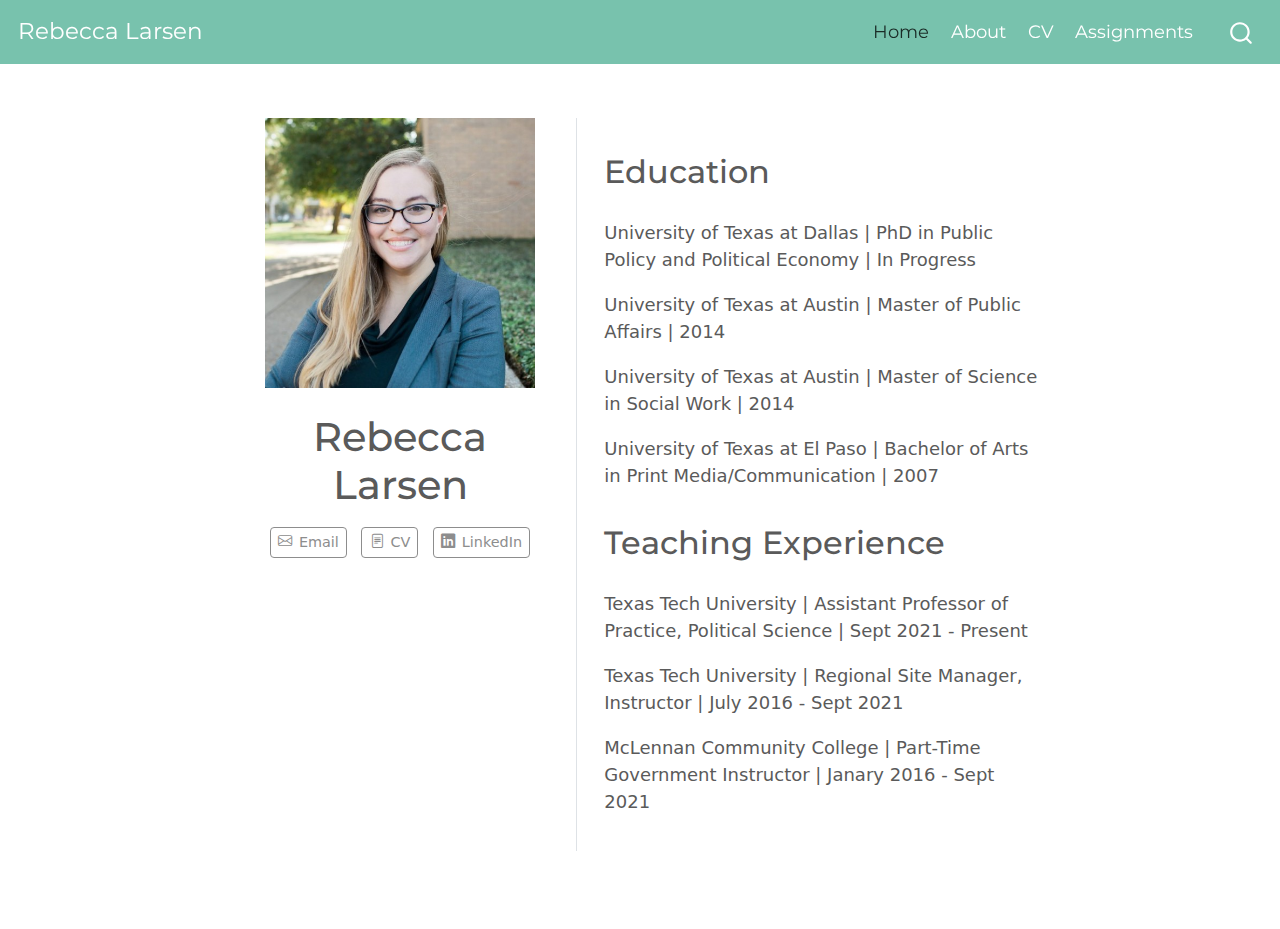
<file: index.html>
<!DOCTYPE html>
<html xmlns="http://www.w3.org/1999/xhtml" lang="en" xml:lang="en"><head>

<meta charset="utf-8">
<meta name="generator" content="quarto-1.2.335">

<meta name="viewport" content="width=device-width, initial-scale=1.0, user-scalable=yes">


<title>Rebecca Larsen</title>
<style>
code{white-space: pre-wrap;}
span.smallcaps{font-variant: small-caps;}
div.columns{display: flex; gap: min(4vw, 1.5em);}
div.column{flex: auto; overflow-x: auto;}
div.hanging-indent{margin-left: 1.5em; text-indent: -1.5em;}
ul.task-list{list-style: none;}
ul.task-list li input[type="checkbox"] {
  width: 0.8em;
  margin: 0 0.8em 0.2em -1.6em;
  vertical-align: middle;
}
</style>


<script src="site_libs/quarto-nav/quarto-nav.js"></script>
<script src="site_libs/quarto-nav/headroom.min.js"></script>
<script src="site_libs/clipboard/clipboard.min.js"></script>
<script src="site_libs/quarto-search/autocomplete.umd.js"></script>
<script src="site_libs/quarto-search/fuse.min.js"></script>
<script src="site_libs/quarto-search/quarto-search.js"></script>
<meta name="quarto:offset" content="./">
<script src="site_libs/quarto-html/quarto.js"></script>
<script src="site_libs/quarto-html/popper.min.js"></script>
<script src="site_libs/quarto-html/tippy.umd.min.js"></script>
<link href="site_libs/quarto-html/tippy.css" rel="stylesheet">
<link href="site_libs/quarto-html/quarto-syntax-highlighting.css" rel="stylesheet" id="quarto-text-highlighting-styles">
<script src="site_libs/bootstrap/bootstrap.min.js"></script>
<link href="site_libs/bootstrap/bootstrap-icons.css" rel="stylesheet">
<link href="site_libs/bootstrap/bootstrap.min.css" rel="stylesheet" id="quarto-bootstrap" data-mode="light">
<script id="quarto-search-options" type="application/json">{
  "location": "navbar",
  "copy-button": false,
  "collapse-after": 3,
  "panel-placement": "end",
  "type": "overlay",
  "limit": 20,
  "language": {
    "search-no-results-text": "No results",
    "search-matching-documents-text": "matching documents",
    "search-copy-link-title": "Copy link to search",
    "search-hide-matches-text": "Hide additional matches",
    "search-more-match-text": "more match in this document",
    "search-more-matches-text": "more matches in this document",
    "search-clear-button-title": "Clear",
    "search-detached-cancel-button-title": "Cancel",
    "search-submit-button-title": "Submit"
  }
}</script>


<link rel="stylesheet" href="styles.css">
</head>

<body class="nav-fixed fullcontent">

<div id="quarto-search-results"></div>
  <header id="quarto-header" class="headroom fixed-top">
    <nav class="navbar navbar-expand-lg navbar-dark ">
      <div class="navbar-container container-fluid">
      <div class="navbar-brand-container">
    <a class="navbar-brand" href="./index.html">
    <span class="navbar-title">Rebecca Larsen</span>
    </a>
  </div>
          <button class="navbar-toggler" type="button" data-bs-toggle="collapse" data-bs-target="#navbarCollapse" aria-controls="navbarCollapse" aria-expanded="false" aria-label="Toggle navigation" onclick="if (window.quartoToggleHeadroom) { window.quartoToggleHeadroom(); }">
  <span class="navbar-toggler-icon"></span>
</button>
          <div class="collapse navbar-collapse" id="navbarCollapse">
            <ul class="navbar-nav navbar-nav-scroll ms-auto">
  <li class="nav-item">
    <a class="nav-link active" href="./index.html" aria-current="page">
 <span class="menu-text">Home</span></a>
  </li>  
  <li class="nav-item">
    <a class="nav-link" href="./about.html">
 <span class="menu-text">About</span></a>
  </li>  
  <li class="nav-item">
    <a class="nav-link" href="./CV.pdf">
 <span class="menu-text">CV</span></a>
  </li>  
  <li class="nav-item">
    <a class="nav-link" href="./assignments.html">
 <span class="menu-text">Assignments</span></a>
  </li>  
</ul>
              <div id="quarto-search" class="" title="Search"></div>
          </div> <!-- /navcollapse -->
      </div> <!-- /container-fluid -->
    </nav>
</header>
<!-- content -->
<div id="quarto-content" class="quarto-container page-columns page-rows-contents page-layout-article page-navbar">
<!-- sidebar -->
<!-- margin-sidebar -->
    
<!-- main -->
<div class="quarto-about-trestles">
  <div class="about-entity">
    <img src="mypic.png" class="about-image
  rectangle " style="width: 15em;">
<header id="title-block-header" class="quarto-title-block default">
<div class="quarto-title">
<h1 class="title">Rebecca Larsen</h1>
</div>
<div class="quarto-title-meta">
  </div>
</header>
    <div class="about-links">
  <a href="mailto:rxl200028@utdallas.edu" class="about-link">
    <i class="bi bi-envelope"></i>
     <span class="about-link-text">Email</span>
  </a>
  <a href="/CV.pdf" class="about-link">
    <i class="bi bi-file-text"></i>
     <span class="about-link-text">CV</span>
  </a>
  <a href="https://www.linkedin.com/in/rebeccalarsen/" class="about-link">
    <i class="bi bi-linkedin"></i>
     <span class="about-link-text">LinkedIn</span>
  </a>
</div>
  </div>
  <div class="about-contents"><main class="content" id="quarto-document-content">
<div id="hero-heading">
<section id="education" class="level2">
<h2 data-anchor-id="education">Education</h2>
<p>University of Texas at Dallas | PhD in Public Policy and Political Economy | In Progress</p>
<p>University of Texas at Austin | Master of Public Affairs | 2014</p>
<p>University of Texas at Austin | Master of Science in Social Work | 2014</p>
<p>University of Texas at El Paso | Bachelor of Arts in Print Media/Communication | 2007</p>
</section>
<section id="teaching-experience" class="level2">
<h2 data-anchor-id="teaching-experience">Teaching Experience</h2>
<p>Texas Tech University | Assistant Professor of Practice, Political Science | Sept 2021 - Present</p>
<p>Texas Tech University | Regional Site Manager, Instructor | July 2016 - Sept 2021</p>
<p>McLennan Community College | Part-Time Government Instructor | Janary 2016 - Sept 2021</p>
</section>
</div>


</main></div>
</div>
 <!-- /main -->
<script id="quarto-html-after-body" type="application/javascript">
window.document.addEventListener("DOMContentLoaded", function (event) {
  const toggleBodyColorMode = (bsSheetEl) => {
    const mode = bsSheetEl.getAttribute("data-mode");
    const bodyEl = window.document.querySelector("body");
    if (mode === "dark") {
      bodyEl.classList.add("quarto-dark");
      bodyEl.classList.remove("quarto-light");
    } else {
      bodyEl.classList.add("quarto-light");
      bodyEl.classList.remove("quarto-dark");
    }
  }
  const toggleBodyColorPrimary = () => {
    const bsSheetEl = window.document.querySelector("link#quarto-bootstrap");
    if (bsSheetEl) {
      toggleBodyColorMode(bsSheetEl);
    }
  }
  toggleBodyColorPrimary();  
  const clipboard = new window.ClipboardJS('.code-copy-button', {
    target: function(trigger) {
      return trigger.previousElementSibling;
    }
  });
  clipboard.on('success', function(e) {
    // button target
    const button = e.trigger;
    // don't keep focus
    button.blur();
    // flash "checked"
    button.classList.add('code-copy-button-checked');
    var currentTitle = button.getAttribute("title");
    button.setAttribute("title", "Copied!");
    let tooltip;
    if (window.bootstrap) {
      button.setAttribute("data-bs-toggle", "tooltip");
      button.setAttribute("data-bs-placement", "left");
      button.setAttribute("data-bs-title", "Copied!");
      tooltip = new bootstrap.Tooltip(button, 
        { trigger: "manual", 
          customClass: "code-copy-button-tooltip",
          offset: [0, -8]});
      tooltip.show();    
    }
    setTimeout(function() {
      if (tooltip) {
        tooltip.hide();
        button.removeAttribute("data-bs-title");
        button.removeAttribute("data-bs-toggle");
        button.removeAttribute("data-bs-placement");
      }
      button.setAttribute("title", currentTitle);
      button.classList.remove('code-copy-button-checked');
    }, 1000);
    // clear code selection
    e.clearSelection();
  });
  function tippyHover(el, contentFn) {
    const config = {
      allowHTML: true,
      content: contentFn,
      maxWidth: 500,
      delay: 100,
      arrow: false,
      appendTo: function(el) {
          return el.parentElement;
      },
      interactive: true,
      interactiveBorder: 10,
      theme: 'quarto',
      placement: 'bottom-start'
    };
    window.tippy(el, config); 
  }
  const noterefs = window.document.querySelectorAll('a[role="doc-noteref"]');
  for (var i=0; i<noterefs.length; i++) {
    const ref = noterefs[i];
    tippyHover(ref, function() {
      // use id or data attribute instead here
      let href = ref.getAttribute('data-footnote-href') || ref.getAttribute('href');
      try { href = new URL(href).hash; } catch {}
      const id = href.replace(/^#\/?/, "");
      const note = window.document.getElementById(id);
      return note.innerHTML;
    });
  }
  const findCites = (el) => {
    const parentEl = el.parentElement;
    if (parentEl) {
      const cites = parentEl.dataset.cites;
      if (cites) {
        return {
          el,
          cites: cites.split(' ')
        };
      } else {
        return findCites(el.parentElement)
      }
    } else {
      return undefined;
    }
  };
  var bibliorefs = window.document.querySelectorAll('a[role="doc-biblioref"]');
  for (var i=0; i<bibliorefs.length; i++) {
    const ref = bibliorefs[i];
    const citeInfo = findCites(ref);
    if (citeInfo) {
      tippyHover(citeInfo.el, function() {
        var popup = window.document.createElement('div');
        citeInfo.cites.forEach(function(cite) {
          var citeDiv = window.document.createElement('div');
          citeDiv.classList.add('hanging-indent');
          citeDiv.classList.add('csl-entry');
          var biblioDiv = window.document.getElementById('ref-' + cite);
          if (biblioDiv) {
            citeDiv.innerHTML = biblioDiv.innerHTML;
          }
          popup.appendChild(citeDiv);
        });
        return popup.innerHTML;
      });
    }
  }
});
</script>
</div> <!-- /content -->



</body></html>
</file>
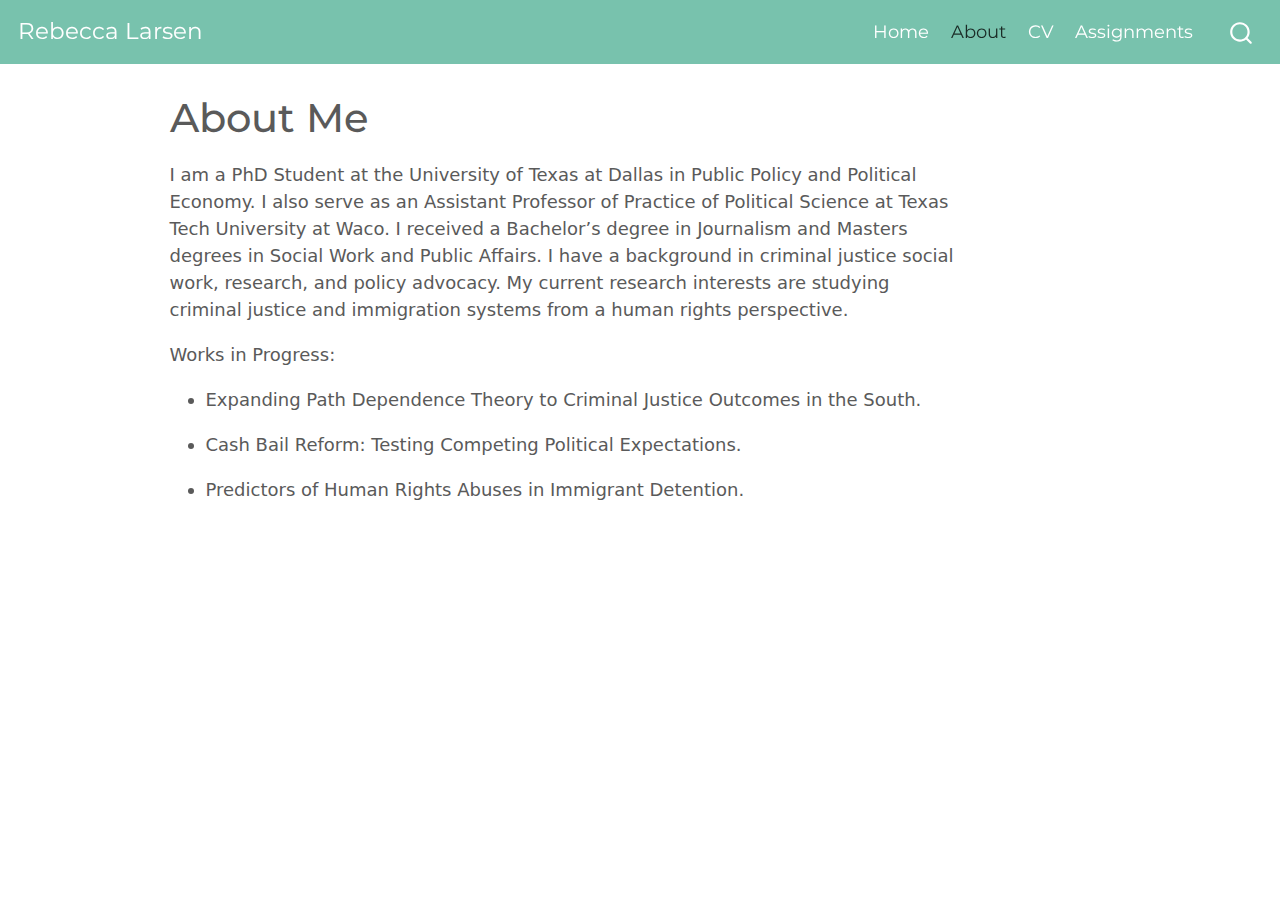
<file: about.html>
<!DOCTYPE html>
<html xmlns="http://www.w3.org/1999/xhtml" lang="en" xml:lang="en"><head>

<meta charset="utf-8">
<meta name="generator" content="quarto-1.2.335">

<meta name="viewport" content="width=device-width, initial-scale=1.0, user-scalable=yes">


<title>Rebecca Larsen - About Me</title>
<style>
code{white-space: pre-wrap;}
span.smallcaps{font-variant: small-caps;}
div.columns{display: flex; gap: min(4vw, 1.5em);}
div.column{flex: auto; overflow-x: auto;}
div.hanging-indent{margin-left: 1.5em; text-indent: -1.5em;}
ul.task-list{list-style: none;}
ul.task-list li input[type="checkbox"] {
  width: 0.8em;
  margin: 0 0.8em 0.2em -1.6em;
  vertical-align: middle;
}
</style>


<script src="site_libs/quarto-nav/quarto-nav.js"></script>
<script src="site_libs/quarto-nav/headroom.min.js"></script>
<script src="site_libs/clipboard/clipboard.min.js"></script>
<script src="site_libs/quarto-search/autocomplete.umd.js"></script>
<script src="site_libs/quarto-search/fuse.min.js"></script>
<script src="site_libs/quarto-search/quarto-search.js"></script>
<meta name="quarto:offset" content="./">
<script src="site_libs/quarto-html/quarto.js"></script>
<script src="site_libs/quarto-html/popper.min.js"></script>
<script src="site_libs/quarto-html/tippy.umd.min.js"></script>
<script src="site_libs/quarto-html/anchor.min.js"></script>
<link href="site_libs/quarto-html/tippy.css" rel="stylesheet">
<link href="site_libs/quarto-html/quarto-syntax-highlighting.css" rel="stylesheet" id="quarto-text-highlighting-styles">
<script src="site_libs/bootstrap/bootstrap.min.js"></script>
<link href="site_libs/bootstrap/bootstrap-icons.css" rel="stylesheet">
<link href="site_libs/bootstrap/bootstrap.min.css" rel="stylesheet" id="quarto-bootstrap" data-mode="light">
<script id="quarto-search-options" type="application/json">{
  "location": "navbar",
  "copy-button": false,
  "collapse-after": 3,
  "panel-placement": "end",
  "type": "overlay",
  "limit": 20,
  "language": {
    "search-no-results-text": "No results",
    "search-matching-documents-text": "matching documents",
    "search-copy-link-title": "Copy link to search",
    "search-hide-matches-text": "Hide additional matches",
    "search-more-match-text": "more match in this document",
    "search-more-matches-text": "more matches in this document",
    "search-clear-button-title": "Clear",
    "search-detached-cancel-button-title": "Cancel",
    "search-submit-button-title": "Submit"
  }
}</script>


<link rel="stylesheet" href="styles.css">
</head>

<body class="nav-fixed">

<div id="quarto-search-results"></div>
  <header id="quarto-header" class="headroom fixed-top">
    <nav class="navbar navbar-expand-lg navbar-dark ">
      <div class="navbar-container container-fluid">
      <div class="navbar-brand-container">
    <a class="navbar-brand" href="./index.html">
    <span class="navbar-title">Rebecca Larsen</span>
    </a>
  </div>
          <button class="navbar-toggler" type="button" data-bs-toggle="collapse" data-bs-target="#navbarCollapse" aria-controls="navbarCollapse" aria-expanded="false" aria-label="Toggle navigation" onclick="if (window.quartoToggleHeadroom) { window.quartoToggleHeadroom(); }">
  <span class="navbar-toggler-icon"></span>
</button>
          <div class="collapse navbar-collapse" id="navbarCollapse">
            <ul class="navbar-nav navbar-nav-scroll ms-auto">
  <li class="nav-item">
    <a class="nav-link" href="./index.html">
 <span class="menu-text">Home</span></a>
  </li>  
  <li class="nav-item">
    <a class="nav-link active" href="./about.html" aria-current="page">
 <span class="menu-text">About</span></a>
  </li>  
  <li class="nav-item">
    <a class="nav-link" href="./CV.pdf">
 <span class="menu-text">CV</span></a>
  </li>  
  <li class="nav-item">
    <a class="nav-link" href="./assignments.html">
 <span class="menu-text">Assignments</span></a>
  </li>  
</ul>
              <div id="quarto-search" class="" title="Search"></div>
          </div> <!-- /navcollapse -->
      </div> <!-- /container-fluid -->
    </nav>
</header>
<!-- content -->
<div id="quarto-content" class="quarto-container page-columns page-rows-contents page-layout-article page-navbar">
<!-- sidebar -->
<!-- margin-sidebar -->
    <div id="quarto-margin-sidebar" class="sidebar margin-sidebar">
        
    </div>
<!-- main -->
<main class="content" id="quarto-document-content">

<header id="title-block-header" class="quarto-title-block default">
<div class="quarto-title">
<h1 class="title">About Me</h1>
</div>



<div class="quarto-title-meta">

    
  
    
  </div>
  

</header>

<p>I am a PhD Student at the University of Texas at Dallas in Public Policy and Political Economy. I also serve as an Assistant Professor of Practice of Political Science at Texas Tech University at Waco. I received a Bachelor’s degree in Journalism and Masters degrees in Social Work and Public Affairs. I have a background in criminal justice social work, research, and policy advocacy. My current research interests are studying criminal justice and immigration systems from a human rights perspective.</p>
<p>Works in Progress:</p>
<ul>
<li><p>Expanding Path Dependence Theory to Criminal Justice Outcomes in the South.</p></li>
<li><p>Cash Bail Reform: Testing Competing Political Expectations.</p></li>
<li><p>Predictors of Human Rights Abuses in Immigrant Detention.</p></li>
</ul>



</main> <!-- /main -->
<script id="quarto-html-after-body" type="application/javascript">
window.document.addEventListener("DOMContentLoaded", function (event) {
  const toggleBodyColorMode = (bsSheetEl) => {
    const mode = bsSheetEl.getAttribute("data-mode");
    const bodyEl = window.document.querySelector("body");
    if (mode === "dark") {
      bodyEl.classList.add("quarto-dark");
      bodyEl.classList.remove("quarto-light");
    } else {
      bodyEl.classList.add("quarto-light");
      bodyEl.classList.remove("quarto-dark");
    }
  }
  const toggleBodyColorPrimary = () => {
    const bsSheetEl = window.document.querySelector("link#quarto-bootstrap");
    if (bsSheetEl) {
      toggleBodyColorMode(bsSheetEl);
    }
  }
  toggleBodyColorPrimary();  
  const icon = "";
  const anchorJS = new window.AnchorJS();
  anchorJS.options = {
    placement: 'right',
    icon: icon
  };
  anchorJS.add('.anchored');
  const clipboard = new window.ClipboardJS('.code-copy-button', {
    target: function(trigger) {
      return trigger.previousElementSibling;
    }
  });
  clipboard.on('success', function(e) {
    // button target
    const button = e.trigger;
    // don't keep focus
    button.blur();
    // flash "checked"
    button.classList.add('code-copy-button-checked');
    var currentTitle = button.getAttribute("title");
    button.setAttribute("title", "Copied!");
    let tooltip;
    if (window.bootstrap) {
      button.setAttribute("data-bs-toggle", "tooltip");
      button.setAttribute("data-bs-placement", "left");
      button.setAttribute("data-bs-title", "Copied!");
      tooltip = new bootstrap.Tooltip(button, 
        { trigger: "manual", 
          customClass: "code-copy-button-tooltip",
          offset: [0, -8]});
      tooltip.show();    
    }
    setTimeout(function() {
      if (tooltip) {
        tooltip.hide();
        button.removeAttribute("data-bs-title");
        button.removeAttribute("data-bs-toggle");
        button.removeAttribute("data-bs-placement");
      }
      button.setAttribute("title", currentTitle);
      button.classList.remove('code-copy-button-checked');
    }, 1000);
    // clear code selection
    e.clearSelection();
  });
  function tippyHover(el, contentFn) {
    const config = {
      allowHTML: true,
      content: contentFn,
      maxWidth: 500,
      delay: 100,
      arrow: false,
      appendTo: function(el) {
          return el.parentElement;
      },
      interactive: true,
      interactiveBorder: 10,
      theme: 'quarto',
      placement: 'bottom-start'
    };
    window.tippy(el, config); 
  }
  const noterefs = window.document.querySelectorAll('a[role="doc-noteref"]');
  for (var i=0; i<noterefs.length; i++) {
    const ref = noterefs[i];
    tippyHover(ref, function() {
      // use id or data attribute instead here
      let href = ref.getAttribute('data-footnote-href') || ref.getAttribute('href');
      try { href = new URL(href).hash; } catch {}
      const id = href.replace(/^#\/?/, "");
      const note = window.document.getElementById(id);
      return note.innerHTML;
    });
  }
  const findCites = (el) => {
    const parentEl = el.parentElement;
    if (parentEl) {
      const cites = parentEl.dataset.cites;
      if (cites) {
        return {
          el,
          cites: cites.split(' ')
        };
      } else {
        return findCites(el.parentElement)
      }
    } else {
      return undefined;
    }
  };
  var bibliorefs = window.document.querySelectorAll('a[role="doc-biblioref"]');
  for (var i=0; i<bibliorefs.length; i++) {
    const ref = bibliorefs[i];
    const citeInfo = findCites(ref);
    if (citeInfo) {
      tippyHover(citeInfo.el, function() {
        var popup = window.document.createElement('div');
        citeInfo.cites.forEach(function(cite) {
          var citeDiv = window.document.createElement('div');
          citeDiv.classList.add('hanging-indent');
          citeDiv.classList.add('csl-entry');
          var biblioDiv = window.document.getElementById('ref-' + cite);
          if (biblioDiv) {
            citeDiv.innerHTML = biblioDiv.innerHTML;
          }
          popup.appendChild(citeDiv);
        });
        return popup.innerHTML;
      });
    }
  }
});
</script>
</div> <!-- /content -->



</body></html>
</file>
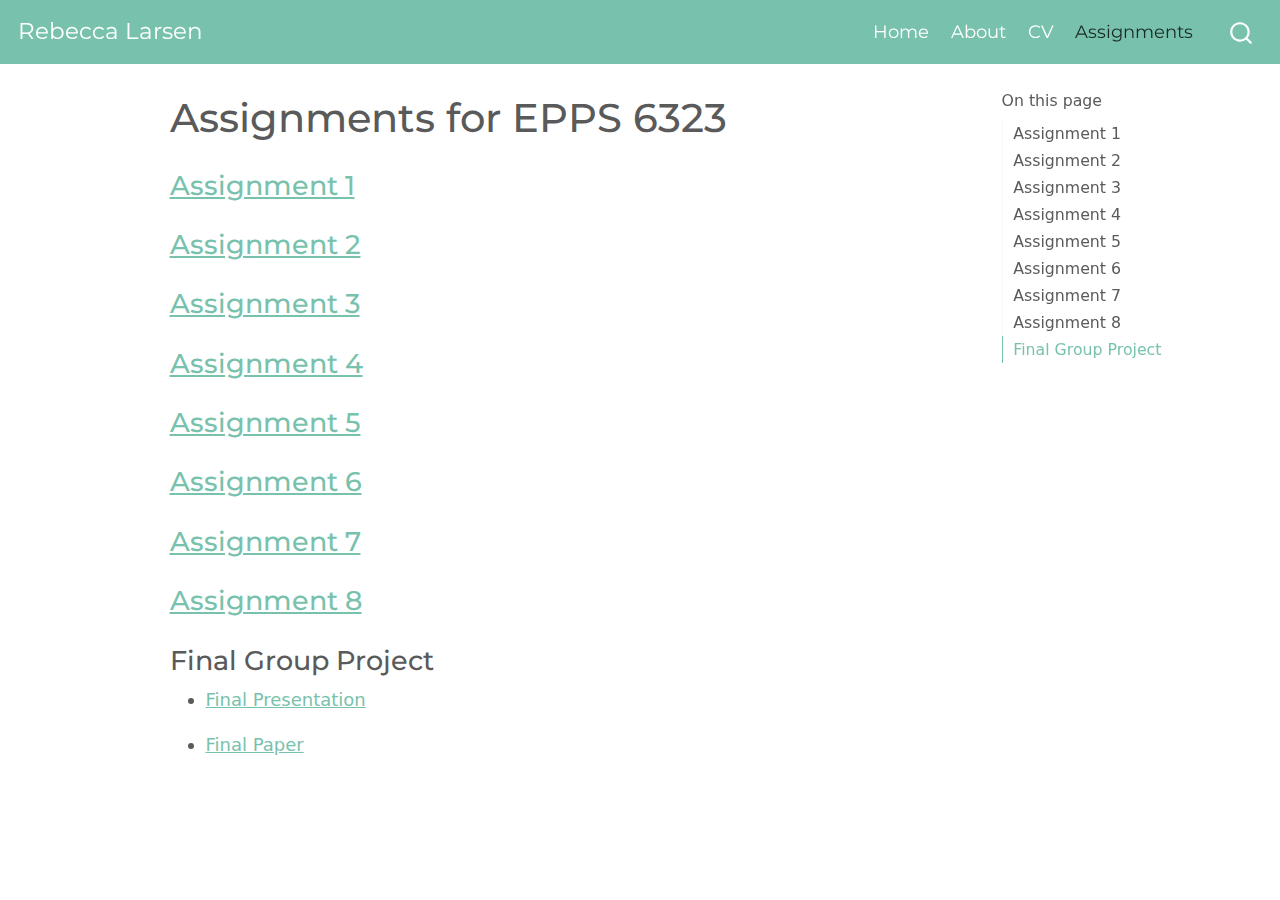
<file: assignments.html>
<!DOCTYPE html>
<html xmlns="http://www.w3.org/1999/xhtml" lang="en" xml:lang="en"><head>

<meta charset="utf-8">
<meta name="generator" content="quarto-1.2.335">

<meta name="viewport" content="width=device-width, initial-scale=1.0, user-scalable=yes">


<title>Rebecca Larsen - Assignments for EPPS 6323</title>
<style>
code{white-space: pre-wrap;}
span.smallcaps{font-variant: small-caps;}
div.columns{display: flex; gap: min(4vw, 1.5em);}
div.column{flex: auto; overflow-x: auto;}
div.hanging-indent{margin-left: 1.5em; text-indent: -1.5em;}
ul.task-list{list-style: none;}
ul.task-list li input[type="checkbox"] {
  width: 0.8em;
  margin: 0 0.8em 0.2em -1.6em;
  vertical-align: middle;
}
</style>


<script src="site_libs/quarto-nav/quarto-nav.js"></script>
<script src="site_libs/quarto-nav/headroom.min.js"></script>
<script src="site_libs/clipboard/clipboard.min.js"></script>
<script src="site_libs/quarto-search/autocomplete.umd.js"></script>
<script src="site_libs/quarto-search/fuse.min.js"></script>
<script src="site_libs/quarto-search/quarto-search.js"></script>
<meta name="quarto:offset" content="./">
<script src="site_libs/quarto-html/quarto.js"></script>
<script src="site_libs/quarto-html/popper.min.js"></script>
<script src="site_libs/quarto-html/tippy.umd.min.js"></script>
<script src="site_libs/quarto-html/anchor.min.js"></script>
<link href="site_libs/quarto-html/tippy.css" rel="stylesheet">
<link href="site_libs/quarto-html/quarto-syntax-highlighting.css" rel="stylesheet" id="quarto-text-highlighting-styles">
<script src="site_libs/bootstrap/bootstrap.min.js"></script>
<link href="site_libs/bootstrap/bootstrap-icons.css" rel="stylesheet">
<link href="site_libs/bootstrap/bootstrap.min.css" rel="stylesheet" id="quarto-bootstrap" data-mode="light">
<script id="quarto-search-options" type="application/json">{
  "location": "navbar",
  "copy-button": false,
  "collapse-after": 3,
  "panel-placement": "end",
  "type": "overlay",
  "limit": 20,
  "language": {
    "search-no-results-text": "No results",
    "search-matching-documents-text": "matching documents",
    "search-copy-link-title": "Copy link to search",
    "search-hide-matches-text": "Hide additional matches",
    "search-more-match-text": "more match in this document",
    "search-more-matches-text": "more matches in this document",
    "search-clear-button-title": "Clear",
    "search-detached-cancel-button-title": "Cancel",
    "search-submit-button-title": "Submit"
  }
}</script>


<link rel="stylesheet" href="styles.css">
</head>

<body class="nav-fixed">

<div id="quarto-search-results"></div>
  <header id="quarto-header" class="headroom fixed-top">
    <nav class="navbar navbar-expand-lg navbar-dark ">
      <div class="navbar-container container-fluid">
      <div class="navbar-brand-container">
    <a class="navbar-brand" href="./index.html">
    <span class="navbar-title">Rebecca Larsen</span>
    </a>
  </div>
          <button class="navbar-toggler" type="button" data-bs-toggle="collapse" data-bs-target="#navbarCollapse" aria-controls="navbarCollapse" aria-expanded="false" aria-label="Toggle navigation" onclick="if (window.quartoToggleHeadroom) { window.quartoToggleHeadroom(); }">
  <span class="navbar-toggler-icon"></span>
</button>
          <div class="collapse navbar-collapse" id="navbarCollapse">
            <ul class="navbar-nav navbar-nav-scroll ms-auto">
  <li class="nav-item">
    <a class="nav-link" href="./index.html">
 <span class="menu-text">Home</span></a>
  </li>  
  <li class="nav-item">
    <a class="nav-link" href="./about.html">
 <span class="menu-text">About</span></a>
  </li>  
  <li class="nav-item">
    <a class="nav-link" href="./CV.pdf">
 <span class="menu-text">CV</span></a>
  </li>  
  <li class="nav-item">
    <a class="nav-link active" href="./assignments.html" aria-current="page">
 <span class="menu-text">Assignments</span></a>
  </li>  
</ul>
              <div id="quarto-search" class="" title="Search"></div>
          </div> <!-- /navcollapse -->
      </div> <!-- /container-fluid -->
    </nav>
</header>
<!-- content -->
<div id="quarto-content" class="quarto-container page-columns page-rows-contents page-layout-article page-navbar">
<!-- sidebar -->
<!-- margin-sidebar -->
    <div id="quarto-margin-sidebar" class="sidebar margin-sidebar">
        <nav id="TOC" role="doc-toc" class="toc-active">
    <h2 id="toc-title">On this page</h2>
   
  <ul>
  <li><a href="#assignment-1" id="toc-assignment-1" class="nav-link active" data-scroll-target="#assignment-1">Assignment 1</a></li>
  <li><a href="#assignment-2" id="toc-assignment-2" class="nav-link" data-scroll-target="#assignment-2">Assignment 2</a></li>
  <li><a href="#assignment-3" id="toc-assignment-3" class="nav-link" data-scroll-target="#assignment-3">Assignment 3</a></li>
  <li><a href="#assignment-4" id="toc-assignment-4" class="nav-link" data-scroll-target="#assignment-4">Assignment 4</a></li>
  <li><a href="#assignment-5" id="toc-assignment-5" class="nav-link" data-scroll-target="#assignment-5">Assignment 5</a></li>
  <li><a href="#assignment-6" id="toc-assignment-6" class="nav-link" data-scroll-target="#assignment-6">Assignment 6</a></li>
  <li><a href="#assignment-7" id="toc-assignment-7" class="nav-link" data-scroll-target="#assignment-7">Assignment 7</a></li>
  <li><a href="#assignment-8" id="toc-assignment-8" class="nav-link" data-scroll-target="#assignment-8">Assignment 8</a></li>
  <li><a href="#final-group-project" id="toc-final-group-project" class="nav-link" data-scroll-target="#final-group-project">Final Group Project</a></li>
  </ul>
</nav>
    </div>
<!-- main -->
<main class="content" id="quarto-document-content">

<header id="title-block-header" class="quarto-title-block default">
<div class="quarto-title">
<h1 class="title">Assignments for EPPS 6323</h1>
</div>



<div class="quarto-title-meta">

    
  
    
  </div>
  

</header>

<section id="assignment-1" class="level3">
<h3 class="anchored" data-anchor-id="assignment-1"><a href="https://r-larsen.github.io/Assignment1.html">Assignment 1</a></h3>
</section>
<section id="assignment-2" class="level3">
<h3 class="anchored" data-anchor-id="assignment-2"><a href="https://r-larsen.github.io/Assignment2.html">Assignment 2</a></h3>
</section>
<section id="assignment-3" class="level3">
<h3 class="anchored" data-anchor-id="assignment-3"><a href="https://r-larsen.github.io/Assignment3.html">Assignment 3</a></h3>
</section>
<section id="assignment-4" class="level3">
<h3 class="anchored" data-anchor-id="assignment-4"><a href="https://r-larsen.github.io/Assignment4.html">Assignment 4</a></h3>
</section>
<section id="assignment-5" class="level3">
<h3 class="anchored" data-anchor-id="assignment-5"><a href="https://rebeccalarsen.github.io/Assignment5.html">Assignment 5</a></h3>
</section>
<section id="assignment-6" class="level3">
<h3 class="anchored" data-anchor-id="assignment-6"><a href="https://r-larsen.github.io/Assignment6.html">Assignment 6</a></h3>
</section>
<section id="assignment-7" class="level3">
<h3 class="anchored" data-anchor-id="assignment-7"><a href="https://rebeccalarsen.github.io/Assignment7.html">Assignment 7</a></h3>
</section>
<section id="assignment-8" class="level3">
<h3 class="anchored" data-anchor-id="assignment-8"><a href="https://rebeccalarsen.github.io/Assignment8.html">Assignment 8</a></h3>
</section>
<section id="final-group-project" class="level3">
<h3 class="anchored" data-anchor-id="final-group-project">Final Group Project</h3>
<ul>
<li><p><a href="https://www.canva.com/design/DAFgUG_xDJA/ONQ-wDp7wewOvzKvSajS8g/edit?utm_content=DAFgUG_xDJA&amp;utm_campaign=designshare&amp;utm_medium=link2&amp;utm_source=sharebutton">Final Presentation</a></p></li>
<li><p><a href="https://rebeccalarsen.github.io/finalproject.pdf">Final Paper</a></p></li>
</ul>


</section>

</main> <!-- /main -->
<script id="quarto-html-after-body" type="application/javascript">
window.document.addEventListener("DOMContentLoaded", function (event) {
  const toggleBodyColorMode = (bsSheetEl) => {
    const mode = bsSheetEl.getAttribute("data-mode");
    const bodyEl = window.document.querySelector("body");
    if (mode === "dark") {
      bodyEl.classList.add("quarto-dark");
      bodyEl.classList.remove("quarto-light");
    } else {
      bodyEl.classList.add("quarto-light");
      bodyEl.classList.remove("quarto-dark");
    }
  }
  const toggleBodyColorPrimary = () => {
    const bsSheetEl = window.document.querySelector("link#quarto-bootstrap");
    if (bsSheetEl) {
      toggleBodyColorMode(bsSheetEl);
    }
  }
  toggleBodyColorPrimary();  
  const icon = "";
  const anchorJS = new window.AnchorJS();
  anchorJS.options = {
    placement: 'right',
    icon: icon
  };
  anchorJS.add('.anchored');
  const clipboard = new window.ClipboardJS('.code-copy-button', {
    target: function(trigger) {
      return trigger.previousElementSibling;
    }
  });
  clipboard.on('success', function(e) {
    // button target
    const button = e.trigger;
    // don't keep focus
    button.blur();
    // flash "checked"
    button.classList.add('code-copy-button-checked');
    var currentTitle = button.getAttribute("title");
    button.setAttribute("title", "Copied!");
    let tooltip;
    if (window.bootstrap) {
      button.setAttribute("data-bs-toggle", "tooltip");
      button.setAttribute("data-bs-placement", "left");
      button.setAttribute("data-bs-title", "Copied!");
      tooltip = new bootstrap.Tooltip(button, 
        { trigger: "manual", 
          customClass: "code-copy-button-tooltip",
          offset: [0, -8]});
      tooltip.show();    
    }
    setTimeout(function() {
      if (tooltip) {
        tooltip.hide();
        button.removeAttribute("data-bs-title");
        button.removeAttribute("data-bs-toggle");
        button.removeAttribute("data-bs-placement");
      }
      button.setAttribute("title", currentTitle);
      button.classList.remove('code-copy-button-checked');
    }, 1000);
    // clear code selection
    e.clearSelection();
  });
  function tippyHover(el, contentFn) {
    const config = {
      allowHTML: true,
      content: contentFn,
      maxWidth: 500,
      delay: 100,
      arrow: false,
      appendTo: function(el) {
          return el.parentElement;
      },
      interactive: true,
      interactiveBorder: 10,
      theme: 'quarto',
      placement: 'bottom-start'
    };
    window.tippy(el, config); 
  }
  const noterefs = window.document.querySelectorAll('a[role="doc-noteref"]');
  for (var i=0; i<noterefs.length; i++) {
    const ref = noterefs[i];
    tippyHover(ref, function() {
      // use id or data attribute instead here
      let href = ref.getAttribute('data-footnote-href') || ref.getAttribute('href');
      try { href = new URL(href).hash; } catch {}
      const id = href.replace(/^#\/?/, "");
      const note = window.document.getElementById(id);
      return note.innerHTML;
    });
  }
  const findCites = (el) => {
    const parentEl = el.parentElement;
    if (parentEl) {
      const cites = parentEl.dataset.cites;
      if (cites) {
        return {
          el,
          cites: cites.split(' ')
        };
      } else {
        return findCites(el.parentElement)
      }
    } else {
      return undefined;
    }
  };
  var bibliorefs = window.document.querySelectorAll('a[role="doc-biblioref"]');
  for (var i=0; i<bibliorefs.length; i++) {
    const ref = bibliorefs[i];
    const citeInfo = findCites(ref);
    if (citeInfo) {
      tippyHover(citeInfo.el, function() {
        var popup = window.document.createElement('div');
        citeInfo.cites.forEach(function(cite) {
          var citeDiv = window.document.createElement('div');
          citeDiv.classList.add('hanging-indent');
          citeDiv.classList.add('csl-entry');
          var biblioDiv = window.document.getElementById('ref-' + cite);
          if (biblioDiv) {
            citeDiv.innerHTML = biblioDiv.innerHTML;
          }
          popup.appendChild(citeDiv);
        });
        return popup.innerHTML;
      });
    }
  }
});
</script>
</div> <!-- /content -->



</body></html>
</file>
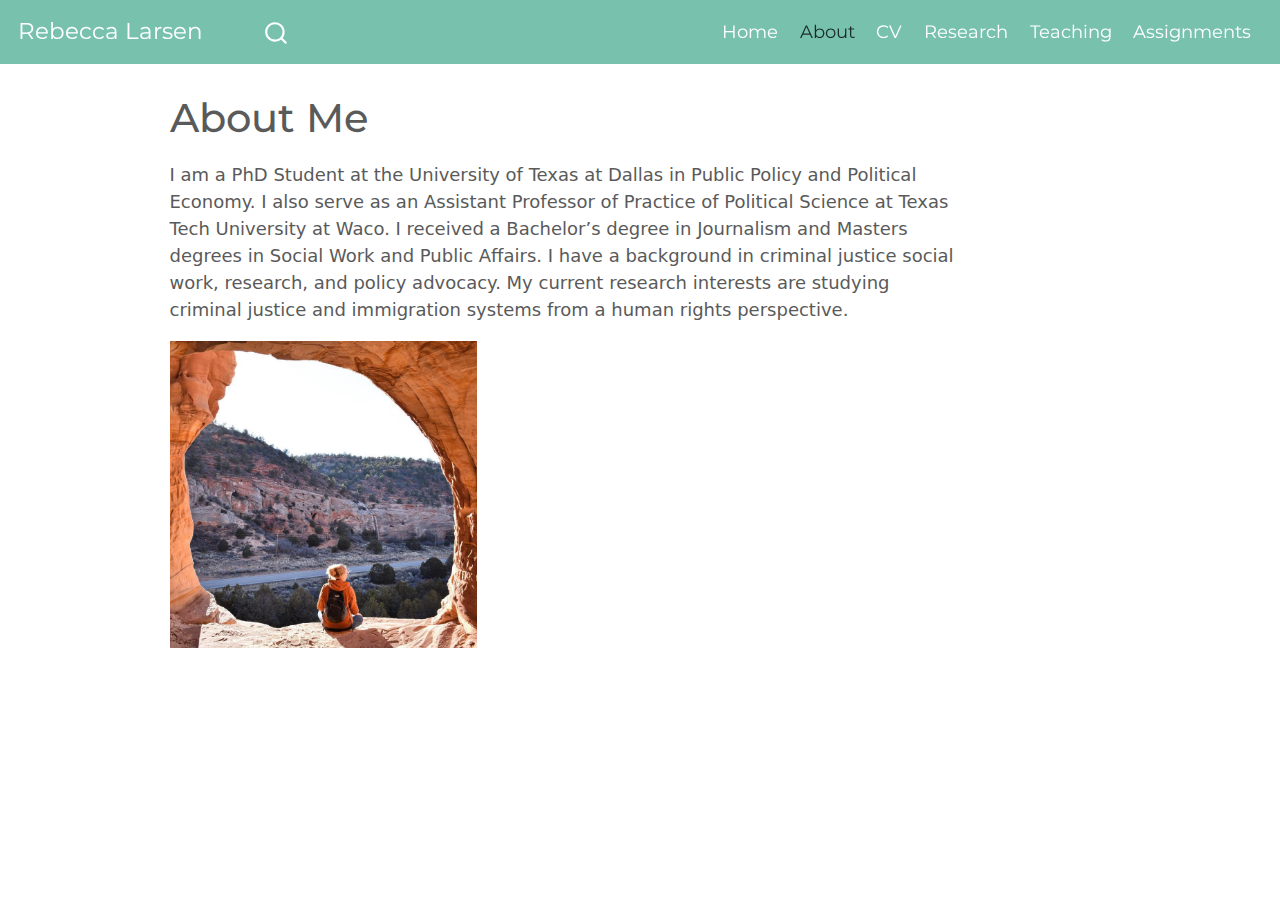
<file: docs/about.html>
<!DOCTYPE html>
<html xmlns="http://www.w3.org/1999/xhtml" lang="en" xml:lang="en"><head>

<meta charset="utf-8">
<meta name="generator" content="quarto-1.3.353">

<meta name="viewport" content="width=device-width, initial-scale=1.0, user-scalable=yes">


<title>Rebecca Larsen - About Me</title>
<style>
code{white-space: pre-wrap;}
span.smallcaps{font-variant: small-caps;}
div.columns{display: flex; gap: min(4vw, 1.5em);}
div.column{flex: auto; overflow-x: auto;}
div.hanging-indent{margin-left: 1.5em; text-indent: -1.5em;}
ul.task-list{list-style: none;}
ul.task-list li input[type="checkbox"] {
  width: 0.8em;
  margin: 0 0.8em 0.2em -1em; /* quarto-specific, see https://github.com/quarto-dev/quarto-cli/issues/4556 */ 
  vertical-align: middle;
}
</style>


<script src="site_libs/quarto-nav/quarto-nav.js"></script>
<script src="site_libs/quarto-nav/headroom.min.js"></script>
<script src="site_libs/clipboard/clipboard.min.js"></script>
<script src="site_libs/quarto-search/autocomplete.umd.js"></script>
<script src="site_libs/quarto-search/fuse.min.js"></script>
<script src="site_libs/quarto-search/quarto-search.js"></script>
<meta name="quarto:offset" content="./">
<script src="site_libs/quarto-html/quarto.js"></script>
<script src="site_libs/quarto-html/popper.min.js"></script>
<script src="site_libs/quarto-html/tippy.umd.min.js"></script>
<script src="site_libs/quarto-html/anchor.min.js"></script>
<link href="site_libs/quarto-html/tippy.css" rel="stylesheet">
<link href="site_libs/quarto-html/quarto-syntax-highlighting.css" rel="stylesheet" id="quarto-text-highlighting-styles">
<script src="site_libs/bootstrap/bootstrap.min.js"></script>
<link href="site_libs/bootstrap/bootstrap-icons.css" rel="stylesheet">
<link href="site_libs/bootstrap/bootstrap.min.css" rel="stylesheet" id="quarto-bootstrap" data-mode="light">
<script id="quarto-search-options" type="application/json">{
  "location": "navbar",
  "copy-button": false,
  "collapse-after": 3,
  "panel-placement": "end",
  "type": "overlay",
  "limit": 20,
  "language": {
    "search-no-results-text": "No results",
    "search-matching-documents-text": "matching documents",
    "search-copy-link-title": "Copy link to search",
    "search-hide-matches-text": "Hide additional matches",
    "search-more-match-text": "more match in this document",
    "search-more-matches-text": "more matches in this document",
    "search-clear-button-title": "Clear",
    "search-detached-cancel-button-title": "Cancel",
    "search-submit-button-title": "Submit"
  }
}</script>


<link rel="stylesheet" href="styles.css">
</head>

<body class="nav-fixed">

<div id="quarto-search-results"></div>
  <header id="quarto-header" class="headroom fixed-top">
    <nav class="navbar navbar-expand-lg navbar-dark ">
      <div class="navbar-container container-fluid">
      <div class="navbar-brand-container">
    <a class="navbar-brand" href="./index.html">
    <span class="navbar-title">Rebecca Larsen</span>
    </a>
  </div>
            <div id="quarto-search" class="" title="Search"></div>
          <button class="navbar-toggler" type="button" data-bs-toggle="collapse" data-bs-target="#navbarCollapse" aria-controls="navbarCollapse" aria-expanded="false" aria-label="Toggle navigation" onclick="if (window.quartoToggleHeadroom) { window.quartoToggleHeadroom(); }">
  <span class="navbar-toggler-icon"></span>
</button>
          <div class="collapse navbar-collapse" id="navbarCollapse">
            <ul class="navbar-nav navbar-nav-scroll ms-auto">
  <li class="nav-item">
    <a class="nav-link" href="./index.html" rel="" target="">
 <span class="menu-text">Home</span></a>
  </li>  
  <li class="nav-item">
    <a class="nav-link active" href="./about.html" rel="" target="" aria-current="page">
 <span class="menu-text">About</span></a>
  </li>  
  <li class="nav-item">
    <a class="nav-link" href="./CV.pdf" rel="" target="">
 <span class="menu-text">CV</span></a>
  </li>  
  <li class="nav-item">
    <a class="nav-link" href="./research.html" rel="" target="">
 <span class="menu-text">Research</span></a>
  </li>  
  <li class="nav-item">
    <a class="nav-link" href="./teaching.html" rel="" target="">
 <span class="menu-text">Teaching</span></a>
  </li>  
  <li class="nav-item">
    <a class="nav-link" href="./assignments.html" rel="" target="">
 <span class="menu-text">Assignments</span></a>
  </li>  
</ul>
            <div class="quarto-navbar-tools">
</div>
          </div> <!-- /navcollapse -->
      </div> <!-- /container-fluid -->
    </nav>
</header>
<!-- content -->
<div id="quarto-content" class="quarto-container page-columns page-rows-contents page-layout-article page-navbar">
<!-- sidebar -->
<!-- margin-sidebar -->
    <div id="quarto-margin-sidebar" class="sidebar margin-sidebar">
        
    </div>
<!-- main -->
<main class="content" id="quarto-document-content">

<header id="title-block-header" class="quarto-title-block default">
<div class="quarto-title">
<h1 class="title">About Me</h1>
</div>



<div class="quarto-title-meta">

    
  
    
  </div>
  

</header>

<p>I am a PhD Student at the University of Texas at Dallas in Public Policy and Political Economy. I also serve as an Assistant Professor of Practice of Political Science at Texas Tech University at Waco. I received a Bachelor’s degree in Journalism and Masters degrees in Social Work and Public Affairs. I have a background in criminal justice social work, research, and policy advocacy. My current research interests are studying criminal justice and immigration systems from a human rights perspective.</p>
<div class="quarto-figure quarto-figure-left">
<figure class="figure">
<p><img src="docs/mypic2.jpg" class="img-fluid figure-img" width="307"></p>
</figure>
</div>



</main> <!-- /main -->
<script id="quarto-html-after-body" type="application/javascript">
window.document.addEventListener("DOMContentLoaded", function (event) {
  const toggleBodyColorMode = (bsSheetEl) => {
    const mode = bsSheetEl.getAttribute("data-mode");
    const bodyEl = window.document.querySelector("body");
    if (mode === "dark") {
      bodyEl.classList.add("quarto-dark");
      bodyEl.classList.remove("quarto-light");
    } else {
      bodyEl.classList.add("quarto-light");
      bodyEl.classList.remove("quarto-dark");
    }
  }
  const toggleBodyColorPrimary = () => {
    const bsSheetEl = window.document.querySelector("link#quarto-bootstrap");
    if (bsSheetEl) {
      toggleBodyColorMode(bsSheetEl);
    }
  }
  toggleBodyColorPrimary();  
  const icon = "";
  const anchorJS = new window.AnchorJS();
  anchorJS.options = {
    placement: 'right',
    icon: icon
  };
  anchorJS.add('.anchored');
  const isCodeAnnotation = (el) => {
    for (const clz of el.classList) {
      if (clz.startsWith('code-annotation-')) {                     
        return true;
      }
    }
    return false;
  }
  const clipboard = new window.ClipboardJS('.code-copy-button', {
    text: function(trigger) {
      const codeEl = trigger.previousElementSibling.cloneNode(true);
      for (const childEl of codeEl.children) {
        if (isCodeAnnotation(childEl)) {
          childEl.remove();
        }
      }
      return codeEl.innerText;
    }
  });
  clipboard.on('success', function(e) {
    // button target
    const button = e.trigger;
    // don't keep focus
    button.blur();
    // flash "checked"
    button.classList.add('code-copy-button-checked');
    var currentTitle = button.getAttribute("title");
    button.setAttribute("title", "Copied!");
    let tooltip;
    if (window.bootstrap) {
      button.setAttribute("data-bs-toggle", "tooltip");
      button.setAttribute("data-bs-placement", "left");
      button.setAttribute("data-bs-title", "Copied!");
      tooltip = new bootstrap.Tooltip(button, 
        { trigger: "manual", 
          customClass: "code-copy-button-tooltip",
          offset: [0, -8]});
      tooltip.show();    
    }
    setTimeout(function() {
      if (tooltip) {
        tooltip.hide();
        button.removeAttribute("data-bs-title");
        button.removeAttribute("data-bs-toggle");
        button.removeAttribute("data-bs-placement");
      }
      button.setAttribute("title", currentTitle);
      button.classList.remove('code-copy-button-checked');
    }, 1000);
    // clear code selection
    e.clearSelection();
  });
  function tippyHover(el, contentFn) {
    const config = {
      allowHTML: true,
      content: contentFn,
      maxWidth: 500,
      delay: 100,
      arrow: false,
      appendTo: function(el) {
          return el.parentElement;
      },
      interactive: true,
      interactiveBorder: 10,
      theme: 'quarto',
      placement: 'bottom-start'
    };
    window.tippy(el, config); 
  }
  const noterefs = window.document.querySelectorAll('a[role="doc-noteref"]');
  for (var i=0; i<noterefs.length; i++) {
    const ref = noterefs[i];
    tippyHover(ref, function() {
      // use id or data attribute instead here
      let href = ref.getAttribute('data-footnote-href') || ref.getAttribute('href');
      try { href = new URL(href).hash; } catch {}
      const id = href.replace(/^#\/?/, "");
      const note = window.document.getElementById(id);
      return note.innerHTML;
    });
  }
      let selectedAnnoteEl;
      const selectorForAnnotation = ( cell, annotation) => {
        let cellAttr = 'data-code-cell="' + cell + '"';
        let lineAttr = 'data-code-annotation="' +  annotation + '"';
        const selector = 'span[' + cellAttr + '][' + lineAttr + ']';
        return selector;
      }
      const selectCodeLines = (annoteEl) => {
        const doc = window.document;
        const targetCell = annoteEl.getAttribute("data-target-cell");
        const targetAnnotation = annoteEl.getAttribute("data-target-annotation");
        const annoteSpan = window.document.querySelector(selectorForAnnotation(targetCell, targetAnnotation));
        const lines = annoteSpan.getAttribute("data-code-lines").split(",");
        const lineIds = lines.map((line) => {
          return targetCell + "-" + line;
        })
        let top = null;
        let height = null;
        let parent = null;
        if (lineIds.length > 0) {
            //compute the position of the single el (top and bottom and make a div)
            const el = window.document.getElementById(lineIds[0]);
            top = el.offsetTop;
            height = el.offsetHeight;
            parent = el.parentElement.parentElement;
          if (lineIds.length > 1) {
            const lastEl = window.document.getElementById(lineIds[lineIds.length - 1]);
            const bottom = lastEl.offsetTop + lastEl.offsetHeight;
            height = bottom - top;
          }
          if (top !== null && height !== null && parent !== null) {
            // cook up a div (if necessary) and position it 
            let div = window.document.getElementById("code-annotation-line-highlight");
            if (div === null) {
              div = window.document.createElement("div");
              div.setAttribute("id", "code-annotation-line-highlight");
              div.style.position = 'absolute';
              parent.appendChild(div);
            }
            div.style.top = top - 2 + "px";
            div.style.height = height + 4 + "px";
            let gutterDiv = window.document.getElementById("code-annotation-line-highlight-gutter");
            if (gutterDiv === null) {
              gutterDiv = window.document.createElement("div");
              gutterDiv.setAttribute("id", "code-annotation-line-highlight-gutter");
              gutterDiv.style.position = 'absolute';
              const codeCell = window.document.getElementById(targetCell);
              const gutter = codeCell.querySelector('.code-annotation-gutter');
              gutter.appendChild(gutterDiv);
            }
            gutterDiv.style.top = top - 2 + "px";
            gutterDiv.style.height = height + 4 + "px";
          }
          selectedAnnoteEl = annoteEl;
        }
      };
      const unselectCodeLines = () => {
        const elementsIds = ["code-annotation-line-highlight", "code-annotation-line-highlight-gutter"];
        elementsIds.forEach((elId) => {
          const div = window.document.getElementById(elId);
          if (div) {
            div.remove();
          }
        });
        selectedAnnoteEl = undefined;
      };
      // Attach click handler to the DT
      const annoteDls = window.document.querySelectorAll('dt[data-target-cell]');
      for (const annoteDlNode of annoteDls) {
        annoteDlNode.addEventListener('click', (event) => {
          const clickedEl = event.target;
          if (clickedEl !== selectedAnnoteEl) {
            unselectCodeLines();
            const activeEl = window.document.querySelector('dt[data-target-cell].code-annotation-active');
            if (activeEl) {
              activeEl.classList.remove('code-annotation-active');
            }
            selectCodeLines(clickedEl);
            clickedEl.classList.add('code-annotation-active');
          } else {
            // Unselect the line
            unselectCodeLines();
            clickedEl.classList.remove('code-annotation-active');
          }
        });
      }
  const findCites = (el) => {
    const parentEl = el.parentElement;
    if (parentEl) {
      const cites = parentEl.dataset.cites;
      if (cites) {
        return {
          el,
          cites: cites.split(' ')
        };
      } else {
        return findCites(el.parentElement)
      }
    } else {
      return undefined;
    }
  };
  var bibliorefs = window.document.querySelectorAll('a[role="doc-biblioref"]');
  for (var i=0; i<bibliorefs.length; i++) {
    const ref = bibliorefs[i];
    const citeInfo = findCites(ref);
    if (citeInfo) {
      tippyHover(citeInfo.el, function() {
        var popup = window.document.createElement('div');
        citeInfo.cites.forEach(function(cite) {
          var citeDiv = window.document.createElement('div');
          citeDiv.classList.add('hanging-indent');
          citeDiv.classList.add('csl-entry');
          var biblioDiv = window.document.getElementById('ref-' + cite);
          if (biblioDiv) {
            citeDiv.innerHTML = biblioDiv.innerHTML;
          }
          popup.appendChild(citeDiv);
        });
        return popup.innerHTML;
      });
    }
  }
});
</script>
</div> <!-- /content -->



</body></html>
</file>
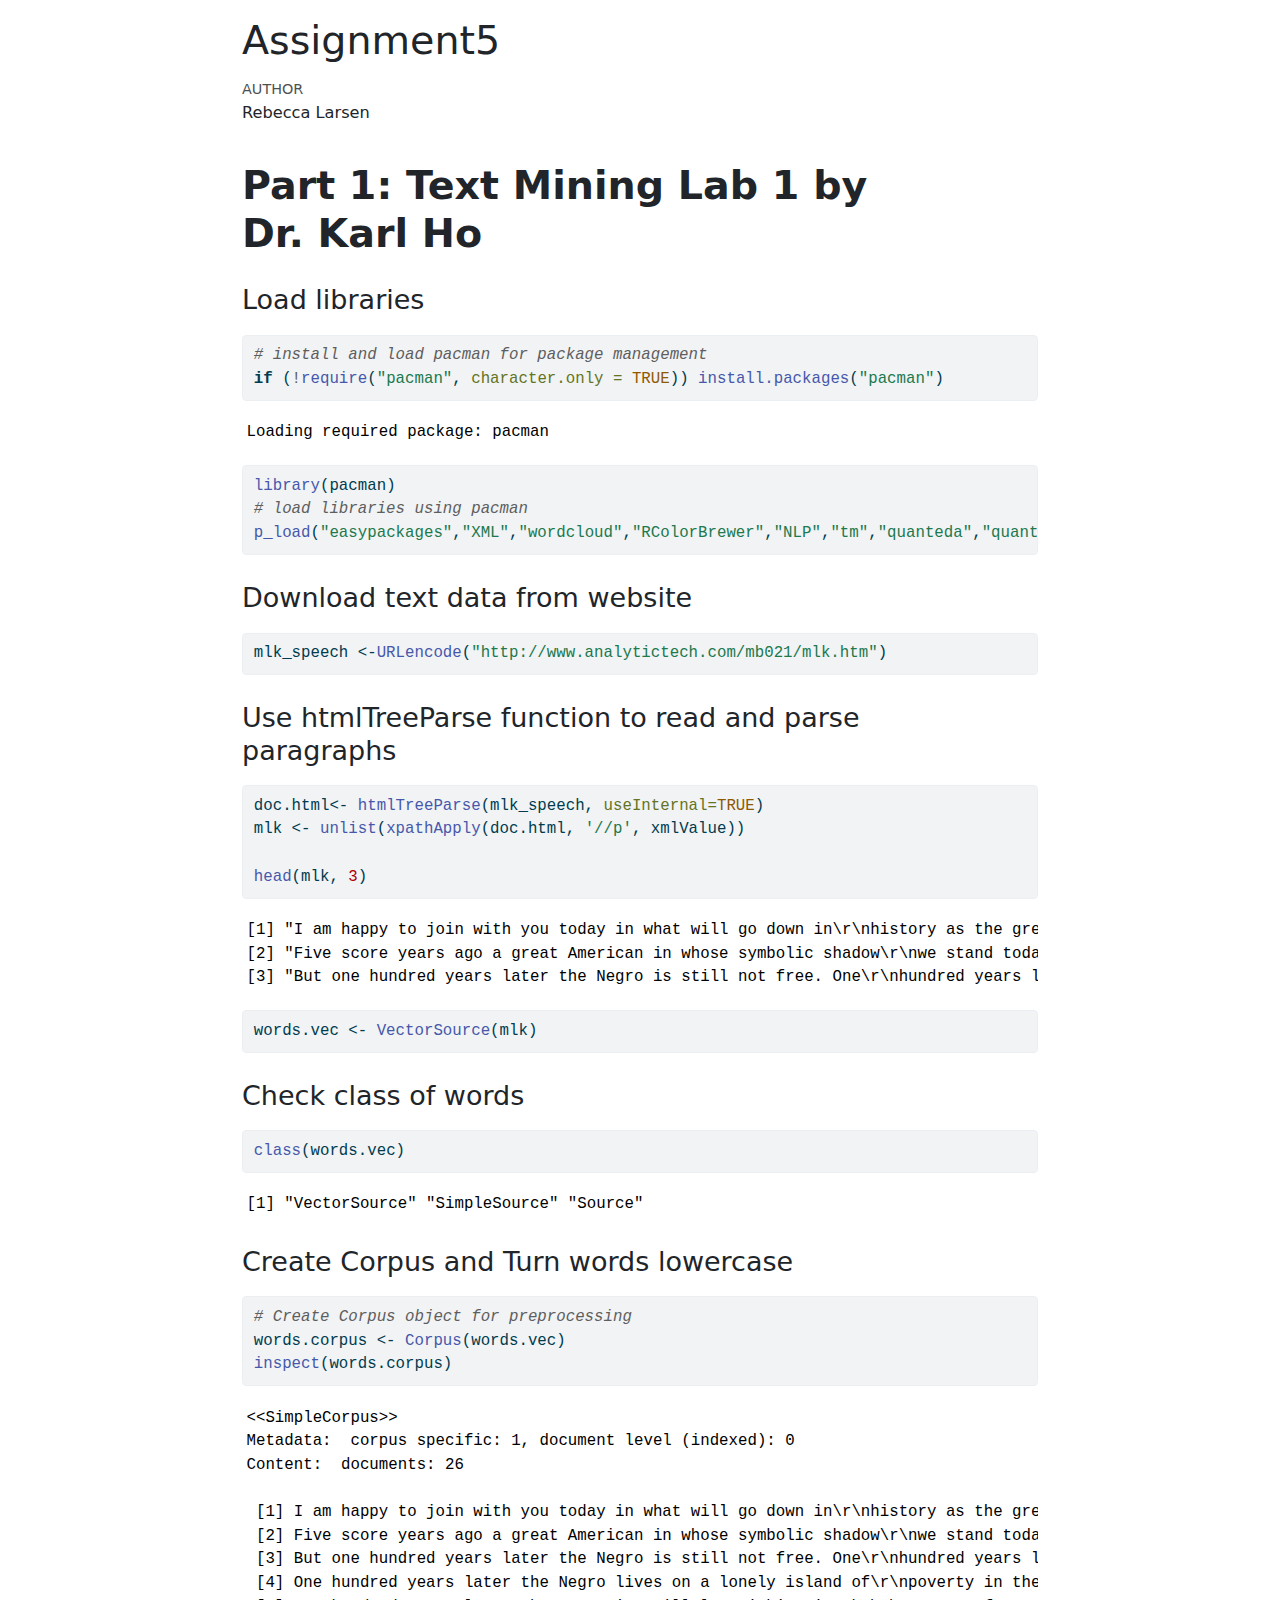
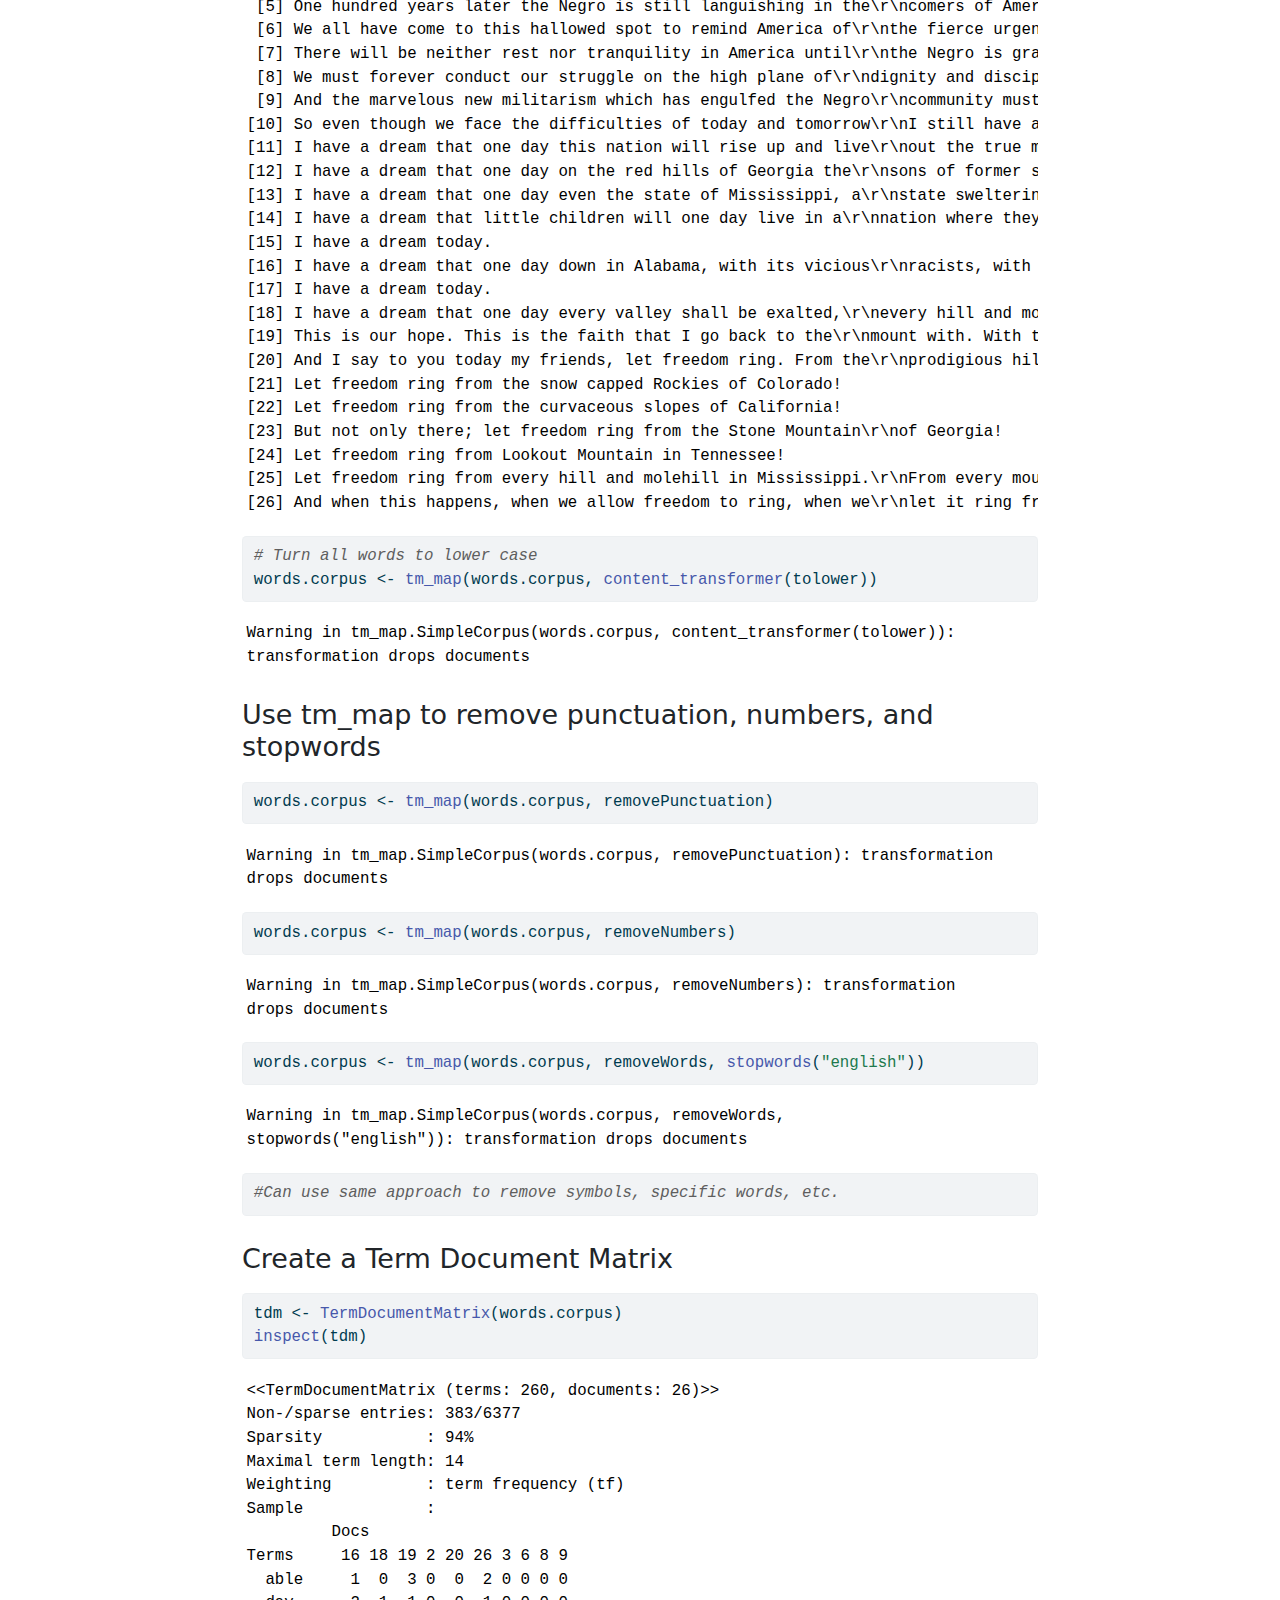
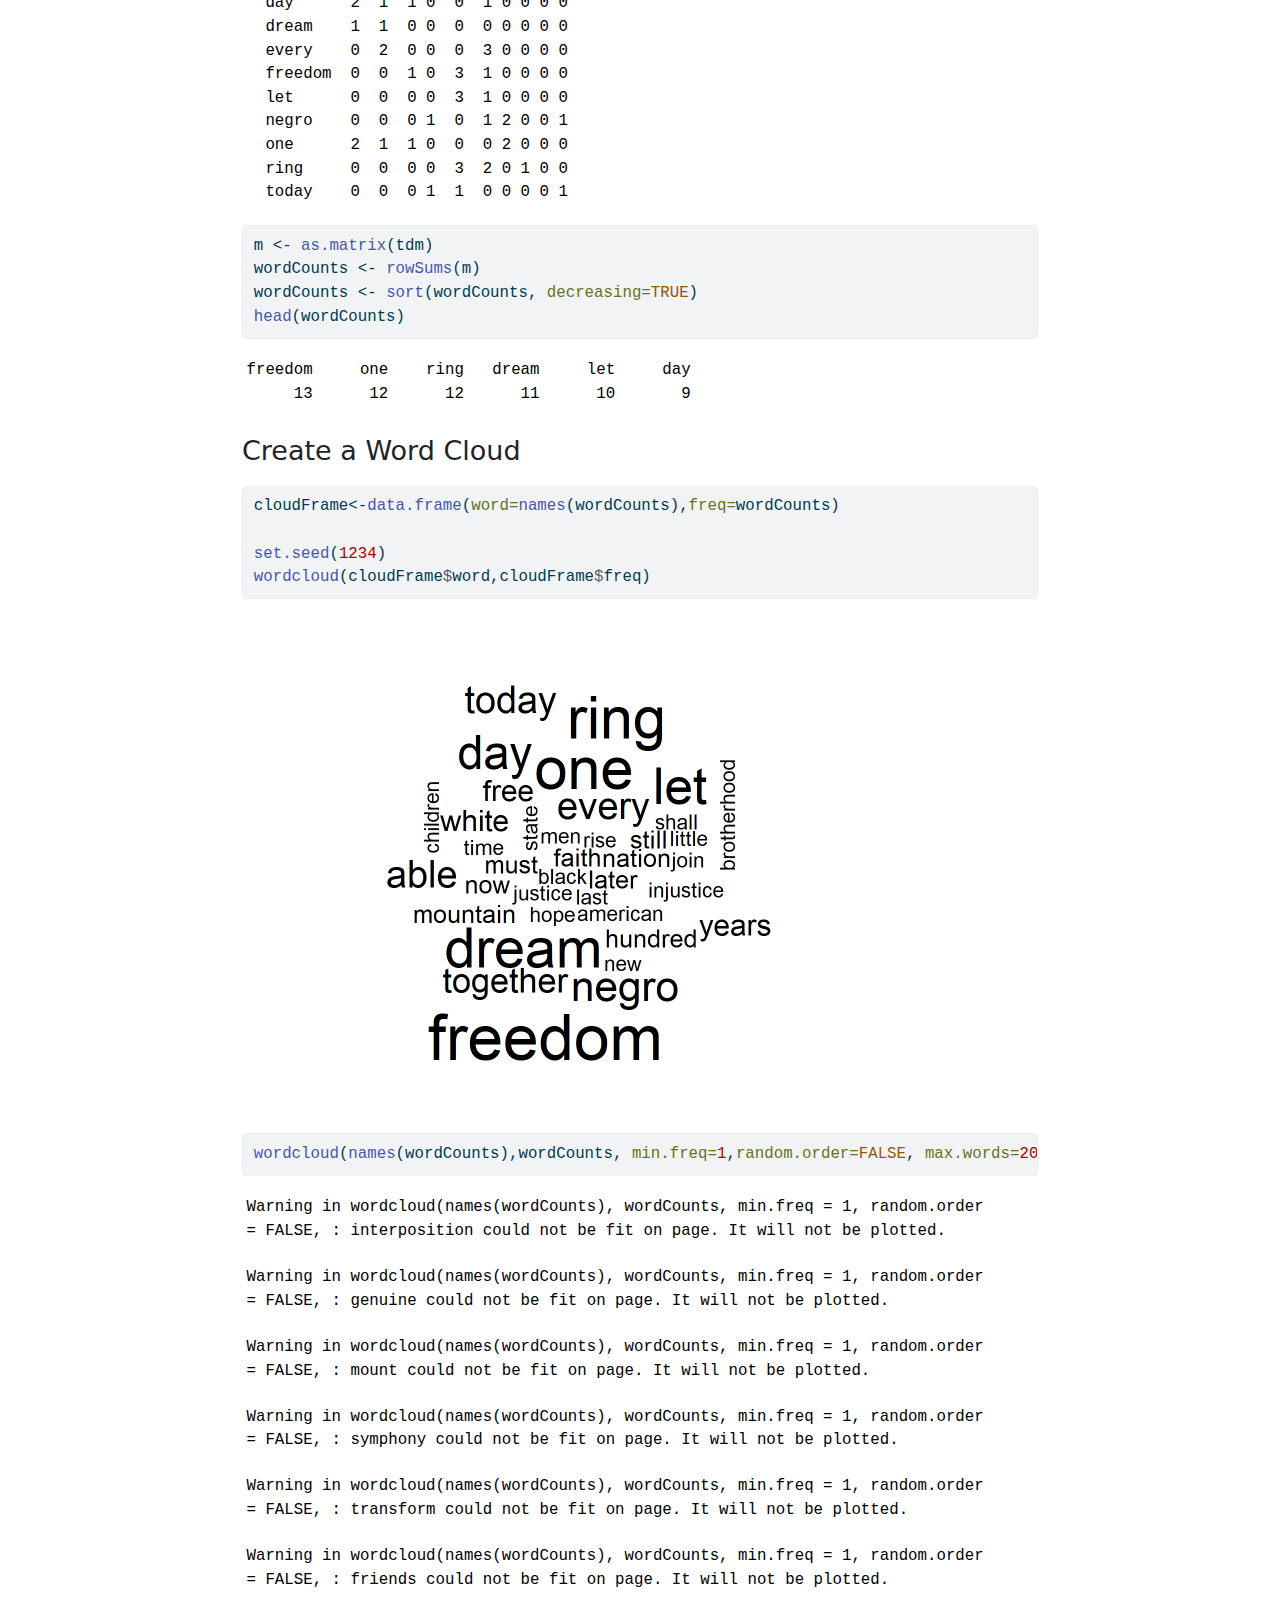
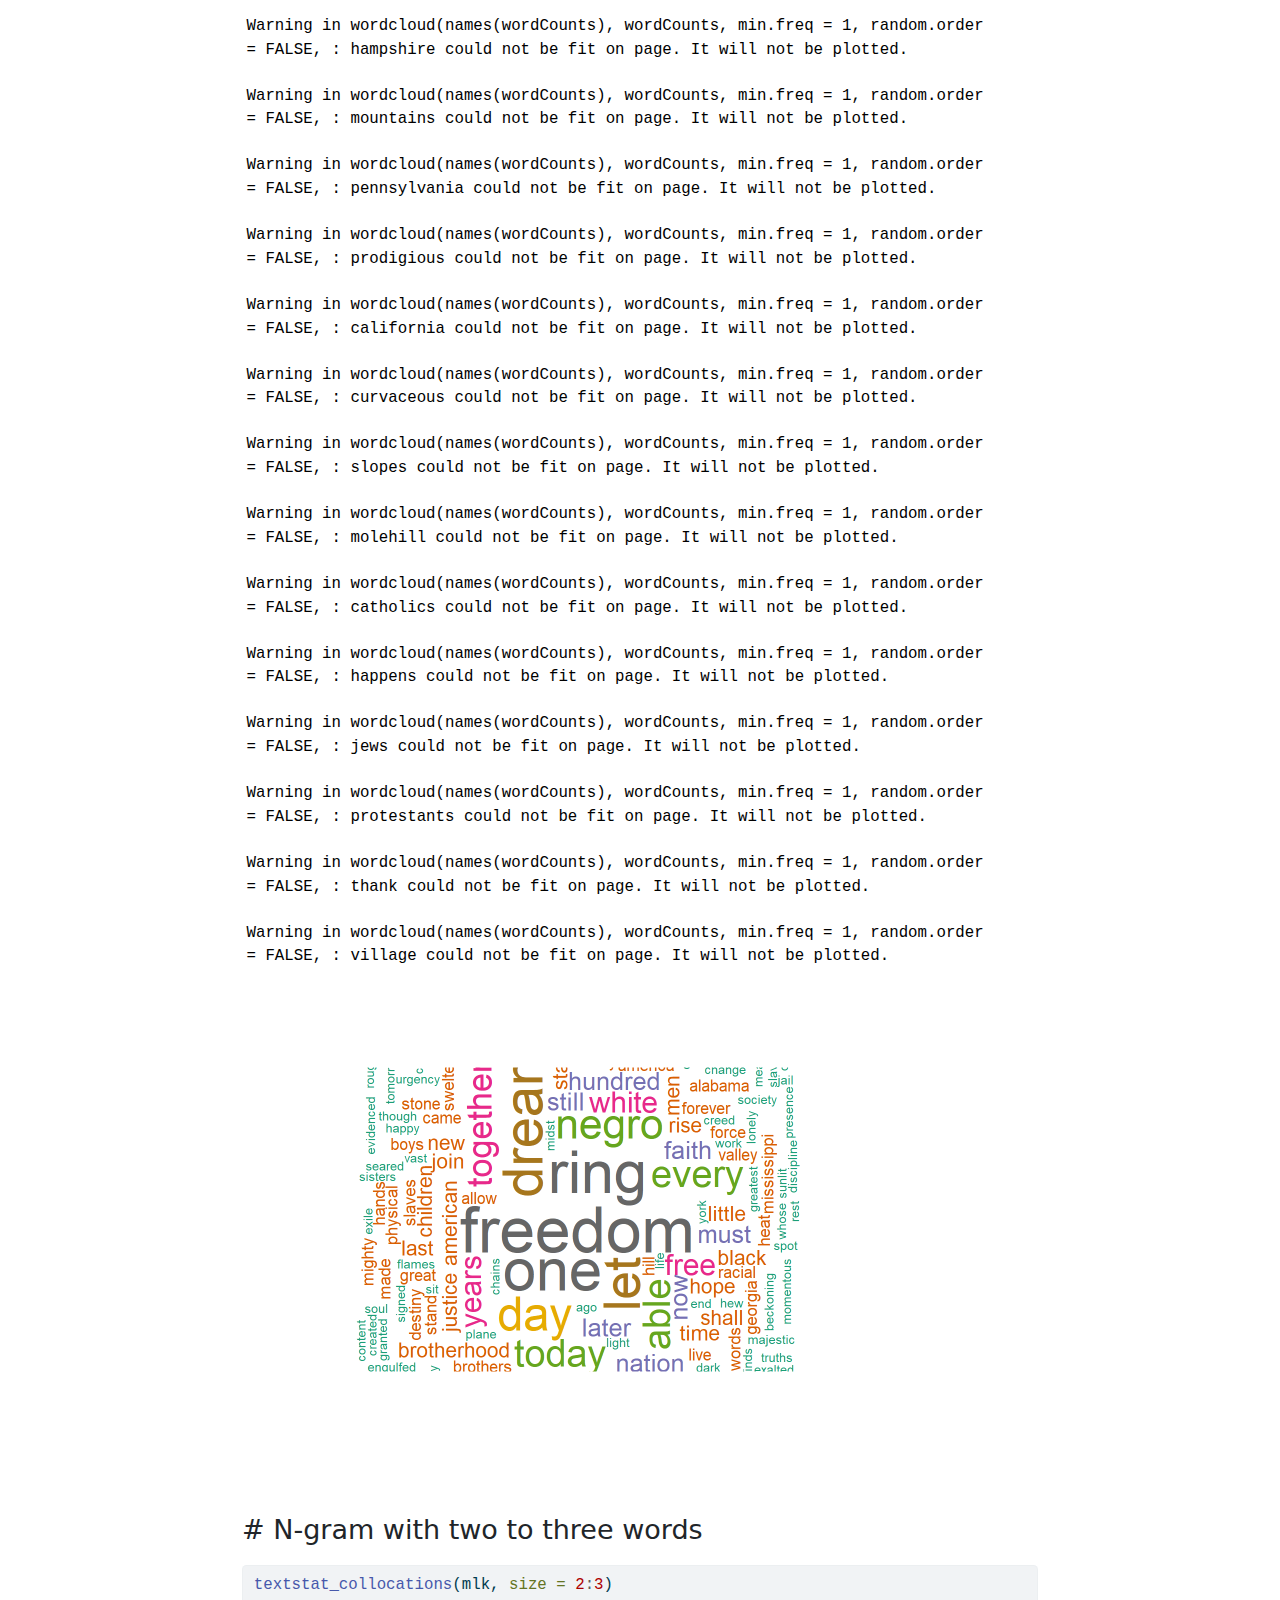
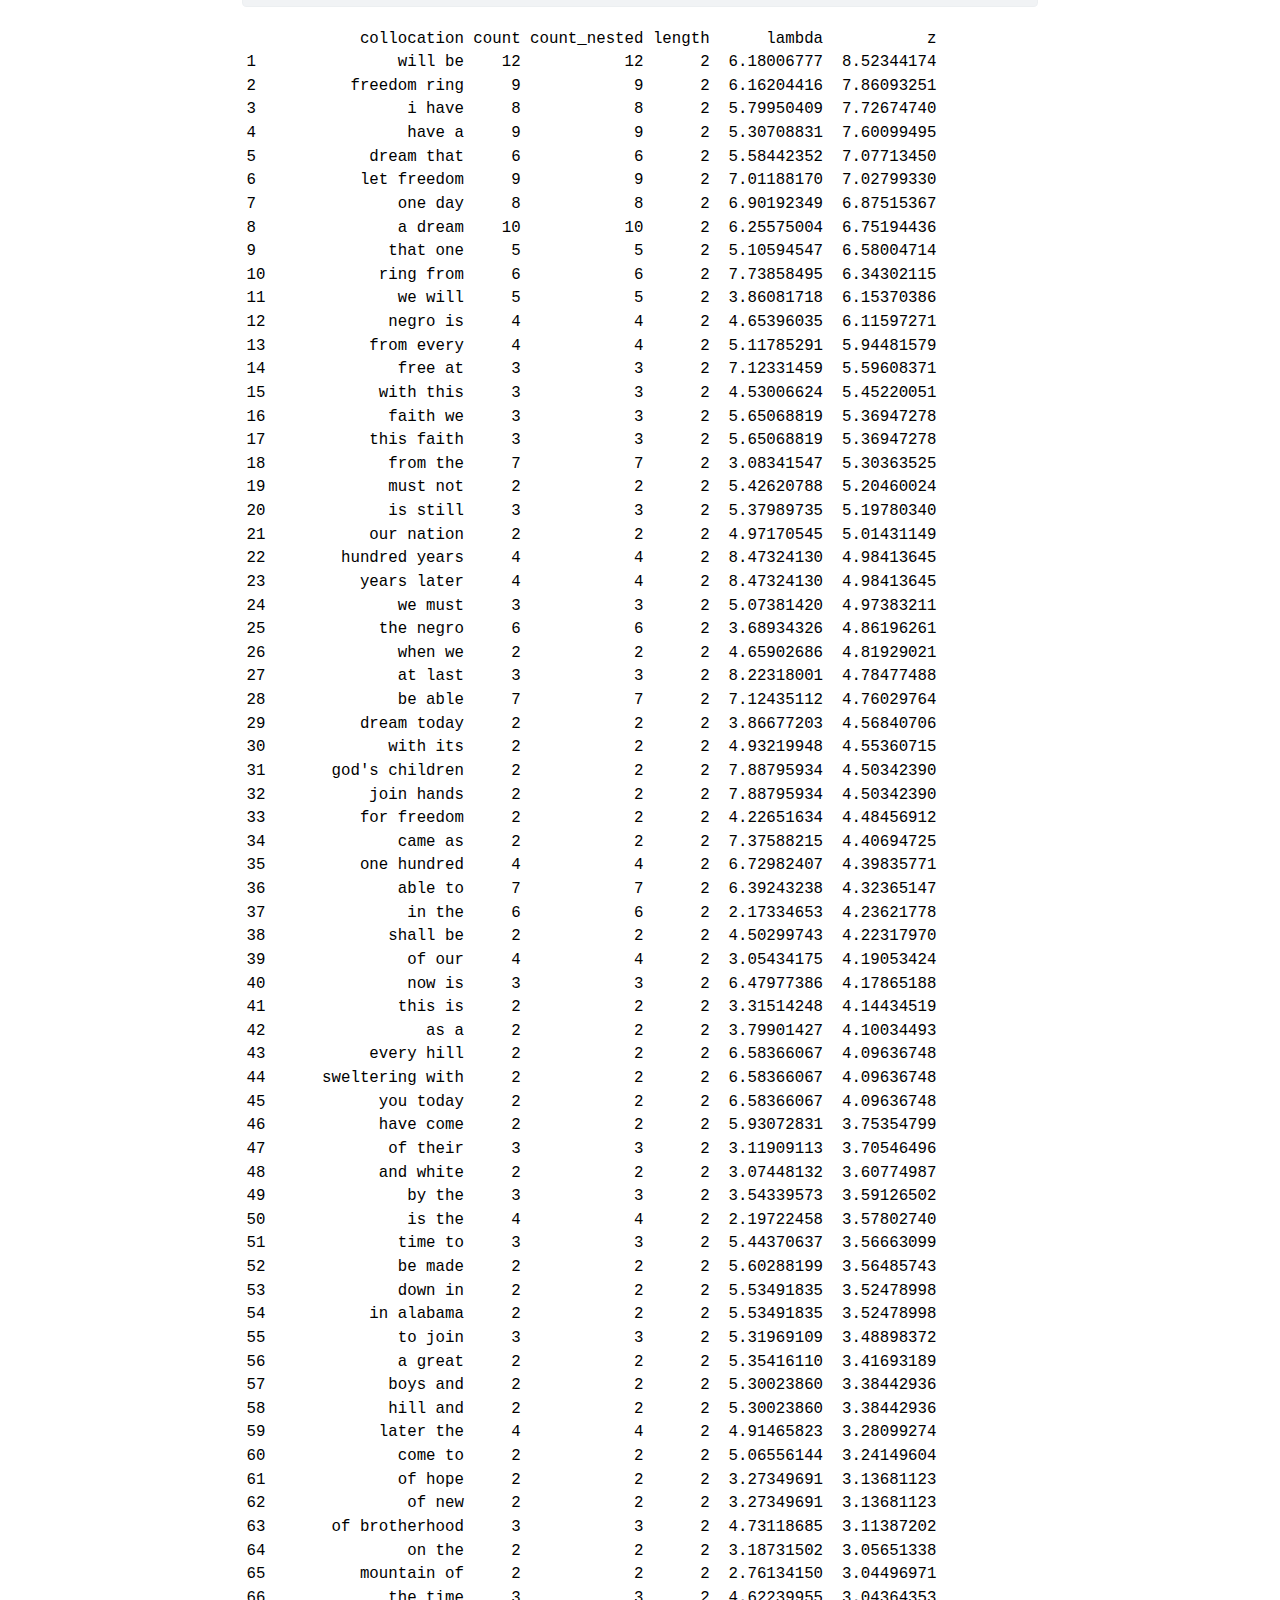
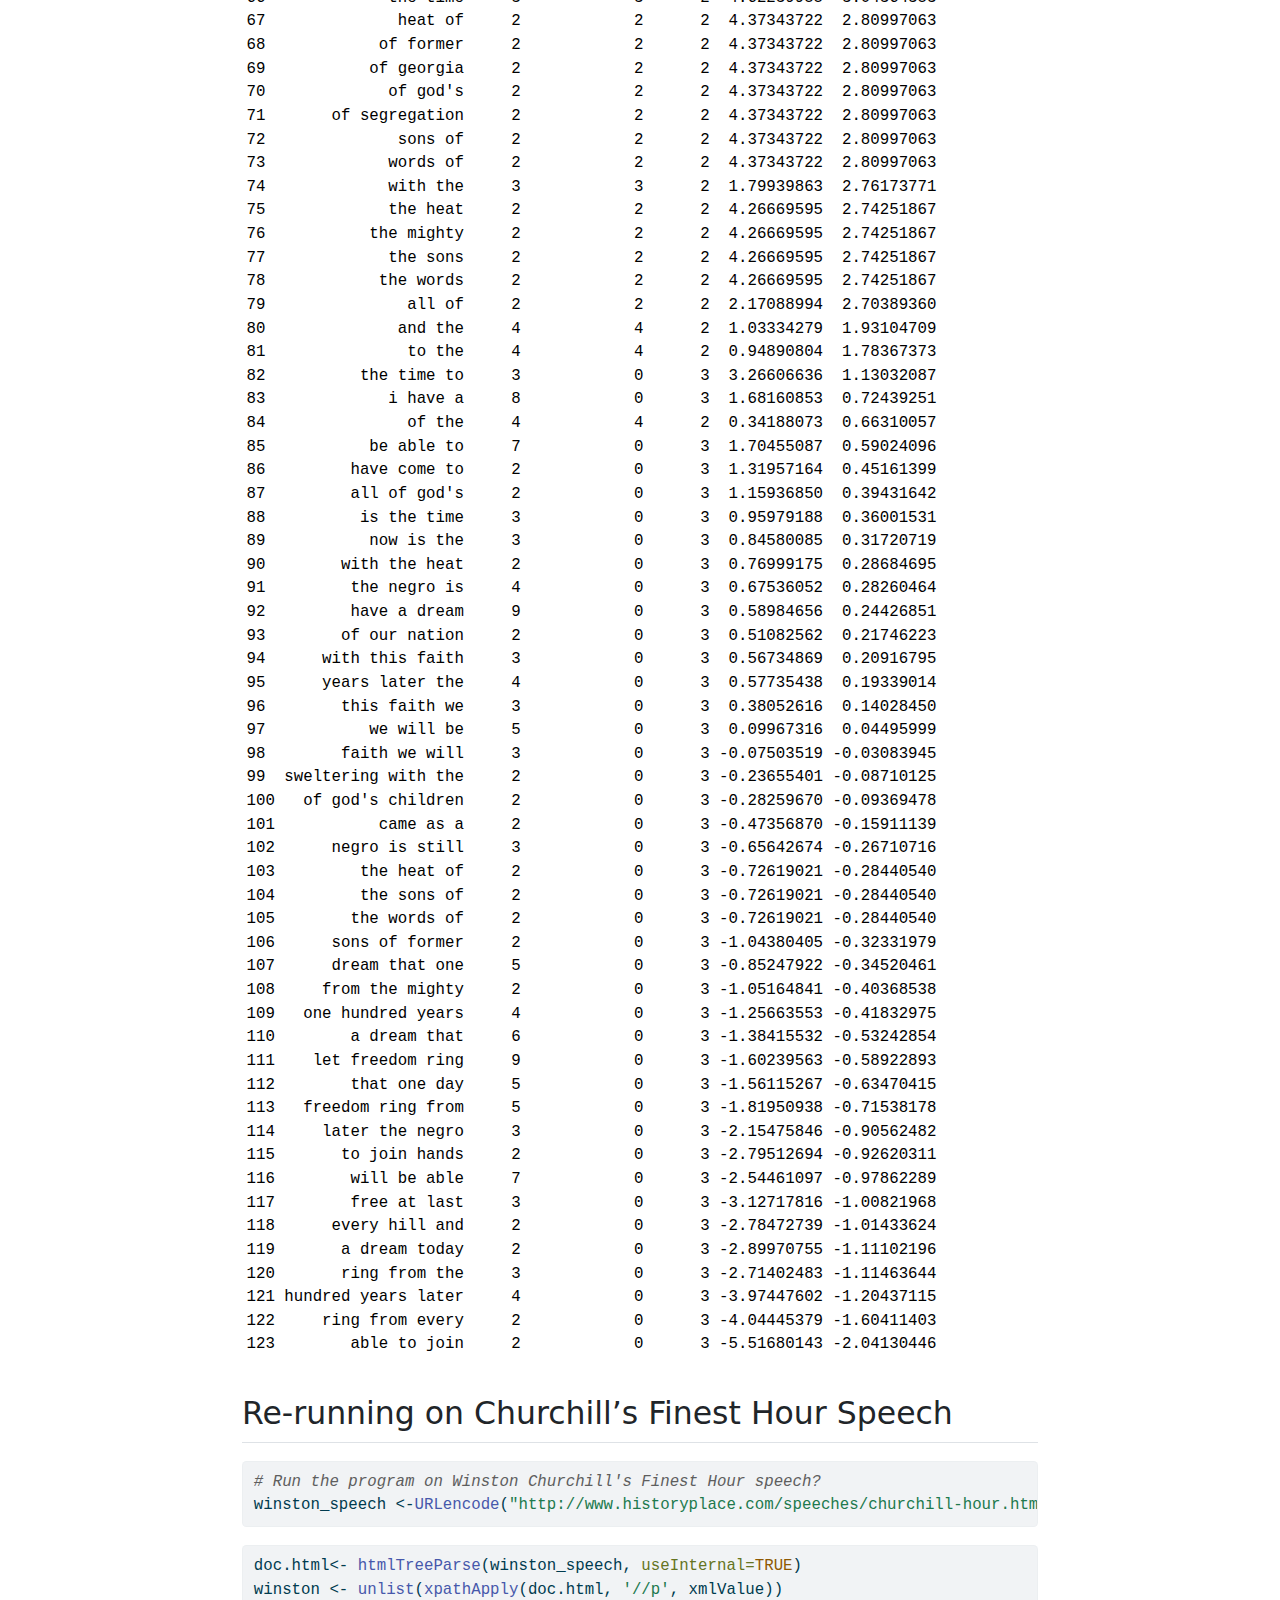
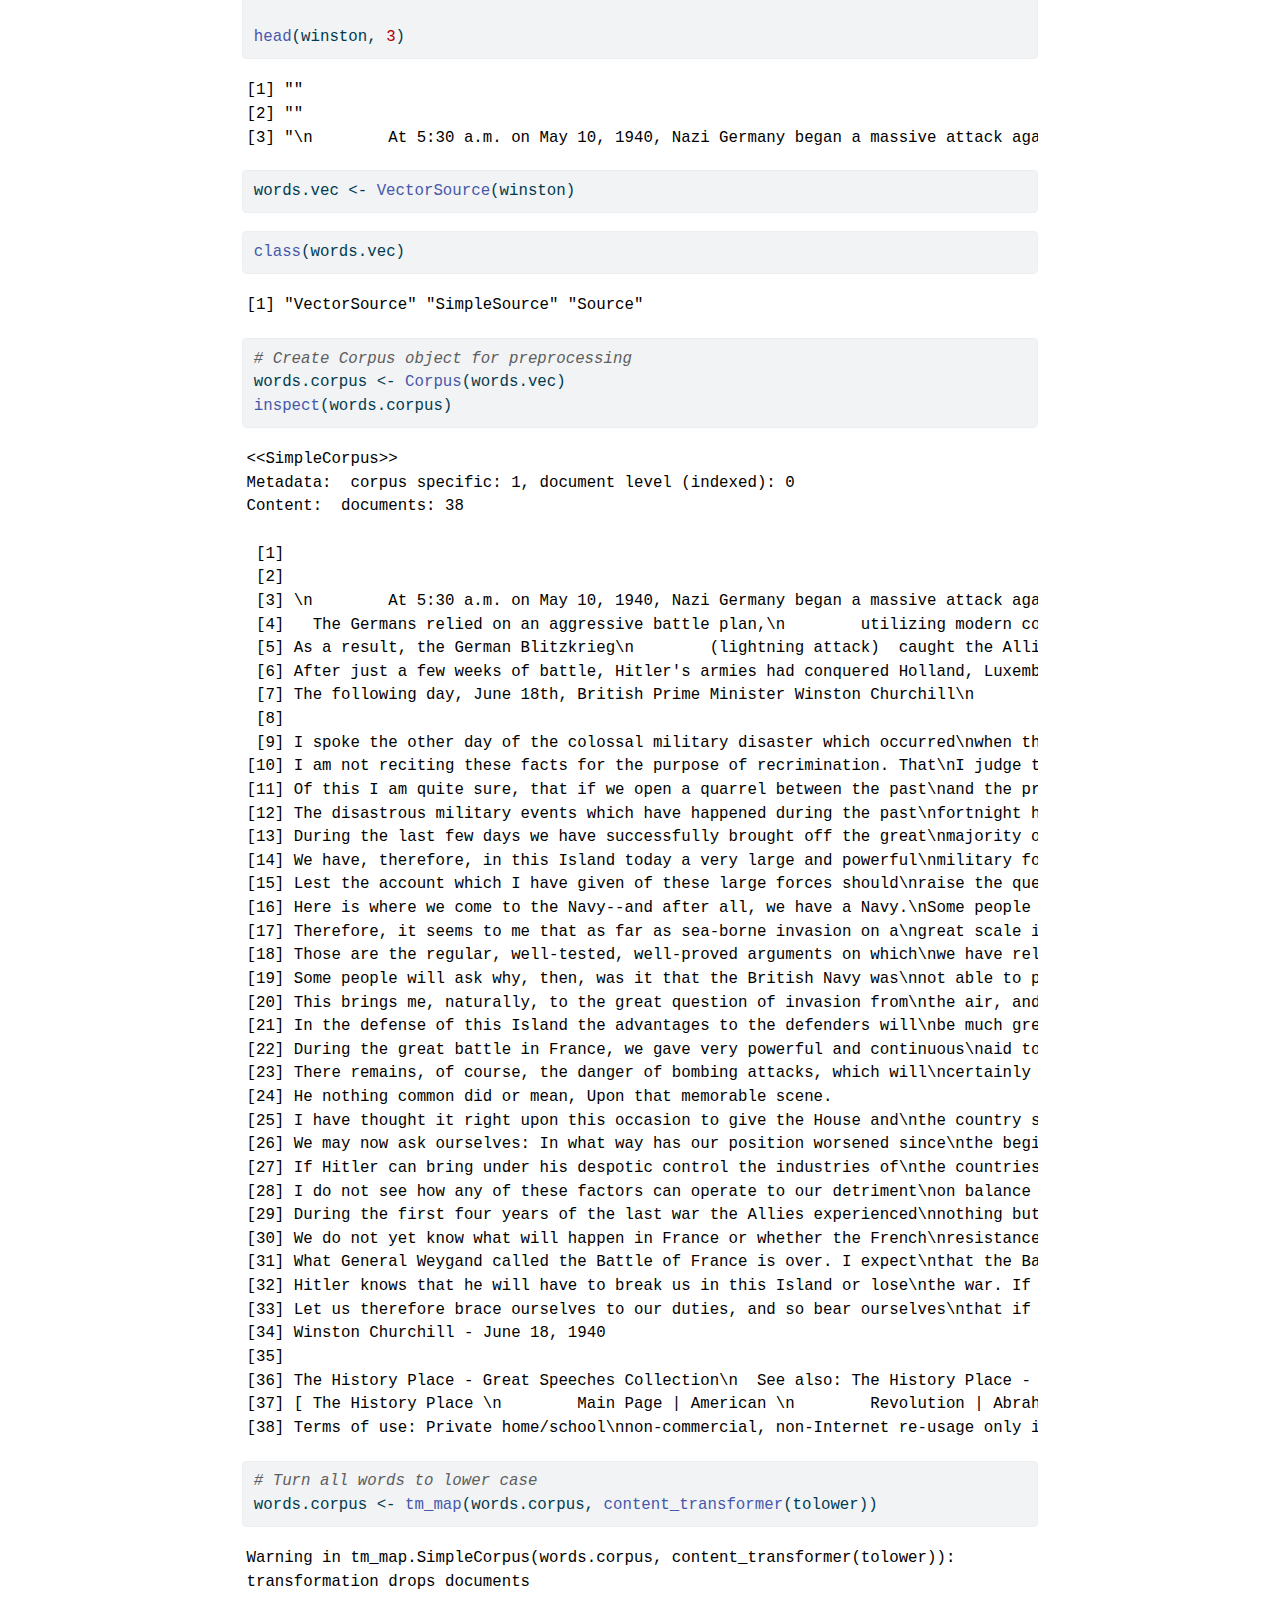
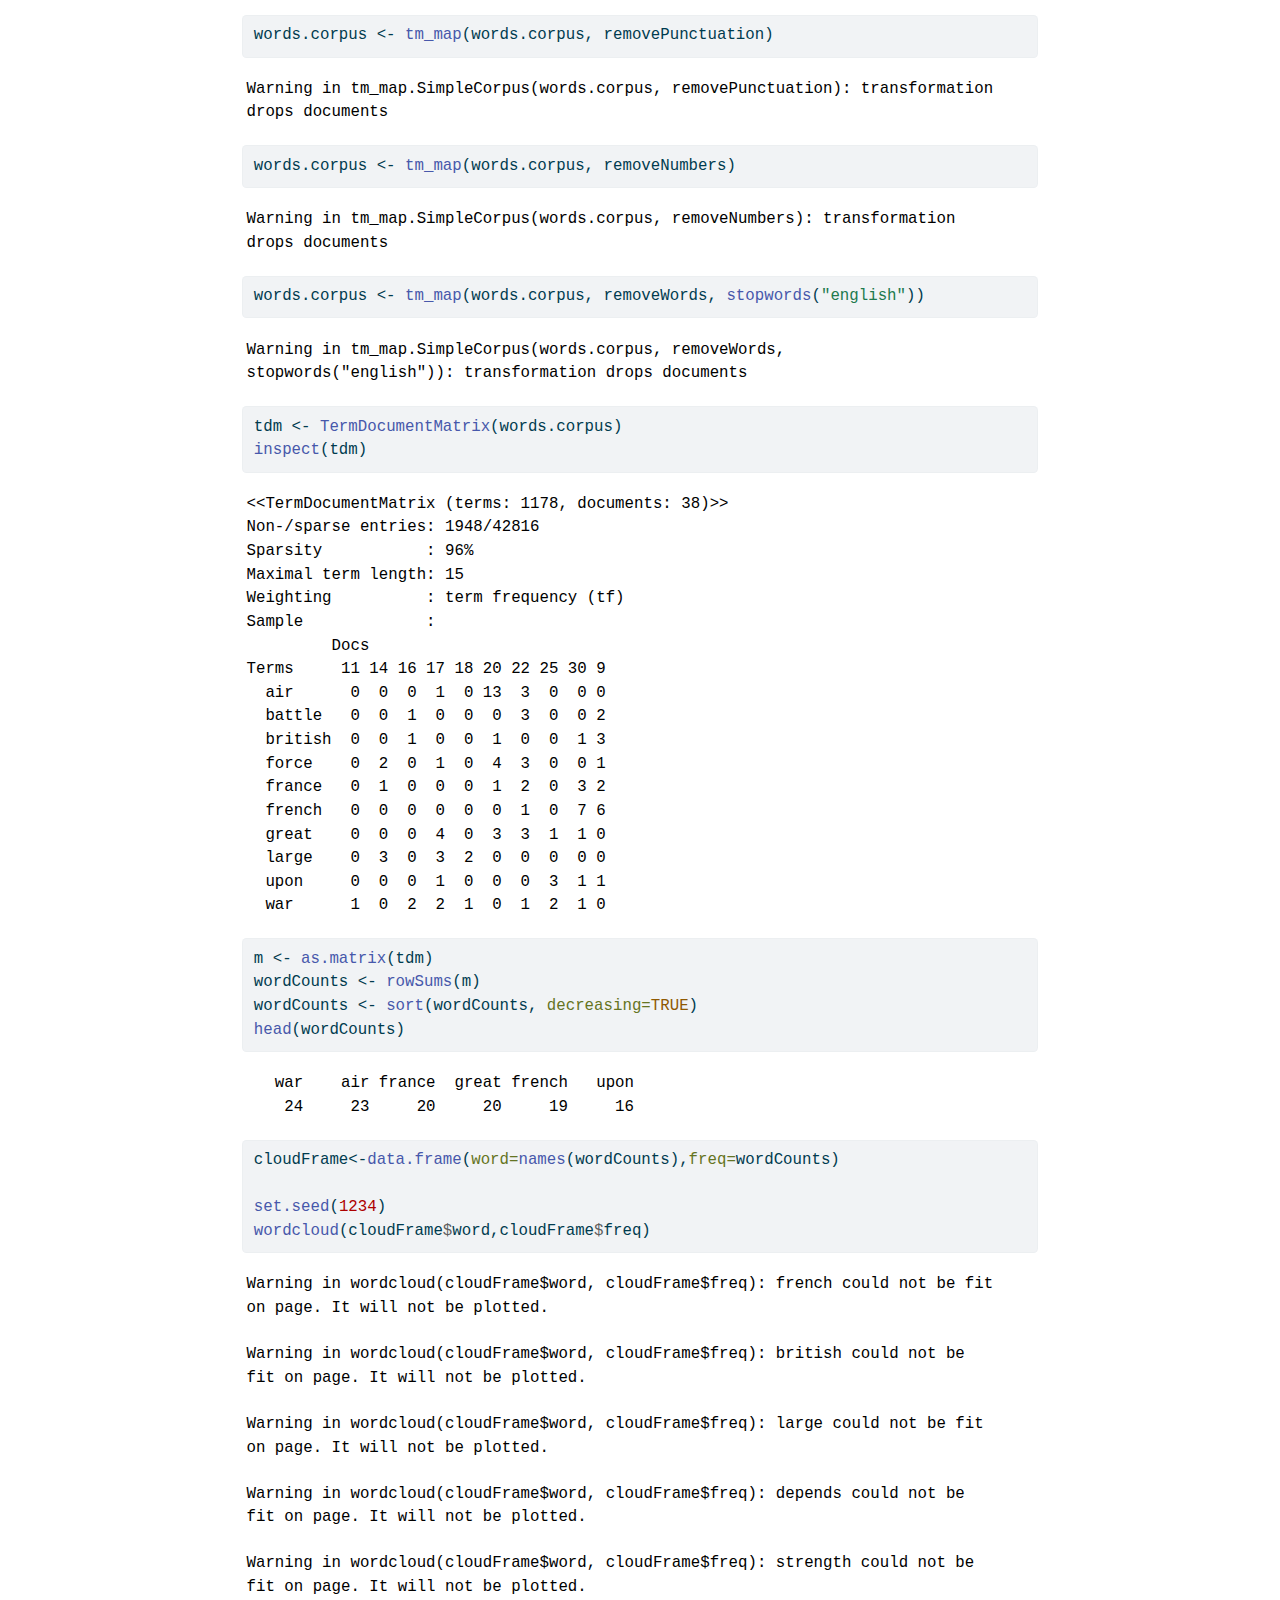
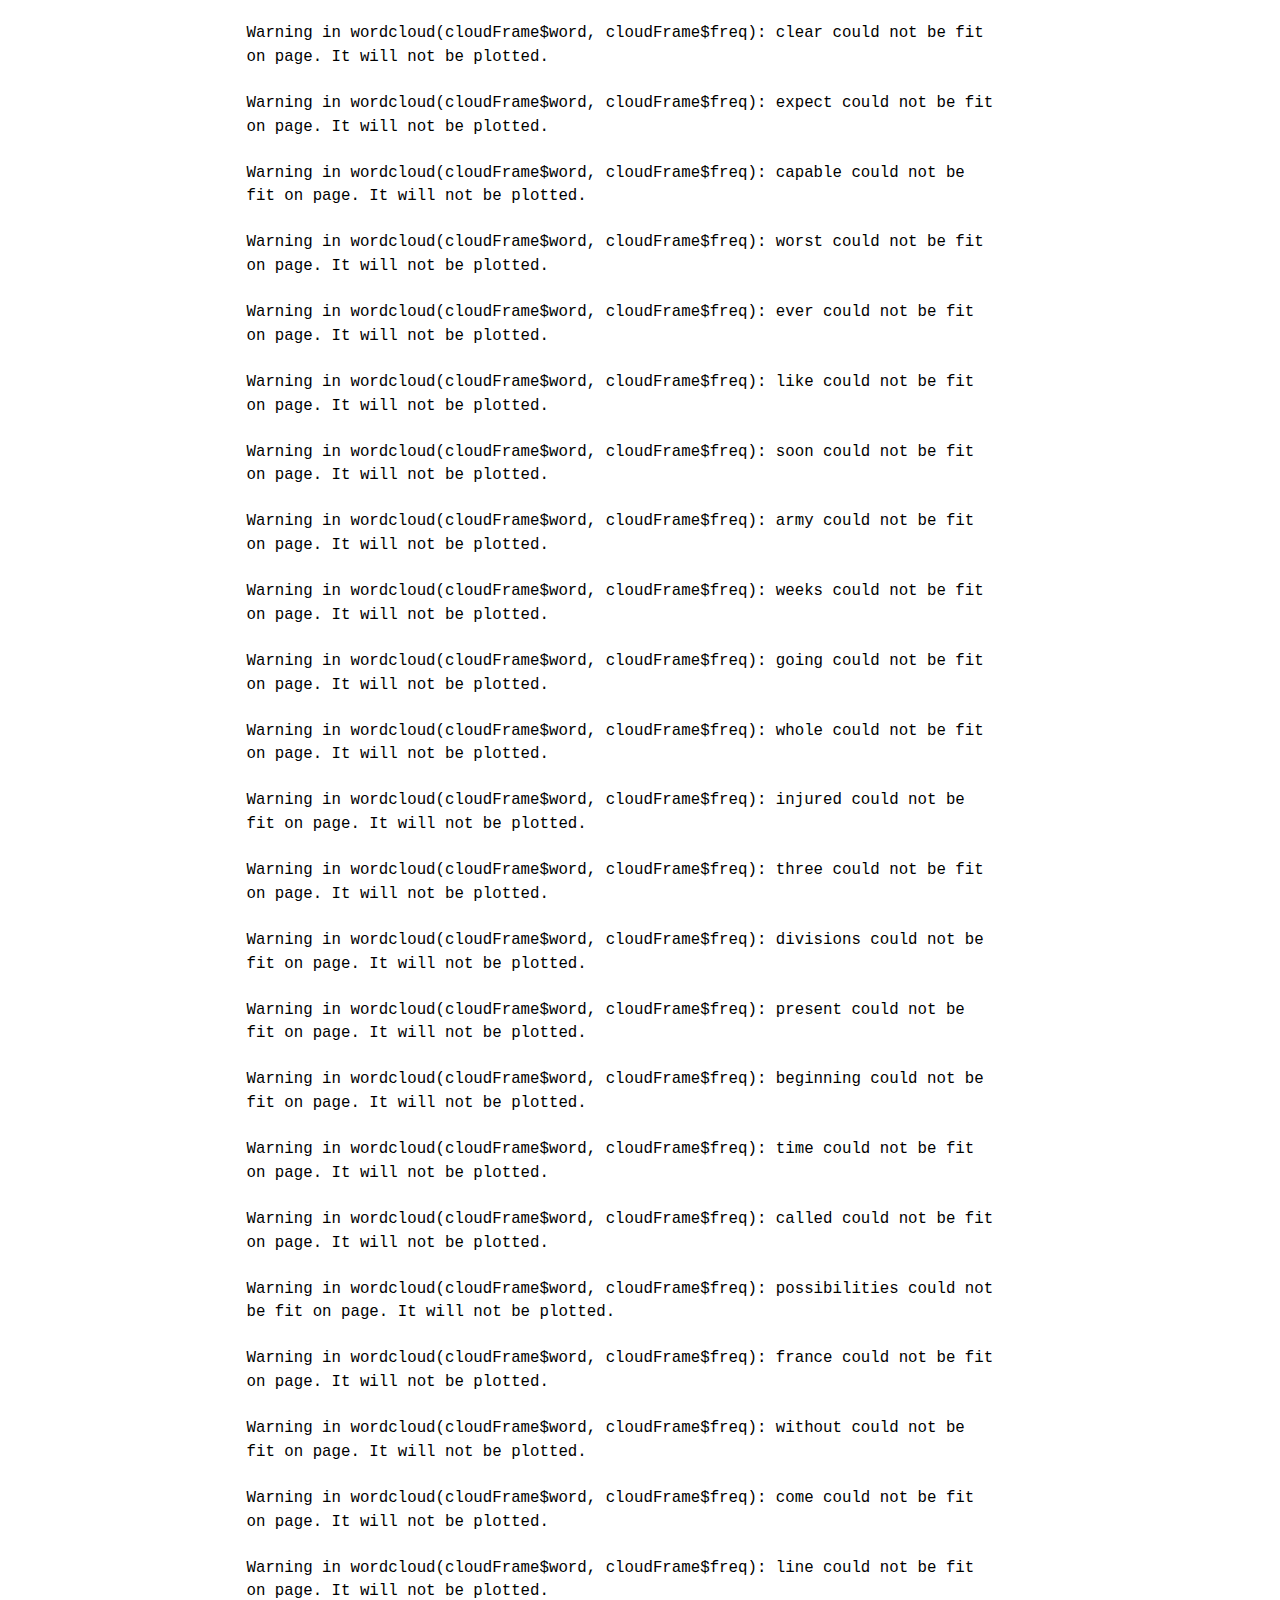
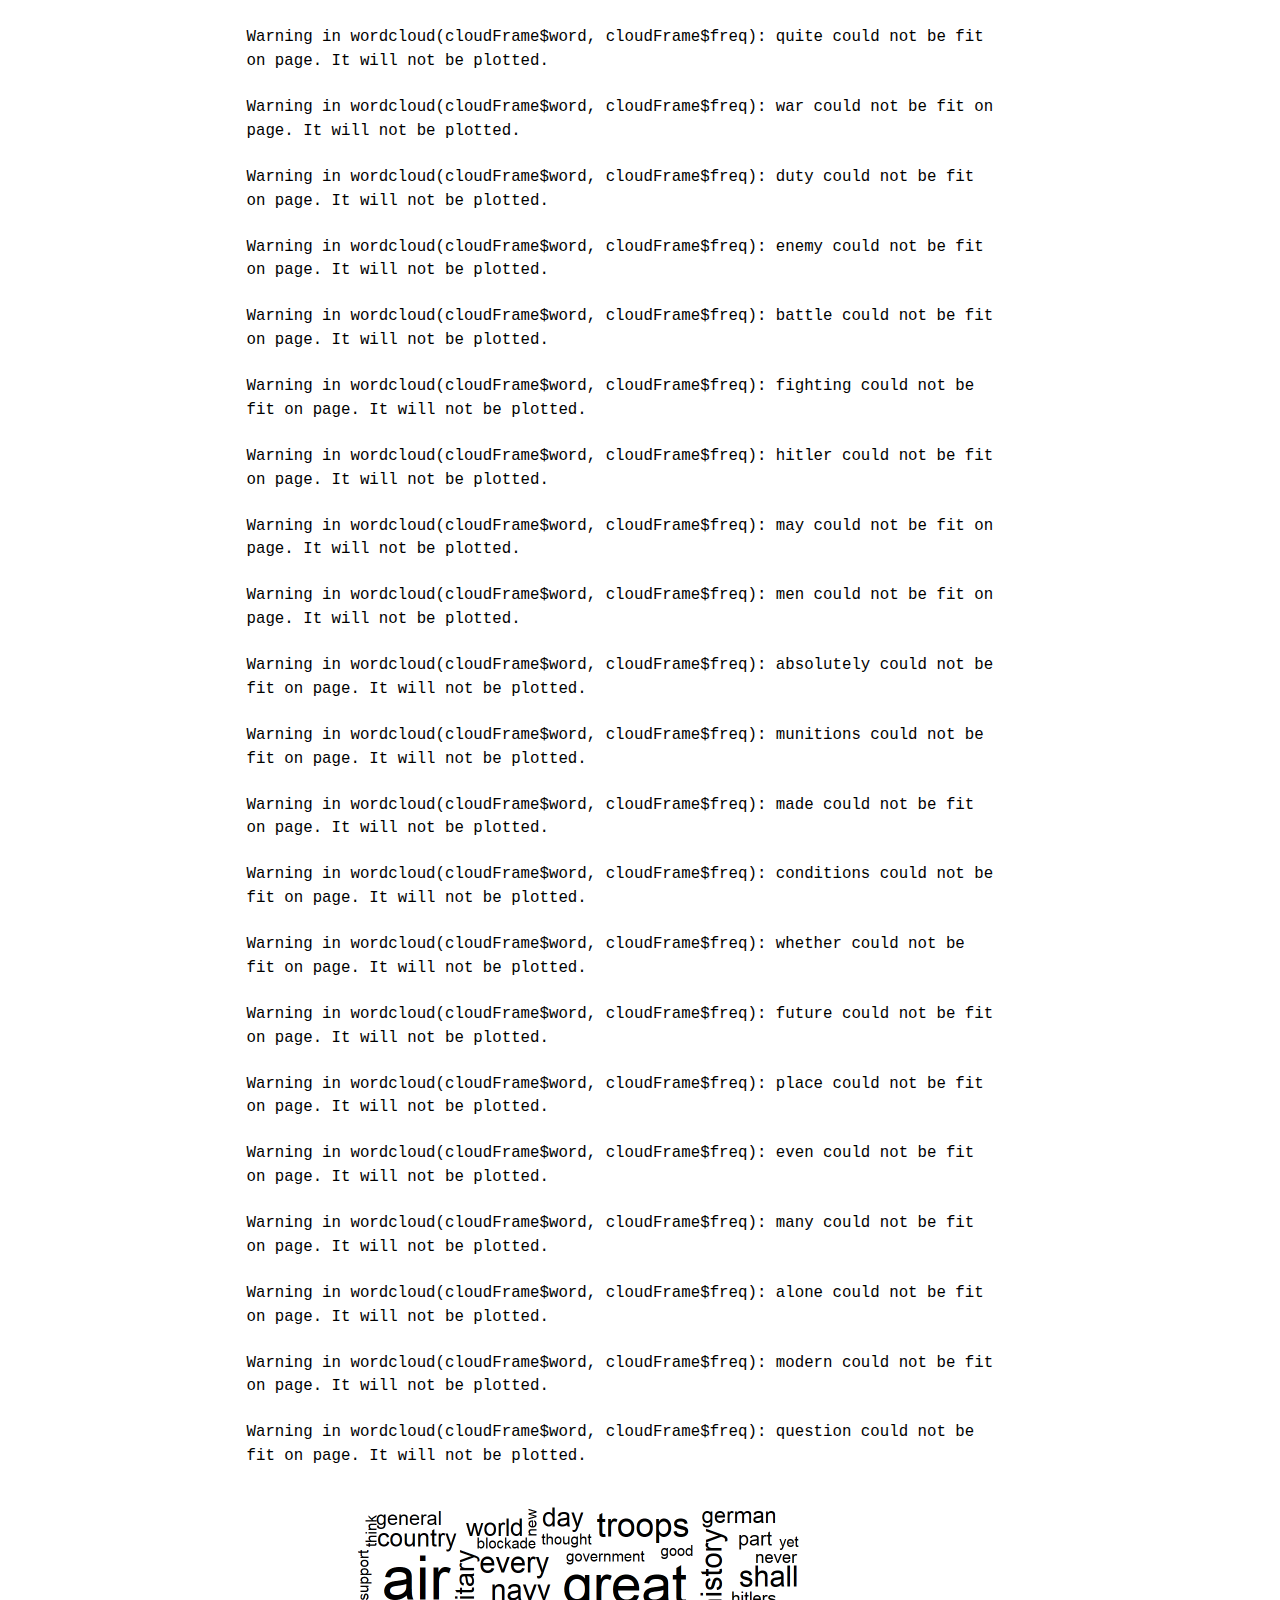
<file: docs/Assignment5.html>
<!DOCTYPE html>
<html xmlns="http://www.w3.org/1999/xhtml" lang="en" xml:lang="en"><head>

<meta charset="utf-8">
<meta name="generator" content="quarto-1.2.335">

<meta name="viewport" content="width=device-width, initial-scale=1.0, user-scalable=yes">

<meta name="author" content="Rebecca Larsen">

<title>Assignment5</title>
<style>
code{white-space: pre-wrap;}
span.smallcaps{font-variant: small-caps;}
div.columns{display: flex; gap: min(4vw, 1.5em);}
div.column{flex: auto; overflow-x: auto;}
div.hanging-indent{margin-left: 1.5em; text-indent: -1.5em;}
ul.task-list{list-style: none;}
ul.task-list li input[type="checkbox"] {
  width: 0.8em;
  margin: 0 0.8em 0.2em -1.6em;
  vertical-align: middle;
}
pre > code.sourceCode { white-space: pre; position: relative; }
pre > code.sourceCode > span { display: inline-block; line-height: 1.25; }
pre > code.sourceCode > span:empty { height: 1.2em; }
.sourceCode { overflow: visible; }
code.sourceCode > span { color: inherit; text-decoration: inherit; }
div.sourceCode { margin: 1em 0; }
pre.sourceCode { margin: 0; }
@media screen {
div.sourceCode { overflow: auto; }
}
@media print {
pre > code.sourceCode { white-space: pre-wrap; }
pre > code.sourceCode > span { text-indent: -5em; padding-left: 5em; }
}
pre.numberSource code
  { counter-reset: source-line 0; }
pre.numberSource code > span
  { position: relative; left: -4em; counter-increment: source-line; }
pre.numberSource code > span > a:first-child::before
  { content: counter(source-line);
    position: relative; left: -1em; text-align: right; vertical-align: baseline;
    border: none; display: inline-block;
    -webkit-touch-callout: none; -webkit-user-select: none;
    -khtml-user-select: none; -moz-user-select: none;
    -ms-user-select: none; user-select: none;
    padding: 0 4px; width: 4em;
    color: #aaaaaa;
  }
pre.numberSource { margin-left: 3em; border-left: 1px solid #aaaaaa;  padding-left: 4px; }
div.sourceCode
  {   }
@media screen {
pre > code.sourceCode > span > a:first-child::before { text-decoration: underline; }
}
code span.al { color: #ff0000; font-weight: bold; } /* Alert */
code span.an { color: #60a0b0; font-weight: bold; font-style: italic; } /* Annotation */
code span.at { color: #7d9029; } /* Attribute */
code span.bn { color: #40a070; } /* BaseN */
code span.bu { color: #008000; } /* BuiltIn */
code span.cf { color: #007020; font-weight: bold; } /* ControlFlow */
code span.ch { color: #4070a0; } /* Char */
code span.cn { color: #880000; } /* Constant */
code span.co { color: #60a0b0; font-style: italic; } /* Comment */
code span.cv { color: #60a0b0; font-weight: bold; font-style: italic; } /* CommentVar */
code span.do { color: #ba2121; font-style: italic; } /* Documentation */
code span.dt { color: #902000; } /* DataType */
code span.dv { color: #40a070; } /* DecVal */
code span.er { color: #ff0000; font-weight: bold; } /* Error */
code span.ex { } /* Extension */
code span.fl { color: #40a070; } /* Float */
code span.fu { color: #06287e; } /* Function */
code span.im { color: #008000; font-weight: bold; } /* Import */
code span.in { color: #60a0b0; font-weight: bold; font-style: italic; } /* Information */
code span.kw { color: #007020; font-weight: bold; } /* Keyword */
code span.op { color: #666666; } /* Operator */
code span.ot { color: #007020; } /* Other */
code span.pp { color: #bc7a00; } /* Preprocessor */
code span.sc { color: #4070a0; } /* SpecialChar */
code span.ss { color: #bb6688; } /* SpecialString */
code span.st { color: #4070a0; } /* String */
code span.va { color: #19177c; } /* Variable */
code span.vs { color: #4070a0; } /* VerbatimString */
code span.wa { color: #60a0b0; font-weight: bold; font-style: italic; } /* Warning */
</style>


<script src="Assignment5_files/libs/clipboard/clipboard.min.js"></script>
<script src="Assignment5_files/libs/quarto-html/quarto.js"></script>
<script src="Assignment5_files/libs/quarto-html/popper.min.js"></script>
<script src="Assignment5_files/libs/quarto-html/tippy.umd.min.js"></script>
<script src="Assignment5_files/libs/quarto-html/anchor.min.js"></script>
<link href="Assignment5_files/libs/quarto-html/tippy.css" rel="stylesheet">
<link href="Assignment5_files/libs/quarto-html/quarto-syntax-highlighting.css" rel="stylesheet" id="quarto-text-highlighting-styles">
<script src="Assignment5_files/libs/bootstrap/bootstrap.min.js"></script>
<link href="Assignment5_files/libs/bootstrap/bootstrap-icons.css" rel="stylesheet">
<link href="Assignment5_files/libs/bootstrap/bootstrap.min.css" rel="stylesheet" id="quarto-bootstrap" data-mode="light">


</head>

<body class="fullcontent">

<div id="quarto-content" class="page-columns page-rows-contents page-layout-article">

<main class="content" id="quarto-document-content">

<header id="title-block-header" class="quarto-title-block default">
<div class="quarto-title">
<h1 class="title">Assignment5</h1>
</div>



<div class="quarto-title-meta">

    <div>
    <div class="quarto-title-meta-heading">Author</div>
    <div class="quarto-title-meta-contents">
             <p>Rebecca Larsen </p>
          </div>
  </div>
    
  
    
  </div>
  

</header>

<section id="part-1-text-mining-lab-1-by-dr.-karl-ho" class="level1">
<h1><strong>Part 1: Text Mining Lab 1 by Dr.&nbsp;Karl Ho</strong></h1>
<section id="load-libraries" class="level3">
<h3 class="anchored" data-anchor-id="load-libraries">Load libraries</h3>
<div class="cell">
<div class="sourceCode cell-code" id="cb1"><pre class="sourceCode r code-with-copy"><code class="sourceCode r"><span id="cb1-1"><a href="#cb1-1" aria-hidden="true" tabindex="-1"></a><span class="co"># install and load pacman for package management</span></span>
<span id="cb1-2"><a href="#cb1-2" aria-hidden="true" tabindex="-1"></a><span class="cf">if</span> (<span class="sc">!</span><span class="fu">require</span>(<span class="st">"pacman"</span>, <span class="at">character.only =</span> <span class="cn">TRUE</span>)) <span class="fu">install.packages</span>(<span class="st">"pacman"</span>)</span></code><button title="Copy to Clipboard" class="code-copy-button"><i class="bi"></i></button></pre></div>
<div class="cell-output cell-output-stderr">
<pre><code>Loading required package: pacman</code></pre>
</div>
<div class="sourceCode cell-code" id="cb3"><pre class="sourceCode r code-with-copy"><code class="sourceCode r"><span id="cb3-1"><a href="#cb3-1" aria-hidden="true" tabindex="-1"></a><span class="fu">library</span>(pacman)</span>
<span id="cb3-2"><a href="#cb3-2" aria-hidden="true" tabindex="-1"></a><span class="co"># load libraries using pacman</span></span>
<span id="cb3-3"><a href="#cb3-3" aria-hidden="true" tabindex="-1"></a><span class="fu">p_load</span>(<span class="st">"easypackages"</span>,<span class="st">"XML"</span>,<span class="st">"wordcloud"</span>,<span class="st">"RColorBrewer"</span>,<span class="st">"NLP"</span>,<span class="st">"tm"</span>,<span class="st">"quanteda"</span>,<span class="st">"quanteda.textstats"</span>, <span class="st">"easypackages"</span>,<span class="st">"rtweet"</span>,<span class="st">"tidyverse"</span>,<span class="st">"RColorBrewer"</span>,<span class="st">"tidytext"</span>,<span class="st">"syuzhet"</span>, <span class="st">"plotly"</span>)</span></code><button title="Copy to Clipboard" class="code-copy-button"><i class="bi"></i></button></pre></div>
</div>
</section>
<section id="download-text-data-from-website" class="level3">
<h3 class="anchored" data-anchor-id="download-text-data-from-website">Download text data from website</h3>
<div class="cell">
<div class="sourceCode cell-code" id="cb4"><pre class="sourceCode r code-with-copy"><code class="sourceCode r"><span id="cb4-1"><a href="#cb4-1" aria-hidden="true" tabindex="-1"></a>mlk_speech <span class="ot">&lt;-</span><span class="fu">URLencode</span>(<span class="st">"http://www.analytictech.com/mb021/mlk.htm"</span>)</span></code><button title="Copy to Clipboard" class="code-copy-button"><i class="bi"></i></button></pre></div>
</div>
</section>
<section id="use-htmltreeparse-function-to-read-and-parse-paragraphs" class="level3">
<h3 class="anchored" data-anchor-id="use-htmltreeparse-function-to-read-and-parse-paragraphs">Use htmlTreeParse function to read and parse paragraphs</h3>
<div class="cell">
<div class="sourceCode cell-code" id="cb5"><pre class="sourceCode r code-with-copy"><code class="sourceCode r"><span id="cb5-1"><a href="#cb5-1" aria-hidden="true" tabindex="-1"></a>doc.html<span class="ot">&lt;-</span> <span class="fu">htmlTreeParse</span>(mlk_speech, <span class="at">useInternal=</span><span class="cn">TRUE</span>)</span>
<span id="cb5-2"><a href="#cb5-2" aria-hidden="true" tabindex="-1"></a>mlk <span class="ot">&lt;-</span> <span class="fu">unlist</span>(<span class="fu">xpathApply</span>(doc.html, <span class="st">'//p'</span>, xmlValue))</span>
<span id="cb5-3"><a href="#cb5-3" aria-hidden="true" tabindex="-1"></a></span>
<span id="cb5-4"><a href="#cb5-4" aria-hidden="true" tabindex="-1"></a><span class="fu">head</span>(mlk, <span class="dv">3</span>)</span></code><button title="Copy to Clipboard" class="code-copy-button"><i class="bi"></i></button></pre></div>
<div class="cell-output cell-output-stdout">
<pre><code>[1] "I am happy to join with you today in what will go down in\r\nhistory as the greatest demonstration for freedom in the history\r\nof our nation. "                                                                                                                                                                                                              
[2] "Five score years ago a great American in whose symbolic shadow\r\nwe stand today signed the Emancipation Proclamation. This\r\nmomentous decree came as a great beckoning light of hope to\r\nmillions of Negro slaves who had been seared in the flames of\r\nwithering injustice. It came as a joyous daybreak to end the long\r\nnight of their captivity. "
[3] "But one hundred years later the Negro is still not free. One\r\nhundred years later the life of the Negro is still sadly crippled\r\nby the manacles of segregation and the chains of discrimination. "                                                                                                                                                        </code></pre>
</div>
<div class="sourceCode cell-code" id="cb7"><pre class="sourceCode r code-with-copy"><code class="sourceCode r"><span id="cb7-1"><a href="#cb7-1" aria-hidden="true" tabindex="-1"></a>words.vec <span class="ot">&lt;-</span> <span class="fu">VectorSource</span>(mlk)</span></code><button title="Copy to Clipboard" class="code-copy-button"><i class="bi"></i></button></pre></div>
</div>
</section>
<section id="check-class-of-words" class="level3">
<h3 class="anchored" data-anchor-id="check-class-of-words">Check class of words</h3>
<div class="cell">
<div class="sourceCode cell-code" id="cb8"><pre class="sourceCode r code-with-copy"><code class="sourceCode r"><span id="cb8-1"><a href="#cb8-1" aria-hidden="true" tabindex="-1"></a><span class="fu">class</span>(words.vec)</span></code><button title="Copy to Clipboard" class="code-copy-button"><i class="bi"></i></button></pre></div>
<div class="cell-output cell-output-stdout">
<pre><code>[1] "VectorSource" "SimpleSource" "Source"      </code></pre>
</div>
</div>
</section>
<section id="create-corpus-and-turn-words-lowercase" class="level3">
<h3 class="anchored" data-anchor-id="create-corpus-and-turn-words-lowercase">Create Corpus and Turn words lowercase</h3>
<div class="cell">
<div class="sourceCode cell-code" id="cb10"><pre class="sourceCode r code-with-copy"><code class="sourceCode r"><span id="cb10-1"><a href="#cb10-1" aria-hidden="true" tabindex="-1"></a><span class="co"># Create Corpus object for preprocessing</span></span>
<span id="cb10-2"><a href="#cb10-2" aria-hidden="true" tabindex="-1"></a>words.corpus <span class="ot">&lt;-</span> <span class="fu">Corpus</span>(words.vec)</span>
<span id="cb10-3"><a href="#cb10-3" aria-hidden="true" tabindex="-1"></a><span class="fu">inspect</span>(words.corpus)</span></code><button title="Copy to Clipboard" class="code-copy-button"><i class="bi"></i></button></pre></div>
<div class="cell-output cell-output-stdout">
<pre><code>&lt;&lt;SimpleCorpus&gt;&gt;
Metadata:  corpus specific: 1, document level (indexed): 0
Content:  documents: 26

 [1] I am happy to join with you today in what will go down in\r\nhistory as the greatest demonstration for freedom in the history\r\nof our nation.                                                                                                                                                                                                                                                                                                                                                   
 [2] Five score years ago a great American in whose symbolic shadow\r\nwe stand today signed the Emancipation Proclamation. This\r\nmomentous decree came as a great beckoning light of hope to\r\nmillions of Negro slaves who had been seared in the flames of\r\nwithering injustice. It came as a joyous daybreak to end the long\r\nnight of their captivity.                                                                                                                                     
 [3] But one hundred years later the Negro is still not free. One\r\nhundred years later the life of the Negro is still sadly crippled\r\nby the manacles of segregation and the chains of discrimination.                                                                                                                                                                                                                                                                                             
 [4] One hundred years later the Negro lives on a lonely island of\r\npoverty in the midst of a vast ocean of material prosperity.                                                                                                                                                                                                                                                                                                                                                                     
 [5] One hundred years later the Negro is still languishing in the\r\ncomers of American society and finds himself in exile in his own\r\nland.                                                                                                                                                                                                                                                                                                                                                        
 [6] We all have come to this hallowed spot to remind America of\r\nthe fierce urgency of now. Now is the time to rise from the dark\r\nand desolate valley of segregation to the sunlit path of racial\r\njustice. Now is the time to change racial injustice to the solid\r\nrock of brotherhood. Now is the time to make justice ring out for\r\nall of God's children.                                                                                                                             
 [7] There will be neither rest nor tranquility in America until\r\nthe Negro is granted citizenship rights.                                                                                                                                                                                                                                                                                                                                                                                           
 [8] We must forever conduct our struggle on the high plane of\r\ndignity and discipline. We must not allow our creative protest to\r\ndegenerate into physical violence. Again and again we must rise\r\nto the majestic heights of meeting physical force with soul\r\nforce.                                                                                                                                                                                                                        
 [9] And the marvelous new militarism which has engulfed the Negro\r\ncommunity must not lead us to a distrust of all white people, for\r\nmany of our white brothers have evidenced by their presence here\r\ntoday that they have come to realize that their destiny is part\r\nof our destiny.                                                                                                                                                                                                      
[10] So even though we face the difficulties of today and tomorrow\r\nI still have a dream. It is a dream deeply rooted in the American\r\ndream.                                                                                                                                                                                                                                                                                                                                                      
[11] I have a dream that one day this nation will rise up and live\r\nout the true meaning of its creed: 'We hold these truths to be\r\nself-evident; that all men are created equal."                                                                                                                                                                                                                                                                                                                 
[12] I have a dream that one day on the red hills of Georgia the\r\nsons of former slaves and the sons of former slave owners will be\r\nable to sit together at the table of brotherhood.                                                                                                                                                                                                                                                                                                             
[13] I have a dream that one day even the state of Mississippi, a\r\nstate sweltering with the heat of injustice, sweltering with the\r\nheat of oppression, will be transformed into an oasis of freedom\r\nand justice.                                                                                                                                                                                                                                                                              
[14] I have a dream that little children will one day live in a\r\nnation where they will not be judged by the color of their skin\r\nbut by the content of their character.                                                                                                                                                                                                                                                                                                                           
[15] I have a dream today.                                                                                                                                                                                                                                                                                                                                                                                                                                                                             
[16] I have a dream that one day down in Alabama, with its vicious\r\nracists, with its Governor having his lips dripping with the\r\nwords of interposition and nullification, one day right there in\r\nAlabama little black boys and black girls will be able to join\r\nhands with little white boys and white girls as sisters and\r\nbrothers.                                                                                                                                                   
[17] I have a dream today.                                                                                                                                                                                                                                                                                                                                                                                                                                                                             
[18] I have a dream that one day every valley shall be exalted,\r\nevery hill and mountain shall be made low, the rough places\r\nplains, and the crooked places will be made straight, and before\r\nthe Lord will be revealed, and all flesh shall see it together.                                                                                                                                                                                                                                  
[19] This is our hope. This is the faith that I go back to the\r\nmount with. With this faith we will be able to hew out of the\r\nmountain of despair a stone of hope. With this faith we will be\r\nable to transform the genuine discords of our nation into a\r\nbeautiful symphony of brotherhood. With this faith we will be\r\nable to work together, pray together; to struggle together, to go\r\nto jail together, to stand up for freedom forever, )mowing that\r\nwe will be free one day. 
[20] And I say to you today my friends, let freedom ring. From the\r\nprodigious hilltops of New Hampshire, let freedom ring. From the\r\nmighty mountains of New York, let freedom ring. From the mighty\r\nAlleghenies of Pennsylvania!                                                                                                                                                                                                                                                              
[21] Let freedom ring from the snow capped Rockies of Colorado!                                                                                                                                                                                                                                                                                                                                                                                                                                        
[22] Let freedom ring from the curvaceous slopes of California!                                                                                                                                                                                                                                                                                                                                                                                                                                        
[23] But not only there; let freedom ring from the Stone Mountain\r\nof Georgia!                                                                                                                                                                                                                                                                                                                                                                                                                       
[24] Let freedom ring from Lookout Mountain in Tennessee!                                                                                                                                                                                                                                                                                                                                                                                                                                              
[25] Let freedom ring from every hill and molehill in Mississippi.\r\nFrom every mountainside, let freedom ring.                                                                                                                                                                                                                                                                                                                                                                                       
[26] And when this happens, when we allow freedom to ring, when we\r\nlet it ring from every village and hamlet, from every state and\r\nevery city, we will be able to speed up that day when all of\r\nGod's children, black men and white men, Jews and Gentiles,\r\nProtestants and Catholics, will be able to join hands and sing in\r\nthe words of the old Negro spiritual, "Free at last! Free at\r\nlast! Thank God almighty, we're free at last!"                                            </code></pre>
</div>
<div class="sourceCode cell-code" id="cb12"><pre class="sourceCode r code-with-copy"><code class="sourceCode r"><span id="cb12-1"><a href="#cb12-1" aria-hidden="true" tabindex="-1"></a><span class="co"># Turn all words to lower case</span></span>
<span id="cb12-2"><a href="#cb12-2" aria-hidden="true" tabindex="-1"></a>words.corpus <span class="ot">&lt;-</span> <span class="fu">tm_map</span>(words.corpus, <span class="fu">content_transformer</span>(tolower))</span></code><button title="Copy to Clipboard" class="code-copy-button"><i class="bi"></i></button></pre></div>
<div class="cell-output cell-output-stderr">
<pre><code>Warning in tm_map.SimpleCorpus(words.corpus, content_transformer(tolower)):
transformation drops documents</code></pre>
</div>
</div>
</section>
<section id="use-tm_map-to-remove-punctuation-numbers-and-stopwords" class="level3">
<h3 class="anchored" data-anchor-id="use-tm_map-to-remove-punctuation-numbers-and-stopwords">Use tm_map to remove punctuation, numbers, and stopwords</h3>
<div class="cell">
<div class="sourceCode cell-code" id="cb14"><pre class="sourceCode r code-with-copy"><code class="sourceCode r"><span id="cb14-1"><a href="#cb14-1" aria-hidden="true" tabindex="-1"></a>words.corpus <span class="ot">&lt;-</span> <span class="fu">tm_map</span>(words.corpus, removePunctuation)</span></code><button title="Copy to Clipboard" class="code-copy-button"><i class="bi"></i></button></pre></div>
<div class="cell-output cell-output-stderr">
<pre><code>Warning in tm_map.SimpleCorpus(words.corpus, removePunctuation): transformation
drops documents</code></pre>
</div>
<div class="sourceCode cell-code" id="cb16"><pre class="sourceCode r code-with-copy"><code class="sourceCode r"><span id="cb16-1"><a href="#cb16-1" aria-hidden="true" tabindex="-1"></a>words.corpus <span class="ot">&lt;-</span> <span class="fu">tm_map</span>(words.corpus, removeNumbers)</span></code><button title="Copy to Clipboard" class="code-copy-button"><i class="bi"></i></button></pre></div>
<div class="cell-output cell-output-stderr">
<pre><code>Warning in tm_map.SimpleCorpus(words.corpus, removeNumbers): transformation
drops documents</code></pre>
</div>
<div class="sourceCode cell-code" id="cb18"><pre class="sourceCode r code-with-copy"><code class="sourceCode r"><span id="cb18-1"><a href="#cb18-1" aria-hidden="true" tabindex="-1"></a>words.corpus <span class="ot">&lt;-</span> <span class="fu">tm_map</span>(words.corpus, removeWords, <span class="fu">stopwords</span>(<span class="st">"english"</span>))</span></code><button title="Copy to Clipboard" class="code-copy-button"><i class="bi"></i></button></pre></div>
<div class="cell-output cell-output-stderr">
<pre><code>Warning in tm_map.SimpleCorpus(words.corpus, removeWords,
stopwords("english")): transformation drops documents</code></pre>
</div>
<div class="sourceCode cell-code" id="cb20"><pre class="sourceCode r code-with-copy"><code class="sourceCode r"><span id="cb20-1"><a href="#cb20-1" aria-hidden="true" tabindex="-1"></a><span class="co">#Can use same approach to remove symbols, specific words, etc. </span></span></code><button title="Copy to Clipboard" class="code-copy-button"><i class="bi"></i></button></pre></div>
</div>
</section>
<section id="create-a-term-document-matrix" class="level3">
<h3 class="anchored" data-anchor-id="create-a-term-document-matrix">Create a Term Document Matrix</h3>
<div class="cell">
<div class="sourceCode cell-code" id="cb21"><pre class="sourceCode r code-with-copy"><code class="sourceCode r"><span id="cb21-1"><a href="#cb21-1" aria-hidden="true" tabindex="-1"></a>tdm <span class="ot">&lt;-</span> <span class="fu">TermDocumentMatrix</span>(words.corpus)</span>
<span id="cb21-2"><a href="#cb21-2" aria-hidden="true" tabindex="-1"></a><span class="fu">inspect</span>(tdm)</span></code><button title="Copy to Clipboard" class="code-copy-button"><i class="bi"></i></button></pre></div>
<div class="cell-output cell-output-stdout">
<pre><code>&lt;&lt;TermDocumentMatrix (terms: 260, documents: 26)&gt;&gt;
Non-/sparse entries: 383/6377
Sparsity           : 94%
Maximal term length: 14
Weighting          : term frequency (tf)
Sample             :
         Docs
Terms     16 18 19 2 20 26 3 6 8 9
  able     1  0  3 0  0  2 0 0 0 0
  day      2  1  1 0  0  1 0 0 0 0
  dream    1  1  0 0  0  0 0 0 0 0
  every    0  2  0 0  0  3 0 0 0 0
  freedom  0  0  1 0  3  1 0 0 0 0
  let      0  0  0 0  3  1 0 0 0 0
  negro    0  0  0 1  0  1 2 0 0 1
  one      2  1  1 0  0  0 2 0 0 0
  ring     0  0  0 0  3  2 0 1 0 0
  today    0  0  0 1  1  0 0 0 0 1</code></pre>
</div>
<div class="sourceCode cell-code" id="cb23"><pre class="sourceCode r code-with-copy"><code class="sourceCode r"><span id="cb23-1"><a href="#cb23-1" aria-hidden="true" tabindex="-1"></a>m <span class="ot">&lt;-</span> <span class="fu">as.matrix</span>(tdm)</span>
<span id="cb23-2"><a href="#cb23-2" aria-hidden="true" tabindex="-1"></a>wordCounts <span class="ot">&lt;-</span> <span class="fu">rowSums</span>(m)</span>
<span id="cb23-3"><a href="#cb23-3" aria-hidden="true" tabindex="-1"></a>wordCounts <span class="ot">&lt;-</span> <span class="fu">sort</span>(wordCounts, <span class="at">decreasing=</span><span class="cn">TRUE</span>)</span>
<span id="cb23-4"><a href="#cb23-4" aria-hidden="true" tabindex="-1"></a><span class="fu">head</span>(wordCounts)</span></code><button title="Copy to Clipboard" class="code-copy-button"><i class="bi"></i></button></pre></div>
<div class="cell-output cell-output-stdout">
<pre><code>freedom     one    ring   dream     let     day 
     13      12      12      11      10       9 </code></pre>
</div>
</div>
</section>
<section id="create-a-word-cloud" class="level3">
<h3 class="anchored" data-anchor-id="create-a-word-cloud">Create a Word Cloud</h3>
<div class="cell">
<div class="sourceCode cell-code" id="cb25"><pre class="sourceCode r code-with-copy"><code class="sourceCode r"><span id="cb25-1"><a href="#cb25-1" aria-hidden="true" tabindex="-1"></a>cloudFrame<span class="ot">&lt;-</span><span class="fu">data.frame</span>(<span class="at">word=</span><span class="fu">names</span>(wordCounts),<span class="at">freq=</span>wordCounts)</span>
<span id="cb25-2"><a href="#cb25-2" aria-hidden="true" tabindex="-1"></a></span>
<span id="cb25-3"><a href="#cb25-3" aria-hidden="true" tabindex="-1"></a><span class="fu">set.seed</span>(<span class="dv">1234</span>)</span>
<span id="cb25-4"><a href="#cb25-4" aria-hidden="true" tabindex="-1"></a><span class="fu">wordcloud</span>(cloudFrame<span class="sc">$</span>word,cloudFrame<span class="sc">$</span>freq)</span></code><button title="Copy to Clipboard" class="code-copy-button"><i class="bi"></i></button></pre></div>
<div class="cell-output-display">
<p><img src="Assignment5_files/figure-html/unnamed-chunk-8-1.png" class="img-fluid" width="672"></p>
</div>
<div class="sourceCode cell-code" id="cb26"><pre class="sourceCode r code-with-copy"><code class="sourceCode r"><span id="cb26-1"><a href="#cb26-1" aria-hidden="true" tabindex="-1"></a><span class="fu">wordcloud</span>(<span class="fu">names</span>(wordCounts),wordCounts, <span class="at">min.freq=</span><span class="dv">1</span>,<span class="at">random.order=</span><span class="cn">FALSE</span>, <span class="at">max.words=</span><span class="dv">200</span>,<span class="at">scale=</span><span class="fu">c</span>(<span class="dv">4</span>,.<span class="dv">5</span>), <span class="at">rot.per=</span><span class="fl">0.35</span>,<span class="at">colors=</span><span class="fu">brewer.pal</span>(<span class="dv">8</span>,<span class="st">"Dark2"</span>))</span></code><button title="Copy to Clipboard" class="code-copy-button"><i class="bi"></i></button></pre></div>
<div class="cell-output cell-output-stderr">
<pre><code>Warning in wordcloud(names(wordCounts), wordCounts, min.freq = 1, random.order
= FALSE, : interposition could not be fit on page. It will not be plotted.</code></pre>
</div>
<div class="cell-output cell-output-stderr">
<pre><code>Warning in wordcloud(names(wordCounts), wordCounts, min.freq = 1, random.order
= FALSE, : genuine could not be fit on page. It will not be plotted.</code></pre>
</div>
<div class="cell-output cell-output-stderr">
<pre><code>Warning in wordcloud(names(wordCounts), wordCounts, min.freq = 1, random.order
= FALSE, : mount could not be fit on page. It will not be plotted.</code></pre>
</div>
<div class="cell-output cell-output-stderr">
<pre><code>Warning in wordcloud(names(wordCounts), wordCounts, min.freq = 1, random.order
= FALSE, : symphony could not be fit on page. It will not be plotted.</code></pre>
</div>
<div class="cell-output cell-output-stderr">
<pre><code>Warning in wordcloud(names(wordCounts), wordCounts, min.freq = 1, random.order
= FALSE, : transform could not be fit on page. It will not be plotted.</code></pre>
</div>
<div class="cell-output cell-output-stderr">
<pre><code>Warning in wordcloud(names(wordCounts), wordCounts, min.freq = 1, random.order
= FALSE, : friends could not be fit on page. It will not be plotted.</code></pre>
</div>
<div class="cell-output cell-output-stderr">
<pre><code>Warning in wordcloud(names(wordCounts), wordCounts, min.freq = 1, random.order
= FALSE, : hampshire could not be fit on page. It will not be plotted.</code></pre>
</div>
<div class="cell-output cell-output-stderr">
<pre><code>Warning in wordcloud(names(wordCounts), wordCounts, min.freq = 1, random.order
= FALSE, : mountains could not be fit on page. It will not be plotted.</code></pre>
</div>
<div class="cell-output cell-output-stderr">
<pre><code>Warning in wordcloud(names(wordCounts), wordCounts, min.freq = 1, random.order
= FALSE, : pennsylvania could not be fit on page. It will not be plotted.</code></pre>
</div>
<div class="cell-output cell-output-stderr">
<pre><code>Warning in wordcloud(names(wordCounts), wordCounts, min.freq = 1, random.order
= FALSE, : prodigious could not be fit on page. It will not be plotted.</code></pre>
</div>
<div class="cell-output cell-output-stderr">
<pre><code>Warning in wordcloud(names(wordCounts), wordCounts, min.freq = 1, random.order
= FALSE, : california could not be fit on page. It will not be plotted.</code></pre>
</div>
<div class="cell-output cell-output-stderr">
<pre><code>Warning in wordcloud(names(wordCounts), wordCounts, min.freq = 1, random.order
= FALSE, : curvaceous could not be fit on page. It will not be plotted.</code></pre>
</div>
<div class="cell-output cell-output-stderr">
<pre><code>Warning in wordcloud(names(wordCounts), wordCounts, min.freq = 1, random.order
= FALSE, : slopes could not be fit on page. It will not be plotted.</code></pre>
</div>
<div class="cell-output cell-output-stderr">
<pre><code>Warning in wordcloud(names(wordCounts), wordCounts, min.freq = 1, random.order
= FALSE, : molehill could not be fit on page. It will not be plotted.</code></pre>
</div>
<div class="cell-output cell-output-stderr">
<pre><code>Warning in wordcloud(names(wordCounts), wordCounts, min.freq = 1, random.order
= FALSE, : catholics could not be fit on page. It will not be plotted.</code></pre>
</div>
<div class="cell-output cell-output-stderr">
<pre><code>Warning in wordcloud(names(wordCounts), wordCounts, min.freq = 1, random.order
= FALSE, : happens could not be fit on page. It will not be plotted.</code></pre>
</div>
<div class="cell-output cell-output-stderr">
<pre><code>Warning in wordcloud(names(wordCounts), wordCounts, min.freq = 1, random.order
= FALSE, : jews could not be fit on page. It will not be plotted.</code></pre>
</div>
<div class="cell-output cell-output-stderr">
<pre><code>Warning in wordcloud(names(wordCounts), wordCounts, min.freq = 1, random.order
= FALSE, : protestants could not be fit on page. It will not be plotted.</code></pre>
</div>
<div class="cell-output cell-output-stderr">
<pre><code>Warning in wordcloud(names(wordCounts), wordCounts, min.freq = 1, random.order
= FALSE, : thank could not be fit on page. It will not be plotted.</code></pre>
</div>
<div class="cell-output cell-output-stderr">
<pre><code>Warning in wordcloud(names(wordCounts), wordCounts, min.freq = 1, random.order
= FALSE, : village could not be fit on page. It will not be plotted.</code></pre>
</div>
<div class="cell-output-display">
<p><img src="Assignment5_files/figure-html/unnamed-chunk-8-2.png" class="img-fluid" width="672"></p>
</div>
</div>
</section>
<section id="n-gram-with-two-to-three-words" class="level3">
<h3 class="anchored" data-anchor-id="n-gram-with-two-to-three-words"># N-gram with two to three words</h3>
<div class="cell">
<div class="sourceCode cell-code" id="cb47"><pre class="sourceCode r code-with-copy"><code class="sourceCode r"><span id="cb47-1"><a href="#cb47-1" aria-hidden="true" tabindex="-1"></a><span class="fu">textstat_collocations</span>(mlk, <span class="at">size =</span> <span class="dv">2</span><span class="sc">:</span><span class="dv">3</span>) </span></code><button title="Copy to Clipboard" class="code-copy-button"><i class="bi"></i></button></pre></div>
<div class="cell-output cell-output-stdout">
<pre><code>            collocation count count_nested length      lambda           z
1               will be    12           12      2  6.18006777  8.52344174
2          freedom ring     9            9      2  6.16204416  7.86093251
3                i have     8            8      2  5.79950409  7.72674740
4                have a     9            9      2  5.30708831  7.60099495
5            dream that     6            6      2  5.58442352  7.07713450
6           let freedom     9            9      2  7.01188170  7.02799330
7               one day     8            8      2  6.90192349  6.87515367
8               a dream    10           10      2  6.25575004  6.75194436
9              that one     5            5      2  5.10594547  6.58004714
10            ring from     6            6      2  7.73858495  6.34302115
11              we will     5            5      2  3.86081718  6.15370386
12             negro is     4            4      2  4.65396035  6.11597271
13           from every     4            4      2  5.11785291  5.94481579
14              free at     3            3      2  7.12331459  5.59608371
15            with this     3            3      2  4.53006624  5.45220051
16             faith we     3            3      2  5.65068819  5.36947278
17           this faith     3            3      2  5.65068819  5.36947278
18             from the     7            7      2  3.08341547  5.30363525
19             must not     2            2      2  5.42620788  5.20460024
20             is still     3            3      2  5.37989735  5.19780340
21           our nation     2            2      2  4.97170545  5.01431149
22        hundred years     4            4      2  8.47324130  4.98413645
23          years later     4            4      2  8.47324130  4.98413645
24              we must     3            3      2  5.07381420  4.97383211
25            the negro     6            6      2  3.68934326  4.86196261
26              when we     2            2      2  4.65902686  4.81929021
27              at last     3            3      2  8.22318001  4.78477488
28              be able     7            7      2  7.12435112  4.76029764
29          dream today     2            2      2  3.86677203  4.56840706
30             with its     2            2      2  4.93219948  4.55360715
31       god's children     2            2      2  7.88795934  4.50342390
32           join hands     2            2      2  7.88795934  4.50342390
33          for freedom     2            2      2  4.22651634  4.48456912
34              came as     2            2      2  7.37588215  4.40694725
35          one hundred     4            4      2  6.72982407  4.39835771
36              able to     7            7      2  6.39243238  4.32365147
37               in the     6            6      2  2.17334653  4.23621778
38             shall be     2            2      2  4.50299743  4.22317970
39               of our     4            4      2  3.05434175  4.19053424
40               now is     3            3      2  6.47977386  4.17865188
41              this is     2            2      2  3.31514248  4.14434519
42                 as a     2            2      2  3.79901427  4.10034493
43           every hill     2            2      2  6.58366067  4.09636748
44      sweltering with     2            2      2  6.58366067  4.09636748
45            you today     2            2      2  6.58366067  4.09636748
46            have come     2            2      2  5.93072831  3.75354799
47             of their     3            3      2  3.11909113  3.70546496
48            and white     2            2      2  3.07448132  3.60774987
49               by the     3            3      2  3.54339573  3.59126502
50               is the     4            4      2  2.19722458  3.57802740
51              time to     3            3      2  5.44370637  3.56663099
52              be made     2            2      2  5.60288199  3.56485743
53              down in     2            2      2  5.53491835  3.52478998
54           in alabama     2            2      2  5.53491835  3.52478998
55              to join     3            3      2  5.31969109  3.48898372
56              a great     2            2      2  5.35416110  3.41693189
57             boys and     2            2      2  5.30023860  3.38442936
58             hill and     2            2      2  5.30023860  3.38442936
59            later the     4            4      2  4.91465823  3.28099274
60              come to     2            2      2  5.06556144  3.24149604
61              of hope     2            2      2  3.27349691  3.13681123
62               of new     2            2      2  3.27349691  3.13681123
63       of brotherhood     3            3      2  4.73118685  3.11387202
64               on the     2            2      2  3.18731502  3.05651338
65          mountain of     2            2      2  2.76134150  3.04496971
66             the time     3            3      2  4.62239955  3.04364353
67              heat of     2            2      2  4.37343722  2.80997063
68            of former     2            2      2  4.37343722  2.80997063
69           of georgia     2            2      2  4.37343722  2.80997063
70             of god's     2            2      2  4.37343722  2.80997063
71       of segregation     2            2      2  4.37343722  2.80997063
72              sons of     2            2      2  4.37343722  2.80997063
73             words of     2            2      2  4.37343722  2.80997063
74             with the     3            3      2  1.79939863  2.76173771
75             the heat     2            2      2  4.26669595  2.74251867
76           the mighty     2            2      2  4.26669595  2.74251867
77             the sons     2            2      2  4.26669595  2.74251867
78            the words     2            2      2  4.26669595  2.74251867
79               all of     2            2      2  2.17088994  2.70389360
80              and the     4            4      2  1.03334279  1.93104709
81               to the     4            4      2  0.94890804  1.78367373
82          the time to     3            0      3  3.26606636  1.13032087
83             i have a     8            0      3  1.68160853  0.72439251
84               of the     4            4      2  0.34188073  0.66310057
85           be able to     7            0      3  1.70455087  0.59024096
86         have come to     2            0      3  1.31957164  0.45161399
87         all of god's     2            0      3  1.15936850  0.39431642
88          is the time     3            0      3  0.95979188  0.36001531
89           now is the     3            0      3  0.84580085  0.31720719
90        with the heat     2            0      3  0.76999175  0.28684695
91         the negro is     4            0      3  0.67536052  0.28260464
92         have a dream     9            0      3  0.58984656  0.24426851
93        of our nation     2            0      3  0.51082562  0.21746223
94      with this faith     3            0      3  0.56734869  0.20916795
95      years later the     4            0      3  0.57735438  0.19339014
96        this faith we     3            0      3  0.38052616  0.14028450
97           we will be     5            0      3  0.09967316  0.04495999
98        faith we will     3            0      3 -0.07503519 -0.03083945
99  sweltering with the     2            0      3 -0.23655401 -0.08710125
100   of god's children     2            0      3 -0.28259670 -0.09369478
101           came as a     2            0      3 -0.47356870 -0.15911139
102      negro is still     3            0      3 -0.65642674 -0.26710716
103         the heat of     2            0      3 -0.72619021 -0.28440540
104         the sons of     2            0      3 -0.72619021 -0.28440540
105        the words of     2            0      3 -0.72619021 -0.28440540
106      sons of former     2            0      3 -1.04380405 -0.32331979
107      dream that one     5            0      3 -0.85247922 -0.34520461
108     from the mighty     2            0      3 -1.05164841 -0.40368538
109   one hundred years     4            0      3 -1.25663553 -0.41832975
110        a dream that     6            0      3 -1.38415532 -0.53242854
111    let freedom ring     9            0      3 -1.60239563 -0.58922893
112        that one day     5            0      3 -1.56115267 -0.63470415
113   freedom ring from     5            0      3 -1.81950938 -0.71538178
114     later the negro     3            0      3 -2.15475846 -0.90562482
115       to join hands     2            0      3 -2.79512694 -0.92620311
116        will be able     7            0      3 -2.54461097 -0.97862289
117        free at last     3            0      3 -3.12717816 -1.00821968
118      every hill and     2            0      3 -2.78472739 -1.01433624
119       a dream today     2            0      3 -2.89970755 -1.11102196
120       ring from the     3            0      3 -2.71402483 -1.11463644
121 hundred years later     4            0      3 -3.97447602 -1.20437115
122     ring from every     2            0      3 -4.04445379 -1.60411403
123        able to join     2            0      3 -5.51680143 -2.04130446</code></pre>
</div>
</div>
</section>
<section id="re-running-on-churchills-finest-hour-speech" class="level2">
<h2 class="anchored" data-anchor-id="re-running-on-churchills-finest-hour-speech">Re-running on Churchill’s Finest Hour Speech</h2>
<div class="cell">
<div class="sourceCode cell-code" id="cb49"><pre class="sourceCode r code-with-copy"><code class="sourceCode r"><span id="cb49-1"><a href="#cb49-1" aria-hidden="true" tabindex="-1"></a><span class="co"># Run the program on Winston Churchill's Finest Hour speech?</span></span>
<span id="cb49-2"><a href="#cb49-2" aria-hidden="true" tabindex="-1"></a>winston_speech <span class="ot">&lt;-</span><span class="fu">URLencode</span>(<span class="st">"http://www.historyplace.com/speeches/churchill-hour.htm"</span>)</span></code><button title="Copy to Clipboard" class="code-copy-button"><i class="bi"></i></button></pre></div>
</div>
<div class="cell">
<div class="sourceCode cell-code" id="cb50"><pre class="sourceCode r code-with-copy"><code class="sourceCode r"><span id="cb50-1"><a href="#cb50-1" aria-hidden="true" tabindex="-1"></a>doc.html<span class="ot">&lt;-</span> <span class="fu">htmlTreeParse</span>(winston_speech, <span class="at">useInternal=</span><span class="cn">TRUE</span>)</span>
<span id="cb50-2"><a href="#cb50-2" aria-hidden="true" tabindex="-1"></a>winston <span class="ot">&lt;-</span> <span class="fu">unlist</span>(<span class="fu">xpathApply</span>(doc.html, <span class="st">'//p'</span>, xmlValue))</span>
<span id="cb50-3"><a href="#cb50-3" aria-hidden="true" tabindex="-1"></a></span>
<span id="cb50-4"><a href="#cb50-4" aria-hidden="true" tabindex="-1"></a><span class="fu">head</span>(winston, <span class="dv">3</span>)</span></code><button title="Copy to Clipboard" class="code-copy-button"><i class="bi"></i></button></pre></div>
<div class="cell-output cell-output-stdout">
<pre><code>[1] ""                                                                                                                                                                                                                                                                                                        
[2] ""                                                                                                                                                                                                                                                                                                        
[3] "\n        At 5:30 a.m. on May 10, 1940, Nazi Germany began a massive attack against\n        Holland, Belgium, Luxembourg, and France. Defending those countries were\n        soldiers of the British Expeditionary Force  along with the French, Belgian,\n        and Dutch (Allied) armies. \n      "</code></pre>
</div>
<div class="sourceCode cell-code" id="cb52"><pre class="sourceCode r code-with-copy"><code class="sourceCode r"><span id="cb52-1"><a href="#cb52-1" aria-hidden="true" tabindex="-1"></a>words.vec <span class="ot">&lt;-</span> <span class="fu">VectorSource</span>(winston)</span></code><button title="Copy to Clipboard" class="code-copy-button"><i class="bi"></i></button></pre></div>
</div>
<div class="cell">
<div class="sourceCode cell-code" id="cb53"><pre class="sourceCode r code-with-copy"><code class="sourceCode r"><span id="cb53-1"><a href="#cb53-1" aria-hidden="true" tabindex="-1"></a><span class="fu">class</span>(words.vec)</span></code><button title="Copy to Clipboard" class="code-copy-button"><i class="bi"></i></button></pre></div>
<div class="cell-output cell-output-stdout">
<pre><code>[1] "VectorSource" "SimpleSource" "Source"      </code></pre>
</div>
</div>
<div class="cell">
<div class="sourceCode cell-code" id="cb55"><pre class="sourceCode r code-with-copy"><code class="sourceCode r"><span id="cb55-1"><a href="#cb55-1" aria-hidden="true" tabindex="-1"></a><span class="co"># Create Corpus object for preprocessing</span></span>
<span id="cb55-2"><a href="#cb55-2" aria-hidden="true" tabindex="-1"></a>words.corpus <span class="ot">&lt;-</span> <span class="fu">Corpus</span>(words.vec)</span>
<span id="cb55-3"><a href="#cb55-3" aria-hidden="true" tabindex="-1"></a><span class="fu">inspect</span>(words.corpus)</span></code><button title="Copy to Clipboard" class="code-copy-button"><i class="bi"></i></button></pre></div>
<div class="cell-output cell-output-stdout">
<pre><code>&lt;&lt;SimpleCorpus&gt;&gt;
Metadata:  corpus specific: 1, document level (indexed): 0
Content:  documents: 38

 [1]                                                                                                                                                                                                                                                                                                                                                                                                                                                                                                                                                                                                                                                                                                                                                                                                                                                                                                                                                                                                                                                                                                                                                                                                                                                                                                                                                                                                                                                                                                                                                                                                                                                                                                                                                                                                                                                                                                                                                                    
 [2]                                                                                                                                                                                                                                                                                                                                                                                                                                                                                                                                                                                                                                                                                                                                                                                                                                                                                                                                                                                                                                                                                                                                                                                                                                                                                                                                                                                                                                                                                                                                                                                                                                                                                                                                                                                                                                                                                                                                                                    
 [3] \n        At 5:30 a.m. on May 10, 1940, Nazi Germany began a massive attack against\n        Holland, Belgium, Luxembourg, and France. Defending those countries were\n        soldiers of the British Expeditionary Force  along with the French, Belgian,\n        and Dutch (Allied) armies. \n                                                                                                                                                                                                                                                                                                                                                                                                                                                                                                                                                                                                                                                                                                                                                                                                                                                                                                                                                                                                                                                                                                                                                                                                                                                                                                                                                                                                                                                                                                                                                                                                                                                                 
 [4]   The Germans relied on an aggressive battle plan,\n        utilizing modern communications such as radio to direct troops in the field. The Allies, for their part, assumed a defensive posture, just as they had done at the start of World War I, and in many cases  still relied\n        on hand-delivered messages.                                                                                                                                                                                                                                                                                                                                                                                                                                                                                                                                                                                                                                                                                                                                                                                                                                                                                                                                                                                                                                                                                                                                                                                                                                                                                                                                                                                                                                                                                                                                                                                                                                          
 [5] As a result, the German Blitzkrieg\n        (lightning attack)  caught the Allies off-guard.  German Panzer tanks staged a surprise attack through the 'impassable' Ardennes  Forest then turned northward\n        and soon surrounded the bulk of the Allied armies in Belgium. The "Miracle at Dunkirk" occurred\n        next as 338,000 British and French soldiers were hurriedly evacuated from the coastline\n        by  Royal Navy ships and a flotilla\n        of  civilian boats of every shape and size.                                                                                                                                                                                                                                                                                                                                                                                                                                                                                                                                                                                                                                                                                                                                                                                                                                                                                                                                                                                                                                                                                                                                                                                                                                                                                                                                                                                                                                             
 [6] After just a few weeks of battle, Hitler's armies had conquered Holland, Luxembourg and Belgium. Paris fell on June 14th. Three days later, the French requested an armistice.                                                                                                                                                                                                                                                                                                                                                                                                                                                                                                                                                                                                                                                                                                                                                                                                                                                                                                                                                                                                                                                                                                                                                                                                                                                                                                                                                                                                                                                                                                                                                                                                                                                                                                                                                                                     
 [7] The following day, June 18th, British Prime Minister Winston Churchill\n        spoke to the House of Commons about the disastrous turn of events in Europe amid the stark realization\n        that Britain now stood alone against the seemingly unstoppable might of Hitler's military machine.                                                                                                                                                                                                                                                                                                                                                                                                                                                                                                                                                                                                                                                                                                                                                                                                                                                                                                                                                                                                                                                                                                                                                                                                                                                                                                                                                                                                                                                                                                                                                                                                                                                                 
 [8]                                                                                                                                                                                                                                                                                                                                                                                                                                                                                                                                                                                                                                                                                                                                                                                                                                                                                                                                                                                                                                                                                                                                                                                                                                                                                                                                                                                                                                                                                                                                                                                                                                                                                                                                                                                                                                                                                                                                                                    
 [9] I spoke the other day of the colossal military disaster which occurred\nwhen the French High Command failed to withdraw the northern Armies from\nBelgium at the moment when they knew that the French front was decisively\nbroken at Sedan and on the Meuse. This delay entailed the loss of fifteen\nor sixteen French divisions and threw out of action for the critical period\nthe whole of the British Expeditionary Force. Our Army and 120,000 French\ntroops were indeed rescued by the British Navy from Dunkirk but only with\nthe loss of their cannon, vehicles and modern equipment. This loss inevitably\ntook some weeks to repair, and in the first two of those weeks the battle\nin France has been lost. When we consider the heroic resistance made by\nthe French Army against heavy odds in this battle, the enormous losses\ninflicted upon the enemy and the evident exhaustion of the enemy, it may\nwell be the thought that these 25 divisions of the best-trained and best-equipped\ntroops might have turned the scale. However, General Weygand had to fight\nwithout them. Only three British divisions or their equivalent were able\nto stand in the line with their French comrades. They have suffered severely,\nbut they have fought well. We sent every man we could to France as fast\nas we could re-equip and transport their formations.                                                                                                                                                                                                                                                                                                                                                                                                                                                                                                                                                                               
[10] I am not reciting these facts for the purpose of recrimination. That\nI judge to be utterly futile and even harmful. We cannot afford it. I recite\nthem in order to explain why it was we did not have, as we could have had,\nbetween twelve and fourteen British divisions fighting in the line in this\ngreat battle instead of only three. Now I put all this aside. I put it\non the shelf, from which the historians, when they have time, will select\ntheir documents to tell their stories. We have to think of the future and\nnot of the past. This also applies in a small way to our own affairs at\nhome. There are many who would hold an inquest in the House of Commons\non the conduct of the Governments--and of Parliaments, for they are in\nit, too--during the years which led up to this catastrophe. They seek to\nindict those who were responsible for the guidance of our affairs. This\nalso would be a foolish and pernicious process. There are too many in it.\nLet each man search his conscience and search his speeches. I frequently\nsearch mine.                                                                                                                                                                                                                                                                                                                                                                                                                                                                                                                                                                                                                                                                                                                                                                                                                                                                            
[11] Of this I am quite sure, that if we open a quarrel between the past\nand the present, we shall find that we have lost the future. Therefore,\nI cannot accept the drawing of any distinctions between members of the\npresent Government. It was formed at a moment of crisis in order to unite\nall the Parties and all sections of opinion. It has received the almost\nunanimous support of both Houses of Parliament. Its members are going to\nstand together, and, subject to the authority of the House of Commons,\nwe are going to govern the country and fight the war. It is absolutely\nnecessary at a time like this that every Minister who tries each day to\ndo his duty shall be respected; and their subordinates must know that their\nchiefs are not threatened men, men who are here today and gone tomorrow,\nbut that their directions must be punctually and faithfully obeyed. Without\nthis concentrated power we cannot face what lies before us. I should not\nthink it would be very advantageous for the House to prolong this debate\nthis afternoon under conditions of public stress. Many facts are not clear\nthat will be clear in a short time. We are to have a secret session on\nThursday, and I should think that would be a better opportunity for the\nmany earnest expressions of opinion which members will desire to make and\nfor the House to discuss vital matters without having everything read the\nnext morning by our dangerous foes.                                                                                                                                                                                                                                                                                                                                                                                                                                                                        
[12] The disastrous military events which have happened during the past\nfortnight have not come to me with any sense of surprise. Indeed, I indicated\na fortnight ago as clearly as I could to the House that the worst possibilities\nwere open; and I made it perfectly clear then that whatever happened in\nFrance would make no difference to the resolve of Britain and the British\nEmpire to fight on, if necessary for years, if necessary alone.                                                                                                                                                                                                                                                                                                                                                                                                                                                                                                                                                                                                                                                                                                                                                                                                                                                                                                                                                                                                                                                                                                                                                                                                                                                                                                                                                                                                                                                                                                            
[13] During the last few days we have successfully brought off the great\nmajority of the troops we had on the line of communication in France; and\nseven-eighths of the troops we have sent to France since the beginning\nof the war--that is to say, about 350,000 out of 400,000 men--are safely\nback in this country. Others are still fighting with the French, and fighting\nwith considerable success in their local encounters against the enemy.\nWe have also brought back a great mass of stores, rifles and munitions\nof all kinds which had been accumulated in France during the last nine\nmonths.                                                                                                                                                                                                                                                                                                                                                                                                                                                                                                                                                                                                                                                                                                                                                                                                                                                                                                                                                                                                                                                                                                                                                                                                                                                                                                                                                   
[14] We have, therefore, in this Island today a very large and powerful\nmilitary force. This force comprises all our best-trained and our finest\ntroops, including scores of thousands of those who have already measured\ntheir quality against the Germans and found themselves at no disadvantage.\nWe have under arms at the present time in this Island over a million and\na quarter men. Behind these we have the Local Defense Volunteers, numbering\nhalf a million, only a portion of whom, however, are yet armed with rifles\nor other firearms. We have incorporated into our Defense Forces every man\nfor whom we have a weapon. We expect very large additions to our weapons\nin the near future, and in preparation for this we intend forthwith to\ncall up, drill and train further large numbers. Those who are not called\nup, or else are employed during the vast business of munitions production\nin all its branches--and their ramifications are innumerable--will serve\ntheir country best by remaining at their ordinary work until they receive\ntheir summons. We have also over here Dominions armies. The Canadians had\nactually landed in France, but have now been safely withdrawn, much disappointed,\nbut in perfect order, with all their artillery and equipment. And these\nvery high-class forces from the Dominions will now take part in the defense\nof the Mother Country.                                                                                                                                                                                                                                                                                                                                                                                                                                                                                                                                           
[15] Lest the account which I have given of these large forces should\nraise the question: Why did they not take part in the great battle in France?\nI must make it clear that, apart from the divisions training and organizing\nat home, only twelve divisions were equipped to fight upon a scale which\njustified their being sent abroad. And this was fully up to the number\nwhich the French had been led to expect would be available in France at\nthe ninth month of the war. The rest of our forces at home have a fighting\nvalue for home defense which will, of course, steadily increase every week\nthat passes. Thus, the invasion of Great Britain would at this time require\nthe transportation across the sea of hostile armies on a very large scale,\nand after they had been so transported they would have to be continually\nmaintained with all the masses of munitions and supplies which are required\nfor continuous battle--as continuous battle it will surely be.                                                                                                                                                                                                                                                                                                                                                                                                                                                                                                                                                                                                                                                                                                                                                                                                                                                                                                                                                                    
[16] Here is where we come to the Navy--and after all, we have a Navy.\nSome people seem to forget that we have a Navy. We must remind them. For\nthe last thirty years I have been concerned in discussions about the possibilities\nof oversea invasion, and I took the responsibility on behalf of the Admiralty,\nat the beginning of the last war, of allowing all regular troops to be\nsent out of the country. That was a very serious step to take, because\nour Territorials had only just been called up and were quite untrained.\nTherefore, this Island was for several months particularly denuded of fighting\ntroops. The Admiralty had confidence at that time in their ability to prevent\na mass invasion even though at that time the Germans had a magnificent\nbattle fleet in the proportion of 10 to 16, even though they were capable\nof fighting a general engagement every day and any day, whereas now they\nhave only a couple of heavy ships worth speaking of--the Scharnhorst and\nthe Gneisenau. We are also told that the Italian Navy is to come out and\ngain sea superiority in these waters. If they seriously intend it, I shall\nonly say that we shall be delighted to offer Signor Mussolini a free and\nsafeguarded passage through the Strait of Gibraltar in order that he may\nplay the part to which he aspires. There is a general curiosity in the\nBritish Fleet to find out whether the Italians are up to the level they\nwere at in the last war or whether they have fallen off at all.                                                                                                                                                                                                                                                                                                                                                                                                                         
[17] Therefore, it seems to me that as far as sea-borne invasion on a\ngreat scale is concerned, we are far more capable of meeting it today than\nwe were at many periods in the last war and during the early months of\nthis war, before our other troops were trained, and while the B.E.F. had\nproceeded abroad. Now, the Navy have never pretended to be able to prevent\nraids by bodies of 5,000 or 10,000 men flung suddenly across and thrown\nashore at several points on the coast some dark night or foggy morning.\nThe efficacy of sea power, especially under modern conditions, depends\nupon the invading force being of large size; It has to be of large size,\nin view of our military strength, to be of any use. If it is of large size,\nthen the Navy have something they can find and meet and, as it were, bite\non. Now, we must remember that even five divisions, however lightly equipped,\nwould require 200 to 250 ships, and with modern air reconnaissance and\nphotography it would not be easy to collect such an armada, marshal it,\nand conduct it across the sea without any powerful naval forces to escort\nit; and there would be very great possibilities, to put it mildly, that\nthis armada would be intercepted long before it reached the coast, and\nall the men drowned in the sea or, at the worst blown to pieces with their\nequipment while they were trying to land. We also have a great system of\nminefields, recently strongly reinforced, through which we alone know the\nchannels. If the enemy tries to sweep passages through these minefields,\nit will be the task of the Navy to destroy the mine-sweepers and any other\nforces employed to protect them. There should be no difficulty in this,\nowing to our great superiority at sea.                                                                                                                                                         
[18] Those are the regular, well-tested, well-proved arguments on which\nwe have relied during many years in peace and war. But the question is\nwhether there are any new methods by which those solid assurances can be\ncircumvented. Odd as it may seem, some attention has been given to this\nby the Admiralty, whose prime duty and responsibility is to destroy any\nlarge sea-borne expedition before it reaches, or at the moment when it\nreaches, these shores. It would not be a good thing for me to go into details\nof this. It might suggest ideas to other people which they have not thought\nof, and they would not be likely to give us any of their ideas in exchange.\nAll I will say is that untiring vigilance and mind-searching must be devoted\nto the subject, because the enemy is crafty and cunning and full of novel\ntreacheries and stratagems. The House may be assured that the utmost ingenuity\nis being displayed and imagination is being evoked from large numbers of\ncompetent officers, well-trained in tactics and thoroughly up to date,\nto measure and counterwork novel possibilities. Untiring vigilance and\nuntiring searching of the mind is being, and must be, devoted to the subject,\nbecause, remember, the enemy is crafty and there is no dirty trick he will\nnot do.                                                                                                                                                                                                                                                                                                                                                                                                                                                                                                                                                                                                                                     
[19] Some people will ask why, then, was it that the British Navy was\nnot able to prevent the movement of a large army from Germany into Norway\nacross the Skagerrak? But the conditions in the Channel and in the North\nSea are in no way like those which prevail in the Skagerrak. In the Skagerrak,\nbecause of the distance, we could give no air support to our surface ships,\nand consequently, lying as we did close to the enemy's main air power,\nwe were compelled to use only our submarines. We could not enforce the\ndecisive blockade or interruption which is possible from surface vessels.\nOur submarines took a heavy toll but could not, by themselves, prevent\nthe invasion of Norway. In the Channel and in the North Sea, on the other\nhand, our superior naval surface forces, aided by our submarines, will\noperate with close and effective air assistance.                                                                                                                                                                                                                                                                                                                                                                                                                                                                                                                                                                                                                                                                                                                                                                                                                                                                                                                                                                                                                                                                         
[20] This brings me, naturally, to the great question of invasion from\nthe air, and of the impending struggle between the British and German Air\nForces. It seems quite clear that no invasion on a scale beyond the capacity\nof our land forces to crush speedily is likely to take place from the air\nuntil our Air Force has been definitely overpowered. In the meantime, there\nmay be raids by parachute troops and attempted descents of airborne soldiers.\nWe should be able to give those gentry a warm reception both in the air\nand on the ground, if they reach it in any condition to continue the dispute.\nBut the great question is: Can we break Hitler's air weapon? Now, of course,\nit is a very great pity that we have not got an Air Force at least equal\nto that of the most powerful enemy within striking distance of these shores.\nBut we have a very powerful Air Force which has proved itself far superior\nin quality, both in men and in many types of machine, to what we have met\nso far in the numerous and fierce air battles which have been fought with\nthe Germans. In France, where we were at a considerable disadvantage and\nlost many machines on the ground when they were standing round the aerodromes,\nwe were accustomed to inflict in the air losses of as much as two and two-and-a-half\nto one. In the fighting over Dunkirk, which was a sort of no-man's-land,\nwe undoubtedly beat the German Air Force, and gained the mastery of the\nlocal air, inflicting here a loss of three or four to one day after day.\nAnyone who looks at the photographs which were published a week or so ago\nof the re-embarkation, showing the masses of troops assembled on the beach\nand forming an ideal target for hours at a time, must realize that this\nre-embarkation would not have been possible unless the enemy had resigned\nall hope of recovering air superiority at that time and at that place.\n
[21] In the defense of this Island the advantages to the defenders will\nbe much greater than they were in the fighting around Dunkirk. We hope\nto improve on the rate of three or four to one which was realized at Dunkirk;\nand in addition all our injured machines and their crews which get down\nsafely--and, surprisingly, a very great many injured machines and men do\nget down safely in modern air fighting--all of these will fall, in an attack\nupon these Islands, on friendly soil and live to fight another day; whereas\nall the injured enemy machines and their complements will be total losses\nas far as the war is concerned.                                                                                                                                                                                                                                                                                                                                                                                                                                                                                                                                                                                                                                                                                                                                                                                                                                                                                                                                                                                                                                                                                                                                                                                                                                                                                                                
[22] During the great battle in France, we gave very powerful and continuous\naid to the French Army, both by fighters and bombers; but in spite of every\nkind of pressure we never would allow the entire metropolitan fighter strength\nof the Air Force to be consumed. This decision was painful, but it was\nalso right, because the fortunes of the battle in France could not have\nbeen decisively affected even if we had thrown in our entire fighter force.\nThat battle was lost by the unfortunate strategical opening, by the extraordinary\nand unforseen power of the armored columns, and by the great preponderance\nof the German Army in numbers. Our fighter Air Force might easily have\nbeen exhausted as a mere accident in that great struggle, and then we should\nhave found ourselves at the present time in a very serious plight. But\nas it is, I am happy to inform the House that our fighter strength is stronger\nat the present time relatively to the Germans, who have suffered terrible\nlosses, than it has ever been; and consequently we believe ourselves possessed\nof the capacity to continue the war in the air under better conditions\nthan we have ever experienced before. I look forward confidently to the\nexploits of our fighter pilots--these splendid men, this brilliant youth--who\nwill have the glory of saving their native land, their island home, and\nall they love, from the most deadly of all attacks.                                                                                                                                                                                                                                                                                                                                                                                                                                                                                           
[23] There remains, of course, the danger of bombing attacks, which will\ncertainly be made very soon upon us by the bomber forces of the enemy.\nIt is true that the German bomber force is superior in numbers to ours;\nbut we have a very large bomber force also, which we shall use to strike\nat military targets in Germany without intermission. I do not at all underrate\nthe severity of the ordeal which lies before us; but I believe our countrymen\nwill show themselves capable of standing up to it, like the brave men of\nBarcelona, and will be able to stand up to it, and carry on in spite of\nit, at least as well as any other people in the world. Much will depend\nupon this; every man and every woman will have the chance to show the finest\nqualities of their race, and render the highest service to their cause.\nFor all of us, at this time, whatever our sphere, our station, our occupation\nor our duties, it will be a help to remember the famous lines:                                                                                                                                                                                                                                                                                                                                                                                                                                                                                                                                                                                                                                                                                                                                                                                                                                                                                                                                                                    
[24] He nothing common did or mean, Upon that memorable scene.                                                                                                                                                                                                                                                                                                                                                                                                                                                                                                                                                                                                                                                                                                                                                                                                                                                                                                                                                                                                                                                                                                                                                                                                                                                                                                                                                                                                                                                                                                                                                                                                                                                                                                                                                                                                                                                                                                          
[25] I have thought it right upon this occasion to give the House and\nthe country some indication of the solid, practical grounds upon which\nwe base our inflexible resolve to continue the war. There are a good many\npeople who say, 'Never mind. Win or lose, sink or swim, better die than\nsubmit to tyranny--and such a tyranny.' And I do not dissociate myself\nfrom them. But I can assure them that our professional advisers of the\nthree Services unitedly advise that we should carry on the war, and that\nthere are good and reasonable hopes of final victory. We have fully informed\nand consulted all the self-governing Dominions, these great communities\nfar beyond the oceans who have been built up on our laws and on our civilization,\nand who are absolutely free to choose their course, but are absolutely\ndevoted to the ancient Motherland, and who feel themselves inspired by\nthe same emotions which lead me to stake our all upon duty and honor. We\nhave fully consulted them, and I have received from their Prime Ministers,\nMr. Mackenzie King of Canada, Mr. Menzies of Australia, Mr. Fraser of New\nZealand, and General Smuts of South Africa--that wonderful man, with his\nimmense profound mind, and his eye watching from a distance the whole panorama\nof European affairs--I have received from all these eminent men, who all\nhave Governments behind them elected on wide franchises, who are all there\nbecause they represent the will of their people, messages couched in the\nmost moving terms in which they endorse our decision to fight on, and declare\nthemselves ready to share our fortunes and to persevere to the end. That\nis what we are going to do.                                                                                                                                                                                                                                  
[26] We may now ask ourselves: In what way has our position worsened since\nthe beginning of the war? It has worsened by the fact that the Germans\nhave conquered a large part of the coast line of Western Europe, and many\nsmall countries have been overrun by them. This aggravates the possibilities\nof air attack and adds to our naval preoccupations. It in no way diminishes,\nbut on the contrary definitely increases, the power of our long-distance\nblockade. Similarly, the entrance of Italy into the war increases the power\nof our long-distance blockade. We have stopped the worst leak by that.\nWe do not know whether military resistance will come to an end in France\nor not, but should it do so, then of course the Germans will be able to\nconcentrate their forces, both military and industrial, upon us. But for\nthe reasons I have given to the House these will not be found so easy to\napply. If invasion has become more imminent, as no doubt it has, we, being\nrelieved from the task of maintaining a large army in France, have far\nlarger and more efficient forces to meet it.                                                                                                                                                                                                                                                                                                                                                                                                                                                                                                                                                                                                                                                                                                                                                                                                                                       
[27] If Hitler can bring under his despotic control the industries of\nthe countries he has conquered, this will add greatly to his already vast\narmament output. On the other hand, this will not happen immediately, and\nwe are now assured of immense, continuous and increasing support in supplies\nand munitions of all kinds from the United States; and especially of aeroplanes\nand pilots from the Dominions and across the oceans coming from regions\nwhich are beyond the reach of enemy bombers.                                                                                                                                                                                                                                                                                                                                                                                                                                                                                                                                                                                                                                                                                                                                                                                                                                                                                                                                                                                                                                                                                                                                                                                                                                                                                                                                                                                                                                                       
[28] I do not see how any of these factors can operate to our detriment\non balance before the winter comes; and the winter will impose a strain\nupon the Nazi regime, with almost all Europe writhing and starving under\nits cruel heel, which, for all their ruthlessness, will run them very hard.\nWe must not forget that from the moment when we declared war on the 3rd\nSeptember it was always possible for Germany to turn all her Air Force\nupon this country, together with any other devices of invasion she might\nconceive, and that France could have done little or nothing to prevent\nher doing so. We have, therefore, lived under this danger, in principle\nand in a slightly modified form, during all these months. In the meanwhile,\nhowever, we have enormously improved our methods of defense, and we have\nlearned what we had no right to assume at the beginning, namely, that the\nindividual aircraft and the individual British pilot have a sure and definite\nsuperiority. Therefore, in casting up this dread balance sheet and contemplating\nour dangers with a disillusioned eye, I see great reason for intense vigilance\nand exertion, but none whatever for panic or despair.                                                                                                                                                                                                                                                                                                                                                                                                                                                                                                                                                                                                                                                                                                                                           
[29] During the first four years of the last war the Allies experienced\nnothing but disaster and disappointment. That was our constant fear: one\nblow after another, terrible losses, frightful dangers. Everything miscarried.\nAnd yet at the end of those four years the morale of the Allies was higher\nthan that of the Germans, who had moved from one aggressive triumph to\nanother, and who stood everywhere triumphant invaders of the lands into\nwhich they had broken. During that war we repeatedly asked ourselves the\nquestion: 'How are we going to win?' And no one was able ever to answer\nit with much precision, until at the end, quite suddenly, quite unexpectedly,\nour terrible foe collapsed before us, and we were so glutted with victory\nthat in our folly we threw it away.                                                                                                                                                                                                                                                                                                                                                                                                                                                                                                                                                                                                                                                                                                                                                                                                                                                                                                                                                                                                                                                                                                                                                        
[30] We do not yet know what will happen in France or whether the French\nresistance will be prolonged, both in France and in the French Empire overseas.\nThe French Government will be throwing away great opportunities and casting\nadrift their future if they do not continue the war in accordance with\ntheir treaty obligations, from which we have not felt able to release them.\nThe House will have read the historic declaration in which, at the desire\nof many Frenchmen--and of our own hearts--we have proclaimed our willingness\nat the darkest hour in French history to conclude a union of common citizenship\nin this struggle. However matters may go in France or with the French Government,\nor other French Governments, we in this Island and in the British Empire\nwill never lose our sense of comradeship with the French people. If we\nare now called upon to endure what they have been suffering, we shall emulate\ntheir courage, and if final victory rewards our toils they shall share\nthe gains, aye, and freedom shall be restored to all. We abate nothing\nof our just demands; not one jot or tittle do we recede. Czechs, Poles,\nNorwegians, Dutch, Belgians have joined their causes to our own. All these\nshall be restored.                                                                                                                                                                                                                                                                                                                                                                                                                                                                                                                                                                                                                                                                                      
[31] What General Weygand called the Battle of France is over. I expect\nthat the Battle of Britain is about to begin. Upon this battle depends\nthe survival of Christian civilization. Upon it depends our own British\nlife, and the long continuity of our institutions and our Empire. The whole\nfury and might of the enemy must very soon be turned on us.                                                                                                                                                                                                                                                                                                                                                                                                                                                                                                                                                                                                                                                                                                                                                                                                                                                                                                                                                                                                                                                                                                                                                                                                                                                                                                                                                                                                                                                                                                                                                                                                      
[32] Hitler knows that he will have to break us in this Island or lose\nthe war. If we can stand up to him, all Europe may be free and the life\nof the world may move forward into broad, sunlit uplands. But if we fail,\nthen the whole world, including the United States, including all that we\nhave known and cared for, will sink into the abyss of a new Dark Age made\nmore sinister, and perhaps more protracted, by the lights of perverted\nscience.                                                                                                                                                                                                                                                                                                                                                                                                                                                                                                                                                                                                                                                                                                                                                                                                                                                                                                                                                                                                                                                                                                                                                                                                                                                                                                                                                                                                                                                                                                       
[33] Let us therefore brace ourselves to our duties, and so bear ourselves\nthat if the British Empire and its Commonwealth last for a thousand years,\nmen will still say, 'This was their finest hour.'                                                                                                                                                                                                                                                                                                                                                                                                                                                                                                                                                                                                                                                                                                                                                                                                                                                                                                                                                                                                                                                                                                                                                                                                                                                                                                                                                                                                                                                                                                                                                                                                                                                                                                                                                               
[34] Winston Churchill - June 18, 1940                                                                                                                                                                                                                                                                                                                                                                                                                                                                                                                                                                                                                                                                                                                                                                                                                                                                                                                                                                                                                                                                                                                                                                                                                                                                                                                                                                                                                                                                                                                                                                                                                                                                                                                                                                                                                                                                                                                                  
[35]                                                                                                                                                                                                                                                                                                                                                                                                                                                                                                                                                                                                                                                                                                                                                                                                                                                                                                                                                                                                                                                                                                                                                                                                                                                                                                                                                                                                                                                                                                                                                                                                                                                                                                                                                                                                                                                                                                                                                                    
[36] The History Place - Great Speeches Collection\n  See also: The History Place - Defeat of Hitler - Britain Stands Alone                                                                                                                                                                                                                                                                                                                                                                                                                                                                                                                                                                                                                                                                                                                                                                                                                                                                                                                                                                                                                                                                                                                                                                                                                                                                                                                                                                                                                                                                                                                                                                                                                                                                                                                                                                                                                                             
[37] [&nbsp;The History Place \n        Main Page | American \n        Revolution | Abraham Lincoln | \n        American Civil War | Child \n        Labor in America 1908-1912 | U.S. \n        in World War II in the Pacific | John \n        F. Kennedy Photo History | Vietnam \n        War | First World War | The Rise of Adolf \n        Hitler | Triumph of \n        Hitler | Defeat of Hitler | Hitler Youth \n        | World War II in Europe \n        | Holocaust Timeline \n        | 20th Century Genocide \n        | Irish Potato Famine \n        | This Month in History \n        | Books on Hitler's Germany | History \n      Videos | Hollywood's Best History Movies ]                                                                                                                                                                                                                                                                                                                                                                                                                                                                                                                                                                                                                                                                                                                                                                                                                                                                                                                                                                                                                                                                                                                                                                                                                                                                            
[38] Terms of use: Private home/school\nnon-commercial, non-Internet re-usage only is allowed of any text, graphics,\nphotos, audio clips, other electronic files or materials from The History\nPlace.                                                                                                                                                                                                                                                                                                                                                                                                                                                                                                                                                                                                                                                                                                                                                                                                                                                                                                                                                                                                                                                                                                                                                                                                                                                                                                                                                                                                                                                                                                                                                                                                                                                                                                                                                                 </code></pre>
</div>
<div class="sourceCode cell-code" id="cb57"><pre class="sourceCode r code-with-copy"><code class="sourceCode r"><span id="cb57-1"><a href="#cb57-1" aria-hidden="true" tabindex="-1"></a><span class="co"># Turn all words to lower case</span></span>
<span id="cb57-2"><a href="#cb57-2" aria-hidden="true" tabindex="-1"></a>words.corpus <span class="ot">&lt;-</span> <span class="fu">tm_map</span>(words.corpus, <span class="fu">content_transformer</span>(tolower))</span></code><button title="Copy to Clipboard" class="code-copy-button"><i class="bi"></i></button></pre></div>
<div class="cell-output cell-output-stderr">
<pre><code>Warning in tm_map.SimpleCorpus(words.corpus, content_transformer(tolower)):
transformation drops documents</code></pre>
</div>
</div>
<div class="cell">
<div class="sourceCode cell-code" id="cb59"><pre class="sourceCode r code-with-copy"><code class="sourceCode r"><span id="cb59-1"><a href="#cb59-1" aria-hidden="true" tabindex="-1"></a>words.corpus <span class="ot">&lt;-</span> <span class="fu">tm_map</span>(words.corpus, removePunctuation)</span></code><button title="Copy to Clipboard" class="code-copy-button"><i class="bi"></i></button></pre></div>
<div class="cell-output cell-output-stderr">
<pre><code>Warning in tm_map.SimpleCorpus(words.corpus, removePunctuation): transformation
drops documents</code></pre>
</div>
<div class="sourceCode cell-code" id="cb61"><pre class="sourceCode r code-with-copy"><code class="sourceCode r"><span id="cb61-1"><a href="#cb61-1" aria-hidden="true" tabindex="-1"></a>words.corpus <span class="ot">&lt;-</span> <span class="fu">tm_map</span>(words.corpus, removeNumbers)</span></code><button title="Copy to Clipboard" class="code-copy-button"><i class="bi"></i></button></pre></div>
<div class="cell-output cell-output-stderr">
<pre><code>Warning in tm_map.SimpleCorpus(words.corpus, removeNumbers): transformation
drops documents</code></pre>
</div>
<div class="sourceCode cell-code" id="cb63"><pre class="sourceCode r code-with-copy"><code class="sourceCode r"><span id="cb63-1"><a href="#cb63-1" aria-hidden="true" tabindex="-1"></a>words.corpus <span class="ot">&lt;-</span> <span class="fu">tm_map</span>(words.corpus, removeWords, <span class="fu">stopwords</span>(<span class="st">"english"</span>))</span></code><button title="Copy to Clipboard" class="code-copy-button"><i class="bi"></i></button></pre></div>
<div class="cell-output cell-output-stderr">
<pre><code>Warning in tm_map.SimpleCorpus(words.corpus, removeWords,
stopwords("english")): transformation drops documents</code></pre>
</div>
</div>
<div class="cell">
<div class="sourceCode cell-code" id="cb65"><pre class="sourceCode r code-with-copy"><code class="sourceCode r"><span id="cb65-1"><a href="#cb65-1" aria-hidden="true" tabindex="-1"></a>tdm <span class="ot">&lt;-</span> <span class="fu">TermDocumentMatrix</span>(words.corpus)</span>
<span id="cb65-2"><a href="#cb65-2" aria-hidden="true" tabindex="-1"></a><span class="fu">inspect</span>(tdm)</span></code><button title="Copy to Clipboard" class="code-copy-button"><i class="bi"></i></button></pre></div>
<div class="cell-output cell-output-stdout">
<pre><code>&lt;&lt;TermDocumentMatrix (terms: 1178, documents: 38)&gt;&gt;
Non-/sparse entries: 1948/42816
Sparsity           : 96%
Maximal term length: 15
Weighting          : term frequency (tf)
Sample             :
         Docs
Terms     11 14 16 17 18 20 22 25 30 9
  air      0  0  0  1  0 13  3  0  0 0
  battle   0  0  1  0  0  0  3  0  0 2
  british  0  0  1  0  0  1  0  0  1 3
  force    0  2  0  1  0  4  3  0  0 1
  france   0  1  0  0  0  1  2  0  3 2
  french   0  0  0  0  0  0  1  0  7 6
  great    0  0  0  4  0  3  3  1  1 0
  large    0  3  0  3  2  0  0  0  0 0
  upon     0  0  0  1  0  0  0  3  1 1
  war      1  0  2  2  1  0  1  2  1 0</code></pre>
</div>
<div class="sourceCode cell-code" id="cb67"><pre class="sourceCode r code-with-copy"><code class="sourceCode r"><span id="cb67-1"><a href="#cb67-1" aria-hidden="true" tabindex="-1"></a>m <span class="ot">&lt;-</span> <span class="fu">as.matrix</span>(tdm)</span>
<span id="cb67-2"><a href="#cb67-2" aria-hidden="true" tabindex="-1"></a>wordCounts <span class="ot">&lt;-</span> <span class="fu">rowSums</span>(m)</span>
<span id="cb67-3"><a href="#cb67-3" aria-hidden="true" tabindex="-1"></a>wordCounts <span class="ot">&lt;-</span> <span class="fu">sort</span>(wordCounts, <span class="at">decreasing=</span><span class="cn">TRUE</span>)</span>
<span id="cb67-4"><a href="#cb67-4" aria-hidden="true" tabindex="-1"></a><span class="fu">head</span>(wordCounts)</span></code><button title="Copy to Clipboard" class="code-copy-button"><i class="bi"></i></button></pre></div>
<div class="cell-output cell-output-stdout">
<pre><code>   war    air france  great french   upon 
    24     23     20     20     19     16 </code></pre>
</div>
</div>
<div class="cell">
<div class="sourceCode cell-code" id="cb69"><pre class="sourceCode r code-with-copy"><code class="sourceCode r"><span id="cb69-1"><a href="#cb69-1" aria-hidden="true" tabindex="-1"></a>cloudFrame<span class="ot">&lt;-</span><span class="fu">data.frame</span>(<span class="at">word=</span><span class="fu">names</span>(wordCounts),<span class="at">freq=</span>wordCounts)</span>
<span id="cb69-2"><a href="#cb69-2" aria-hidden="true" tabindex="-1"></a></span>
<span id="cb69-3"><a href="#cb69-3" aria-hidden="true" tabindex="-1"></a><span class="fu">set.seed</span>(<span class="dv">1234</span>)</span>
<span id="cb69-4"><a href="#cb69-4" aria-hidden="true" tabindex="-1"></a><span class="fu">wordcloud</span>(cloudFrame<span class="sc">$</span>word,cloudFrame<span class="sc">$</span>freq)</span></code><button title="Copy to Clipboard" class="code-copy-button"><i class="bi"></i></button></pre></div>
<div class="cell-output cell-output-stderr">
<pre><code>Warning in wordcloud(cloudFrame$word, cloudFrame$freq): french could not be fit
on page. It will not be plotted.</code></pre>
</div>
<div class="cell-output cell-output-stderr">
<pre><code>Warning in wordcloud(cloudFrame$word, cloudFrame$freq): british could not be
fit on page. It will not be plotted.</code></pre>
</div>
<div class="cell-output cell-output-stderr">
<pre><code>Warning in wordcloud(cloudFrame$word, cloudFrame$freq): large could not be fit
on page. It will not be plotted.</code></pre>
</div>
<div class="cell-output cell-output-stderr">
<pre><code>Warning in wordcloud(cloudFrame$word, cloudFrame$freq): depends could not be
fit on page. It will not be plotted.</code></pre>
</div>
<div class="cell-output cell-output-stderr">
<pre><code>Warning in wordcloud(cloudFrame$word, cloudFrame$freq): strength could not be
fit on page. It will not be plotted.</code></pre>
</div>
<div class="cell-output cell-output-stderr">
<pre><code>Warning in wordcloud(cloudFrame$word, cloudFrame$freq): clear could not be fit
on page. It will not be plotted.</code></pre>
</div>
<div class="cell-output cell-output-stderr">
<pre><code>Warning in wordcloud(cloudFrame$word, cloudFrame$freq): expect could not be fit
on page. It will not be plotted.</code></pre>
</div>
<div class="cell-output cell-output-stderr">
<pre><code>Warning in wordcloud(cloudFrame$word, cloudFrame$freq): capable could not be
fit on page. It will not be plotted.</code></pre>
</div>
<div class="cell-output cell-output-stderr">
<pre><code>Warning in wordcloud(cloudFrame$word, cloudFrame$freq): worst could not be fit
on page. It will not be plotted.</code></pre>
</div>
<div class="cell-output cell-output-stderr">
<pre><code>Warning in wordcloud(cloudFrame$word, cloudFrame$freq): ever could not be fit
on page. It will not be plotted.</code></pre>
</div>
<div class="cell-output cell-output-stderr">
<pre><code>Warning in wordcloud(cloudFrame$word, cloudFrame$freq): like could not be fit
on page. It will not be plotted.</code></pre>
</div>
<div class="cell-output cell-output-stderr">
<pre><code>Warning in wordcloud(cloudFrame$word, cloudFrame$freq): soon could not be fit
on page. It will not be plotted.</code></pre>
</div>
<div class="cell-output cell-output-stderr">
<pre><code>Warning in wordcloud(cloudFrame$word, cloudFrame$freq): army could not be fit
on page. It will not be plotted.</code></pre>
</div>
<div class="cell-output cell-output-stderr">
<pre><code>Warning in wordcloud(cloudFrame$word, cloudFrame$freq): weeks could not be fit
on page. It will not be plotted.</code></pre>
</div>
<div class="cell-output cell-output-stderr">
<pre><code>Warning in wordcloud(cloudFrame$word, cloudFrame$freq): going could not be fit
on page. It will not be plotted.</code></pre>
</div>
<div class="cell-output cell-output-stderr">
<pre><code>Warning in wordcloud(cloudFrame$word, cloudFrame$freq): whole could not be fit
on page. It will not be plotted.</code></pre>
</div>
<div class="cell-output cell-output-stderr">
<pre><code>Warning in wordcloud(cloudFrame$word, cloudFrame$freq): injured could not be
fit on page. It will not be plotted.</code></pre>
</div>
<div class="cell-output cell-output-stderr">
<pre><code>Warning in wordcloud(cloudFrame$word, cloudFrame$freq): three could not be fit
on page. It will not be plotted.</code></pre>
</div>
<div class="cell-output cell-output-stderr">
<pre><code>Warning in wordcloud(cloudFrame$word, cloudFrame$freq): divisions could not be
fit on page. It will not be plotted.</code></pre>
</div>
<div class="cell-output cell-output-stderr">
<pre><code>Warning in wordcloud(cloudFrame$word, cloudFrame$freq): present could not be
fit on page. It will not be plotted.</code></pre>
</div>
<div class="cell-output cell-output-stderr">
<pre><code>Warning in wordcloud(cloudFrame$word, cloudFrame$freq): beginning could not be
fit on page. It will not be plotted.</code></pre>
</div>
<div class="cell-output cell-output-stderr">
<pre><code>Warning in wordcloud(cloudFrame$word, cloudFrame$freq): time could not be fit
on page. It will not be plotted.</code></pre>
</div>
<div class="cell-output cell-output-stderr">
<pre><code>Warning in wordcloud(cloudFrame$word, cloudFrame$freq): called could not be fit
on page. It will not be plotted.</code></pre>
</div>
<div class="cell-output cell-output-stderr">
<pre><code>Warning in wordcloud(cloudFrame$word, cloudFrame$freq): possibilities could not
be fit on page. It will not be plotted.</code></pre>
</div>
<div class="cell-output cell-output-stderr">
<pre><code>Warning in wordcloud(cloudFrame$word, cloudFrame$freq): france could not be fit
on page. It will not be plotted.</code></pre>
</div>
<div class="cell-output cell-output-stderr">
<pre><code>Warning in wordcloud(cloudFrame$word, cloudFrame$freq): without could not be
fit on page. It will not be plotted.</code></pre>
</div>
<div class="cell-output cell-output-stderr">
<pre><code>Warning in wordcloud(cloudFrame$word, cloudFrame$freq): come could not be fit
on page. It will not be plotted.</code></pre>
</div>
<div class="cell-output cell-output-stderr">
<pre><code>Warning in wordcloud(cloudFrame$word, cloudFrame$freq): line could not be fit
on page. It will not be plotted.</code></pre>
</div>
<div class="cell-output cell-output-stderr">
<pre><code>Warning in wordcloud(cloudFrame$word, cloudFrame$freq): quite could not be fit
on page. It will not be plotted.</code></pre>
</div>
<div class="cell-output cell-output-stderr">
<pre><code>Warning in wordcloud(cloudFrame$word, cloudFrame$freq): war could not be fit on
page. It will not be plotted.</code></pre>
</div>
<div class="cell-output cell-output-stderr">
<pre><code>Warning in wordcloud(cloudFrame$word, cloudFrame$freq): duty could not be fit
on page. It will not be plotted.</code></pre>
</div>
<div class="cell-output cell-output-stderr">
<pre><code>Warning in wordcloud(cloudFrame$word, cloudFrame$freq): enemy could not be fit
on page. It will not be plotted.</code></pre>
</div>
<div class="cell-output cell-output-stderr">
<pre><code>Warning in wordcloud(cloudFrame$word, cloudFrame$freq): battle could not be fit
on page. It will not be plotted.</code></pre>
</div>
<div class="cell-output cell-output-stderr">
<pre><code>Warning in wordcloud(cloudFrame$word, cloudFrame$freq): fighting could not be
fit on page. It will not be plotted.</code></pre>
</div>
<div class="cell-output cell-output-stderr">
<pre><code>Warning in wordcloud(cloudFrame$word, cloudFrame$freq): hitler could not be fit
on page. It will not be plotted.</code></pre>
</div>
<div class="cell-output cell-output-stderr">
<pre><code>Warning in wordcloud(cloudFrame$word, cloudFrame$freq): may could not be fit on
page. It will not be plotted.</code></pre>
</div>
<div class="cell-output cell-output-stderr">
<pre><code>Warning in wordcloud(cloudFrame$word, cloudFrame$freq): men could not be fit on
page. It will not be plotted.</code></pre>
</div>
<div class="cell-output cell-output-stderr">
<pre><code>Warning in wordcloud(cloudFrame$word, cloudFrame$freq): absolutely could not be
fit on page. It will not be plotted.</code></pre>
</div>
<div class="cell-output cell-output-stderr">
<pre><code>Warning in wordcloud(cloudFrame$word, cloudFrame$freq): munitions could not be
fit on page. It will not be plotted.</code></pre>
</div>
<div class="cell-output cell-output-stderr">
<pre><code>Warning in wordcloud(cloudFrame$word, cloudFrame$freq): made could not be fit
on page. It will not be plotted.</code></pre>
</div>
<div class="cell-output cell-output-stderr">
<pre><code>Warning in wordcloud(cloudFrame$word, cloudFrame$freq): conditions could not be
fit on page. It will not be plotted.</code></pre>
</div>
<div class="cell-output cell-output-stderr">
<pre><code>Warning in wordcloud(cloudFrame$word, cloudFrame$freq): whether could not be
fit on page. It will not be plotted.</code></pre>
</div>
<div class="cell-output cell-output-stderr">
<pre><code>Warning in wordcloud(cloudFrame$word, cloudFrame$freq): future could not be fit
on page. It will not be plotted.</code></pre>
</div>
<div class="cell-output cell-output-stderr">
<pre><code>Warning in wordcloud(cloudFrame$word, cloudFrame$freq): place could not be fit
on page. It will not be plotted.</code></pre>
</div>
<div class="cell-output cell-output-stderr">
<pre><code>Warning in wordcloud(cloudFrame$word, cloudFrame$freq): even could not be fit
on page. It will not be plotted.</code></pre>
</div>
<div class="cell-output cell-output-stderr">
<pre><code>Warning in wordcloud(cloudFrame$word, cloudFrame$freq): many could not be fit
on page. It will not be plotted.</code></pre>
</div>
<div class="cell-output cell-output-stderr">
<pre><code>Warning in wordcloud(cloudFrame$word, cloudFrame$freq): alone could not be fit
on page. It will not be plotted.</code></pre>
</div>
<div class="cell-output cell-output-stderr">
<pre><code>Warning in wordcloud(cloudFrame$word, cloudFrame$freq): modern could not be fit
on page. It will not be plotted.</code></pre>
</div>
<div class="cell-output cell-output-stderr">
<pre><code>Warning in wordcloud(cloudFrame$word, cloudFrame$freq): question could not be
fit on page. It will not be plotted.</code></pre>
</div>
<div class="cell-output-display">
<p><img src="Assignment5_files/figure-html/unnamed-chunk-16-1.png" class="img-fluid" width="672"></p>
</div>
<div class="sourceCode cell-code" id="cb119"><pre class="sourceCode r code-with-copy"><code class="sourceCode r"><span id="cb119-1"><a href="#cb119-1" aria-hidden="true" tabindex="-1"></a><span class="fu">wordcloud</span>(<span class="fu">names</span>(wordCounts),wordCounts, <span class="at">min.freq=</span><span class="dv">1</span>,<span class="at">random.order=</span><span class="cn">FALSE</span>, <span class="at">max.words=</span><span class="dv">200</span>,<span class="at">scale=</span><span class="fu">c</span>(<span class="dv">4</span>,.<span class="dv">5</span>), <span class="at">rot.per=</span><span class="fl">0.35</span>,<span class="at">colors=</span><span class="fu">brewer.pal</span>(<span class="dv">8</span>,<span class="st">"Dark2"</span>))</span></code><button title="Copy to Clipboard" class="code-copy-button"><i class="bi"></i></button></pre></div>
<div class="cell-output cell-output-stderr">
<pre><code>Warning in wordcloud(names(wordCounts), wordCounts, min.freq = 1, random.order
= FALSE, : possibilities could not be fit on page. It will not be plotted.</code></pre>
</div>
<div class="cell-output cell-output-stderr">
<pre><code>Warning in wordcloud(names(wordCounts), wordCounts, min.freq = 1, random.order
= FALSE, : whether could not be fit on page. It will not be plotted.</code></pre>
</div>
<div class="cell-output cell-output-stderr">
<pre><code>Warning in wordcloud(names(wordCounts), wordCounts, min.freq = 1, random.order
= FALSE, : fighter could not be fit on page. It will not be plotted.</code></pre>
</div>
<div class="cell-output cell-output-stderr">
<pre><code>Warning in wordcloud(names(wordCounts), wordCounts, min.freq = 1, random.order
= FALSE, : belgium could not be fit on page. It will not be plotted.</code></pre>
</div>
<div class="cell-output cell-output-stderr">
<pre><code>Warning in wordcloud(names(wordCounts), wordCounts, min.freq = 1, random.order
= FALSE, : ships could not be fit on page. It will not be plotted.</code></pre>
</div>
<div class="cell-output cell-output-stderr">
<pre><code>Warning in wordcloud(names(wordCounts), wordCounts, min.freq = 1, random.order
= FALSE, : future could not be fit on page. It will not be plotted.</code></pre>
</div>
<div class="cell-output cell-output-stderr">
<pre><code>Warning in wordcloud(names(wordCounts), wordCounts, min.freq = 1, random.order
= FALSE, : conditions could not be fit on page. It will not be plotted.</code></pre>
</div>
<div class="cell-output cell-output-stderr">
<pre><code>Warning in wordcloud(names(wordCounts), wordCounts, min.freq = 1, random.order
= FALSE, : going could not be fit on page. It will not be plotted.</code></pre>
</div>
<div class="cell-output cell-output-stderr">
<pre><code>Warning in wordcloud(names(wordCounts), wordCounts, min.freq = 1, random.order
= FALSE, : come could not be fit on page. It will not be plotted.</code></pre>
</div>
<div class="cell-output cell-output-stderr">
<pre><code>Warning in wordcloud(names(wordCounts), wordCounts, min.freq = 1, random.order
= FALSE, : beginning could not be fit on page. It will not be plotted.</code></pre>
</div>
<div class="cell-output cell-output-stderr">
<pre><code>Warning in wordcloud(names(wordCounts), wordCounts, min.freq = 1, random.order
= FALSE, : months could not be fit on page. It will not be plotted.</code></pre>
</div>
<div class="cell-output cell-output-stderr">
<pre><code>Warning in wordcloud(names(wordCounts), wordCounts, min.freq = 1, random.order
= FALSE, : munitions could not be fit on page. It will not be plotted.</code></pre>
</div>
<div class="cell-output cell-output-stderr">
<pre><code>Warning in wordcloud(names(wordCounts), wordCounts, min.freq = 1, random.order
= FALSE, : dominions could not be fit on page. It will not be plotted.</code></pre>
</div>
<div class="cell-output cell-output-stderr">
<pre><code>Warning in wordcloud(names(wordCounts), wordCounts, min.freq = 1, random.order
= FALSE, : numbers could not be fit on page. It will not be plotted.</code></pre>
</div>
<div class="cell-output cell-output-stderr">
<pre><code>Warning in wordcloud(names(wordCounts), wordCounts, min.freq = 1, random.order
= FALSE, : continuous could not be fit on page. It will not be plotted.</code></pre>
</div>
<div class="cell-output cell-output-stderr">
<pre><code>Warning in wordcloud(names(wordCounts), wordCounts, min.freq = 1, random.order
= FALSE, : superiority could not be fit on page. It will not be plotted.</code></pre>
</div>
<div class="cell-output cell-output-stderr">
<pre><code>Warning in wordcloud(names(wordCounts), wordCounts, min.freq = 1, random.order
= FALSE, : give could not be fit on page. It will not be plotted.</code></pre>
</div>
<div class="cell-output cell-output-stderr">
<pre><code>Warning in wordcloud(names(wordCounts), wordCounts, min.freq = 1, random.order
= FALSE, : continue could not be fit on page. It will not be plotted.</code></pre>
</div>
<div class="cell-output cell-output-stderr">
<pre><code>Warning in wordcloud(names(wordCounts), wordCounts, min.freq = 1, random.order
= FALSE, : machines could not be fit on page. It will not be plotted.</code></pre>
</div>
<div class="cell-output cell-output-stderr">
<pre><code>Warning in wordcloud(names(wordCounts), wordCounts, min.freq = 1, random.order
= FALSE, : nothing could not be fit on page. It will not be plotted.</code></pre>
</div>
<div class="cell-output cell-output-stderr">
<pre><code>Warning in wordcloud(names(wordCounts), wordCounts, min.freq = 1, random.order
= FALSE, : countries could not be fit on page. It will not be plotted.</code></pre>
</div>
<div class="cell-output cell-output-stderr">
<pre><code>Warning in wordcloud(names(wordCounts), wordCounts, min.freq = 1, random.order
= FALSE, : soldiers could not be fit on page. It will not be plotted.</code></pre>
</div>
<div class="cell-output cell-output-stderr">
<pre><code>Warning in wordcloud(names(wordCounts), wordCounts, min.freq = 1, random.order
= FALSE, : relied could not be fit on page. It will not be plotted.</code></pre>
</div>
<div class="cell-output cell-output-stderr">
<pre><code>Warning in wordcloud(names(wordCounts), wordCounts, min.freq = 1, random.order
= FALSE, : conquered could not be fit on page. It will not be plotted.</code></pre>
</div>
<div class="cell-output cell-output-stderr">
<pre><code>Warning in wordcloud(names(wordCounts), wordCounts, min.freq = 1, random.order
= FALSE, : weeks could not be fit on page. It will not be plotted.</code></pre>
</div>
<div class="cell-output cell-output-stderr">
<pre><code>Warning in wordcloud(names(wordCounts), wordCounts, min.freq = 1, random.order
= FALSE, : commons could not be fit on page. It will not be plotted.</code></pre>
</div>
<div class="cell-output cell-output-stderr">
<pre><code>Warning in wordcloud(names(wordCounts), wordCounts, min.freq = 1, random.order
= FALSE, : prime could not be fit on page. It will not be plotted.</code></pre>
</div>
<div class="cell-output cell-output-stderr">
<pre><code>Warning in wordcloud(names(wordCounts), wordCounts, min.freq = 1, random.order
= FALSE, : equipment could not be fit on page. It will not be plotted.</code></pre>
</div>
<div class="cell-output cell-output-stderr">
<pre><code>Warning in wordcloud(names(wordCounts), wordCounts, min.freq = 1, random.order
= FALSE, : heavy could not be fit on page. It will not be plotted.</code></pre>
</div>
<div class="cell-output cell-output-stderr">
<pre><code>Warning in wordcloud(names(wordCounts), wordCounts, min.freq = 1, random.order
= FALSE, : thought could not be fit on page. It will not be plotted.</code></pre>
</div>
<div class="cell-output cell-output-stderr">
<pre><code>Warning in wordcloud(names(wordCounts), wordCounts, min.freq = 1, random.order
= FALSE, : search could not be fit on page. It will not be plotted.</code></pre>
</div>
<div class="cell-output cell-output-stderr">
<pre><code>Warning in wordcloud(names(wordCounts), wordCounts, min.freq = 1, random.order
= FALSE, : think could not be fit on page. It will not be plotted.</code></pre>
</div>
<div class="cell-output cell-output-stderr">
<pre><code>Warning in wordcloud(names(wordCounts), wordCounts, min.freq = 1, random.order
= FALSE, : absolutely could not be fit on page. It will not be plotted.</code></pre>
</div>
<div class="cell-output cell-output-stderr">
<pre><code>Warning in wordcloud(names(wordCounts), wordCounts, min.freq = 1, random.order
= FALSE, : better could not be fit on page. It will not be plotted.</code></pre>
</div>
<div class="cell-output cell-output-stderr">
<pre><code>Warning in wordcloud(names(wordCounts), wordCounts, min.freq = 1, random.order
= FALSE, : duty could not be fit on page. It will not be plotted.</code></pre>
</div>
<div class="cell-output cell-output-stderr">
<pre><code>Warning in wordcloud(names(wordCounts), wordCounts, min.freq = 1, random.order
= FALSE, : government could not be fit on page. It will not be plotted.</code></pre>
</div>
<div class="cell-output cell-output-stderr">
<pre><code>Warning in wordcloud(names(wordCounts), wordCounts, min.freq = 1, random.order
= FALSE, : members could not be fit on page. It will not be plotted.</code></pre>
</div>
<div class="cell-output cell-output-stderr">
<pre><code>Warning in wordcloud(names(wordCounts), wordCounts, min.freq = 1, random.order
= FALSE, : necessary could not be fit on page. It will not be plotted.</code></pre>
</div>
<div class="cell-output cell-output-stderr">
<pre><code>Warning in wordcloud(names(wordCounts), wordCounts, min.freq = 1, random.order
= FALSE, : received could not be fit on page. It will not be plotted.</code></pre>
</div>
<div class="cell-output cell-output-stderr">
<pre><code>Warning in wordcloud(names(wordCounts), wordCounts, min.freq = 1, random.order
= FALSE, : subject could not be fit on page. It will not be plotted.</code></pre>
</div>
<div class="cell-output cell-output-stderr">
<pre><code>Warning in wordcloud(names(wordCounts), wordCounts, min.freq = 1, random.order
= FALSE, : support could not be fit on page. It will not be plotted.</code></pre>
</div>
<div class="cell-output cell-output-stderr">
<pre><code>Warning in wordcloud(names(wordCounts), wordCounts, min.freq = 1, random.order
= FALSE, : today could not be fit on page. It will not be plotted.</code></pre>
</div>
<div class="cell-output cell-output-stderr">
<pre><code>Warning in wordcloud(names(wordCounts), wordCounts, min.freq = 1, random.order
= FALSE, : whatever could not be fit on page. It will not be plotted.</code></pre>
</div>
<div class="cell-output cell-output-stderr">
<pre><code>Warning in wordcloud(names(wordCounts), wordCounts, min.freq = 1, random.order
= FALSE, : local could not be fit on page. It will not be plotted.</code></pre>
</div>
<div class="cell-output cell-output-stderr">
<pre><code>Warning in wordcloud(names(wordCounts), wordCounts, min.freq = 1, random.order
= FALSE, : safely could not be fit on page. It will not be plotted.</code></pre>
</div>
<div class="cell-output cell-output-stderr">
<pre><code>Warning in wordcloud(names(wordCounts), wordCounts, min.freq = 1, random.order
= FALSE, : expect could not be fit on page. It will not be plotted.</code></pre>
</div>
<div class="cell-output cell-output-stderr">
<pre><code>Warning in wordcloud(names(wordCounts), wordCounts, min.freq = 1, random.order
= FALSE, : finest could not be fit on page. It will not be plotted.</code></pre>
</div>
<div class="cell-output cell-output-stderr">
<pre><code>Warning in wordcloud(names(wordCounts), wordCounts, min.freq = 1, random.order
= FALSE, : found could not be fit on page. It will not be plotted.</code></pre>
</div>
<div class="cell-output cell-output-stderr">
<pre><code>Warning in wordcloud(names(wordCounts), wordCounts, min.freq = 1, random.order
= FALSE, : including could not be fit on page. It will not be plotted.</code></pre>
</div>
<div class="cell-output cell-output-stderr">
<pre><code>Warning in wordcloud(names(wordCounts), wordCounts, min.freq = 1, random.order
= FALSE, : fully could not be fit on page. It will not be plotted.</code></pre>
</div>
<div class="cell-output cell-output-stderr">
<pre><code>Warning in wordcloud(names(wordCounts), wordCounts, min.freq = 1, random.order
= FALSE, : given could not be fit on page. It will not be plotted.</code></pre>
</div>
<div class="cell-output cell-output-stderr">
<pre><code>Warning in wordcloud(names(wordCounts), wordCounts, min.freq = 1, random.order
= FALSE, : admiralty could not be fit on page. It will not be plotted.</code></pre>
</div>
<div class="cell-output cell-output-stderr">
<pre><code>Warning in wordcloud(names(wordCounts), wordCounts, min.freq = 1, random.order
= FALSE, : capable could not be fit on page. It will not be plotted.</code></pre>
</div>
<div class="cell-output cell-output-stderr">
<pre><code>Warning in wordcloud(names(wordCounts), wordCounts, min.freq = 1, random.order
= FALSE, : concerned could not be fit on page. It will not be plotted.</code></pre>
</div>
<div class="cell-output cell-output-stderr">
<pre><code>Warning in wordcloud(names(wordCounts), wordCounts, min.freq = 1, random.order
= FALSE, : coast could not be fit on page. It will not be plotted.</code></pre>
</div>
<div class="cell-output cell-output-stderr">
<pre><code>Warning in wordcloud(names(wordCounts), wordCounts, min.freq = 1, random.order
= FALSE, : depends could not be fit on page. It will not be plotted.</code></pre>
</div>
<div class="cell-output cell-output-stderr">
<pre><code>Warning in wordcloud(names(wordCounts), wordCounts, min.freq = 1, random.order
= FALSE, : remember could not be fit on page. It will not be plotted.</code></pre>
</div>
<div class="cell-output cell-output-stderr">
<pre><code>Warning in wordcloud(names(wordCounts), wordCounts, min.freq = 1, random.order
= FALSE, : strength could not be fit on page. It will not be plotted.</code></pre>
</div>
<div class="cell-output cell-output-stderr">
<pre><code>Warning in wordcloud(names(wordCounts), wordCounts, min.freq = 1, random.order
= FALSE, : devoted could not be fit on page. It will not be plotted.</code></pre>
</div>
<div class="cell-output cell-output-stderr">
<pre><code>Warning in wordcloud(names(wordCounts), wordCounts, min.freq = 1, random.order
= FALSE, : good could not be fit on page. It will not be plotted.</code></pre>
</div>
<div class="cell-output cell-output-stderr">
<pre><code>Warning in wordcloud(names(wordCounts), wordCounts, min.freq = 1, random.order
= FALSE, : mind could not be fit on page. It will not be plotted.</code></pre>
</div>
<div class="cell-output cell-output-stderr">
<pre><code>Warning in wordcloud(names(wordCounts), wordCounts, min.freq = 1, random.order
= FALSE, : new could not be fit on page. It will not be plotted.</code></pre>
</div>
<div class="cell-output cell-output-stderr">
<pre><code>Warning in wordcloud(names(wordCounts), wordCounts, min.freq = 1, random.order
= FALSE, : untiring could not be fit on page. It will not be plotted.</code></pre>
</div>
<div class="cell-output cell-output-stderr">
<pre><code>Warning in wordcloud(names(wordCounts), wordCounts, min.freq = 1, random.order
= FALSE, : vigilance could not be fit on page. It will not be plotted.</code></pre>
</div>
<div class="cell-output cell-output-stderr">
<pre><code>Warning in wordcloud(names(wordCounts), wordCounts, min.freq = 1, random.order
= FALSE, : blockade could not be fit on page. It will not be plotted.</code></pre>
</div>
<div class="cell-output cell-output-stderr">
<pre><code>Warning in wordcloud(names(wordCounts), wordCounts, min.freq = 1, random.order
= FALSE, : distance could not be fit on page. It will not be plotted.</code></pre>
</div>
<div class="cell-output cell-output-stderr">
<pre><code>Warning in wordcloud(names(wordCounts), wordCounts, min.freq = 1, random.order
= FALSE, : possible could not be fit on page. It will not be plotted.</code></pre>
</div>
<div class="cell-output cell-output-stderr">
<pre><code>Warning in wordcloud(names(wordCounts), wordCounts, min.freq = 1, random.order
= FALSE, : skagerrak could not be fit on page. It will not be plotted.</code></pre>
</div>
<div class="cell-output cell-output-stderr">
<pre><code>Warning in wordcloud(names(wordCounts), wordCounts, min.freq = 1, random.order
= FALSE, : submarines could not be fit on page. It will not be plotted.</code></pre>
</div>
<div class="cell-output cell-output-stderr">
<pre><code>Warning in wordcloud(names(wordCounts), wordCounts, min.freq = 1, random.order
= FALSE, : superior could not be fit on page. It will not be plotted.</code></pre>
</div>
<div class="cell-output cell-output-stderr">
<pre><code>Warning in wordcloud(names(wordCounts), wordCounts, min.freq = 1, random.order
= FALSE, : surface could not be fit on page. It will not be plotted.</code></pre>
</div>
<div class="cell-output cell-output-stderr">
<pre><code>Warning in wordcloud(names(wordCounts), wordCounts, min.freq = 1, random.order
= FALSE, : beyond could not be fit on page. It will not be plotted.</code></pre>
</div>
<div class="cell-output cell-output-stderr">
<pre><code>Warning in wordcloud(names(wordCounts), wordCounts, min.freq = 1, random.order
= FALSE, : struggle could not be fit on page. It will not be plotted.</code></pre>
</div>
<div class="cell-output cell-output-stderr">
<pre><code>Warning in wordcloud(names(wordCounts), wordCounts, min.freq = 1, random.order
= FALSE, : another could not be fit on page. It will not be plotted.</code></pre>
</div>
<div class="cell-output cell-output-stderr">
<pre><code>Warning in wordcloud(names(wordCounts), wordCounts, min.freq = 1, random.order
= FALSE, : injured could not be fit on page. It will not be plotted.</code></pre>
</div>
<div class="cell-output cell-output-stderr">
<pre><code>Warning in wordcloud(names(wordCounts), wordCounts, min.freq = 1, random.order
= FALSE, : ever could not be fit on page. It will not be plotted.</code></pre>
</div>
<div class="cell-output cell-output-stderr">
<pre><code>Warning in wordcloud(names(wordCounts), wordCounts, min.freq = 1, random.order
= FALSE, : right could not be fit on page. It will not be plotted.</code></pre>
</div>
<div class="cell-output cell-output-stderr">
<pre><code>Warning in wordcloud(names(wordCounts), wordCounts, min.freq = 1, random.order
= FALSE, : terrible could not be fit on page. It will not be plotted.</code></pre>
</div>
<div class="cell-output cell-output-stderr">
<pre><code>Warning in wordcloud(names(wordCounts), wordCounts, min.freq = 1, random.order
= FALSE, : bomber could not be fit on page. It will not be plotted.</code></pre>
</div>
<div class="cell-output cell-output-stderr">
<pre><code>Warning in wordcloud(names(wordCounts), wordCounts, min.freq = 1, random.order
= FALSE, : lose could not be fit on page. It will not be plotted.</code></pre>
</div>
<div class="cell-output cell-output-stderr">
<pre><code>Warning in wordcloud(names(wordCounts), wordCounts, min.freq = 1, random.order
= FALSE, : victory could not be fit on page. It will not be plotted.</code></pre>
</div>
<div class="cell-output-display">
<p><img src="Assignment5_files/figure-html/unnamed-chunk-16-2.png" class="img-fluid" width="672"></p>
</div>
</div>
<div class="cell">
<div class="sourceCode cell-code" id="cb201"><pre class="sourceCode r code-with-copy"><code class="sourceCode r"><span id="cb201-1"><a href="#cb201-1" aria-hidden="true" tabindex="-1"></a><span class="fu">textstat_collocations</span>(winston, <span class="at">size =</span> <span class="dv">2</span><span class="sc">:</span><span class="dv">3</span>) </span></code><button title="Copy to Clipboard" class="code-copy-button"><i class="bi"></i></button></pre></div>
<div class="cell-output cell-output-stdout">
<pre><code>                    collocation count count_nested length        lambda
1                       we have    27           25      2  3.7207162863
2                     air force     7            7      2  5.5464997823
3                     in france    15           14      2  4.8129192730
4                       will be     9            9      2  3.7321774322
5                        of the    44           44      2  1.6307200643
6                        in the    33           33      2  1.8449814504
7                        a very     8            8      2  4.2835265900
8                        do not     6            6      2  5.4734325550
9                     have been     8            8      2  4.1038485358
10                history place     4            4      2  7.2331140410
11                     would be     6            6      2  4.2361839404
12                    there are     5            5      2  4.7950772788
13                   very large     4            4      2  4.9734969827
14                    before us     3            3      2  6.0831486319
15                     last war     4            4      2  5.3256240491
16                    they were     5            5      2  4.0044770605
17                       it has     5            5      2  4.3800007745
18                    every man     3            3      2  6.8147455281
19                    those who     3            3      2  5.3347507980
20                    any other     3            3      2  5.1432217960
21                  moment when     3            3      2  8.2822637924
22               british empire     3            3      2  6.1593997819
23                        if we     5            5      2  3.7828748665
24                      in this     9            9      2  2.7632742309
25                     has been     3            3      2  4.7853088346
26                      who are     4            4      2  4.0439247690
27                     hitler |     3            3      2  5.4850340127
28                    they have     7            7      2  3.0214983977
29                    would not     4            4      2  4.0066453454
30                      be able     4            4      2  4.7176651905
31                     shall be     4            4      2  4.4643196191
32                   the french    13           13      2  3.2646354420
33                    upon this     4            4      2  3.9359646126
34                  some people     2            2      2  6.0575407112
35                 present time     3            3      2  6.9456086610
36                  this island     6            6      2  6.1842405248
37                   four years     2            2      2  6.6458000218
38                       on the    14           14      2  2.3733787728
39                    world war     4            4      2  6.4249480815
40                   large size     3            3      2  6.7540803314
41                    when they     3            3      2  4.8551062743
42                       have a     9            9      2  2.4552668749
43             injured machines     2            2      2  7.9460276275
44                   only three     2            2      2  5.8730641991
45                 great battle     3            3      2  4.2935517367
46             fighter strength     2            2      2  7.6093193191
47                    take part     2            2      2  7.6093193191
48              terrible losses     2            1      2  7.6093193191
49                     had been     3            3      2  4.2498023541
50                        up to     7            7      2  4.2584041861
51                        war |     3            3      2  4.2099325980
52                   very great     3            3      2  4.1918120569
53                    france or     3            3      2  4.2258243938
54                     is being     3            3      2  5.4836106937
55           untiring vigilance     2            2      2  8.4570892673
56                       we are     7            7      2  2.7834533231
57                       no way     2            2      2  6.0983108006
58                   search his     2            2      2  7.1568618846
59                 other people     2            2      2  5.3091437170
60                        it is     5            5      2  3.1921666030
61                     we could     5            5      2  4.1065671876
62                    could not     3            3      2  4.3749673636
63                    called up     2            2      2  5.9979908236
64                     stand up     2            2      2  5.9979908236
65                       it was     4            4      2  3.5644684895
66                       at the    15           15      2  2.0088813008
67                   large army     2            2      2  5.2349041380
68                large numbers     2            2      2  5.8231642317
69                very powerful     2            2      2  5.3375617626
70            british divisions     2            2      2  4.9567987483
71                 france could     2            2      2  4.8069864701
72                         i do     3            3      2  3.9600397513
73                  french army     2            2      2  5.0190821946
74                     from the    11           11      2  2.4475150055
75                      at home     3            3      2  4.6404658272
76                 british navy     2            2      2  4.6461699425
77                      if they     3            3      2  3.7543536757
78               great question     2            2      2  5.0929919249
79                    are going     3            3      2  5.8424929279
80                       far as     2            2      2  4.6963395731
81                    all these     3            3      2  3.7196128345
82                     which we     5            5      2  2.8712430247
83                 bomber force     2            2      2  6.2570288143
84                       by the    10           10      2  2.5139465687
85                       may be     3            3      2  3.8773719179
86                      must be     3            3      2  3.8773719179
87                      upon us     2            1      2  4.4490737334
88                 if necessary     2            2      2  6.1853331639
89                    very soon     2            2      2  6.1853331639
90                fighting with     2            2      2  4.5290483531
91                   clear that     3            3      2  4.8595738547
92                   modern air     2            2      2  4.9419983156
93                     three or     2            2      2  4.9419983156
94                     they had     3            3      2  3.6066727033
95                      what we     3            3      2  4.0269055069
96            french government     2            2      2  6.1184050470
97                   german air     2            2      2  4.6904466394
98                     we shall     4            4      2  3.6930798723
99                  the british     9            9      2  3.0677470235
100                  or whether     2            2      2  4.8525762774
101                     that we     6            6      2  2.5240453101
102                     able to     7            7      2  5.1061888421
103                      as far     2            2      2  4.4895386397
104                     or four     2            2      2  5.1892858183
105                   history |     2            2      2  4.3299032187
106                   the enemy     9            9      2  3.5202430682
107                 troops were     2            2      2  4.2770221810
108                 our fighter     3            3      2  4.6769359678
109               received from     2            2      2  5.8878830748
110                     we were     5            5      2  2.8043880992
111               final victory     2            2      2  9.5559375164
112      long-distance blockade     2            2      2  9.5559375164
113                  all europe     2            2      2  4.6237614261
114                     or lose     2            2      2  5.7003486900
115                      not be     4            4      2  2.8869026474
116                    fight on     2            2      2  4.3722092987
117                    it would     3            3      2  3.3653526917
118                     the war    10           10      2  2.1993122608
119                   battle in     4            4      2  3.1757609433
120                is concerned     2            2      2  5.6181961068
121                     he will     2            2      2  4.3061364485
122                     are now     2            2      2  4.1713008477
123                 even though     2            2      2  8.7081676796
124             general weygand     2            2      2  8.7081676796
125                   that time     3            3      2  3.3975969717
126                    or other     2            2      2  3.9640857159
127                 question is     2            2      2  5.5422137768
128                     were at     3            3      2  3.1894619397
129                 invasion on     2            2      2  4.0040089509
130                      i have     5            5      2  2.5226562602
131                      of our    10           10      2  1.8544096699
132              are absolutely     2            2      2  5.4715345152
133                   relied on     2            2      2  5.4715345152
134                    enemy is     2            2      2  3.9313501781
135                       i put     2            2      2  5.4379605088
136                    i should     2            2      2  3.9704346619
137                  during the     7            7      2  3.3588176319
138             resistance will     2            2      2  5.4054620040
139                 lies before     2            2      2  8.2557103566
140                  with their     3            3      2  3.1104234057
141                    to fight     5            5      2  4.7401153443
142                    with any     2            2      2  3.7147611275
143                    get down     2            2      2 10.6547857097
144               united states     2            2      2 10.6547857097
145           winston churchill     2            1      2 10.6547857097
146                  at dunkirk     2            2      2  4.2796021375
147                   before it     2            2      2  3.9567129767
148                   north sea     2            2      2  8.0884200886
149              superiority at     2            2      2  5.2849657179
150                      put it     2            2      2  5.2569482285
151                       as it     3            3      2  3.0017088816
152                     both in     3            3      2  3.8020874758
153                   we should     3            3      2  3.4300006024
154                    there is     2            2      2  3.5941643353
155                this country     2            2      2  3.8271401988
156                  which they     3            3      2  2.9352613285
157                       but i     2            2      2  3.5179998066
158                  other hand     2            2      2  7.7082215822
159                     we must     3            3      2  3.2627054377
160                       and i     5            5      2  2.5474943206
161                     are not     3            3      2  2.8916192268
162                     time in     3            3      2  3.3496195518
163                     than we     2            2      2  3.8705087133
164                     a large     3            3      2  3.0098409718
165                     that he     2            2      2  4.0418570953
166                   should be     2            2      2  3.6598476214
167                      to our     8            8      2  1.8444331334
168                     that if     2            2      2  3.7903036612
169                     when we     2            2      2  3.6695991833
170                   this also     2            2      2  3.5165082282
171       british expeditionary     2            2      2  7.3558777334
172         expeditionary force     2            2      2  7.3558777334
173                      war II     2            2      2  7.3558777334
174                machines and     3            3      2  4.5649871526
175                very serious     2            2      2  7.2841821390
176                   a general     2            2      2  4.1857099637
177                  they would     2            2      2  3.3061795568
178                    will not     3            3      2  2.7287817029
179                      it may     2            2      2  3.3911064787
180                    the last     7            7      2  4.1253236451
181                these shores     2            1      2  7.2172540781
182                     a scale     2            2      2  3.8489981488
183                    in order     3            3      2  4.5055486914
184                    raids by     2            2      2  7.1544969787
185                     at that     4            4      2  2.3642348988
186                       to be     7            7      2  1.8651852996
187                       as we     3            3      2  2.7076393337
188                        i am     3            3      2  6.9066190405
189                     for the     8            8      2  1.9334901266
190                   of course     4            1      2  4.2765432009
191                      a good     2            2      2  4.6967751085
192                   troops we     2            2      2  3.3589664149
193                    who have     3            3      2  2.7559087488
194                      to one     3            3      2  3.4252503451
195                  | american     2            2      2  7.0396129745
196                    have not     4            4      2  2.3376199370
197                  have fully     2            2      2  4.6347289882
198                  have given     2            2      2  4.6347289882
199               have received     2            2      2  4.6347289882
200                   this time     2            2      2  3.1793200011
201                     come to     3            3      2  4.3124256016
202                     a great     3            3      2  2.6476265692
203                     our own     4            4      2  6.5566854249
204                 to continue     3            3      2  4.2730355943
205                     to give     3            3      2  4.2730355943
206                    to stand     3            3      2  4.2730355943
207                  house that     2            2      2  3.1646891221
208                  these will     2            2      2  3.0667541485
209                   which was     2            2      2  3.0667541485
210                   is crafty     2            2      2  6.7170456997
211                      we did     2            2      2  3.8710805798
212                   navy have     2            2      2  3.3048074825
213                   forces to     3            3      2  2.8448710990
214                      out of     3            3      2  3.5329980482
215                 this battle     2            2      2  3.0044890020
216                   we cannot     2            2      2  4.3821470513
217                     it will     3            3      2  2.4690458486
218                    carry on     2            2      2  6.5703843336
219                   all kinds     2            2      2  6.5703843336
220                     part in     2            2      2  3.7915759967
221                   of hitler     3            3      2  3.1715567189
222                      a navy     2            2      2  3.0858992090
223                 superior in     2            2      2  4.3026428750
224              our submarines     3            3      2  6.2868519489
225                     army in     2            2      2  3.4548624474
226                     be very     2            2      2  2.9054617522
227                   will have     4            4      2  2.1387983919
228                     loss of     3            3      2  4.0440693119
229                    power of     3            3      2  4.0440693119
230                    with all     2            2      2  2.8520509199
231                        be a     4            4      2  2.1056649312
232                   have also     2            2      2  3.0238517089
233                      only a     2            2      2  2.9766094152
234                    duty and     2            2      2  4.2186138450
235                    free and     2            2      2  4.2186138450
236                      we had     3            3      2  2.4584282297
237                  in numbers     2            2      2  3.6486628964
238                  could have     2            2      2  2.9941723044
239                 be restored     2            2      2  6.2760960853
240                    at least     2            2      2  6.2262270828
241                  it reaches     2            2      2  6.2262270828
242                    it seems     2            2      2  6.2262270828
243                        at a     4            4      2  2.0532220422
244                    this was     2            2      2  2.7886607764
245                     for all     2            2      2  2.7584831129
246                  from which     2            2      2  2.7584831129
247                    of these     4            4      2  2.2371997340
248                   in europe     2            2      2  3.3119485291
249                    of those     3            3      2  2.7190795297
250                 forget that     2            2      2  6.1112765863
251                   the house    11           11      2  5.6643539532
252                  across the     4            4      2  3.6856279680
253                    where we     2            2      2  6.0686880586
254                     four to     2            2      2  3.4571323962
255                       me to     2            2      2  3.4571323962
256                      a time     2            2      2  2.7487072026
257                    given to     2            2      2  3.9682013882
258                    order to     2            2      2  3.9682013882
259                  the german     4            4      2  3.6050639891
260                  our duties     2            2      2  5.9321973932
261           our long-distance     2            2      2  5.9321973932
262                     to take     2            2      2  3.4180313480
263                    going to     4            4      2  5.6704081673
264                  to prevent     4            4      2  5.6307247491
265               vigilance and     3            3      2  5.6638411039
266                   a million     2            2      2  5.7956268607
267                       to me     2            2      2  3.0813153873
268                   the great     6            6      2  1.7787757682
269               have suffered     2            2      2  5.7335809701
270                 the germans     8            8      2  5.3525188686
271                    that was     2            2      2  2.5509081939
272               and munitions     2            2      2  3.2678190932
273                 the history     4            4      2  2.3047594240
274                     and who     3            3      2  2.2740257911
275                    house of     3            3      2  2.3077475088
276                   which are     2            2      2  2.4545852344
277                        on a     3            3      2  2.0798376324
278            possibilities of     2            2      2  3.7016090334
279                  devoted to     3            3      2  5.4112811993
280                      and in    10           10      2  1.2029553377
281                     line of     2            2      2  3.1905377697
282                munitions of     2            2      2  3.1905377697
283                    with the     6            6      2  1.6584118035
284                  of britain     2            2      2  3.1659546910
285                of munitions     2            2      2  3.1659546910
286                   and there     2            2      2  2.9311018787
287                 against the     3            3      2  2.9198671023
288                    not have     3            3      2  2.0410393388
289                      by our     2            2      2  2.4005831239
290                       II in     2            2      2  5.4014963600
291                  which will     2            2      2  2.3537839007
292                  defense of     2            2      2  2.8538198329
293                     the end     3            3      2  3.3506245583
294                    the line     3            3      2  3.3506245583
295                  the moment     3            3      2  3.3506245583
296            best-trained and     2            2      2  5.3174677963
297                 channel and     2            2      2  5.3174677963
298                  crafty and     2            2      2  5.3174677963
299                   all their     2            2      2  2.3281699987
300                the question     3            3      2  2.8395436371
301                       we do     2            2      2  2.4340671811
302                    of three     2            2      2  2.8292365124
303                beginning of     3            3      2  5.1429271801
304                  capable of     3            3      2  5.1429271801
305                    in spite     2            2      2  5.2585848946
306                  of commons     3            3      2  5.1182045125
307                      but we     2            2      2  2.3024652105
308                       was a     2            2      2  2.3113946594
309                 the present     5            5      2  4.9077370043
310                    might of     2            2      2  2.6022596440
311                     the air     6            6      2  1.5182398512
312                     easy to     2            2      2  5.0670569859
313                   likely to     2            2      2  5.0670569859
314                  to destroy     2            2      2  5.0279565305
315                       in no     2            2      2  2.3119656820
316                      of any     3            3      2  1.9800029358
317                    of large     3            3      2  1.9800029358
318                continue the     4            4      2  4.7844939994
319                    could to     2            2      2  2.3573023773
320                      at all     2            2      2  2.1417584448
321                  the allies     4            3      2  4.7039315100
322               the beginning     4            4      2  4.7039315100
323                   the whole     4            4      2  4.7039315100
324                 the country     3            3      2  2.2512461817
325            and consequently     2            1      2  4.8777467816
326                     in many     2            2      2  2.2116396816
327                   defeat of     2            2      2  4.8004669016
328                   masses of     2            2      2  4.8004669016
329                    sense of     2            2      2  4.8004669016
330                    spite of     2            2      2  4.8004669016
331                     task of     2            2      2  4.8004669016
332                  of opinion     2            2      2  4.7758843060
333                     at this     2            2      2  2.0756813734
334                   this will     2            2      2  2.0756813734
335                      war in     2            2      2  2.1025193948
336                        as a     2            2      2  2.0454998930
337                  beyond the     3            3      2  4.5298125646
338                     the sea     3            3      2  2.0503199931
339                 invasion of     2            2      2  2.2340431613
340                    house to     2            2      2  2.1204260916
341                    of every     2            2      2  2.2094591150
342                 of fighting     2            2      2  2.2094591150
343                     all our     2            2      2  1.9842078049
344               the admiralty     3            3      2  4.4494920792
345                   the coast     3            3      2  4.4494920792
346                    the most     3            3      2  4.4494920792
347                    the past     3            3      2  4.4494920792
348               the skagerrak     3            3      2  4.4494920792
349                   the worst     3            3      2  4.4494920792
350                  the battle     4            4      2  1.6568538135
351                   the first     2            2      2  3.0110370543
352                   the local     2            2      2  3.0110370543
353                      to the    18           18      2  0.7481007334
354                 british and     2            2      2  2.0184847515
355                      on our     2            2      2  1.9506311155
356                   about the     2            2      2  2.5800391579
357                 between the     2            2      2  2.5800391579
358                 through the     2            2      2  2.5800391579
359                    that the     9            9      2  1.0263734601
360                    the navy     3            3      2  1.8830103501
361               will have the     2            0      3  4.1732209873
362                 of invasion     2            2      2  2.0661120872
363                       to do     2            2      2  1.9809953646
364               the dominions     2            2      2  2.4999561331
365                  the future     2            2      2  2.4999561331
366                    the loss     2            2      2  2.4999561331
367                        is a     2            2      2  1.8739115645
368                   that this     2            2      2  1.8379186694
369                    read the     2            2      2  4.1899846201
370                   since the     2            2      2  4.1899846201
371                 because the     2            2      2  2.2433130497
372                 prevent the     2            2      2  2.2433130497
373                 whether the     2            2      2  2.2433130497
374                   the other     3            3      2  1.7396538827
375                the capacity     2            2      2  4.1099045752
376                 the channel     2            2      2  4.1099045752
377              the disastrous     2            2      2  4.1099045752
378                  the ground     2            2      2  4.1099045752
379              the individual     2            2      2  4.1099045752
380                  the masses     2            2      2  4.1099045752
381                   the north     2            2      2  4.1099045752
382                  the oceans     2            2      2  4.1099045752
383                 the subject     2            2      2  4.1099045752
384                    the task     2            2      2  4.1099045752
385                  the united     2            2      2  4.1099045752
386                  the winter     2            2      2  4.1099045752
387                       is to     3            3      2  1.5136050836
388                  that their     2            2      2  1.7462248695
389           the possibilities     2            2      2  2.1632285339
390                     of this     4            4      2  1.2907104075
391                    then the     2            2      2  1.9917446854
392                   battle of     2            2      2  1.7534859501
393                      but in     2            2      2  1.6352188640
394                 the defense     2            2      2  1.9116586778
395                   the power     2            2      2  1.9116586778
396                    to be of     2            0      3  4.1431881005
397                     and any     2            2      2  1.6559286964
398               the troops we     2            0      3  6.0484361042
399                    of their     4            4      2  1.1931176395
400                    into the     2            2      2  1.7908199894
401                  which have     2            2      2  1.5533067201
402                      any of     2            2      2  1.5786401340
403                   the world     2            2      2  1.7107324892
404                     all the     5            5      2  1.0116328366
405                        in a     4            4      2  1.0547354193
406                    that our     2            2      2  1.4022440509
407                   to france     2            2      2  1.4126446160
408                the fighting     2            2      2  1.5434228461
409                     and all     3            3      2  1.1707405967
410                      and on     3            3      2  1.1707405967
411                    upon the     3            3      2  1.2306720107
412                      are in     2            2      2  1.3169404943
413                  the war in     2            0      3  3.4257782032
414                the invasion     2            2      2  1.4000663788
415                      of all     3            3      2  1.0682473102
416               the navy have     2            0      3  3.6806563924
417                   and their     3            3      2  1.0078658952
418                    in which     2            2      2  1.1740051680
419                  the troops     2            2      2  1.1631661572
420                 that of the     2            0      3  2.5487621998
421                    in their     2            2      2  1.0162168924
422            and munitions of     2            0      3  3.3245936748
423                       it in     2            2      2  0.9727186855
424                       in it     2            2      2  0.9593758533
425                     but the     3            3      2  0.8111533700
426           the history place     4            0      3  3.6273190249
427                     to this     2            2      2  0.8772423058
428                 and in many     2            0      3  2.3686535747
429               invasion on a     2            0      3  2.8587840541
430                  we were at     2            0      3  2.2435649146
431                      if the     2            2      2  0.8191305197
432                would not be     3            0      3  2.2886954064
433                      and we     3            3      2  0.6552201286
434            munitions of all     2            0      3  2.7014718396
435               of large size     3            0      3  2.9536945726
436                       to it     2            2      2  0.7286896930
437                the last war     4            0      3  2.4789663670
438            the great battle     2            0      3  1.9968110138
439                 of hitler |     2            0      3  2.4583866193
440                      in our     2            2      2  0.6721906871
441                that we have     4            0      3  1.6597109798
442             in the fighting     2            0      3  2.1368423021
443                 in spite of     2            0      3  2.6300729858
444                  or four to     2            0      3  2.3050240352
445               the battle in     2            0      3  1.2185344821
446                 have a navy     2            0      3  2.0368108528
447          the great question     2            0      3  2.0717766152
448             the invasion of     2            0      3  1.9841587858
449               of the troops     2            0      3  1.6394774755
450                     have to     3            3      2  0.5047453290
451          machines and their     2            0      3  2.1778085729
452              in the defense     2            0      3  1.9358803162
453                  and in the     5            0      3  0.6184112513
454          have received from     2            0      3  2.2815574733
455               not have been     2            0      3  1.8469916705
456                 of three or     2            0      3  1.9334446137
457                    up to it     2            0      3  1.8607940164
458                in france or     3            0      3  1.4381721387
459                it would not     2            0      3  1.2423694080
460                       be of     2            2      2  0.4213964731
461             great battle in     2            0      3  1.2178941428
462              the defense of     2            0      3  1.3642423844
463               is crafty and     2            0      3  1.7296488841
464                a large army     2            0      3  1.3853882752
465            house of commons     3            0      3  1.6931750137
466               the north sea     2            0      3  1.6043133461
467              devoted to the     3            0      3  1.3818639857
468                 in order to     2            0      3  1.2713062493
469                    and that     2            2      2  0.3338213025
470                  would be a     2            0      3  0.8902581984
471               would be very     2            0      3  1.0967361155
472                on the other     2            0      3  0.8500710476
473                  in the air     3            0      3  0.5354248016
474                of all kinds     2            0      3  1.2199074892
475            the present time     3            0      3  1.2150663645
476          from the dominions     2            0      3  1.0016409716
477                     and our     2            2      2  0.2912144611
478                from the air     2            0      3  0.7406775411
479                at this time     2            0      3  0.8128499882
480               the battle of     2            0      3  0.6341137479
481              to the subject     2            0      3  0.9351793408
482                   in no way     2            0      3  0.8667557392
483                   war II in     2            0      3  1.0243484845
484                 but we have     2            0      3  0.6286527163
485             to continue the     3            0      3  0.7818384480
486                at that time     3            0      3  0.6202553620
487              channel and in     2            0      3  0.8441872945
488                i have given     2            0      3  0.7037495970
489                  and on the     2            0      3  0.3360237666
490                   up to the     2            0      3  0.4829421702
491             the channel and     2            0      3  0.6633872424
492                   we have a     5            0      3  0.2673225182
493              the other hand     2            0      3  0.6453684349
494        the possibilities of     2            0      3  0.5163601558
495                     that of     2            2      2  0.1336557630
496                take part in     2            0      3  0.5110950203
497             the moment when     3            0      3  0.4658644549
498                 four to one     2            0      3  0.3794560994
499                are going to     3            0      3  0.3715598759
500            beginning of the     3            0      3  0.3009673140
501             with the french     4            0      3  0.1163887432
502                 to fight on     2            0      3  0.1624553702
503                the enemy is     2            0      3  0.1200224398
504                   which the     2            2      2  0.0389537753
505                       and a     2            2      2  0.0341373224
506                  we are now     2            0      3  0.0333036922
507            the british navy     2            0      3 -0.0005055372
508                power of our     2            0      3 -0.0334654778
509               three or four     2            0      3 -0.0500172192
510                  it will be     2            0      3 -0.0500404389
511              across the sea     2            0      3 -0.0754851021
512        of our long-distance     2            0      3 -0.0975808373
513                 part in the     2            0      3 -0.0915965994
514                a very large     3            0      3 -0.0982022019
515                   at a time     2            0      3 -0.1054356443
516            the beginning of     3            0      3 -0.2285276427
517              in the channel     2            0      3 -0.2625085750
518                in the north     2            0      3 -0.2625085750
519                        of a     2            2      2 -0.0677857703
520                 have a very     2            0      3 -0.1866850845
521                a very great     2            0      3 -0.2109196702
522                of the enemy     3            0      3 -0.1983549848
523                 in the line     2            0      3 -0.2659770265
524                  at the end     2            0      3 -0.4320556385
525               the masses of     2            0      3 -0.5825441889
526                 the task of     2            0      3 -0.5825441889
527               on the ground     2            0      3 -0.6144811363
528              of the british     2            0      3 -0.4242342139
529                    i do not     3            0      3 -0.4737843521
530                  be able to     4            0      3 -0.4831696357
531                   as far as     2            0      3 -0.6158246250
532                 as we could     2            0      3 -0.4604311958
533             enemy is crafty     2            0      3 -0.8205702115
534                      be the     2            2      2 -0.1894072205
535           the united states     2            0      3 -0.9623383809
536 british expeditionary force     2            0      3 -0.8814508090
537                 the loss of     2            0      3 -0.5919609470
538                the power of     2            0      3 -0.5919609470
539               we have fully     2            0      3 -0.7982961410
540            defeat of hitler     2            0      3 -0.9673398877
541              in the british     2            0      3 -0.5978254400
542        injured machines and     2            0      3 -0.9485061624
543                the house to     2            0      3 -0.8300531368
544          the british empire     3            0      3 -0.8213519663
545                we are going     2            0      3 -0.8450341634
546            continue the war     3            0      3 -0.9851282097
547             the french army     2            0      3 -0.8665435959
548              in this island     4            0      3 -1.0768489364
549                 stand up to     2            0      3 -1.1510134674
550   the british expeditionary     2            0      3 -1.2973921776
551              the house that     2            0      3 -1.1773225561
552                   we do not     2            0      3 -0.9370401347
553                     and the     9            9      2 -0.1832888106
554  our long-distance blockade     2            0      3 -1.7038819164
555                we have also     2            0      3 -1.0660150942
556                to the house     3            0      3 -1.2523222420
557            in the skagerrak     2            0      3 -1.3648802666
558            battle in france     4            0      3 -1.2487774193
559                    have the     3            3      2 -0.3774232384
560      untiring vigilance and     2            0      3 -2.0473887944
561                  to our own     2            0      3 -1.6555275234
562              at the present     3            0      3 -1.6318813673
563                will be able     2            0      3 -1.3463000732
564                 of the last     2            0      3 -1.4065249190
565         since the beginning     2            0      3 -2.4717065433
566           shall be restored     2            0      3 -2.2079413577
567                 in the last     2            0      3 -1.5804405678
568             present time in     2            0      3 -2.2086114429
569            at the beginning     2            0      3 -2.0453146451
570              a very serious     2            0      3 -2.4251582941
571       the french government     2            0      3 -2.4765496095
572               for the house     2            0      3 -2.7349210290
573                  of the war     2            0      3 -1.3593336786
574               at the moment     2            0      3 -2.6771957864
575             during the last     2            0      3 -2.6398390412
576               able to stand     2            0      3 -3.0803239463
577                the house of     3            0      3 -3.1001149996
578              lies before us     2            0      3 -4.0779775848
579               which we have     2            0      3 -1.7230832897
580                world war II     2            0      3 -4.6971811216
581             able to prevent     2            0      3 -4.6981647617
582                 we have not     2            0      3 -2.2266845262
                z
1   13.5555296774
2    9.8021120643
3    9.4909143013
4    9.0292612543
5    8.7980291507
6    8.5175478936
7    8.5173661254
8    8.4910787660
9    8.3872515894
10   8.0653375184
11   8.0635893023
12   8.0523595339
13   7.8865199815
14   7.5950027475
15   7.5812973620
16   7.5424945371
17   7.4966157681
18   7.4363963817
19   7.3658298669
20   7.2286394145
21   7.1213385008
22   7.0378158587
23   7.0126393126
24   6.9900749146
25   6.9611283748
26   6.9332736506
27   6.9170374997
28   6.9022217440
29   6.8832539764
30   6.8715646130
31   6.8112293961
32   6.7866642322
33   6.7865612696
34   6.7545057482
35   6.7529258881
36   6.7179628934
37   6.7062460750
38   6.6660356998
39   6.6342195602
40   6.6242772532
41   6.5622143080
42   6.5607357709
43   6.5606884568
44   6.5515697524
45   6.5472154970
46   6.5427206849
47   6.5427206849
48   6.5427206849
49   6.5274841271
50   6.5143133002
51   6.4722658811
52   6.4632455999
53   6.4445429786
54   6.4323359083
55   6.4231831902
56   6.4127623788
57   6.4086331425
58   6.4045691351
59   6.4039159533
60   6.3990926622
61   6.3649929318
62   6.3486317210
63   6.3383928214
64   6.3383928214
65   6.2829976168
66   6.2484719131
67   6.2459462845
68   6.2066794033
69   6.1431824986
70   6.1193687433
71   6.1022872910
72   6.0736104812
73   6.0555521680
74   6.0301296960
75   6.0090795319
76   5.9603304745
77   5.9417860507
78   5.9204612891
79   5.8787406214
80   5.8741054428
81   5.8735922136
82   5.8716244978
83   5.8577338324
84   5.8307768279
85   5.8191151729
86   5.8191151729
87   5.8077266308
88   5.8036203275
89   5.8036203275
90   5.7930327731
91   5.7756751252
92   5.7744378018
93   5.7744378018
94   5.7658319150
95   5.7596380932
96   5.7520993962
97   5.7346974829
98   5.7250806706
99   5.6915968454
100  5.6853362982
101  5.6841817969
102  5.6795924559
103  5.6627302792
104  5.6525938834
105  5.6484355985
106  5.6052801423
107  5.5926577979
108  5.5729091455
109  5.5680382170
110  5.5574186264
111  5.4566149627
112  5.4566149627
113  5.4497218170
114  5.4118552201
115  5.4027925078
116  5.3967272301
117  5.3844298665
118  5.3713782755
119  5.3600590834
120  5.3419009835
121  5.3239074164
122  5.3149266867
123  5.3134646354
124  5.3134646354
125  5.3020556453
126  5.2951626149
127  5.2764619694
128  5.2287564220
129  5.2217119834
130  5.2209692481
131  5.2181253647
132  5.2150014523
133  5.2150014523
134  5.2074985709
135  5.1856199100
136  5.1828274763
137  5.1661360905
138  5.1570704698
139  5.1377356991
140  5.1337608328
141  5.1223300455
142  5.1073497887
143  5.0793336397
144  5.0793336397
145  5.0793336397
146  5.0787779923
147  5.0683222023
148  5.0611155167
149  5.0503389254
150  5.0253362630
151  4.9827993326
152  4.9817430733
153  4.9535179067
154  4.9284182833
155  4.9156757851
156  4.9060505135
157  4.8988138343
158  4.8697540462
159  4.8556817369
160  4.8527876925
161  4.8454882637
162  4.8419027347
163  4.8265375366
164  4.8263465900
165  4.8137787374
166  4.8131685814
167  4.7749817308
168  4.7323043775
169  4.7269044710
170  4.7089454560
171  4.6763540816
172  4.6763540816
173  4.6763540816
174  4.6528895773
175  4.6355628231
176  4.6336940737
177  4.6323031933
178  4.6066156764
179  4.6062654635
180  4.6024396881
181  4.5971143476
182  4.5948503192
183  4.5936435479
184  4.5607594436
185  4.5478563156
186  4.5411577640
187  4.5393712128
188  4.5345639952
189  4.5330841021
190  4.5203596422
191  4.5139306777
192  4.5120715645
193  4.5026174230
194  4.5008229415
195  4.4935105042
196  4.4650253873
197  4.4562205074
198  4.4562205074
199  4.4562205074
200  4.4107339139
201  4.4004196434
202  4.3971002378
203  4.3797428785
204  4.3608869910
205  4.3608869910
206  4.3608869910
207  4.3593591639
208  4.3523023892
209  4.3523023892
210  4.3006299873
211  4.2964253271
212  4.2791777950
213  4.2523035710
214  4.2471835634
215  4.2306875975
216  4.2197165512
217  4.2131653844
218  4.2113212507
219  4.2113212507
220  4.2104290058
221  4.1733189878
222  4.1635957482
223  4.1448220407
224  4.1415560703
225  4.1392645712
226  4.1316437294
227  4.1310803612
228  4.1304036965
229  4.1304036965
230  4.1041274188
231  4.0853260822
232  4.0833483643
233  4.0737767057
234  4.0654647583
235  4.0654647583
236  4.0602340229
237  4.0552104430
238  4.0448420372
239  4.0298052956
240  3.9987907552
241  3.9987907552
242  3.9987907552
243  3.9937396266
244  3.9884779042
245  3.9874236189
246  3.9874236189
247  3.9840577172
248  3.9720100666
249  3.9509000641
250  3.9270627214
251  3.9177296886
252  3.9012488083
253  3.9004097577
254  3.8460916482
255  3.8460916482
256  3.8443414654
257  3.8279285047
258  3.8279285047
259  3.8164875315
260  3.8147349415
261  3.8147349415
262  3.8032663683
263  3.7969234213
264  3.7706012196
265  3.7379543529
266  3.7286625269
267  3.7003809056
268  3.6983592044
269  3.6894572625
270  3.6751961153
271  3.6674176024
272  3.6383836163
273  3.6107824686
274  3.6059537690
275  3.6057965750
276  3.5915817492
277  3.5874533078
278  3.5736702820
279  3.5729590627
280  3.5634136943
281  3.5533520082
282  3.5533520082
283  3.5510927337
284  3.5262774524
285  3.5262774524
286  3.5225362383
287  3.5168161269
288  3.5163281274
289  3.4936647301
290  3.4787339443
291  3.4564741795
292  3.4308001432
293  3.4273004112
294  3.4273004112
295  3.4273004112
296  3.4252154249
297  3.4252154249
298  3.4252154249
299  3.4211049526
300  3.4206658755
301  3.4183095931
302  3.4015883042
303  3.3970841477
304  3.3970841477
305  3.3876725962
306  3.3808577030
307  3.3679270620
308  3.3472247201
309  3.3199717184
310  3.2826104803
311  3.2789374521
312  3.2653570614
313  3.2653570614
314  3.2403525592
315  3.2222463576
316  3.2171473838
317  3.2171473838
318  3.2069205640
319  3.2040306916
320  3.1639279358
321  3.1530925612
322  3.1530925612
323  3.1530925612
324  3.1483278924
325  3.1442021831
326  3.1128774022
327  3.0946832315
328  3.0946832315
329  3.0946832315
330  3.0946832315
331  3.0946832315
332  3.0789246765
333  3.0735412492
334  3.0735412492
335  3.0190070885
336  3.0069430858
337  2.9938228232
338  2.9878140001
339  2.9851999288
340  2.9598353610
341  2.9527163838
342  2.9527163838
343  2.9423708439
344  2.9408917626
345  2.9408917626
346  2.9408917626
347  2.9408917626
348  2.9408917626
349  2.9408917626
350  2.9250671201
351  2.9108353861
352  2.9108353861
353  2.9055088002
354  2.9008623688
355  2.8961211761
356  2.8780959826
357  2.8780959826
358  2.8780959826
359  2.8365377162
360  2.8293204673
361  2.8225722357
362  2.8131584862
363  2.7934133900
364  2.7891747949
365  2.7891747949
366  2.7891747949
367  2.7766787507
368  2.7366643464
369  2.7025951209
370  2.7025951209
371  2.7019666669
372  2.7019666669
373  2.7019666669
374  2.6766332382
375  2.6510737916
376  2.6510737916
377  2.6510737916
378  2.6510737916
379  2.6510737916
380  2.6510737916
381  2.6510737916
382  2.6510737916
383  2.6510737916
384  2.6510737916
385  2.6510737916
386  2.6510737916
387  2.6168404449
388  2.6081252794
389  2.6059588195
390  2.5203237706
391  2.5177161799
392  2.4762048390
393  2.4177113406
394  2.4169413520
395  2.4169413520
396  2.3815951965
397  2.3736762314
398  2.3606669716
399  2.3437806435
400  2.3405466588
401  2.3249132701
402  2.2639577989
403  2.2363297147
404  2.1413227253
405  2.1159327337
406  2.1141840847
407  2.0789170313
408  2.0676385936
409  2.0456959848
410  2.0456959848
411  2.0414902957
412  1.9745403528
413  1.9376017259
414  1.9110984831
415  1.8683345648
416  1.8451783191
417  1.7753465632
418  1.7629924725
419  1.6309514858
420  1.5388526962
421  1.5345669900
422  1.4874271964
423  1.4747726846
424  1.4513629894
425  1.3949969178
426  1.3901894169
427  1.3233553967
428  1.2996880317
429  1.2444687773
430  1.2051133217
431  1.1915710255
432  1.1793472011
433  1.1702466387
434  1.1493785095
435  1.1126993917
436  1.1047375029
437  1.0842407079
438  1.0722257264
439  1.0453218133
440  1.0248837257
441  0.9943338497
442  0.9926881388
443  0.9881608175
444  0.9800141596
445  0.9653819318
446  0.9372636540
447  0.9278207832
448  0.9265401491
449  0.9133886488
450  0.9083367009
451  0.9062860628
452  0.8954340389
453  0.8602785432
454  0.8540753045
455  0.8507197507
456  0.8426705965
457  0.8397869928
458  0.6614352529
459  0.6522196894
460  0.6414800007
461  0.6351120638
462  0.6280921412
463  0.5947658637
464  0.5930205021
465  0.5838645718
466  0.5484121871
467  0.5476106303
468  0.5300556836
469  0.5101511856
470  0.5004157315
471  0.4995511054
472  0.4634125211
473  0.4605073133
474  0.4574020390
475  0.4572422918
476  0.4484402860
477  0.4455002295
478  0.4373276619
479  0.3697489294
480  0.3692113500
481  0.3675346839
482  0.3583692550
483  0.3515059905
484  0.3490396014
485  0.3467648557
486  0.3356260125
487  0.3274701423
488  0.3027121436
489  0.2943316331
490  0.2813930581
491  0.2605829046
492  0.2459245161
493  0.2404476924
494  0.2286768682
495  0.2049543340
496  0.1868866241
497  0.1857562171
498  0.1565553408
499  0.1561260999
500  0.1196928831
501  0.0900014311
502  0.0805670467
503  0.0671848106
504  0.0590376910
505  0.0525078065
506  0.0175767831
507 -0.0002676432
508 -0.0169801712
509 -0.0187253464
510 -0.0356259457
511 -0.0363226916
512 -0.0381283141
513 -0.0470395738
514 -0.0533925203
515 -0.0587862109
516 -0.0909172761
517 -0.1033483166
518 -0.1033483166
519 -0.1043376119
520 -0.1101973515
521 -0.1137461704
522 -0.1187245437
523 -0.1367109604
524 -0.2199751090
525 -0.2296963709
526 -0.2296963709
527 -0.2402004287
528 -0.2556991391
529 -0.2618898343
530 -0.2619722277
531 -0.2763265090
532 -0.2772087810
533 -0.2799207336
534 -0.2892057824
535 -0.2983511796
536 -0.3012690196
537 -0.3050583786
538 -0.3050583786
539 -0.3517956446
540 -0.3538604729
541 -0.3593904079
542 -0.3746157404
543 -0.3828945449
544 -0.4128064006
545 -0.4239626007
546 -0.4337443815
547 -0.4486844585
548 -0.4736286349
549 -0.4888995387
550 -0.5005080178
551 -0.5299849758
552 -0.5332173177
553 -0.5388719687
554 -0.5651758038
555 -0.5751507606
556 -0.5891827943
557 -0.6032876989
558 -0.6736650927
559 -0.6841113864
560 -0.7357250636
561 -0.7412807385
562 -0.7436061024
563 -0.7495254110
564 -0.7759185263
565 -0.8330384235
566 -0.8340022235
567 -0.8699582979
568 -0.9040687371
569 -0.9216857930
570 -0.9375108484
571 -1.0727214162
572 -1.2541422821
573 -1.3359168580
574 -1.3626562982
575 -1.3687329524
576 -1.4377426224
577 -1.4719285229
578 -1.4856574236
579 -1.5370517929
580 -1.7090392961
581 -1.9753233245
582 -2.1120157460</code></pre>
</div>
</div>
<p>----------</p>
</section>
<section id="part-2-sentiment_tidytext01-lab" class="level2">
<h2 class="anchored" data-anchor-id="part-2-sentiment_tidytext01-lab">Part 2: Sentiment_Tidytext01 Lab</h2>
<p>by Dr.&nbsp;Karl Ho</p>
<p>NOTE: I was unable to get tweeds to work properly or get Twitter API access by the end of the semester, so I ran these labs on our group data project. This data pulled boycott tweets on the Qatar World Cup. They were mined from Twitter by Humza in our group who has Twitter API access and our data is hosted by Shawn’s shared posit folders.</p>
<div class="cell">
<div class="sourceCode cell-code" id="cb203"><pre class="sourceCode r code-with-copy"><code class="sourceCode r"><span id="cb203-1"><a href="#cb203-1" aria-hidden="true" tabindex="-1"></a><span class="co">#Load the data </span></span>
<span id="cb203-2"><a href="#cb203-2" aria-hidden="true" tabindex="-1"></a>tweets_boycott <span class="ot">&lt;-</span> <span class="fu">read.csv</span>(<span class="st">"https://shawnnstewart.github.io/test_data/tweets_boycott.csv?raw=true"</span>)</span></code><button title="Copy to Clipboard" class="code-copy-button"><i class="bi"></i></button></pre></div>
</div>
<div class="cell">
<div class="sourceCode cell-code" id="cb204"><pre class="sourceCode r code-with-copy"><code class="sourceCode r"><span id="cb204-1"><a href="#cb204-1" aria-hidden="true" tabindex="-1"></a><span class="co"># Plot by time</span></span>
<span id="cb204-2"><a href="#cb204-2" aria-hidden="true" tabindex="-1"></a></span>
<span id="cb204-3"><a href="#cb204-3" aria-hidden="true" tabindex="-1"></a><span class="fu">ts_plot</span>(tweets_boycott,<span class="st">"mins"</span>,<span class="at">cex=</span>.<span class="dv">25</span>,<span class="at">alpha=</span><span class="dv">1</span>) <span class="sc">+</span></span>
<span id="cb204-4"><a href="#cb204-4" aria-hidden="true" tabindex="-1"></a>  <span class="fu">theme_bw</span>() <span class="sc">+</span></span>
<span id="cb204-5"><a href="#cb204-5" aria-hidden="true" tabindex="-1"></a>  <span class="fu">theme</span>(<span class="at">text =</span> <span class="fu">element_text</span>(<span class="at">family=</span><span class="st">"Palatino"</span>),</span>
<span id="cb204-6"><a href="#cb204-6" aria-hidden="true" tabindex="-1"></a>        <span class="at">plot.title =</span> <span class="fu">element_text</span>(<span class="at">hjust =</span> <span class="fl">0.5</span>),<span class="at">plot.subtitle =</span> <span class="fu">element_text</span>(<span class="at">hjust =</span> <span class="fl">0.5</span>),<span class="at">plot.caption =</span> <span class="fu">element_text</span>(<span class="at">hjust =</span> <span class="fl">0.5</span>)) <span class="sc">+</span></span>
<span id="cb204-7"><a href="#cb204-7" aria-hidden="true" tabindex="-1"></a>  <span class="fu">labs</span>(<span class="at">title =</span> <span class="st">"Frequency of keyword 'boycott Qatar World Cup' used in last 100,000 Twitter tweets"</span>,</span>
<span id="cb204-8"><a href="#cb204-8" aria-hidden="true" tabindex="-1"></a>       <span class="at">subtitle =</span> <span class="st">"Twitter tweet counts aggregated per minute interval "</span>,</span>
<span id="cb204-9"><a href="#cb204-9" aria-hidden="true" tabindex="-1"></a>       <span class="at">caption =</span> <span class="st">"</span><span class="sc">\n</span><span class="st">Source: Data collected from Twitter's REST API via rtweet"</span>,<span class="at">hjust =</span> <span class="fl">0.5</span>)</span></code><button title="Copy to Clipboard" class="code-copy-button"><i class="bi"></i></button></pre></div>
<div class="cell-output cell-output-stderr">
<pre><code>Warning in grid.Call(C_stringMetric, as.graphicsAnnot(x$label)): font family
not found in Windows font database

Warning in grid.Call(C_stringMetric, as.graphicsAnnot(x$label)): font family
not found in Windows font database

Warning in grid.Call(C_stringMetric, as.graphicsAnnot(x$label)): font family
not found in Windows font database</code></pre>
</div>
<div class="cell-output cell-output-stderr">
<pre><code>Warning in grid.Call(C_textBounds, as.graphicsAnnot(x$label), x$x, x$y, : font
family not found in Windows font database

Warning in grid.Call(C_textBounds, as.graphicsAnnot(x$label), x$x, x$y, : font
family not found in Windows font database

Warning in grid.Call(C_textBounds, as.graphicsAnnot(x$label), x$x, x$y, : font
family not found in Windows font database

Warning in grid.Call(C_textBounds, as.graphicsAnnot(x$label), x$x, x$y, : font
family not found in Windows font database

Warning in grid.Call(C_textBounds, as.graphicsAnnot(x$label), x$x, x$y, : font
family not found in Windows font database

Warning in grid.Call(C_textBounds, as.graphicsAnnot(x$label), x$x, x$y, : font
family not found in Windows font database

Warning in grid.Call(C_textBounds, as.graphicsAnnot(x$label), x$x, x$y, : font
family not found in Windows font database

Warning in grid.Call(C_textBounds, as.graphicsAnnot(x$label), x$x, x$y, : font
family not found in Windows font database

Warning in grid.Call(C_textBounds, as.graphicsAnnot(x$label), x$x, x$y, : font
family not found in Windows font database

Warning in grid.Call(C_textBounds, as.graphicsAnnot(x$label), x$x, x$y, : font
family not found in Windows font database

Warning in grid.Call(C_textBounds, as.graphicsAnnot(x$label), x$x, x$y, : font
family not found in Windows font database

Warning in grid.Call(C_textBounds, as.graphicsAnnot(x$label), x$x, x$y, : font
family not found in Windows font database

Warning in grid.Call(C_textBounds, as.graphicsAnnot(x$label), x$x, x$y, : font
family not found in Windows font database</code></pre>
</div>
<div class="cell-output cell-output-stderr">
<pre><code>Warning in grid.Call.graphics(C_text, as.graphicsAnnot(x$label), x$x, x$y, :
font family not found in Windows font database</code></pre>
</div>
<div class="cell-output cell-output-stderr">
<pre><code>Warning in grid.Call(C_textBounds, as.graphicsAnnot(x$label), x$x, x$y, : font
family not found in Windows font database

Warning in grid.Call(C_textBounds, as.graphicsAnnot(x$label), x$x, x$y, : font
family not found in Windows font database

Warning in grid.Call(C_textBounds, as.graphicsAnnot(x$label), x$x, x$y, : font
family not found in Windows font database</code></pre>
</div>
<div class="cell-output-display">
<p><img src="Assignment5_files/figure-html/unnamed-chunk-19-1.png" class="img-fluid" width="672"></p>
</div>
</div>
<div class="cell">
<div class="sourceCode cell-code" id="cb209"><pre class="sourceCode r code-with-copy"><code class="sourceCode r"><span id="cb209-1"><a href="#cb209-1" aria-hidden="true" tabindex="-1"></a><span class="co"># Preprocess text data</span></span>
<span id="cb209-2"><a href="#cb209-2" aria-hidden="true" tabindex="-1"></a>boycotttxt<span class="ot">=</span> tweets_boycott<span class="sc">$</span>text</span>
<span id="cb209-3"><a href="#cb209-3" aria-hidden="true" tabindex="-1"></a><span class="co"># boycotttxt = tweets_boycott$text</span></span>
<span id="cb209-4"><a href="#cb209-4" aria-hidden="true" tabindex="-1"></a>textDF <span class="ot">&lt;-</span> <span class="fu">tibble</span>(<span class="at">txt =</span> tweets_boycott<span class="sc">$</span>text)</span>
<span id="cb209-5"><a href="#cb209-5" aria-hidden="true" tabindex="-1"></a>tidytwt<span class="ot">=</span> textDF <span class="sc">%&gt;%</span> </span>
<span id="cb209-6"><a href="#cb209-6" aria-hidden="true" tabindex="-1"></a>  <span class="fu">unnest_tokens</span>(word, txt)</span>
<span id="cb209-7"><a href="#cb209-7" aria-hidden="true" tabindex="-1"></a>tidytwt <span class="ot">&lt;-</span> tidytwt <span class="sc">%&gt;%</span>  <span class="fu">anti_join</span>(stop_words) <span class="co"># Removing stopwords</span></span></code><button title="Copy to Clipboard" class="code-copy-button"><i class="bi"></i></button></pre></div>
<div class="cell-output cell-output-stderr">
<pre><code>Joining with `by = join_by(word)`</code></pre>
</div>
<div class="sourceCode cell-code" id="cb211"><pre class="sourceCode r code-with-copy"><code class="sourceCode r"><span id="cb211-1"><a href="#cb211-1" aria-hidden="true" tabindex="-1"></a>tidytwt <span class="sc">%&gt;%</span></span>
<span id="cb211-2"><a href="#cb211-2" aria-hidden="true" tabindex="-1"></a>  <span class="fu">count</span>(word, <span class="at">sort =</span> <span class="cn">TRUE</span>) <span class="sc">%&gt;%</span></span>
<span id="cb211-3"><a href="#cb211-3" aria-hidden="true" tabindex="-1"></a>  <span class="fu">filter</span>(n <span class="sc">&gt;</span> <span class="dv">500</span>) <span class="sc">%&gt;%</span></span>
<span id="cb211-4"><a href="#cb211-4" aria-hidden="true" tabindex="-1"></a>  <span class="fu">mutate</span>(<span class="at">word =</span> <span class="fu">reorder</span>(word, n)) <span class="sc">%&gt;%</span></span>
<span id="cb211-5"><a href="#cb211-5" aria-hidden="true" tabindex="-1"></a>  <span class="fu">ggplot</span>(<span class="fu">aes</span>(word, n)) <span class="sc">+</span></span>
<span id="cb211-6"><a href="#cb211-6" aria-hidden="true" tabindex="-1"></a>  <span class="fu">geom_col</span>() <span class="sc">+</span></span>
<span id="cb211-7"><a href="#cb211-7" aria-hidden="true" tabindex="-1"></a>  <span class="fu">xlab</span>(<span class="st">"Keyword"</span>) <span class="sc">+</span> <span class="fu">ylab</span>(<span class="st">"Count"</span>) <span class="sc">+</span></span>
<span id="cb211-8"><a href="#cb211-8" aria-hidden="true" tabindex="-1"></a>  <span class="fu">coord_flip</span>() <span class="sc">+</span> <span class="fu">theme_bw</span>()</span></code><button title="Copy to Clipboard" class="code-copy-button"><i class="bi"></i></button></pre></div>
<div class="cell-output-display">
<p><img src="Assignment5_files/figure-html/unnamed-chunk-20-1.png" class="img-fluid" width="672"></p>
</div>
<div class="sourceCode cell-code" id="cb212"><pre class="sourceCode r code-with-copy"><code class="sourceCode r"><span id="cb212-1"><a href="#cb212-1" aria-hidden="true" tabindex="-1"></a>tidytwt <span class="ot">&lt;-</span> tidytwt <span class="sc">%&gt;%</span></span>
<span id="cb212-2"><a href="#cb212-2" aria-hidden="true" tabindex="-1"></a>  <span class="fu">mutate</span>(<span class="at">linenumber =</span> <span class="fu">row_number</span>()) <span class="co"># create linenumber</span></span></code><button title="Copy to Clipboard" class="code-copy-button"><i class="bi"></i></button></pre></div>
</div>
<p>hjk;</p>
<div class="cell">
<div class="sourceCode cell-code" id="cb213"><pre class="sourceCode r code-with-copy"><code class="sourceCode r"><span id="cb213-1"><a href="#cb213-1" aria-hidden="true" tabindex="-1"></a><span class="co"># Joining bing lexicon using on average tweet of 12 words.</span></span>
<span id="cb213-2"><a href="#cb213-2" aria-hidden="true" tabindex="-1"></a></span>
<span id="cb213-3"><a href="#cb213-3" aria-hidden="true" tabindex="-1"></a>sentiment_tw <span class="ot">&lt;-</span> tidytwt <span class="sc">%&gt;%</span>          </span>
<span id="cb213-4"><a href="#cb213-4" aria-hidden="true" tabindex="-1"></a>  <span class="fu">inner_join</span>(<span class="fu">get_sentiments</span>(<span class="st">"bing"</span>)) <span class="sc">%&gt;%</span></span>
<span id="cb213-5"><a href="#cb213-5" aria-hidden="true" tabindex="-1"></a>  <span class="fu">count</span>(<span class="at">index =</span> linenumber <span class="sc">%/%</span> <span class="dv">12</span>, sentiment) <span class="sc">%&gt;%</span></span>
<span id="cb213-6"><a href="#cb213-6" aria-hidden="true" tabindex="-1"></a>  <span class="fu">spread</span>(sentiment, n, <span class="at">fill =</span> <span class="dv">0</span>) <span class="sc">%&gt;%</span></span>
<span id="cb213-7"><a href="#cb213-7" aria-hidden="true" tabindex="-1"></a>  <span class="fu">mutate</span>(<span class="at">sentiment =</span> positive <span class="sc">-</span> negative)</span></code><button title="Copy to Clipboard" class="code-copy-button"><i class="bi"></i></button></pre></div>
<div class="cell-output cell-output-stderr">
<pre><code>Joining with `by = join_by(word)`</code></pre>
</div>
<div class="sourceCode cell-code" id="cb215"><pre class="sourceCode r code-with-copy"><code class="sourceCode r"><span id="cb215-1"><a href="#cb215-1" aria-hidden="true" tabindex="-1"></a><span class="fu">ggplot</span>(sentiment_tw, <span class="fu">aes</span>(index, sentiment)) <span class="sc">+</span></span>
<span id="cb215-2"><a href="#cb215-2" aria-hidden="true" tabindex="-1"></a>  <span class="fu">geom_col</span>(<span class="at">show.legend =</span> <span class="cn">FALSE</span>)<span class="sc">+</span><span class="fu">theme_bw</span>()</span></code><button title="Copy to Clipboard" class="code-copy-button"><i class="bi"></i></button></pre></div>
<div class="cell-output-display">
<p><img src="Assignment5_files/figure-html/unnamed-chunk-21-1.png" class="img-fluid" width="672"></p>
</div>
<div class="sourceCode cell-code" id="cb216"><pre class="sourceCode r code-with-copy"><code class="sourceCode r"><span id="cb216-1"><a href="#cb216-1" aria-hidden="true" tabindex="-1"></a>sentiment_tw<span class="sc">$</span>posneg<span class="ot">=</span><span class="fu">ifelse</span>(sentiment_tw<span class="sc">$</span>sentiment<span class="sc">&gt;</span><span class="dv">0</span>,<span class="dv">1</span>,<span class="fu">ifelse</span>(sentiment_tw<span class="sc">$</span>sentiment<span class="sc">&lt;</span><span class="dv">0</span>,<span class="sc">-</span><span class="dv">1</span>,<span class="dv">0</span>))</span></code><button title="Copy to Clipboard" class="code-copy-button"><i class="bi"></i></button></pre></div>
</div>
<div class="cell">
<div class="sourceCode cell-code" id="cb217"><pre class="sourceCode r code-with-copy"><code class="sourceCode r"><span id="cb217-1"><a href="#cb217-1" aria-hidden="true" tabindex="-1"></a><span class="co"># Use Plotly library to plot density chart</span></span>
<span id="cb217-2"><a href="#cb217-2" aria-hidden="true" tabindex="-1"></a><span class="fu">ggplot</span>(sentiment_tw, <span class="fu">aes</span>(sentiment, <span class="at">fill =</span> posneg)) <span class="sc">+</span> </span>
<span id="cb217-3"><a href="#cb217-3" aria-hidden="true" tabindex="-1"></a>  <span class="fu">geom_density</span>(<span class="at">alpha =</span> <span class="fl">0.5</span>, <span class="at">position =</span> <span class="st">"stack"</span>) <span class="sc">+</span> </span>
<span id="cb217-4"><a href="#cb217-4" aria-hidden="true" tabindex="-1"></a>  <span class="fu">ggtitle</span>(<span class="st">"stacked sentiment density chart"</span>)<span class="sc">+</span><span class="fu">theme_bw</span>()</span></code><button title="Copy to Clipboard" class="code-copy-button"><i class="bi"></i></button></pre></div>
<div class="cell-output cell-output-stderr">
<pre><code>Warning: The following aesthetics were dropped during statistical transformation: fill
ℹ This can happen when ggplot fails to infer the correct grouping structure in
  the data.
ℹ Did you forget to specify a `group` aesthetic or to convert a numerical
  variable into a factor?</code></pre>
</div>
<div class="cell-output-display">
<p><img src="Assignment5_files/figure-html/unnamed-chunk-22-1.png" class="img-fluid" width="672"></p>
</div>
<div class="sourceCode cell-code" id="cb219"><pre class="sourceCode r code-with-copy"><code class="sourceCode r"><span id="cb219-1"><a href="#cb219-1" aria-hidden="true" tabindex="-1"></a>bing_word_counts <span class="ot">&lt;-</span> tidytwt <span class="sc">%&gt;%</span></span>
<span id="cb219-2"><a href="#cb219-2" aria-hidden="true" tabindex="-1"></a>  <span class="fu">inner_join</span>(<span class="fu">get_sentiments</span>(<span class="st">"bing"</span>)) <span class="sc">%&gt;%</span></span>
<span id="cb219-3"><a href="#cb219-3" aria-hidden="true" tabindex="-1"></a>  <span class="fu">count</span>(word, sentiment, <span class="at">sort =</span> <span class="cn">TRUE</span>) <span class="sc">%&gt;%</span></span>
<span id="cb219-4"><a href="#cb219-4" aria-hidden="true" tabindex="-1"></a>  <span class="fu">ungroup</span>()</span></code><button title="Copy to Clipboard" class="code-copy-button"><i class="bi"></i></button></pre></div>
<div class="cell-output cell-output-stderr">
<pre><code>Joining with `by = join_by(word)`</code></pre>
</div>
<div class="sourceCode cell-code" id="cb221"><pre class="sourceCode r code-with-copy"><code class="sourceCode r"><span id="cb221-1"><a href="#cb221-1" aria-hidden="true" tabindex="-1"></a>bing_word_counts <span class="sc">%&gt;%</span></span>
<span id="cb221-2"><a href="#cb221-2" aria-hidden="true" tabindex="-1"></a>  <span class="fu">group_by</span>(sentiment) <span class="sc">%&gt;%</span></span>
<span id="cb221-3"><a href="#cb221-3" aria-hidden="true" tabindex="-1"></a>  <span class="fu">top_n</span>(<span class="dv">10</span>) <span class="sc">%&gt;%</span></span>
<span id="cb221-4"><a href="#cb221-4" aria-hidden="true" tabindex="-1"></a>  <span class="fu">ungroup</span>() <span class="sc">%&gt;%</span></span>
<span id="cb221-5"><a href="#cb221-5" aria-hidden="true" tabindex="-1"></a>  <span class="fu">mutate</span>(<span class="at">word =</span> <span class="fu">reorder</span>(word, n)) <span class="sc">%&gt;%</span></span>
<span id="cb221-6"><a href="#cb221-6" aria-hidden="true" tabindex="-1"></a>  <span class="fu">ggplot</span>(<span class="fu">aes</span>(word, n, <span class="at">fill =</span> sentiment)) <span class="sc">+</span></span>
<span id="cb221-7"><a href="#cb221-7" aria-hidden="true" tabindex="-1"></a>  <span class="fu">geom_col</span>(<span class="at">show.legend =</span> <span class="cn">FALSE</span>) <span class="sc">+</span></span>
<span id="cb221-8"><a href="#cb221-8" aria-hidden="true" tabindex="-1"></a>  <span class="fu">facet_wrap</span>(<span class="sc">~</span>sentiment, <span class="at">scales =</span> <span class="st">"free_y"</span>) <span class="sc">+</span></span>
<span id="cb221-9"><a href="#cb221-9" aria-hidden="true" tabindex="-1"></a>  <span class="fu">labs</span>(<span class="at">y =</span> <span class="st">"Sentiments toward Qatar World Cup - 2015 to 2022"</span>,</span>
<span id="cb221-10"><a href="#cb221-10" aria-hidden="true" tabindex="-1"></a>       <span class="at">x =</span> <span class="cn">NULL</span>) <span class="sc">+</span></span>
<span id="cb221-11"><a href="#cb221-11" aria-hidden="true" tabindex="-1"></a>  <span class="fu">coord_flip</span>() <span class="sc">+</span> <span class="fu">theme_bw</span>()<span class="sc">+</span> <span class="fu">theme</span>(<span class="at">strip.text.x =</span> <span class="fu">element_text</span>(<span class="at">family=</span><span class="st">"Palatino"</span>), </span>
<span id="cb221-12"><a href="#cb221-12" aria-hidden="true" tabindex="-1"></a>                                   <span class="at">axis.title.x=</span><span class="fu">element_text</span>(<span class="at">face=</span><span class="st">"bold"</span>, <span class="at">size=</span><span class="dv">15</span>,<span class="at">family=</span><span class="st">"Palatino"</span>),</span>
<span id="cb221-13"><a href="#cb221-13" aria-hidden="true" tabindex="-1"></a>                                   <span class="at">axis.title.y=</span><span class="fu">element_text</span>(<span class="at">family=</span><span class="st">"Palatino"</span>), </span>
<span id="cb221-14"><a href="#cb221-14" aria-hidden="true" tabindex="-1"></a>                                   <span class="at">axis.text.x =</span> <span class="fu">element_text</span>(<span class="at">family=</span><span class="st">"Palatino"</span>), </span>
<span id="cb221-15"><a href="#cb221-15" aria-hidden="true" tabindex="-1"></a>                                   <span class="at">axis.text.y =</span> <span class="fu">element_text</span>(<span class="at">family=</span><span class="st">"Palatino"</span>))</span></code><button title="Copy to Clipboard" class="code-copy-button"><i class="bi"></i></button></pre></div>
<div class="cell-output cell-output-stderr">
<pre><code>Selecting by n</code></pre>
</div>
<div class="cell-output cell-output-stderr">
<pre><code>Warning in grid.Call(C_textBounds, as.graphicsAnnot(x$label), x$x, x$y, : font
family not found in Windows font database</code></pre>
</div>
<div class="cell-output cell-output-stderr">
<pre><code>Warning in grid.Call(C_textBounds, as.graphicsAnnot(x$label), x$x, x$y, : font
family not found in Windows font database</code></pre>
</div>
<div class="cell-output cell-output-stderr">
<pre><code>Warning in grid.Call(C_stringMetric, as.graphicsAnnot(x$label)): font family
not found in Windows font database</code></pre>
</div>
<div class="cell-output cell-output-stderr">
<pre><code>Warning in grid.Call(C_textBounds, as.graphicsAnnot(x$label), x$x, x$y, : font
family not found in Windows font database</code></pre>
</div>
<div class="cell-output cell-output-stderr">
<pre><code>Warning in grid.Call.graphics(C_text, as.graphicsAnnot(x$label), x$x, x$y, :
font family not found in Windows font database</code></pre>
</div>
<div class="cell-output cell-output-stderr">
<pre><code>Warning in grid.Call(C_textBounds, as.graphicsAnnot(x$label), x$x, x$y, : font
family not found in Windows font database</code></pre>
</div>
<div class="cell-output-display">
<p><img src="Assignment5_files/figure-html/unnamed-chunk-22-2.png" class="img-fluid" width="672"></p>
</div>
</div>
</section>
<section id="part-3-sentiment_syuzhet01" class="level2">
<h2 class="anchored" data-anchor-id="part-3-sentiment_syuzhet01">Part 3: Sentiment_Syuzhet01</h2>
<div class="cell">
<div class="sourceCode cell-code" id="cb229"><pre class="sourceCode r code-with-copy"><code class="sourceCode r"><span id="cb229-1"><a href="#cb229-1" aria-hidden="true" tabindex="-1"></a><span class="co">#This ran slowly and timed out after several attempts. So I am going to pull a random sample of 1,000 tweets from the dataset to run this on. </span></span>
<span id="cb229-2"><a href="#cb229-2" aria-hidden="true" tabindex="-1"></a><span class="co">#n=1000</span></span>
<span id="cb229-3"><a href="#cb229-3" aria-hidden="true" tabindex="-1"></a>sampleboycott <span class="ot">&lt;-</span> tweets_boycott[<span class="fu">sample</span>(<span class="fu">nrow</span>(tweets_boycott), <span class="at">size=</span><span class="dv">1000</span>), ]</span>
<span id="cb229-4"><a href="#cb229-4" aria-hidden="true" tabindex="-1"></a><span class="co"># Sentiment analysis</span></span>
<span id="cb229-5"><a href="#cb229-5" aria-hidden="true" tabindex="-1"></a>twtweets <span class="ot">&lt;-</span> <span class="fu">iconv</span>(sampleboycott<span class="sc">$</span>text) <span class="co"># convert text data encoding</span></span>
<span id="cb229-6"><a href="#cb229-6" aria-hidden="true" tabindex="-1"></a>tw_sent_nrc <span class="ot">&lt;-</span> <span class="fu">get_nrc_sentiment</span>(twtweets) <span class="co"># Get sentiment scores using NRC lexicon</span></span></code><button title="Copy to Clipboard" class="code-copy-button"><i class="bi"></i></button></pre></div>
<div class="cell-output cell-output-stderr">
<pre><code>Warning: `spread_()` was deprecated in tidyr 1.2.0.
ℹ Please use `spread()` instead.
ℹ The deprecated feature was likely used in the syuzhet package.
  Please report the issue to the authors.</code></pre>
</div>
<div class="sourceCode cell-code" id="cb231"><pre class="sourceCode r code-with-copy"><code class="sourceCode r"><span id="cb231-1"><a href="#cb231-1" aria-hidden="true" tabindex="-1"></a><span class="fu">barplot</span>(<span class="fu">colSums</span>(tw_sent_nrc),</span>
<span id="cb231-2"><a href="#cb231-2" aria-hidden="true" tabindex="-1"></a>        <span class="at">las =</span> <span class="dv">2</span>,</span>
<span id="cb231-3"><a href="#cb231-3" aria-hidden="true" tabindex="-1"></a>        <span class="at">col =</span> <span class="fu">rainbow</span>(<span class="dv">10</span>),</span>
<span id="cb231-4"><a href="#cb231-4" aria-hidden="true" tabindex="-1"></a>        <span class="at">ylab =</span> <span class="st">'Count'</span>,</span>
<span id="cb231-5"><a href="#cb231-5" aria-hidden="true" tabindex="-1"></a>        <span class="at">main =</span> <span class="st">'Sentiment Scores Tweets of "Qatar WC"'</span>)</span></code><button title="Copy to Clipboard" class="code-copy-button"><i class="bi"></i></button></pre></div>
<div class="cell-output-display">
<p><img src="Assignment5_files/figure-html/unnamed-chunk-23-1.png" class="img-fluid" width="672"></p>
</div>
<div class="sourceCode cell-code" id="cb232"><pre class="sourceCode r code-with-copy"><code class="sourceCode r"><span id="cb232-1"><a href="#cb232-1" aria-hidden="true" tabindex="-1"></a>tw_sent <span class="ot">&lt;-</span> <span class="fu">get_sentiment</span>(twtweets) <span class="co"># Get sentiment scores </span></span>
<span id="cb232-2"><a href="#cb232-2" aria-hidden="true" tabindex="-1"></a><span class="fu">plot</span>(tw_sent, <span class="at">pch=</span><span class="dv">20</span>, <span class="at">cex =</span> .<span class="dv">3</span>, <span class="at">col =</span> <span class="st">"blue"</span>)</span></code><button title="Copy to Clipboard" class="code-copy-button"><i class="bi"></i></button></pre></div>
<div class="cell-output-display">
<p><img src="Assignment5_files/figure-html/unnamed-chunk-23-2.png" class="img-fluid" width="672"></p>
</div>
</div>
</section>
</section>

</main>
<!-- /main column -->
<script id="quarto-html-after-body" type="application/javascript">
window.document.addEventListener("DOMContentLoaded", function (event) {
  const toggleBodyColorMode = (bsSheetEl) => {
    const mode = bsSheetEl.getAttribute("data-mode");
    const bodyEl = window.document.querySelector("body");
    if (mode === "dark") {
      bodyEl.classList.add("quarto-dark");
      bodyEl.classList.remove("quarto-light");
    } else {
      bodyEl.classList.add("quarto-light");
      bodyEl.classList.remove("quarto-dark");
    }
  }
  const toggleBodyColorPrimary = () => {
    const bsSheetEl = window.document.querySelector("link#quarto-bootstrap");
    if (bsSheetEl) {
      toggleBodyColorMode(bsSheetEl);
    }
  }
  toggleBodyColorPrimary();  
  const icon = "";
  const anchorJS = new window.AnchorJS();
  anchorJS.options = {
    placement: 'right',
    icon: icon
  };
  anchorJS.add('.anchored');
  const clipboard = new window.ClipboardJS('.code-copy-button', {
    target: function(trigger) {
      return trigger.previousElementSibling;
    }
  });
  clipboard.on('success', function(e) {
    // button target
    const button = e.trigger;
    // don't keep focus
    button.blur();
    // flash "checked"
    button.classList.add('code-copy-button-checked');
    var currentTitle = button.getAttribute("title");
    button.setAttribute("title", "Copied!");
    let tooltip;
    if (window.bootstrap) {
      button.setAttribute("data-bs-toggle", "tooltip");
      button.setAttribute("data-bs-placement", "left");
      button.setAttribute("data-bs-title", "Copied!");
      tooltip = new bootstrap.Tooltip(button, 
        { trigger: "manual", 
          customClass: "code-copy-button-tooltip",
          offset: [0, -8]});
      tooltip.show();    
    }
    setTimeout(function() {
      if (tooltip) {
        tooltip.hide();
        button.removeAttribute("data-bs-title");
        button.removeAttribute("data-bs-toggle");
        button.removeAttribute("data-bs-placement");
      }
      button.setAttribute("title", currentTitle);
      button.classList.remove('code-copy-button-checked');
    }, 1000);
    // clear code selection
    e.clearSelection();
  });
  function tippyHover(el, contentFn) {
    const config = {
      allowHTML: true,
      content: contentFn,
      maxWidth: 500,
      delay: 100,
      arrow: false,
      appendTo: function(el) {
          return el.parentElement;
      },
      interactive: true,
      interactiveBorder: 10,
      theme: 'quarto',
      placement: 'bottom-start'
    };
    window.tippy(el, config); 
  }
  const noterefs = window.document.querySelectorAll('a[role="doc-noteref"]');
  for (var i=0; i<noterefs.length; i++) {
    const ref = noterefs[i];
    tippyHover(ref, function() {
      // use id or data attribute instead here
      let href = ref.getAttribute('data-footnote-href') || ref.getAttribute('href');
      try { href = new URL(href).hash; } catch {}
      const id = href.replace(/^#\/?/, "");
      const note = window.document.getElementById(id);
      return note.innerHTML;
    });
  }
  const findCites = (el) => {
    const parentEl = el.parentElement;
    if (parentEl) {
      const cites = parentEl.dataset.cites;
      if (cites) {
        return {
          el,
          cites: cites.split(' ')
        };
      } else {
        return findCites(el.parentElement)
      }
    } else {
      return undefined;
    }
  };
  var bibliorefs = window.document.querySelectorAll('a[role="doc-biblioref"]');
  for (var i=0; i<bibliorefs.length; i++) {
    const ref = bibliorefs[i];
    const citeInfo = findCites(ref);
    if (citeInfo) {
      tippyHover(citeInfo.el, function() {
        var popup = window.document.createElement('div');
        citeInfo.cites.forEach(function(cite) {
          var citeDiv = window.document.createElement('div');
          citeDiv.classList.add('hanging-indent');
          citeDiv.classList.add('csl-entry');
          var biblioDiv = window.document.getElementById('ref-' + cite);
          if (biblioDiv) {
            citeDiv.innerHTML = biblioDiv.innerHTML;
          }
          popup.appendChild(citeDiv);
        });
        return popup.innerHTML;
      });
    }
  }
});
</script>
</div> <!-- /content -->



</body></html>
</file>
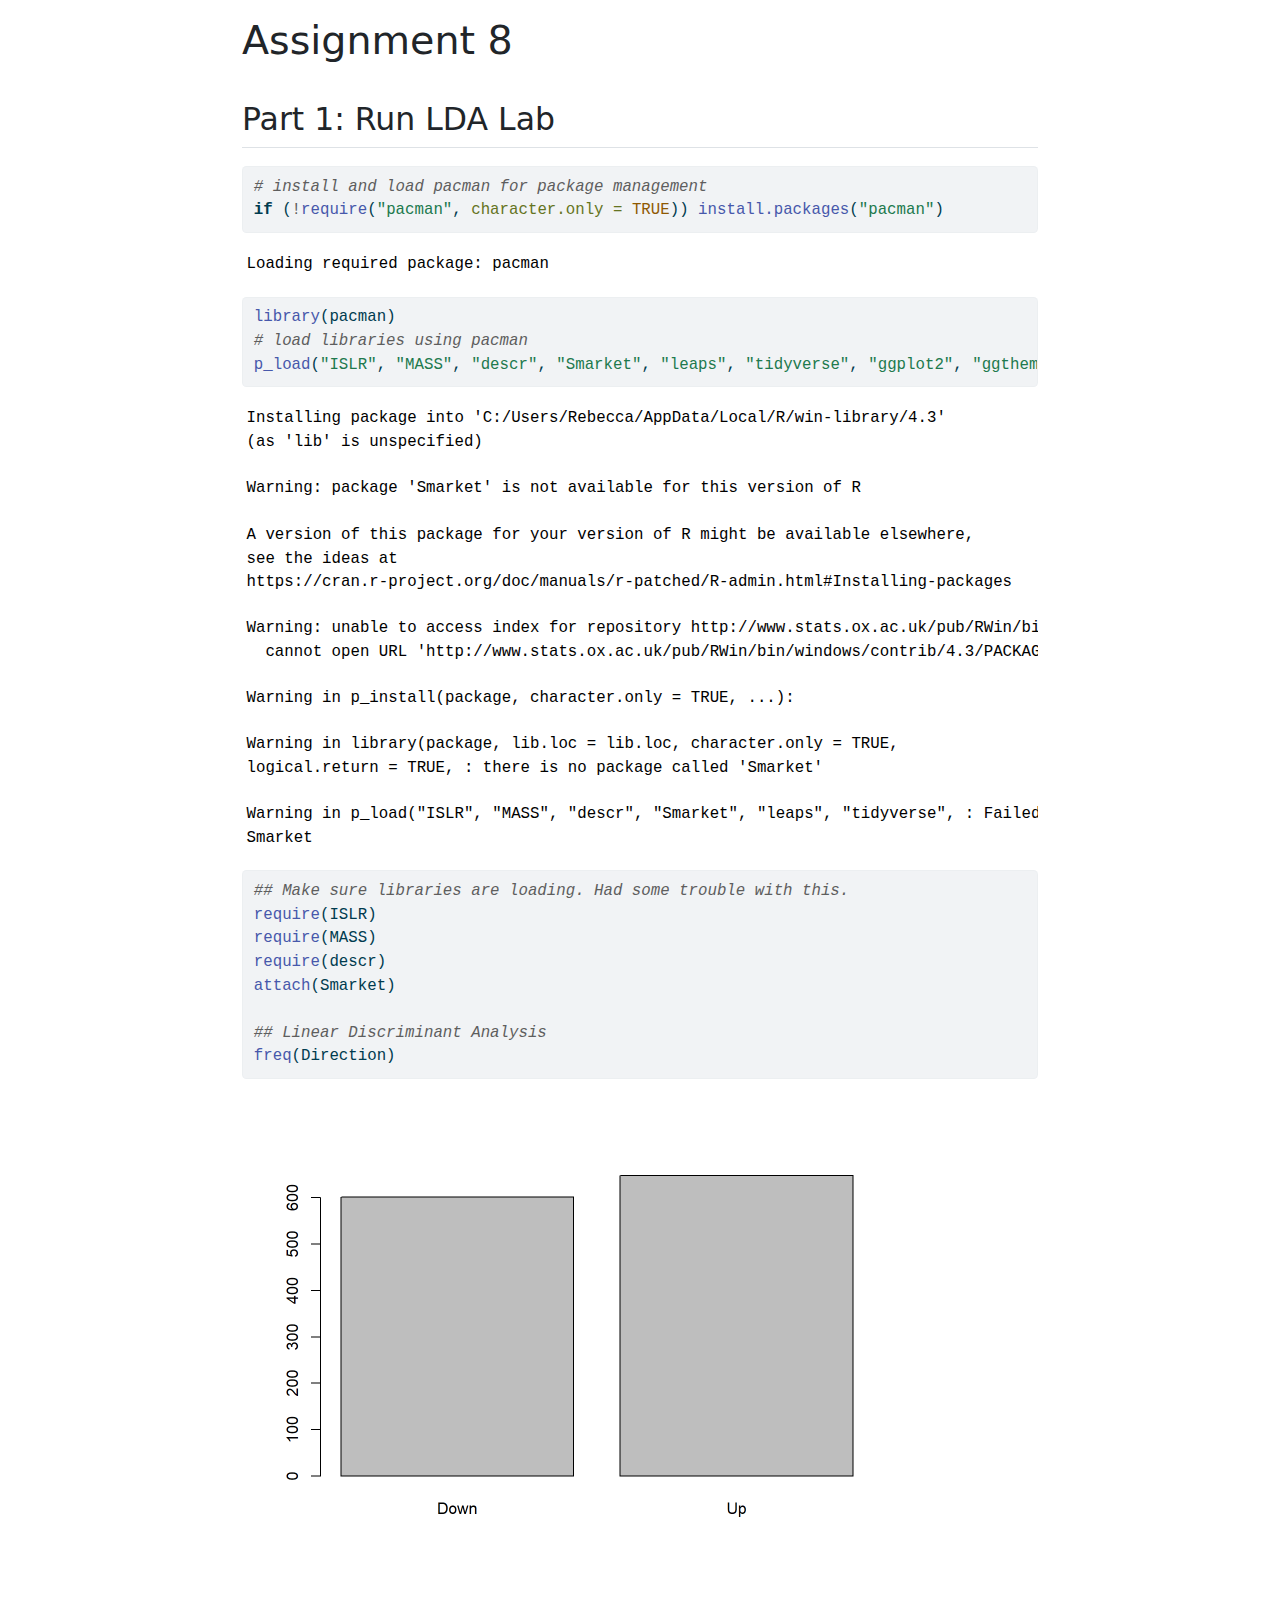
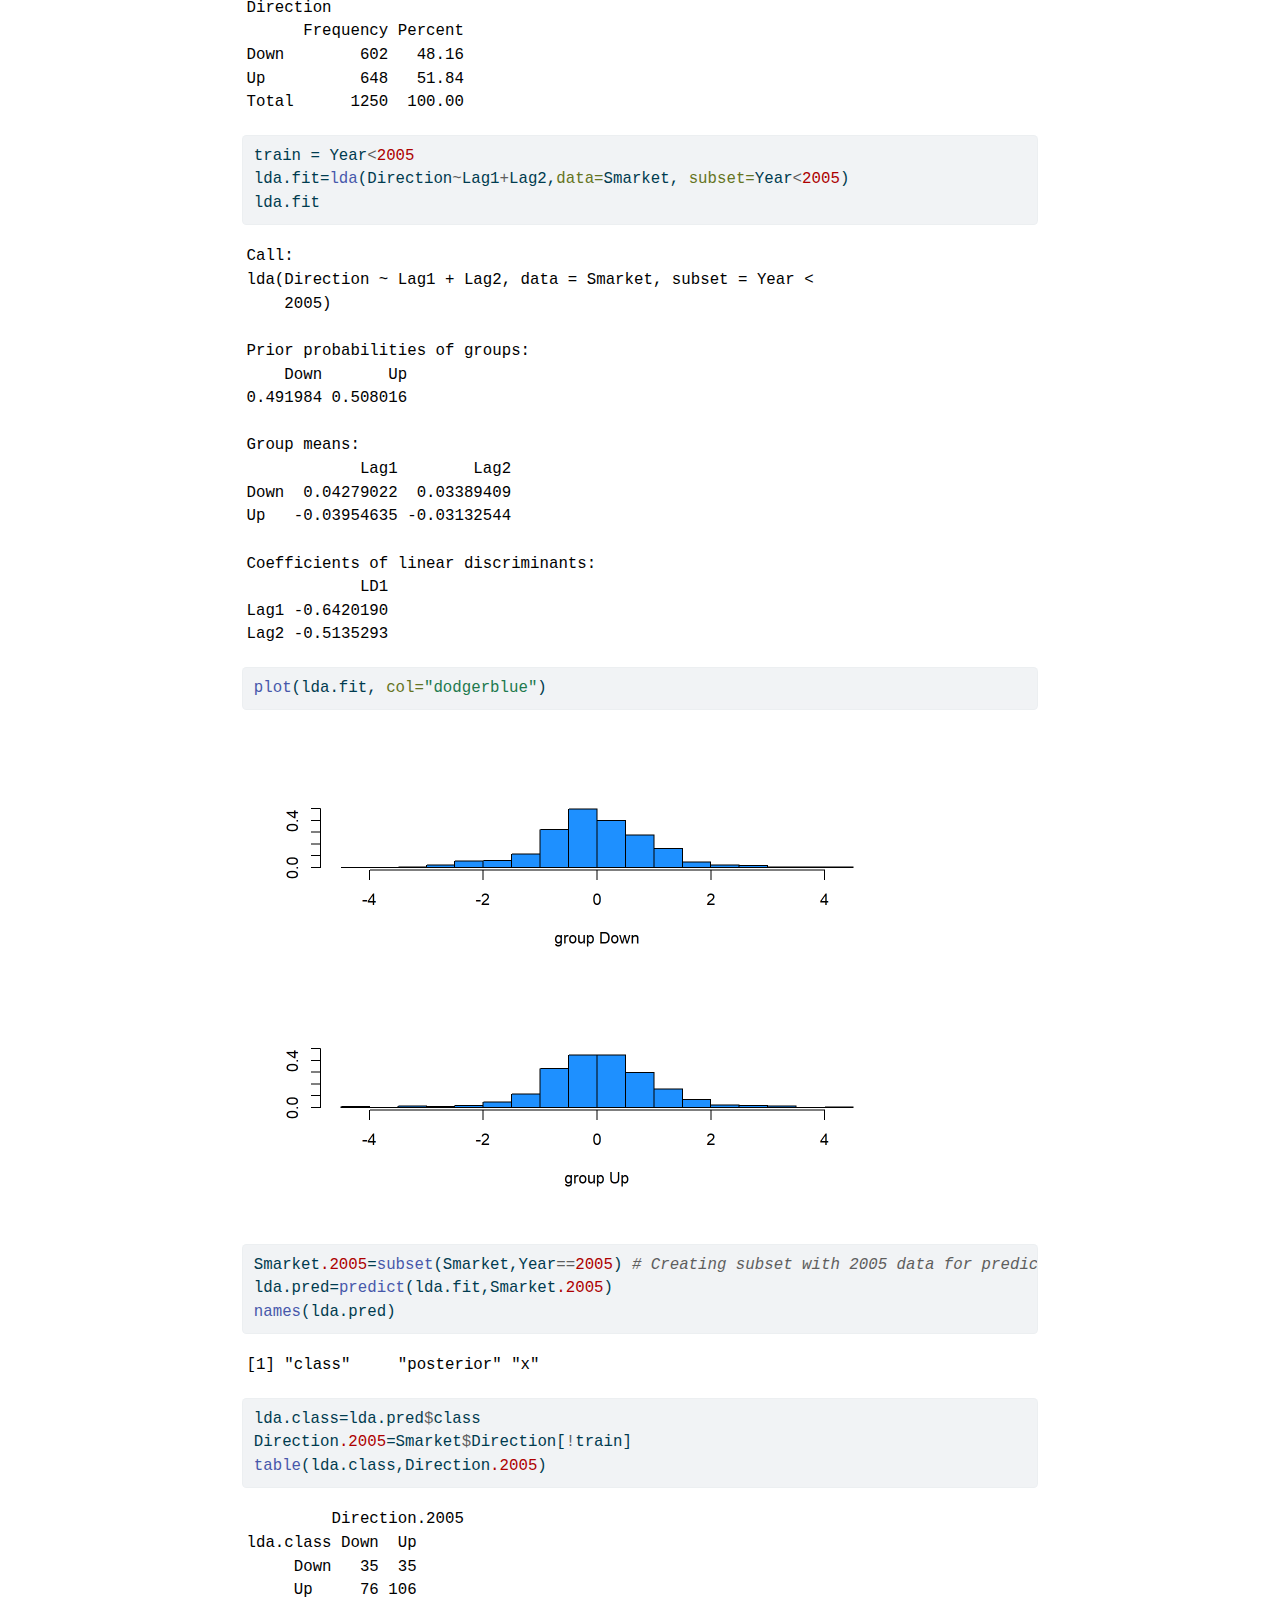
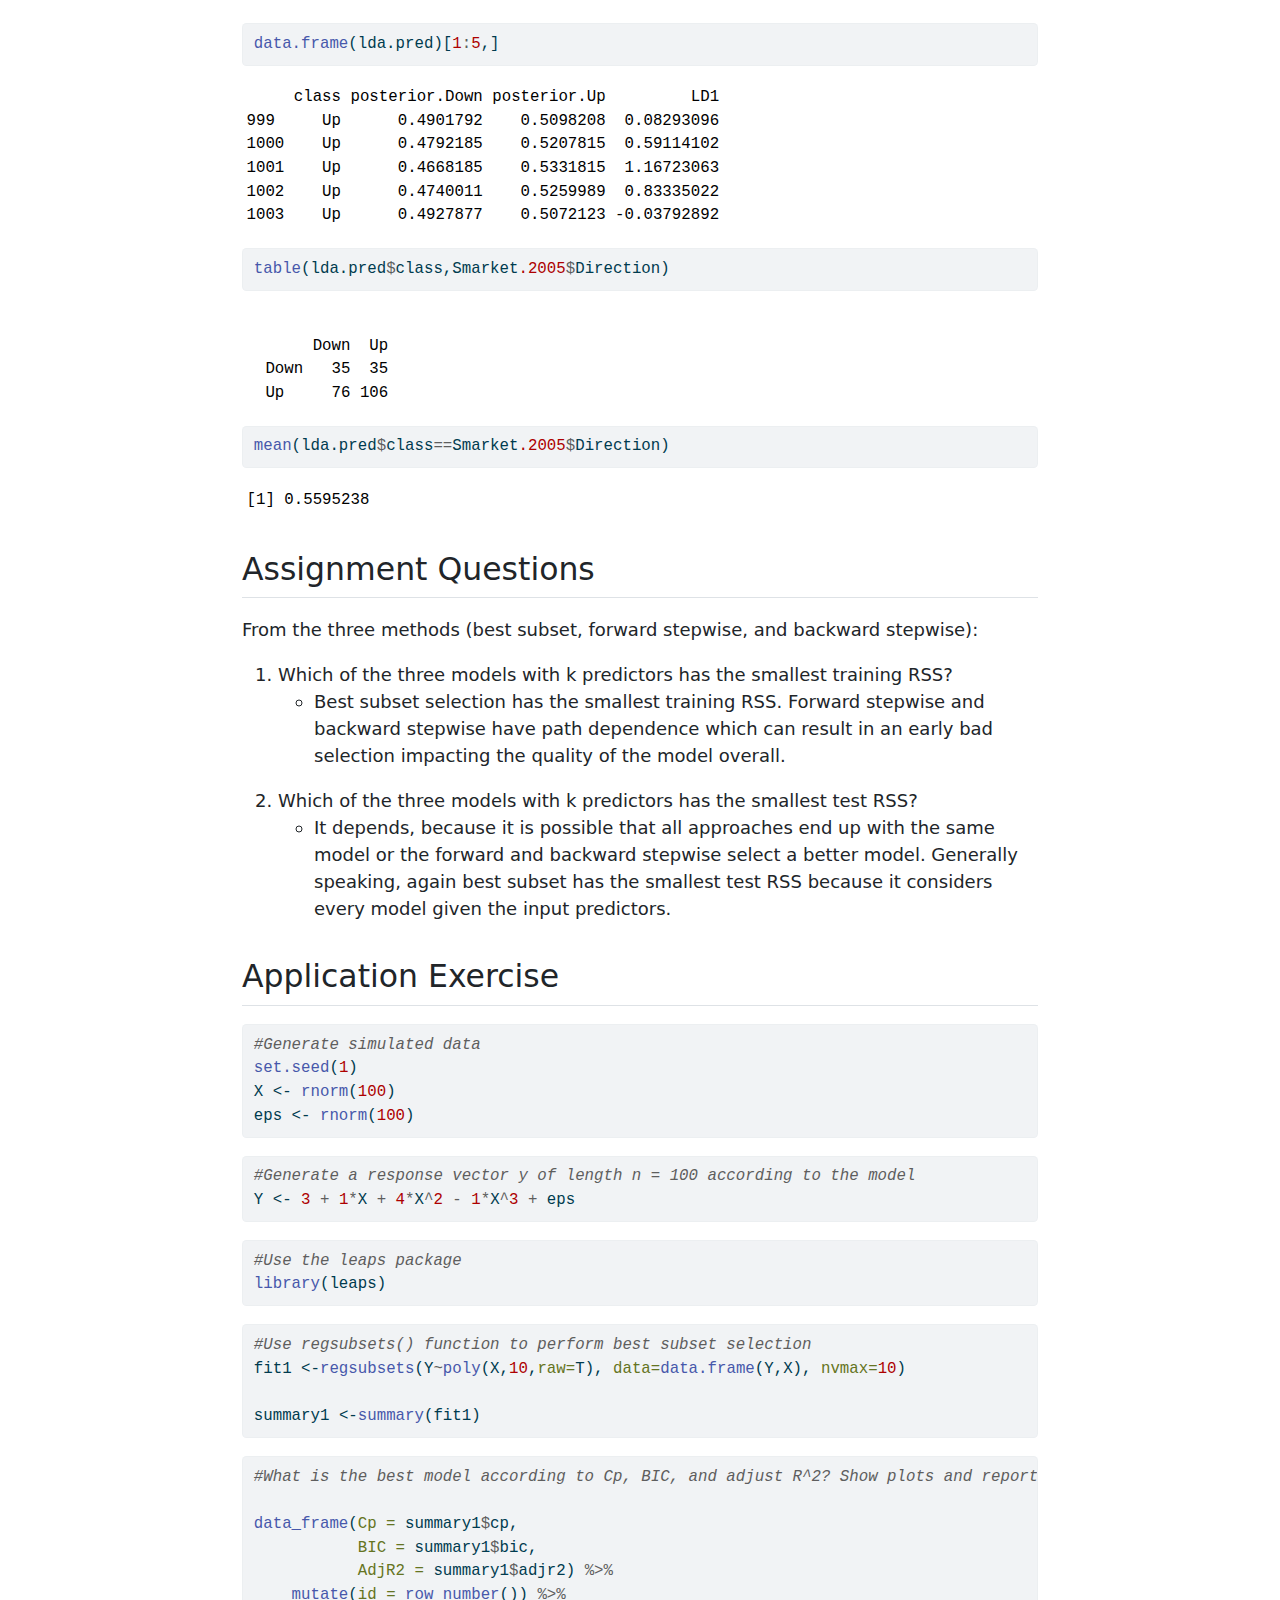
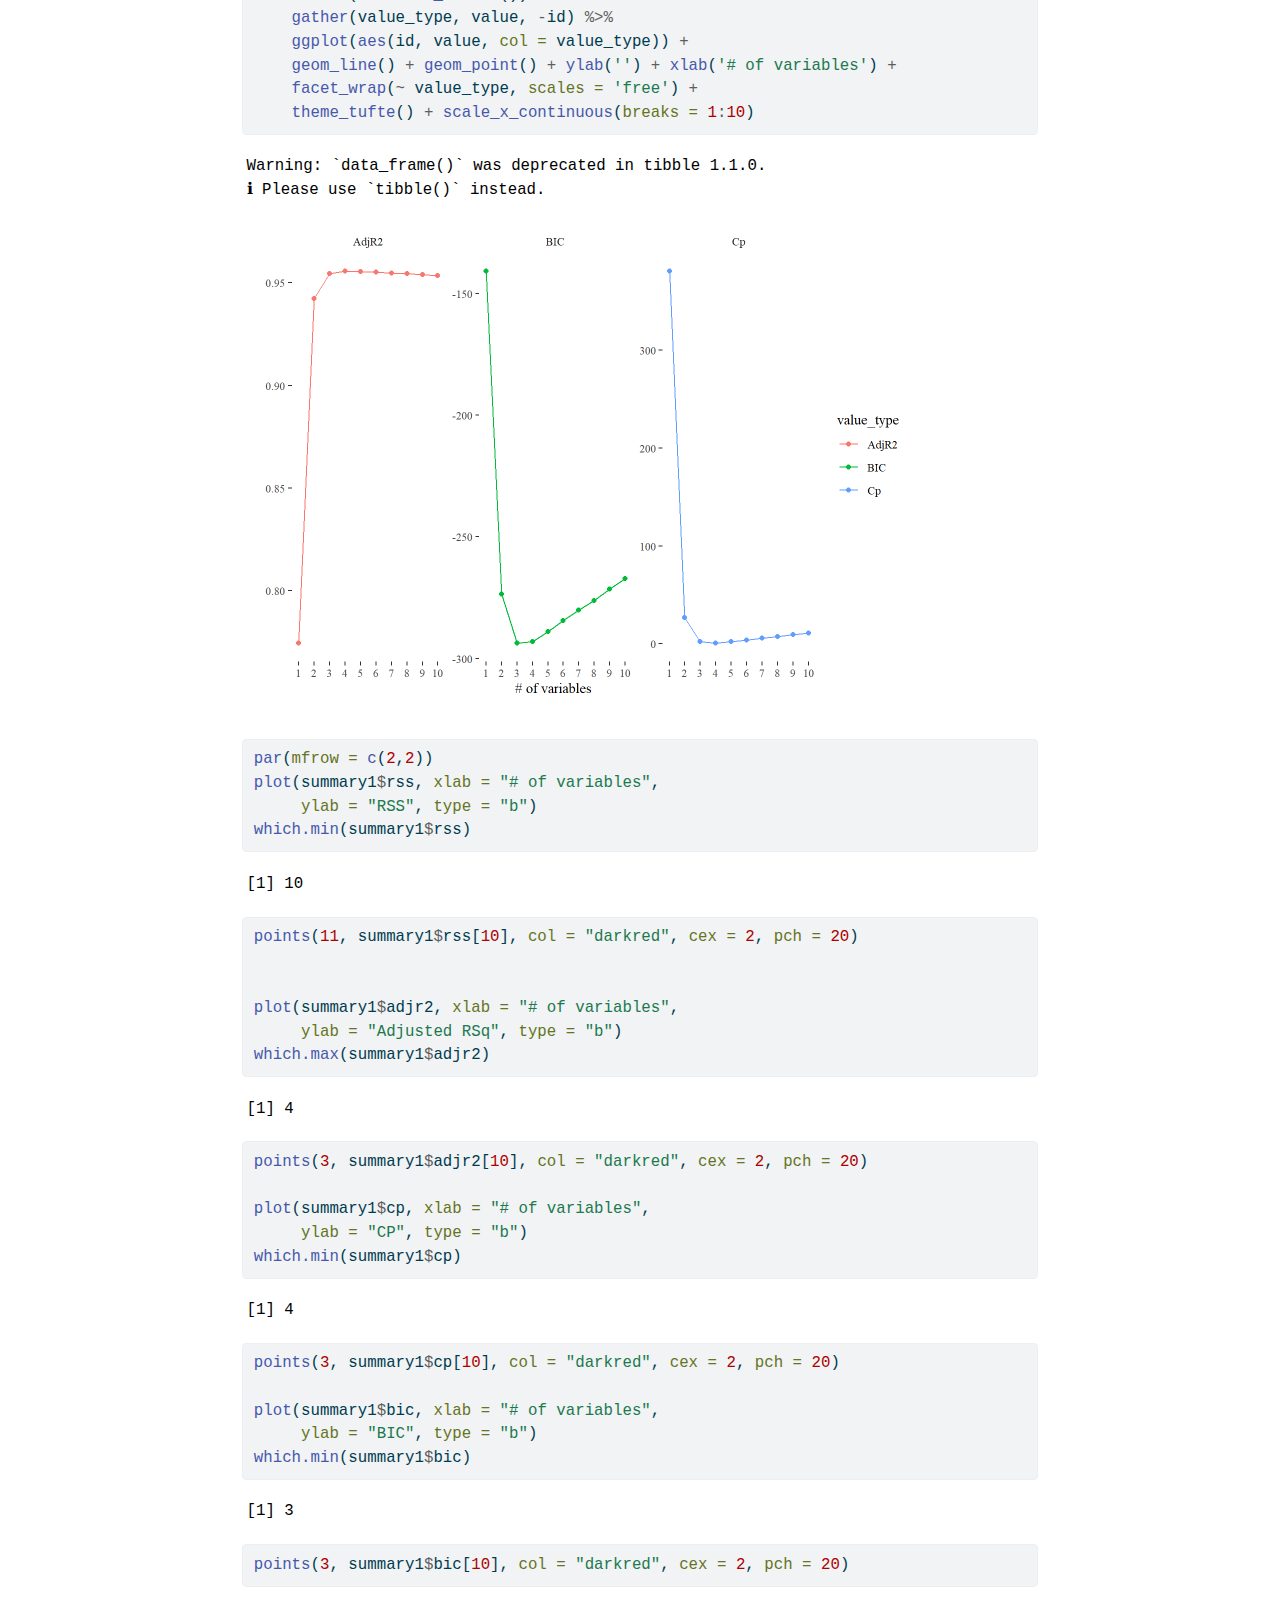
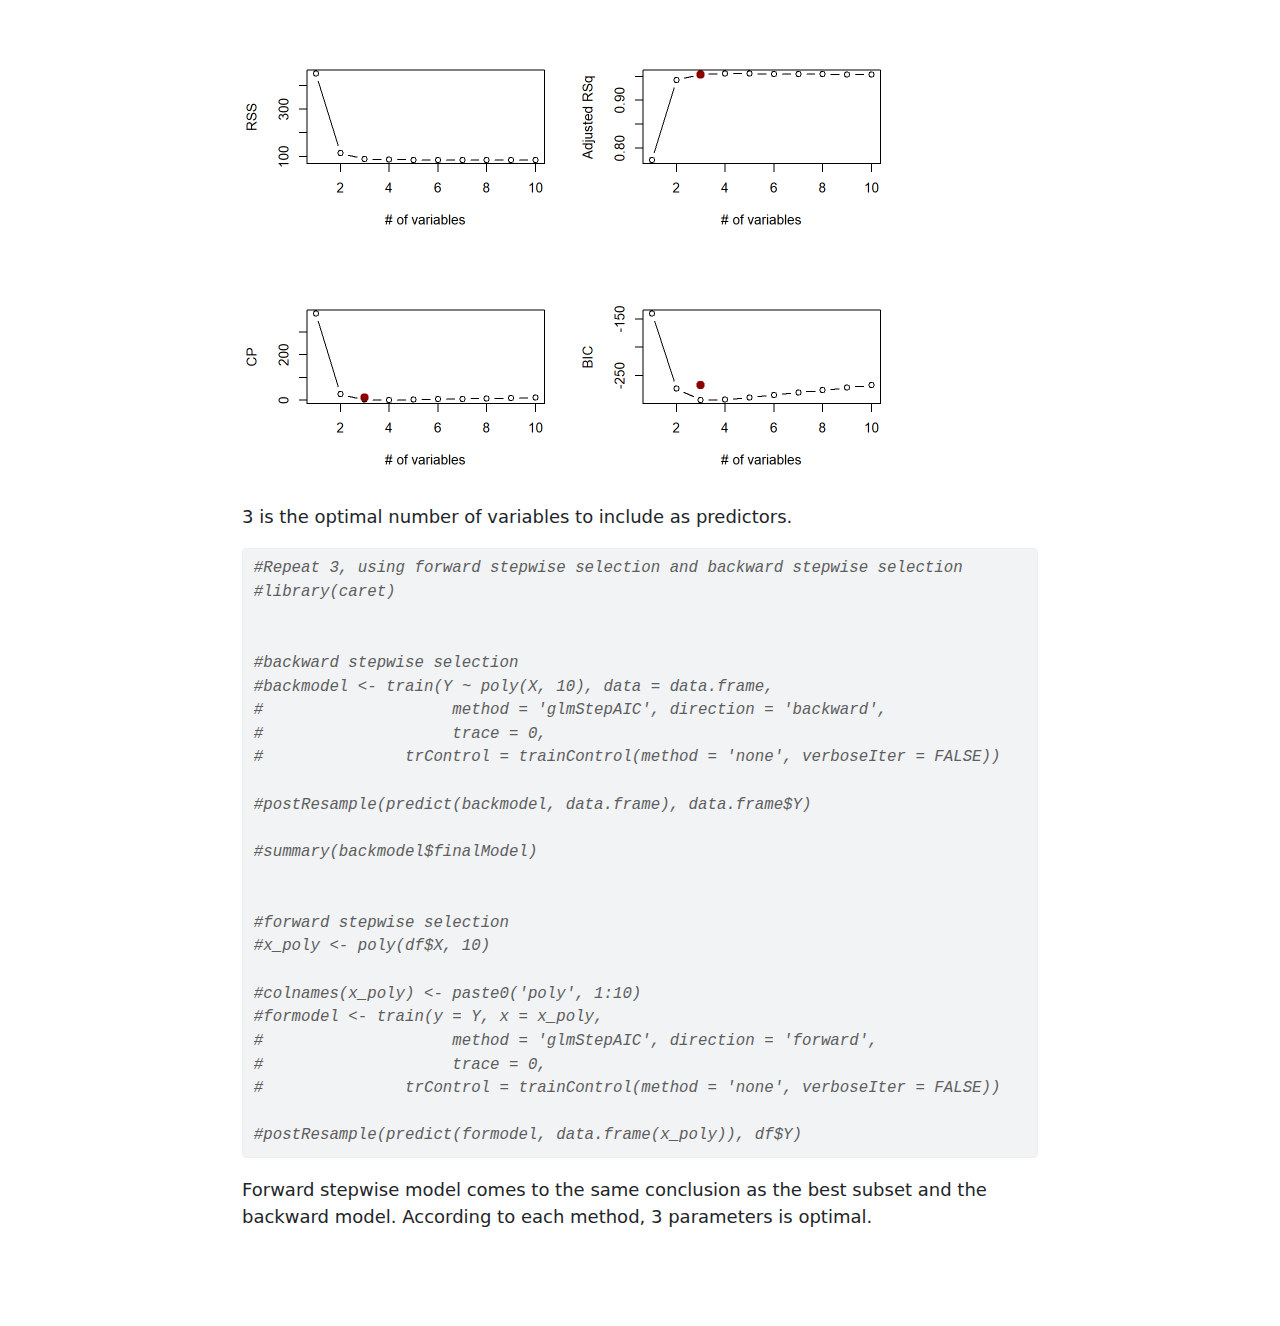
<file: docs/Assignment8.html>
<!DOCTYPE html>
<html xmlns="http://www.w3.org/1999/xhtml" lang="en" xml:lang="en"><head>

<meta charset="utf-8">
<meta name="generator" content="quarto-1.2.335">

<meta name="viewport" content="width=device-width, initial-scale=1.0, user-scalable=yes">


<title>Assignment 8</title>
<style>
code{white-space: pre-wrap;}
span.smallcaps{font-variant: small-caps;}
div.columns{display: flex; gap: min(4vw, 1.5em);}
div.column{flex: auto; overflow-x: auto;}
div.hanging-indent{margin-left: 1.5em; text-indent: -1.5em;}
ul.task-list{list-style: none;}
ul.task-list li input[type="checkbox"] {
  width: 0.8em;
  margin: 0 0.8em 0.2em -1.6em;
  vertical-align: middle;
}
pre > code.sourceCode { white-space: pre; position: relative; }
pre > code.sourceCode > span { display: inline-block; line-height: 1.25; }
pre > code.sourceCode > span:empty { height: 1.2em; }
.sourceCode { overflow: visible; }
code.sourceCode > span { color: inherit; text-decoration: inherit; }
div.sourceCode { margin: 1em 0; }
pre.sourceCode { margin: 0; }
@media screen {
div.sourceCode { overflow: auto; }
}
@media print {
pre > code.sourceCode { white-space: pre-wrap; }
pre > code.sourceCode > span { text-indent: -5em; padding-left: 5em; }
}
pre.numberSource code
  { counter-reset: source-line 0; }
pre.numberSource code > span
  { position: relative; left: -4em; counter-increment: source-line; }
pre.numberSource code > span > a:first-child::before
  { content: counter(source-line);
    position: relative; left: -1em; text-align: right; vertical-align: baseline;
    border: none; display: inline-block;
    -webkit-touch-callout: none; -webkit-user-select: none;
    -khtml-user-select: none; -moz-user-select: none;
    -ms-user-select: none; user-select: none;
    padding: 0 4px; width: 4em;
    color: #aaaaaa;
  }
pre.numberSource { margin-left: 3em; border-left: 1px solid #aaaaaa;  padding-left: 4px; }
div.sourceCode
  {   }
@media screen {
pre > code.sourceCode > span > a:first-child::before { text-decoration: underline; }
}
code span.al { color: #ff0000; font-weight: bold; } /* Alert */
code span.an { color: #60a0b0; font-weight: bold; font-style: italic; } /* Annotation */
code span.at { color: #7d9029; } /* Attribute */
code span.bn { color: #40a070; } /* BaseN */
code span.bu { color: #008000; } /* BuiltIn */
code span.cf { color: #007020; font-weight: bold; } /* ControlFlow */
code span.ch { color: #4070a0; } /* Char */
code span.cn { color: #880000; } /* Constant */
code span.co { color: #60a0b0; font-style: italic; } /* Comment */
code span.cv { color: #60a0b0; font-weight: bold; font-style: italic; } /* CommentVar */
code span.do { color: #ba2121; font-style: italic; } /* Documentation */
code span.dt { color: #902000; } /* DataType */
code span.dv { color: #40a070; } /* DecVal */
code span.er { color: #ff0000; font-weight: bold; } /* Error */
code span.ex { } /* Extension */
code span.fl { color: #40a070; } /* Float */
code span.fu { color: #06287e; } /* Function */
code span.im { color: #008000; font-weight: bold; } /* Import */
code span.in { color: #60a0b0; font-weight: bold; font-style: italic; } /* Information */
code span.kw { color: #007020; font-weight: bold; } /* Keyword */
code span.op { color: #666666; } /* Operator */
code span.ot { color: #007020; } /* Other */
code span.pp { color: #bc7a00; } /* Preprocessor */
code span.sc { color: #4070a0; } /* SpecialChar */
code span.ss { color: #bb6688; } /* SpecialString */
code span.st { color: #4070a0; } /* String */
code span.va { color: #19177c; } /* Variable */
code span.vs { color: #4070a0; } /* VerbatimString */
code span.wa { color: #60a0b0; font-weight: bold; font-style: italic; } /* Warning */
</style>


<script src="Assignment8_files/libs/clipboard/clipboard.min.js"></script>
<script src="Assignment8_files/libs/quarto-html/quarto.js"></script>
<script src="Assignment8_files/libs/quarto-html/popper.min.js"></script>
<script src="Assignment8_files/libs/quarto-html/tippy.umd.min.js"></script>
<script src="Assignment8_files/libs/quarto-html/anchor.min.js"></script>
<link href="Assignment8_files/libs/quarto-html/tippy.css" rel="stylesheet">
<link href="Assignment8_files/libs/quarto-html/quarto-syntax-highlighting.css" rel="stylesheet" id="quarto-text-highlighting-styles">
<script src="Assignment8_files/libs/bootstrap/bootstrap.min.js"></script>
<link href="Assignment8_files/libs/bootstrap/bootstrap-icons.css" rel="stylesheet">
<link href="Assignment8_files/libs/bootstrap/bootstrap.min.css" rel="stylesheet" id="quarto-bootstrap" data-mode="light">


</head>

<body class="fullcontent">

<div id="quarto-content" class="page-columns page-rows-contents page-layout-article">

<main class="content" id="quarto-document-content">

<header id="title-block-header" class="quarto-title-block default">
<div class="quarto-title">
<h1 class="title">Assignment 8</h1>
</div>



<div class="quarto-title-meta">

    
  
    
  </div>
  

</header>

<section id="part-1-run-lda-lab" class="level2">
<h2 class="anchored" data-anchor-id="part-1-run-lda-lab">Part 1: Run LDA Lab</h2>
<div class="cell">
<div class="sourceCode cell-code" id="cb1"><pre class="sourceCode r code-with-copy"><code class="sourceCode r"><span id="cb1-1"><a href="#cb1-1" aria-hidden="true" tabindex="-1"></a><span class="co"># install and load pacman for package management</span></span>
<span id="cb1-2"><a href="#cb1-2" aria-hidden="true" tabindex="-1"></a><span class="cf">if</span> (<span class="sc">!</span><span class="fu">require</span>(<span class="st">"pacman"</span>, <span class="at">character.only =</span> <span class="cn">TRUE</span>)) <span class="fu">install.packages</span>(<span class="st">"pacman"</span>)</span></code><button title="Copy to Clipboard" class="code-copy-button"><i class="bi"></i></button></pre></div>
<div class="cell-output cell-output-stderr">
<pre><code>Loading required package: pacman</code></pre>
</div>
<div class="sourceCode cell-code" id="cb3"><pre class="sourceCode r code-with-copy"><code class="sourceCode r"><span id="cb3-1"><a href="#cb3-1" aria-hidden="true" tabindex="-1"></a><span class="fu">library</span>(pacman)</span>
<span id="cb3-2"><a href="#cb3-2" aria-hidden="true" tabindex="-1"></a><span class="co"># load libraries using pacman</span></span>
<span id="cb3-3"><a href="#cb3-3" aria-hidden="true" tabindex="-1"></a><span class="fu">p_load</span>(<span class="st">"ISLR"</span>, <span class="st">"MASS"</span>, <span class="st">"descr"</span>, <span class="st">"Smarket"</span>, <span class="st">"leaps"</span>, <span class="st">"tidyverse"</span>, <span class="st">"ggplot2"</span>, <span class="st">"ggthemes"</span>, <span class="st">"caret"</span>, <span class="st">"BiocManager"</span>)</span></code><button title="Copy to Clipboard" class="code-copy-button"><i class="bi"></i></button></pre></div>
<div class="cell-output cell-output-stderr">
<pre><code>Installing package into 'C:/Users/Rebecca/AppData/Local/R/win-library/4.3'
(as 'lib' is unspecified)</code></pre>
</div>
<div class="cell-output cell-output-stderr">
<pre><code>Warning: package 'Smarket' is not available for this version of R

A version of this package for your version of R might be available elsewhere,
see the ideas at
https://cran.r-project.org/doc/manuals/r-patched/R-admin.html#Installing-packages</code></pre>
</div>
<div class="cell-output cell-output-stderr">
<pre><code>Warning: unable to access index for repository http://www.stats.ox.ac.uk/pub/RWin/bin/windows/contrib/4.3:
  cannot open URL 'http://www.stats.ox.ac.uk/pub/RWin/bin/windows/contrib/4.3/PACKAGES'</code></pre>
</div>
<div class="cell-output cell-output-stderr">
<pre><code>Warning in p_install(package, character.only = TRUE, ...):</code></pre>
</div>
<div class="cell-output cell-output-stderr">
<pre><code>Warning in library(package, lib.loc = lib.loc, character.only = TRUE,
logical.return = TRUE, : there is no package called 'Smarket'</code></pre>
</div>
<div class="cell-output cell-output-stderr">
<pre><code>Warning in p_load("ISLR", "MASS", "descr", "Smarket", "leaps", "tidyverse", : Failed to install/load:
Smarket</code></pre>
</div>
</div>
<div class="cell">
<div class="sourceCode cell-code" id="cb10"><pre class="sourceCode r code-with-copy"><code class="sourceCode r"><span id="cb10-1"><a href="#cb10-1" aria-hidden="true" tabindex="-1"></a><span class="do">## Make sure libraries are loading. Had some trouble with this. </span></span>
<span id="cb10-2"><a href="#cb10-2" aria-hidden="true" tabindex="-1"></a><span class="fu">require</span>(ISLR)</span>
<span id="cb10-3"><a href="#cb10-3" aria-hidden="true" tabindex="-1"></a><span class="fu">require</span>(MASS)</span>
<span id="cb10-4"><a href="#cb10-4" aria-hidden="true" tabindex="-1"></a><span class="fu">require</span>(descr)</span>
<span id="cb10-5"><a href="#cb10-5" aria-hidden="true" tabindex="-1"></a><span class="fu">attach</span>(Smarket)</span>
<span id="cb10-6"><a href="#cb10-6" aria-hidden="true" tabindex="-1"></a></span>
<span id="cb10-7"><a href="#cb10-7" aria-hidden="true" tabindex="-1"></a><span class="do">## Linear Discriminant Analysis</span></span>
<span id="cb10-8"><a href="#cb10-8" aria-hidden="true" tabindex="-1"></a><span class="fu">freq</span>(Direction)</span></code><button title="Copy to Clipboard" class="code-copy-button"><i class="bi"></i></button></pre></div>
<div class="cell-output-display">
<p><img src="Assignment8_files/figure-html/unnamed-chunk-2-1.png" class="img-fluid" width="672"></p>
</div>
<div class="cell-output cell-output-stdout">
<pre><code>Direction 
      Frequency Percent
Down        602   48.16
Up          648   51.84
Total      1250  100.00</code></pre>
</div>
<div class="sourceCode cell-code" id="cb12"><pre class="sourceCode r code-with-copy"><code class="sourceCode r"><span id="cb12-1"><a href="#cb12-1" aria-hidden="true" tabindex="-1"></a>train <span class="ot">=</span> Year<span class="sc">&lt;</span><span class="dv">2005</span></span>
<span id="cb12-2"><a href="#cb12-2" aria-hidden="true" tabindex="-1"></a>lda.fit<span class="ot">=</span><span class="fu">lda</span>(Direction<span class="sc">~</span>Lag1<span class="sc">+</span>Lag2,<span class="at">data=</span>Smarket, <span class="at">subset=</span>Year<span class="sc">&lt;</span><span class="dv">2005</span>)</span>
<span id="cb12-3"><a href="#cb12-3" aria-hidden="true" tabindex="-1"></a>lda.fit</span></code><button title="Copy to Clipboard" class="code-copy-button"><i class="bi"></i></button></pre></div>
<div class="cell-output cell-output-stdout">
<pre><code>Call:
lda(Direction ~ Lag1 + Lag2, data = Smarket, subset = Year &lt; 
    2005)

Prior probabilities of groups:
    Down       Up 
0.491984 0.508016 

Group means:
            Lag1        Lag2
Down  0.04279022  0.03389409
Up   -0.03954635 -0.03132544

Coefficients of linear discriminants:
            LD1
Lag1 -0.6420190
Lag2 -0.5135293</code></pre>
</div>
<div class="sourceCode cell-code" id="cb14"><pre class="sourceCode r code-with-copy"><code class="sourceCode r"><span id="cb14-1"><a href="#cb14-1" aria-hidden="true" tabindex="-1"></a><span class="fu">plot</span>(lda.fit, <span class="at">col=</span><span class="st">"dodgerblue"</span>)</span></code><button title="Copy to Clipboard" class="code-copy-button"><i class="bi"></i></button></pre></div>
<div class="cell-output-display">
<p><img src="Assignment8_files/figure-html/unnamed-chunk-2-2.png" class="img-fluid" width="672"></p>
</div>
<div class="sourceCode cell-code" id="cb15"><pre class="sourceCode r code-with-copy"><code class="sourceCode r"><span id="cb15-1"><a href="#cb15-1" aria-hidden="true" tabindex="-1"></a>Smarket<span class="fl">.2005</span><span class="ot">=</span><span class="fu">subset</span>(Smarket,Year<span class="sc">==</span><span class="dv">2005</span>) <span class="co"># Creating subset with 2005 data for prediction</span></span>
<span id="cb15-2"><a href="#cb15-2" aria-hidden="true" tabindex="-1"></a>lda.pred<span class="ot">=</span><span class="fu">predict</span>(lda.fit,Smarket<span class="fl">.2005</span>)</span>
<span id="cb15-3"><a href="#cb15-3" aria-hidden="true" tabindex="-1"></a><span class="fu">names</span>(lda.pred)</span></code><button title="Copy to Clipboard" class="code-copy-button"><i class="bi"></i></button></pre></div>
<div class="cell-output cell-output-stdout">
<pre><code>[1] "class"     "posterior" "x"        </code></pre>
</div>
<div class="sourceCode cell-code" id="cb17"><pre class="sourceCode r code-with-copy"><code class="sourceCode r"><span id="cb17-1"><a href="#cb17-1" aria-hidden="true" tabindex="-1"></a>lda.class<span class="ot">=</span>lda.pred<span class="sc">$</span>class</span>
<span id="cb17-2"><a href="#cb17-2" aria-hidden="true" tabindex="-1"></a>Direction<span class="fl">.2005</span><span class="ot">=</span>Smarket<span class="sc">$</span>Direction[<span class="sc">!</span>train] </span>
<span id="cb17-3"><a href="#cb17-3" aria-hidden="true" tabindex="-1"></a><span class="fu">table</span>(lda.class,Direction<span class="fl">.2005</span>) </span></code><button title="Copy to Clipboard" class="code-copy-button"><i class="bi"></i></button></pre></div>
<div class="cell-output cell-output-stdout">
<pre><code>         Direction.2005
lda.class Down  Up
     Down   35  35
     Up     76 106</code></pre>
</div>
<div class="sourceCode cell-code" id="cb19"><pre class="sourceCode r code-with-copy"><code class="sourceCode r"><span id="cb19-1"><a href="#cb19-1" aria-hidden="true" tabindex="-1"></a><span class="fu">data.frame</span>(lda.pred)[<span class="dv">1</span><span class="sc">:</span><span class="dv">5</span>,]</span></code><button title="Copy to Clipboard" class="code-copy-button"><i class="bi"></i></button></pre></div>
<div class="cell-output cell-output-stdout">
<pre><code>     class posterior.Down posterior.Up         LD1
999     Up      0.4901792    0.5098208  0.08293096
1000    Up      0.4792185    0.5207815  0.59114102
1001    Up      0.4668185    0.5331815  1.16723063
1002    Up      0.4740011    0.5259989  0.83335022
1003    Up      0.4927877    0.5072123 -0.03792892</code></pre>
</div>
<div class="sourceCode cell-code" id="cb21"><pre class="sourceCode r code-with-copy"><code class="sourceCode r"><span id="cb21-1"><a href="#cb21-1" aria-hidden="true" tabindex="-1"></a><span class="fu">table</span>(lda.pred<span class="sc">$</span>class,Smarket<span class="fl">.2005</span><span class="sc">$</span>Direction)</span></code><button title="Copy to Clipboard" class="code-copy-button"><i class="bi"></i></button></pre></div>
<div class="cell-output cell-output-stdout">
<pre><code>      
       Down  Up
  Down   35  35
  Up     76 106</code></pre>
</div>
<div class="sourceCode cell-code" id="cb23"><pre class="sourceCode r code-with-copy"><code class="sourceCode r"><span id="cb23-1"><a href="#cb23-1" aria-hidden="true" tabindex="-1"></a><span class="fu">mean</span>(lda.pred<span class="sc">$</span>class<span class="sc">==</span>Smarket<span class="fl">.2005</span><span class="sc">$</span>Direction)</span></code><button title="Copy to Clipboard" class="code-copy-button"><i class="bi"></i></button></pre></div>
<div class="cell-output cell-output-stdout">
<pre><code>[1] 0.5595238</code></pre>
</div>
</div>
</section>
<section id="assignment-questions" class="level2">
<h2 class="anchored" data-anchor-id="assignment-questions">Assignment Questions</h2>
<p>From the three methods (best subset, forward stepwise, and backward stepwise):</p>
<ol type="1">
<li>Which of the three models with k predictors has the smallest training RSS?
<ul>
<li>Best subset selection has the smallest training RSS. Forward stepwise and backward stepwise have path dependence which can result in an early bad selection impacting the quality of the model overall.</li>
</ul></li>
<li>Which of the three models with k predictors has the smallest test RSS?
<ul>
<li>It depends, because it is possible that all approaches end up with the same model or the forward and backward stepwise select a better model. Generally speaking, again best subset has the smallest test RSS because it considers every model given the input predictors.</li>
</ul></li>
</ol>
</section>
<section id="application-exercise" class="level2">
<h2 class="anchored" data-anchor-id="application-exercise">Application Exercise</h2>
<div class="cell">
<div class="sourceCode cell-code" id="cb25"><pre class="sourceCode r code-with-copy"><code class="sourceCode r"><span id="cb25-1"><a href="#cb25-1" aria-hidden="true" tabindex="-1"></a><span class="co">#Generate simulated data </span></span>
<span id="cb25-2"><a href="#cb25-2" aria-hidden="true" tabindex="-1"></a><span class="fu">set.seed</span>(<span class="dv">1</span>)</span>
<span id="cb25-3"><a href="#cb25-3" aria-hidden="true" tabindex="-1"></a>X <span class="ot">&lt;-</span> <span class="fu">rnorm</span>(<span class="dv">100</span>)</span>
<span id="cb25-4"><a href="#cb25-4" aria-hidden="true" tabindex="-1"></a>eps <span class="ot">&lt;-</span> <span class="fu">rnorm</span>(<span class="dv">100</span>)</span></code><button title="Copy to Clipboard" class="code-copy-button"><i class="bi"></i></button></pre></div>
</div>
<div class="cell">
<div class="sourceCode cell-code" id="cb26"><pre class="sourceCode r code-with-copy"><code class="sourceCode r"><span id="cb26-1"><a href="#cb26-1" aria-hidden="true" tabindex="-1"></a><span class="co">#Generate a response vector y of length n = 100 according to the model</span></span>
<span id="cb26-2"><a href="#cb26-2" aria-hidden="true" tabindex="-1"></a>Y <span class="ot">&lt;-</span> <span class="dv">3</span> <span class="sc">+</span> <span class="dv">1</span><span class="sc">*</span>X <span class="sc">+</span> <span class="dv">4</span><span class="sc">*</span>X<span class="sc">^</span><span class="dv">2</span> <span class="sc">-</span> <span class="dv">1</span><span class="sc">*</span>X<span class="sc">^</span><span class="dv">3</span> <span class="sc">+</span> eps</span></code><button title="Copy to Clipboard" class="code-copy-button"><i class="bi"></i></button></pre></div>
</div>
<div class="cell">
<div class="sourceCode cell-code" id="cb27"><pre class="sourceCode r code-with-copy"><code class="sourceCode r"><span id="cb27-1"><a href="#cb27-1" aria-hidden="true" tabindex="-1"></a><span class="co">#Use the leaps package </span></span>
<span id="cb27-2"><a href="#cb27-2" aria-hidden="true" tabindex="-1"></a><span class="fu">library</span>(leaps)</span></code><button title="Copy to Clipboard" class="code-copy-button"><i class="bi"></i></button></pre></div>
</div>
<div class="cell">
<div class="sourceCode cell-code" id="cb28"><pre class="sourceCode r code-with-copy"><code class="sourceCode r"><span id="cb28-1"><a href="#cb28-1" aria-hidden="true" tabindex="-1"></a><span class="co">#Use regsubsets() function to perform best subset selection</span></span>
<span id="cb28-2"><a href="#cb28-2" aria-hidden="true" tabindex="-1"></a>fit1 <span class="ot">&lt;-</span><span class="fu">regsubsets</span>(Y<span class="sc">~</span><span class="fu">poly</span>(X,<span class="dv">10</span>,<span class="at">raw=</span>T), <span class="at">data=</span><span class="fu">data.frame</span>(Y,X), <span class="at">nvmax=</span><span class="dv">10</span>)</span>
<span id="cb28-3"><a href="#cb28-3" aria-hidden="true" tabindex="-1"></a></span>
<span id="cb28-4"><a href="#cb28-4" aria-hidden="true" tabindex="-1"></a>summary1 <span class="ot">&lt;-</span><span class="fu">summary</span>(fit1)</span></code><button title="Copy to Clipboard" class="code-copy-button"><i class="bi"></i></button></pre></div>
</div>
<div class="cell">
<div class="sourceCode cell-code" id="cb29"><pre class="sourceCode r code-with-copy"><code class="sourceCode r"><span id="cb29-1"><a href="#cb29-1" aria-hidden="true" tabindex="-1"></a><span class="co">#What is the best model according to Cp, BIC, and adjust R^2? Show plots and report coefficients. </span></span>
<span id="cb29-2"><a href="#cb29-2" aria-hidden="true" tabindex="-1"></a></span>
<span id="cb29-3"><a href="#cb29-3" aria-hidden="true" tabindex="-1"></a><span class="fu">data_frame</span>(<span class="at">Cp =</span> summary1<span class="sc">$</span>cp,</span>
<span id="cb29-4"><a href="#cb29-4" aria-hidden="true" tabindex="-1"></a>           <span class="at">BIC =</span> summary1<span class="sc">$</span>bic,</span>
<span id="cb29-5"><a href="#cb29-5" aria-hidden="true" tabindex="-1"></a>           <span class="at">AdjR2 =</span> summary1<span class="sc">$</span>adjr2) <span class="sc">%&gt;%</span></span>
<span id="cb29-6"><a href="#cb29-6" aria-hidden="true" tabindex="-1"></a>    <span class="fu">mutate</span>(<span class="at">id =</span> <span class="fu">row_number</span>()) <span class="sc">%&gt;%</span></span>
<span id="cb29-7"><a href="#cb29-7" aria-hidden="true" tabindex="-1"></a>    <span class="fu">gather</span>(value_type, value, <span class="sc">-</span>id) <span class="sc">%&gt;%</span></span>
<span id="cb29-8"><a href="#cb29-8" aria-hidden="true" tabindex="-1"></a>    <span class="fu">ggplot</span>(<span class="fu">aes</span>(id, value, <span class="at">col =</span> value_type)) <span class="sc">+</span></span>
<span id="cb29-9"><a href="#cb29-9" aria-hidden="true" tabindex="-1"></a>    <span class="fu">geom_line</span>() <span class="sc">+</span> <span class="fu">geom_point</span>() <span class="sc">+</span> <span class="fu">ylab</span>(<span class="st">''</span>) <span class="sc">+</span> <span class="fu">xlab</span>(<span class="st">'# of variables'</span>) <span class="sc">+</span></span>
<span id="cb29-10"><a href="#cb29-10" aria-hidden="true" tabindex="-1"></a>    <span class="fu">facet_wrap</span>(<span class="sc">~</span> value_type, <span class="at">scales =</span> <span class="st">'free'</span>) <span class="sc">+</span></span>
<span id="cb29-11"><a href="#cb29-11" aria-hidden="true" tabindex="-1"></a>    <span class="fu">theme_tufte</span>() <span class="sc">+</span> <span class="fu">scale_x_continuous</span>(<span class="at">breaks =</span> <span class="dv">1</span><span class="sc">:</span><span class="dv">10</span>)</span></code><button title="Copy to Clipboard" class="code-copy-button"><i class="bi"></i></button></pre></div>
<div class="cell-output cell-output-stderr">
<pre><code>Warning: `data_frame()` was deprecated in tibble 1.1.0.
ℹ Please use `tibble()` instead.</code></pre>
</div>
<div class="cell-output-display">
<p><img src="Assignment8_files/figure-html/unnamed-chunk-7-1.png" class="img-fluid" width="672"></p>
</div>
<div class="sourceCode cell-code" id="cb31"><pre class="sourceCode r code-with-copy"><code class="sourceCode r"><span id="cb31-1"><a href="#cb31-1" aria-hidden="true" tabindex="-1"></a><span class="fu">par</span>(<span class="at">mfrow =</span> <span class="fu">c</span>(<span class="dv">2</span>,<span class="dv">2</span>))</span>
<span id="cb31-2"><a href="#cb31-2" aria-hidden="true" tabindex="-1"></a><span class="fu">plot</span>(summary1<span class="sc">$</span>rss, <span class="at">xlab =</span> <span class="st">"# of variables"</span>, </span>
<span id="cb31-3"><a href="#cb31-3" aria-hidden="true" tabindex="-1"></a>     <span class="at">ylab =</span> <span class="st">"RSS"</span>, <span class="at">type =</span> <span class="st">"b"</span>)</span>
<span id="cb31-4"><a href="#cb31-4" aria-hidden="true" tabindex="-1"></a><span class="fu">which.min</span>(summary1<span class="sc">$</span>rss)</span></code><button title="Copy to Clipboard" class="code-copy-button"><i class="bi"></i></button></pre></div>
<div class="cell-output cell-output-stdout">
<pre><code>[1] 10</code></pre>
</div>
<div class="sourceCode cell-code" id="cb33"><pre class="sourceCode r code-with-copy"><code class="sourceCode r"><span id="cb33-1"><a href="#cb33-1" aria-hidden="true" tabindex="-1"></a><span class="fu">points</span>(<span class="dv">11</span>, summary1<span class="sc">$</span>rss[<span class="dv">10</span>], <span class="at">col =</span> <span class="st">"darkred"</span>, <span class="at">cex =</span> <span class="dv">2</span>, <span class="at">pch =</span> <span class="dv">20</span>)</span>
<span id="cb33-2"><a href="#cb33-2" aria-hidden="true" tabindex="-1"></a></span>
<span id="cb33-3"><a href="#cb33-3" aria-hidden="true" tabindex="-1"></a></span>
<span id="cb33-4"><a href="#cb33-4" aria-hidden="true" tabindex="-1"></a><span class="fu">plot</span>(summary1<span class="sc">$</span>adjr2, <span class="at">xlab =</span> <span class="st">"# of variables"</span>,</span>
<span id="cb33-5"><a href="#cb33-5" aria-hidden="true" tabindex="-1"></a>     <span class="at">ylab =</span> <span class="st">"Adjusted RSq"</span>, <span class="at">type =</span> <span class="st">"b"</span>)</span>
<span id="cb33-6"><a href="#cb33-6" aria-hidden="true" tabindex="-1"></a><span class="fu">which.max</span>(summary1<span class="sc">$</span>adjr2)</span></code><button title="Copy to Clipboard" class="code-copy-button"><i class="bi"></i></button></pre></div>
<div class="cell-output cell-output-stdout">
<pre><code>[1] 4</code></pre>
</div>
<div class="sourceCode cell-code" id="cb35"><pre class="sourceCode r code-with-copy"><code class="sourceCode r"><span id="cb35-1"><a href="#cb35-1" aria-hidden="true" tabindex="-1"></a><span class="fu">points</span>(<span class="dv">3</span>, summary1<span class="sc">$</span>adjr2[<span class="dv">10</span>], <span class="at">col =</span> <span class="st">"darkred"</span>, <span class="at">cex =</span> <span class="dv">2</span>, <span class="at">pch =</span> <span class="dv">20</span>)</span>
<span id="cb35-2"><a href="#cb35-2" aria-hidden="true" tabindex="-1"></a></span>
<span id="cb35-3"><a href="#cb35-3" aria-hidden="true" tabindex="-1"></a><span class="fu">plot</span>(summary1<span class="sc">$</span>cp, <span class="at">xlab =</span> <span class="st">"# of variables"</span>, </span>
<span id="cb35-4"><a href="#cb35-4" aria-hidden="true" tabindex="-1"></a>     <span class="at">ylab =</span> <span class="st">"CP"</span>, <span class="at">type =</span> <span class="st">"b"</span>)</span>
<span id="cb35-5"><a href="#cb35-5" aria-hidden="true" tabindex="-1"></a><span class="fu">which.min</span>(summary1<span class="sc">$</span>cp)</span></code><button title="Copy to Clipboard" class="code-copy-button"><i class="bi"></i></button></pre></div>
<div class="cell-output cell-output-stdout">
<pre><code>[1] 4</code></pre>
</div>
<div class="sourceCode cell-code" id="cb37"><pre class="sourceCode r code-with-copy"><code class="sourceCode r"><span id="cb37-1"><a href="#cb37-1" aria-hidden="true" tabindex="-1"></a><span class="fu">points</span>(<span class="dv">3</span>, summary1<span class="sc">$</span>cp[<span class="dv">10</span>], <span class="at">col =</span> <span class="st">"darkred"</span>, <span class="at">cex =</span> <span class="dv">2</span>, <span class="at">pch =</span> <span class="dv">20</span>)</span>
<span id="cb37-2"><a href="#cb37-2" aria-hidden="true" tabindex="-1"></a></span>
<span id="cb37-3"><a href="#cb37-3" aria-hidden="true" tabindex="-1"></a><span class="fu">plot</span>(summary1<span class="sc">$</span>bic, <span class="at">xlab =</span> <span class="st">"# of variables"</span>, </span>
<span id="cb37-4"><a href="#cb37-4" aria-hidden="true" tabindex="-1"></a>     <span class="at">ylab =</span> <span class="st">"BIC"</span>, <span class="at">type =</span> <span class="st">"b"</span>)</span>
<span id="cb37-5"><a href="#cb37-5" aria-hidden="true" tabindex="-1"></a><span class="fu">which.min</span>(summary1<span class="sc">$</span>bic)</span></code><button title="Copy to Clipboard" class="code-copy-button"><i class="bi"></i></button></pre></div>
<div class="cell-output cell-output-stdout">
<pre><code>[1] 3</code></pre>
</div>
<div class="sourceCode cell-code" id="cb39"><pre class="sourceCode r code-with-copy"><code class="sourceCode r"><span id="cb39-1"><a href="#cb39-1" aria-hidden="true" tabindex="-1"></a><span class="fu">points</span>(<span class="dv">3</span>, summary1<span class="sc">$</span>bic[<span class="dv">10</span>], <span class="at">col =</span> <span class="st">"darkred"</span>, <span class="at">cex =</span> <span class="dv">2</span>, <span class="at">pch =</span> <span class="dv">20</span>)</span></code><button title="Copy to Clipboard" class="code-copy-button"><i class="bi"></i></button></pre></div>
<div class="cell-output-display">
<p><img src="Assignment8_files/figure-html/unnamed-chunk-7-2.png" class="img-fluid" width="672"></p>
</div>
</div>
<p>3 is the optimal number of variables to include as predictors.</p>
<div class="cell">
<div class="sourceCode cell-code" id="cb40"><pre class="sourceCode r code-with-copy"><code class="sourceCode r"><span id="cb40-1"><a href="#cb40-1" aria-hidden="true" tabindex="-1"></a><span class="co">#Repeat 3, using forward stepwise selection and backward stepwise selection</span></span>
<span id="cb40-2"><a href="#cb40-2" aria-hidden="true" tabindex="-1"></a><span class="co">#library(caret)</span></span>
<span id="cb40-3"><a href="#cb40-3" aria-hidden="true" tabindex="-1"></a></span>
<span id="cb40-4"><a href="#cb40-4" aria-hidden="true" tabindex="-1"></a></span>
<span id="cb40-5"><a href="#cb40-5" aria-hidden="true" tabindex="-1"></a><span class="co">#backward stepwise selection</span></span>
<span id="cb40-6"><a href="#cb40-6" aria-hidden="true" tabindex="-1"></a><span class="co">#backmodel &lt;- train(Y ~ poly(X, 10), data = data.frame, </span></span>
<span id="cb40-7"><a href="#cb40-7" aria-hidden="true" tabindex="-1"></a><span class="co">#                    method = 'glmStepAIC', direction = 'backward', </span></span>
<span id="cb40-8"><a href="#cb40-8" aria-hidden="true" tabindex="-1"></a><span class="co">#                    trace = 0,</span></span>
<span id="cb40-9"><a href="#cb40-9" aria-hidden="true" tabindex="-1"></a><span class="co">#               trControl = trainControl(method = 'none', verboseIter = FALSE))</span></span>
<span id="cb40-10"><a href="#cb40-10" aria-hidden="true" tabindex="-1"></a></span>
<span id="cb40-11"><a href="#cb40-11" aria-hidden="true" tabindex="-1"></a><span class="co">#postResample(predict(backmodel, data.frame), data.frame$Y)</span></span>
<span id="cb40-12"><a href="#cb40-12" aria-hidden="true" tabindex="-1"></a></span>
<span id="cb40-13"><a href="#cb40-13" aria-hidden="true" tabindex="-1"></a><span class="co">#summary(backmodel$finalModel)</span></span>
<span id="cb40-14"><a href="#cb40-14" aria-hidden="true" tabindex="-1"></a></span>
<span id="cb40-15"><a href="#cb40-15" aria-hidden="true" tabindex="-1"></a></span>
<span id="cb40-16"><a href="#cb40-16" aria-hidden="true" tabindex="-1"></a><span class="co">#forward stepwise selection </span></span>
<span id="cb40-17"><a href="#cb40-17" aria-hidden="true" tabindex="-1"></a><span class="co">#x_poly &lt;- poly(df$X, 10)</span></span>
<span id="cb40-18"><a href="#cb40-18" aria-hidden="true" tabindex="-1"></a></span>
<span id="cb40-19"><a href="#cb40-19" aria-hidden="true" tabindex="-1"></a><span class="co">#colnames(x_poly) &lt;- paste0('poly', 1:10)</span></span>
<span id="cb40-20"><a href="#cb40-20" aria-hidden="true" tabindex="-1"></a><span class="co">#formodel &lt;- train(y = Y, x = x_poly,</span></span>
<span id="cb40-21"><a href="#cb40-21" aria-hidden="true" tabindex="-1"></a><span class="co">#                    method = 'glmStepAIC', direction = 'forward',</span></span>
<span id="cb40-22"><a href="#cb40-22" aria-hidden="true" tabindex="-1"></a><span class="co">#                    trace = 0,</span></span>
<span id="cb40-23"><a href="#cb40-23" aria-hidden="true" tabindex="-1"></a><span class="co">#               trControl = trainControl(method = 'none', verboseIter = FALSE))</span></span>
<span id="cb40-24"><a href="#cb40-24" aria-hidden="true" tabindex="-1"></a></span>
<span id="cb40-25"><a href="#cb40-25" aria-hidden="true" tabindex="-1"></a><span class="co">#postResample(predict(formodel, data.frame(x_poly)), df$Y)</span></span></code><button title="Copy to Clipboard" class="code-copy-button"><i class="bi"></i></button></pre></div>
</div>
<p>Forward stepwise model comes to the same conclusion as the best subset and the backward model. According to each method, 3 parameters is optimal.</p>
</section>

</main>
<!-- /main column -->
<script id="quarto-html-after-body" type="application/javascript">
window.document.addEventListener("DOMContentLoaded", function (event) {
  const toggleBodyColorMode = (bsSheetEl) => {
    const mode = bsSheetEl.getAttribute("data-mode");
    const bodyEl = window.document.querySelector("body");
    if (mode === "dark") {
      bodyEl.classList.add("quarto-dark");
      bodyEl.classList.remove("quarto-light");
    } else {
      bodyEl.classList.add("quarto-light");
      bodyEl.classList.remove("quarto-dark");
    }
  }
  const toggleBodyColorPrimary = () => {
    const bsSheetEl = window.document.querySelector("link#quarto-bootstrap");
    if (bsSheetEl) {
      toggleBodyColorMode(bsSheetEl);
    }
  }
  toggleBodyColorPrimary();  
  const icon = "";
  const anchorJS = new window.AnchorJS();
  anchorJS.options = {
    placement: 'right',
    icon: icon
  };
  anchorJS.add('.anchored');
  const clipboard = new window.ClipboardJS('.code-copy-button', {
    target: function(trigger) {
      return trigger.previousElementSibling;
    }
  });
  clipboard.on('success', function(e) {
    // button target
    const button = e.trigger;
    // don't keep focus
    button.blur();
    // flash "checked"
    button.classList.add('code-copy-button-checked');
    var currentTitle = button.getAttribute("title");
    button.setAttribute("title", "Copied!");
    let tooltip;
    if (window.bootstrap) {
      button.setAttribute("data-bs-toggle", "tooltip");
      button.setAttribute("data-bs-placement", "left");
      button.setAttribute("data-bs-title", "Copied!");
      tooltip = new bootstrap.Tooltip(button, 
        { trigger: "manual", 
          customClass: "code-copy-button-tooltip",
          offset: [0, -8]});
      tooltip.show();    
    }
    setTimeout(function() {
      if (tooltip) {
        tooltip.hide();
        button.removeAttribute("data-bs-title");
        button.removeAttribute("data-bs-toggle");
        button.removeAttribute("data-bs-placement");
      }
      button.setAttribute("title", currentTitle);
      button.classList.remove('code-copy-button-checked');
    }, 1000);
    // clear code selection
    e.clearSelection();
  });
  function tippyHover(el, contentFn) {
    const config = {
      allowHTML: true,
      content: contentFn,
      maxWidth: 500,
      delay: 100,
      arrow: false,
      appendTo: function(el) {
          return el.parentElement;
      },
      interactive: true,
      interactiveBorder: 10,
      theme: 'quarto',
      placement: 'bottom-start'
    };
    window.tippy(el, config); 
  }
  const noterefs = window.document.querySelectorAll('a[role="doc-noteref"]');
  for (var i=0; i<noterefs.length; i++) {
    const ref = noterefs[i];
    tippyHover(ref, function() {
      // use id or data attribute instead here
      let href = ref.getAttribute('data-footnote-href') || ref.getAttribute('href');
      try { href = new URL(href).hash; } catch {}
      const id = href.replace(/^#\/?/, "");
      const note = window.document.getElementById(id);
      return note.innerHTML;
    });
  }
  const findCites = (el) => {
    const parentEl = el.parentElement;
    if (parentEl) {
      const cites = parentEl.dataset.cites;
      if (cites) {
        return {
          el,
          cites: cites.split(' ')
        };
      } else {
        return findCites(el.parentElement)
      }
    } else {
      return undefined;
    }
  };
  var bibliorefs = window.document.querySelectorAll('a[role="doc-biblioref"]');
  for (var i=0; i<bibliorefs.length; i++) {
    const ref = bibliorefs[i];
    const citeInfo = findCites(ref);
    if (citeInfo) {
      tippyHover(citeInfo.el, function() {
        var popup = window.document.createElement('div');
        citeInfo.cites.forEach(function(cite) {
          var citeDiv = window.document.createElement('div');
          citeDiv.classList.add('hanging-indent');
          citeDiv.classList.add('csl-entry');
          var biblioDiv = window.document.getElementById('ref-' + cite);
          if (biblioDiv) {
            citeDiv.innerHTML = biblioDiv.innerHTML;
          }
          popup.appendChild(citeDiv);
        });
        return popup.innerHTML;
      });
    }
  }
});
</script>
</div> <!-- /content -->



</body></html>
</file>
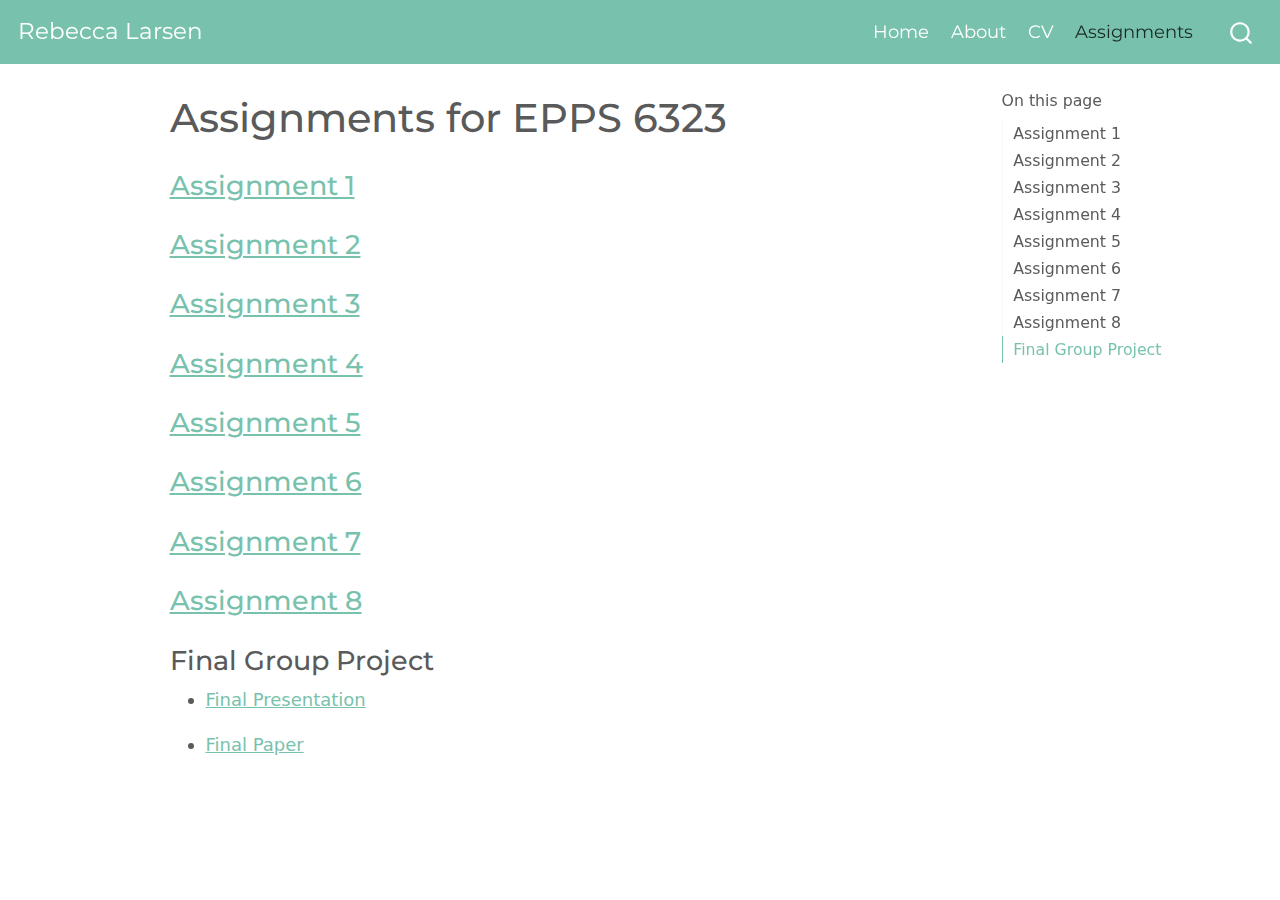
<file: docs/assignments.html>
<!DOCTYPE html>
<html xmlns="http://www.w3.org/1999/xhtml" lang="en" xml:lang="en"><head>

<meta charset="utf-8">
<meta name="generator" content="quarto-1.2.335">

<meta name="viewport" content="width=device-width, initial-scale=1.0, user-scalable=yes">


<title>Rebecca Larsen - Assignments for EPPS 6323</title>
<style>
code{white-space: pre-wrap;}
span.smallcaps{font-variant: small-caps;}
div.columns{display: flex; gap: min(4vw, 1.5em);}
div.column{flex: auto; overflow-x: auto;}
div.hanging-indent{margin-left: 1.5em; text-indent: -1.5em;}
ul.task-list{list-style: none;}
ul.task-list li input[type="checkbox"] {
  width: 0.8em;
  margin: 0 0.8em 0.2em -1.6em;
  vertical-align: middle;
}
</style>


<script src="site_libs/quarto-nav/quarto-nav.js"></script>
<script src="site_libs/quarto-nav/headroom.min.js"></script>
<script src="site_libs/clipboard/clipboard.min.js"></script>
<script src="site_libs/quarto-search/autocomplete.umd.js"></script>
<script src="site_libs/quarto-search/fuse.min.js"></script>
<script src="site_libs/quarto-search/quarto-search.js"></script>
<meta name="quarto:offset" content="./">
<script src="site_libs/quarto-html/quarto.js"></script>
<script src="site_libs/quarto-html/popper.min.js"></script>
<script src="site_libs/quarto-html/tippy.umd.min.js"></script>
<script src="site_libs/quarto-html/anchor.min.js"></script>
<link href="site_libs/quarto-html/tippy.css" rel="stylesheet">
<link href="site_libs/quarto-html/quarto-syntax-highlighting.css" rel="stylesheet" id="quarto-text-highlighting-styles">
<script src="site_libs/bootstrap/bootstrap.min.js"></script>
<link href="site_libs/bootstrap/bootstrap-icons.css" rel="stylesheet">
<link href="site_libs/bootstrap/bootstrap.min.css" rel="stylesheet" id="quarto-bootstrap" data-mode="light">
<script id="quarto-search-options" type="application/json">{
  "location": "navbar",
  "copy-button": false,
  "collapse-after": 3,
  "panel-placement": "end",
  "type": "overlay",
  "limit": 20,
  "language": {
    "search-no-results-text": "No results",
    "search-matching-documents-text": "matching documents",
    "search-copy-link-title": "Copy link to search",
    "search-hide-matches-text": "Hide additional matches",
    "search-more-match-text": "more match in this document",
    "search-more-matches-text": "more matches in this document",
    "search-clear-button-title": "Clear",
    "search-detached-cancel-button-title": "Cancel",
    "search-submit-button-title": "Submit"
  }
}</script>


<link rel="stylesheet" href="styles.css">
</head>

<body class="nav-fixed">

<div id="quarto-search-results"></div>
  <header id="quarto-header" class="headroom fixed-top">
    <nav class="navbar navbar-expand-lg navbar-dark ">
      <div class="navbar-container container-fluid">
      <div class="navbar-brand-container">
    <a class="navbar-brand" href="./index.html">
    <span class="navbar-title">Rebecca Larsen</span>
    </a>
  </div>
          <button class="navbar-toggler" type="button" data-bs-toggle="collapse" data-bs-target="#navbarCollapse" aria-controls="navbarCollapse" aria-expanded="false" aria-label="Toggle navigation" onclick="if (window.quartoToggleHeadroom) { window.quartoToggleHeadroom(); }">
  <span class="navbar-toggler-icon"></span>
</button>
          <div class="collapse navbar-collapse" id="navbarCollapse">
            <ul class="navbar-nav navbar-nav-scroll ms-auto">
  <li class="nav-item">
    <a class="nav-link" href="./index.html">
 <span class="menu-text">Home</span></a>
  </li>  
  <li class="nav-item">
    <a class="nav-link" href="./about.html">
 <span class="menu-text">About</span></a>
  </li>  
  <li class="nav-item">
    <a class="nav-link" href="./CV.pdf">
 <span class="menu-text">CV</span></a>
  </li>  
  <li class="nav-item">
    <a class="nav-link active" href="./assignments.html" aria-current="page">
 <span class="menu-text">Assignments</span></a>
  </li>  
</ul>
              <div id="quarto-search" class="" title="Search"></div>
          </div> <!-- /navcollapse -->
      </div> <!-- /container-fluid -->
    </nav>
</header>
<!-- content -->
<div id="quarto-content" class="quarto-container page-columns page-rows-contents page-layout-article page-navbar">
<!-- sidebar -->
<!-- margin-sidebar -->
    <div id="quarto-margin-sidebar" class="sidebar margin-sidebar">
        <nav id="TOC" role="doc-toc" class="toc-active">
    <h2 id="toc-title">On this page</h2>
   
  <ul>
  <li><a href="#assignment-1" id="toc-assignment-1" class="nav-link active" data-scroll-target="#assignment-1">Assignment 1</a></li>
  <li><a href="#assignment-2" id="toc-assignment-2" class="nav-link" data-scroll-target="#assignment-2">Assignment 2</a></li>
  <li><a href="#assignment-3" id="toc-assignment-3" class="nav-link" data-scroll-target="#assignment-3">Assignment 3</a></li>
  <li><a href="#assignment-4" id="toc-assignment-4" class="nav-link" data-scroll-target="#assignment-4">Assignment 4</a></li>
  <li><a href="#assignment-5" id="toc-assignment-5" class="nav-link" data-scroll-target="#assignment-5">Assignment 5</a></li>
  <li><a href="#assignment-6" id="toc-assignment-6" class="nav-link" data-scroll-target="#assignment-6">Assignment 6</a></li>
  <li><a href="#assignment-7" id="toc-assignment-7" class="nav-link" data-scroll-target="#assignment-7">Assignment 7</a></li>
  <li><a href="#assignment-8" id="toc-assignment-8" class="nav-link" data-scroll-target="#assignment-8">Assignment 8</a></li>
  <li><a href="#final-group-project" id="toc-final-group-project" class="nav-link" data-scroll-target="#final-group-project">Final Group Project</a></li>
  </ul>
</nav>
    </div>
<!-- main -->
<main class="content" id="quarto-document-content">

<header id="title-block-header" class="quarto-title-block default">
<div class="quarto-title">
<h1 class="title">Assignments for EPPS 6323</h1>
</div>



<div class="quarto-title-meta">

    
  
    
  </div>
  

</header>

<section id="assignment-1" class="level3">
<h3 class="anchored" data-anchor-id="assignment-1"><a href="https://r-larsen.github.io/Assignment1.html">Assignment 1</a></h3>
</section>
<section id="assignment-2" class="level3">
<h3 class="anchored" data-anchor-id="assignment-2"><a href="https://r-larsen.github.io/Assignment2.html">Assignment 2</a></h3>
</section>
<section id="assignment-3" class="level3">
<h3 class="anchored" data-anchor-id="assignment-3"><a href="https://r-larsen.github.io/Assignment3.html">Assignment 3</a></h3>
</section>
<section id="assignment-4" class="level3">
<h3 class="anchored" data-anchor-id="assignment-4"><a href="https://r-larsen.github.io/Assignment4.html">Assignment 4</a></h3>
</section>
<section id="assignment-5" class="level3">
<h3 class="anchored" data-anchor-id="assignment-5"><a href="https://rebeccalarsen.github.io/Assignment5.html">Assignment 5</a></h3>
</section>
<section id="assignment-6" class="level3">
<h3 class="anchored" data-anchor-id="assignment-6"><a href="https://r-larsen.github.io/Assignment6.html">Assignment 6</a></h3>
</section>
<section id="assignment-7" class="level3">
<h3 class="anchored" data-anchor-id="assignment-7"><a href="https://rebeccalarsen.github.io/Assignment7.html">Assignment 7</a></h3>
</section>
<section id="assignment-8" class="level3">
<h3 class="anchored" data-anchor-id="assignment-8"><a href="https://rebeccalarsen.github.io/Assignment8.html">Assignment 8</a></h3>
</section>
<section id="final-group-project" class="level3">
<h3 class="anchored" data-anchor-id="final-group-project">Final Group Project</h3>
<ul>
<li><p><a href="https://www.canva.com/design/DAFgUG_xDJA/ONQ-wDp7wewOvzKvSajS8g/edit?utm_content=DAFgUG_xDJA&amp;utm_campaign=designshare&amp;utm_medium=link2&amp;utm_source=sharebutton">Final Presentation</a></p></li>
<li><p><a href="https://rebeccalarsen.github.io/finalproject.pdf">Final Paper</a></p></li>
</ul>


</section>

</main> <!-- /main -->
<script id="quarto-html-after-body" type="application/javascript">
window.document.addEventListener("DOMContentLoaded", function (event) {
  const toggleBodyColorMode = (bsSheetEl) => {
    const mode = bsSheetEl.getAttribute("data-mode");
    const bodyEl = window.document.querySelector("body");
    if (mode === "dark") {
      bodyEl.classList.add("quarto-dark");
      bodyEl.classList.remove("quarto-light");
    } else {
      bodyEl.classList.add("quarto-light");
      bodyEl.classList.remove("quarto-dark");
    }
  }
  const toggleBodyColorPrimary = () => {
    const bsSheetEl = window.document.querySelector("link#quarto-bootstrap");
    if (bsSheetEl) {
      toggleBodyColorMode(bsSheetEl);
    }
  }
  toggleBodyColorPrimary();  
  const icon = "";
  const anchorJS = new window.AnchorJS();
  anchorJS.options = {
    placement: 'right',
    icon: icon
  };
  anchorJS.add('.anchored');
  const clipboard = new window.ClipboardJS('.code-copy-button', {
    target: function(trigger) {
      return trigger.previousElementSibling;
    }
  });
  clipboard.on('success', function(e) {
    // button target
    const button = e.trigger;
    // don't keep focus
    button.blur();
    // flash "checked"
    button.classList.add('code-copy-button-checked');
    var currentTitle = button.getAttribute("title");
    button.setAttribute("title", "Copied!");
    let tooltip;
    if (window.bootstrap) {
      button.setAttribute("data-bs-toggle", "tooltip");
      button.setAttribute("data-bs-placement", "left");
      button.setAttribute("data-bs-title", "Copied!");
      tooltip = new bootstrap.Tooltip(button, 
        { trigger: "manual", 
          customClass: "code-copy-button-tooltip",
          offset: [0, -8]});
      tooltip.show();    
    }
    setTimeout(function() {
      if (tooltip) {
        tooltip.hide();
        button.removeAttribute("data-bs-title");
        button.removeAttribute("data-bs-toggle");
        button.removeAttribute("data-bs-placement");
      }
      button.setAttribute("title", currentTitle);
      button.classList.remove('code-copy-button-checked');
    }, 1000);
    // clear code selection
    e.clearSelection();
  });
  function tippyHover(el, contentFn) {
    const config = {
      allowHTML: true,
      content: contentFn,
      maxWidth: 500,
      delay: 100,
      arrow: false,
      appendTo: function(el) {
          return el.parentElement;
      },
      interactive: true,
      interactiveBorder: 10,
      theme: 'quarto',
      placement: 'bottom-start'
    };
    window.tippy(el, config); 
  }
  const noterefs = window.document.querySelectorAll('a[role="doc-noteref"]');
  for (var i=0; i<noterefs.length; i++) {
    const ref = noterefs[i];
    tippyHover(ref, function() {
      // use id or data attribute instead here
      let href = ref.getAttribute('data-footnote-href') || ref.getAttribute('href');
      try { href = new URL(href).hash; } catch {}
      const id = href.replace(/^#\/?/, "");
      const note = window.document.getElementById(id);
      return note.innerHTML;
    });
  }
  const findCites = (el) => {
    const parentEl = el.parentElement;
    if (parentEl) {
      const cites = parentEl.dataset.cites;
      if (cites) {
        return {
          el,
          cites: cites.split(' ')
        };
      } else {
        return findCites(el.parentElement)
      }
    } else {
      return undefined;
    }
  };
  var bibliorefs = window.document.querySelectorAll('a[role="doc-biblioref"]');
  for (var i=0; i<bibliorefs.length; i++) {
    const ref = bibliorefs[i];
    const citeInfo = findCites(ref);
    if (citeInfo) {
      tippyHover(citeInfo.el, function() {
        var popup = window.document.createElement('div');
        citeInfo.cites.forEach(function(cite) {
          var citeDiv = window.document.createElement('div');
          citeDiv.classList.add('hanging-indent');
          citeDiv.classList.add('csl-entry');
          var biblioDiv = window.document.getElementById('ref-' + cite);
          if (biblioDiv) {
            citeDiv.innerHTML = biblioDiv.innerHTML;
          }
          popup.appendChild(citeDiv);
        });
        return popup.innerHTML;
      });
    }
  }
});
</script>
</div> <!-- /content -->



</body></html>
</file>
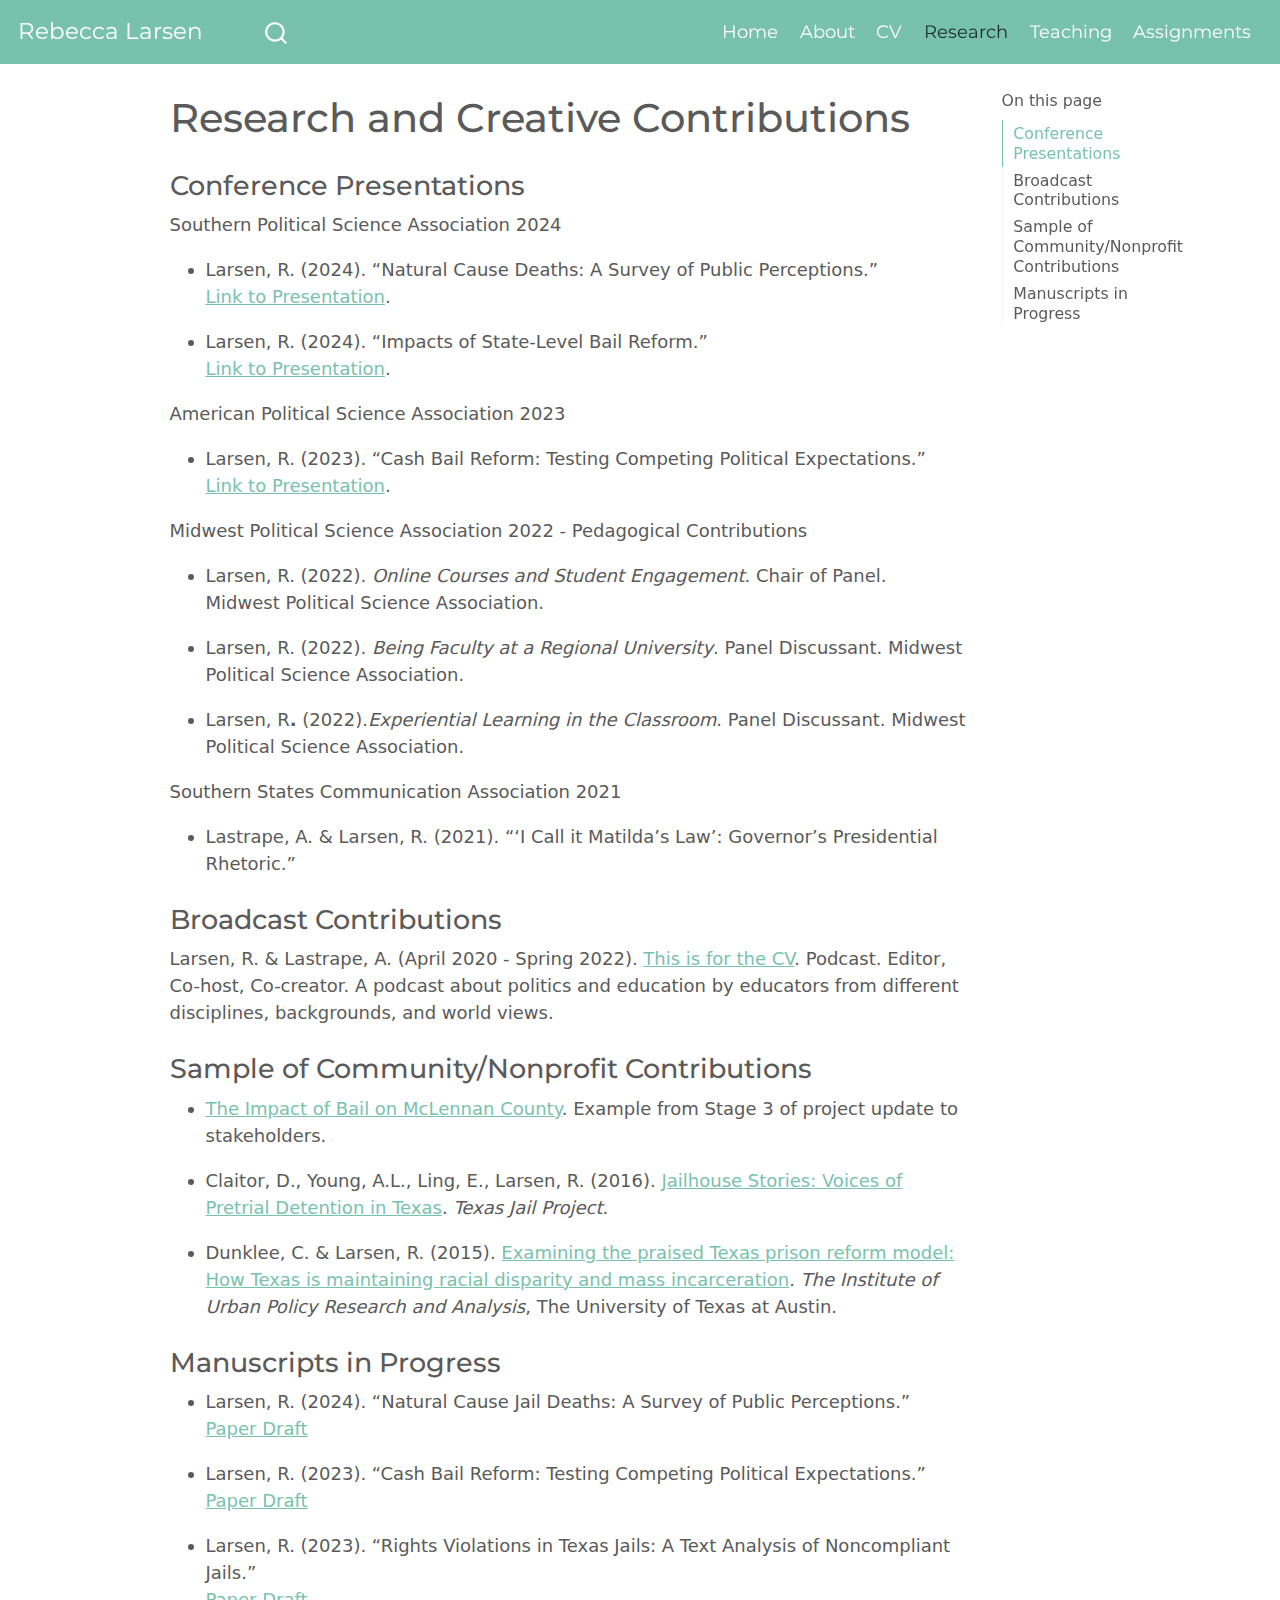
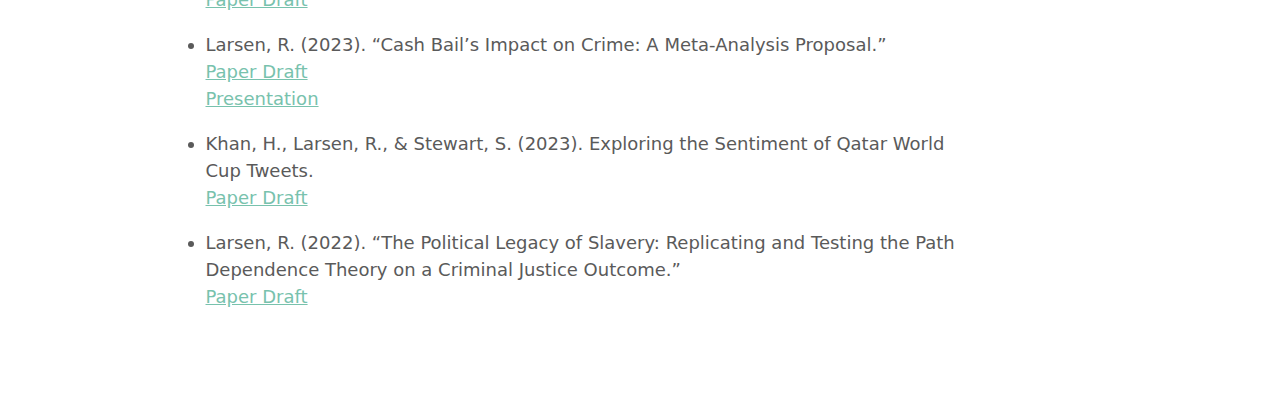
<file: docs/research.html>
<!DOCTYPE html>
<html xmlns="http://www.w3.org/1999/xhtml" lang="en" xml:lang="en"><head>

<meta charset="utf-8">
<meta name="generator" content="quarto-1.3.353">

<meta name="viewport" content="width=device-width, initial-scale=1.0, user-scalable=yes">


<title>Rebecca Larsen - Research and Creative Contributions</title>
<style>
code{white-space: pre-wrap;}
span.smallcaps{font-variant: small-caps;}
div.columns{display: flex; gap: min(4vw, 1.5em);}
div.column{flex: auto; overflow-x: auto;}
div.hanging-indent{margin-left: 1.5em; text-indent: -1.5em;}
ul.task-list{list-style: none;}
ul.task-list li input[type="checkbox"] {
  width: 0.8em;
  margin: 0 0.8em 0.2em -1em; /* quarto-specific, see https://github.com/quarto-dev/quarto-cli/issues/4556 */ 
  vertical-align: middle;
}
</style>


<script src="site_libs/quarto-nav/quarto-nav.js"></script>
<script src="site_libs/quarto-nav/headroom.min.js"></script>
<script src="site_libs/clipboard/clipboard.min.js"></script>
<script src="site_libs/quarto-search/autocomplete.umd.js"></script>
<script src="site_libs/quarto-search/fuse.min.js"></script>
<script src="site_libs/quarto-search/quarto-search.js"></script>
<meta name="quarto:offset" content="./">
<script src="site_libs/quarto-html/quarto.js"></script>
<script src="site_libs/quarto-html/popper.min.js"></script>
<script src="site_libs/quarto-html/tippy.umd.min.js"></script>
<script src="site_libs/quarto-html/anchor.min.js"></script>
<link href="site_libs/quarto-html/tippy.css" rel="stylesheet">
<link href="site_libs/quarto-html/quarto-syntax-highlighting.css" rel="stylesheet" id="quarto-text-highlighting-styles">
<script src="site_libs/bootstrap/bootstrap.min.js"></script>
<link href="site_libs/bootstrap/bootstrap-icons.css" rel="stylesheet">
<link href="site_libs/bootstrap/bootstrap.min.css" rel="stylesheet" id="quarto-bootstrap" data-mode="light">
<script id="quarto-search-options" type="application/json">{
  "location": "navbar",
  "copy-button": false,
  "collapse-after": 3,
  "panel-placement": "end",
  "type": "overlay",
  "limit": 20,
  "language": {
    "search-no-results-text": "No results",
    "search-matching-documents-text": "matching documents",
    "search-copy-link-title": "Copy link to search",
    "search-hide-matches-text": "Hide additional matches",
    "search-more-match-text": "more match in this document",
    "search-more-matches-text": "more matches in this document",
    "search-clear-button-title": "Clear",
    "search-detached-cancel-button-title": "Cancel",
    "search-submit-button-title": "Submit"
  }
}</script>


<link rel="stylesheet" href="styles.css">
</head>

<body class="nav-fixed">

<div id="quarto-search-results"></div>
  <header id="quarto-header" class="headroom fixed-top">
    <nav class="navbar navbar-expand-lg navbar-dark ">
      <div class="navbar-container container-fluid">
      <div class="navbar-brand-container">
    <a class="navbar-brand" href="./index.html">
    <span class="navbar-title">Rebecca Larsen</span>
    </a>
  </div>
            <div id="quarto-search" class="" title="Search"></div>
          <button class="navbar-toggler" type="button" data-bs-toggle="collapse" data-bs-target="#navbarCollapse" aria-controls="navbarCollapse" aria-expanded="false" aria-label="Toggle navigation" onclick="if (window.quartoToggleHeadroom) { window.quartoToggleHeadroom(); }">
  <span class="navbar-toggler-icon"></span>
</button>
          <div class="collapse navbar-collapse" id="navbarCollapse">
            <ul class="navbar-nav navbar-nav-scroll ms-auto">
  <li class="nav-item">
    <a class="nav-link" href="./index.html" rel="" target="">
 <span class="menu-text">Home</span></a>
  </li>  
  <li class="nav-item">
    <a class="nav-link" href="./about.html" rel="" target="">
 <span class="menu-text">About</span></a>
  </li>  
  <li class="nav-item">
    <a class="nav-link" href="./CV.pdf" rel="" target="">
 <span class="menu-text">CV</span></a>
  </li>  
  <li class="nav-item">
    <a class="nav-link active" href="./research.html" rel="" target="" aria-current="page">
 <span class="menu-text">Research</span></a>
  </li>  
  <li class="nav-item">
    <a class="nav-link" href="./teaching.html" rel="" target="">
 <span class="menu-text">Teaching</span></a>
  </li>  
  <li class="nav-item">
    <a class="nav-link" href="./assignments.html" rel="" target="">
 <span class="menu-text">Assignments</span></a>
  </li>  
</ul>
            <div class="quarto-navbar-tools">
</div>
          </div> <!-- /navcollapse -->
      </div> <!-- /container-fluid -->
    </nav>
</header>
<!-- content -->
<div id="quarto-content" class="quarto-container page-columns page-rows-contents page-layout-article page-navbar">
<!-- sidebar -->
<!-- margin-sidebar -->
    <div id="quarto-margin-sidebar" class="sidebar margin-sidebar">
        <nav id="TOC" role="doc-toc" class="toc-active">
    <h2 id="toc-title">On this page</h2>
   
  <ul>
  <li><a href="#conference-presentations" id="toc-conference-presentations" class="nav-link active" data-scroll-target="#conference-presentations">Conference Presentations</a></li>
  <li><a href="#broadcast-contributions" id="toc-broadcast-contributions" class="nav-link" data-scroll-target="#broadcast-contributions">Broadcast Contributions</a></li>
  <li><a href="#sample-of-communitynonprofit-contributions" id="toc-sample-of-communitynonprofit-contributions" class="nav-link" data-scroll-target="#sample-of-communitynonprofit-contributions">Sample of Community/Nonprofit Contributions</a></li>
  <li><a href="#manuscripts-in-progress" id="toc-manuscripts-in-progress" class="nav-link" data-scroll-target="#manuscripts-in-progress">Manuscripts in Progress</a></li>
  </ul>
</nav>
    </div>
<!-- main -->
<main class="content" id="quarto-document-content">

<header id="title-block-header" class="quarto-title-block default">
<div class="quarto-title">
<h1 class="title">Research and Creative Contributions</h1>
</div>



<div class="quarto-title-meta">

    
  
    
  </div>
  

</header>

<section id="conference-presentations" class="level3">
<h3 class="anchored" data-anchor-id="conference-presentations">Conference Presentations</h3>
<p>Southern Political Science Association 2024</p>
<ul>
<li><p>Larsen, R. (2024). “Natural Cause Deaths: A Survey of Public Perceptions.”<br>
<a href="https://rebeccalarsen.github.io/SPSA.pdf">Link to Presentation</a>.</p></li>
<li><p>Larsen, R. (2024). “Impacts of State-Level Bail Reform.”<br>
<a href="https://rebeccalarsen.github.io/SPSA2.pdf">Link to Presentation</a>.</p></li>
</ul>
<p>American Political Science Association 2023</p>
<ul>
<li>Larsen, R. (2023). “Cash Bail Reform: Testing Competing Political Expectations.”<br>
<a href="https://rebeccalarsen.github.io/APSA.pdf">Link to Presentation</a>.</li>
</ul>
<p>Midwest Political Science Association 2022 - Pedagogical Contributions</p>
<ul>
<li><p>Larsen, R. (2022). <em>Online Courses and Student Engagement</em>. Chair of Panel. Midwest Political Science Association.</p></li>
<li><p>Larsen, R. (2022). <em>Being Faculty at a Regional University</em>. Panel Discussant. Midwest Political Science Association.</p></li>
<li><p>Larsen, R<strong>.</strong> (2022).<em>Experiential Learning in the Classroom</em>. Panel Discussant. Midwest Political Science Association.&nbsp;</p></li>
</ul>
<p>Southern States Communication Association 2021</p>
<ul>
<li>Lastrape, A. &amp; Larsen, R. (2021). “‘I Call it Matilda’s Law’: Governor’s Presidential Rhetoric.”</li>
</ul>
</section>
<section id="broadcast-contributions" class="level3">
<h3 class="anchored" data-anchor-id="broadcast-contributions">Broadcast Contributions</h3>
<p>Larsen, R. &amp; Lastrape, A. (April 2020 - Spring 2022). <a href="https://podcasters.spotify.com/pod/show/thisisforthecv">This is for the CV</a>. Podcast. Editor, Co-host, Co-creator. A podcast about politics and education by educators from different disciplines, backgrounds, and world views.</p>
</section>
<section id="sample-of-communitynonprofit-contributions" class="level3">
<h3 class="anchored" data-anchor-id="sample-of-communitynonprofit-contributions">Sample of Community/Nonprofit Contributions</h3>
<ul>
<li><p><a href="https://rebeccalarsen.github.io/wacobail.pdf">The Impact of Bail on McLennan County</a>. Example from Stage 3 of project update to stakeholders.</p></li>
<li><p>Claitor, D., Young, A.L., Ling, E., Larsen, R. (2016). <a href="https://www.jailhousestories.org/">Jailhouse Stories: Voices of Pretrial Detention in Texas</a>. <em>Texas Jail Project</em>.</p></li>
<li><p>Dunklee, C. &amp; Larsen, R. (2015). <a href="https://www.prisonlegalnews.org/media/publications/Examining%20the%20TX%20Prison%20Reform%20Model,%20Institute%20for%20Urban%20Policy%20Research%20%26%20Analysis,%202015.pdf">Examining the praised Texas prison reform model: How Texas is maintaining racial disparity and mass incarceration</a>. <em>The Institute of Urban Policy Research and Analysis</em>, The University of Texas at Austin.</p></li>
</ul>
</section>
<section id="manuscripts-in-progress" class="level3">
<h3 class="anchored" data-anchor-id="manuscripts-in-progress">Manuscripts in Progress</h3>
<ul>
<li><p>Larsen, R. (2024). “Natural Cause Jail Deaths: A Survey of Public Perceptions.”<br>
<a href="https://rebeccalarsen.github.io/JailDeaths.pdf">Paper Draft</a></p></li>
<li><p>Larsen, R. (2023). “Cash Bail Reform: Testing Competing Political Expectations.”<br>
<a href="https://rebeccalarsen.github.io/BailReform.pdf">Paper Draft</a></p></li>
<li><p>Larsen, R. (2023). “Rights Violations in Texas Jails: A Text Analysis of Noncompliant Jails.”<br>
<a href="https://rebeccalarsen.github.io/TextAnalysis.pdf">Paper Draft</a></p></li>
<li><p>Larsen, R. (2023). “Cash Bail’s Impact on Crime: A Meta-Analysis Proposal.”<br>
<a href="https://rebeccalarsen.github.io/Meta2.pdf">Paper Draft</a><br>
<a href="https://rebeccalarsen.github.io/MetaAnalysis.pdf">Presentation</a></p></li>
<li><p>Khan, H., Larsen, R., &amp; Stewart, S. (2023). Exploring the Sentiment of Qatar World Cup Tweets.<br>
<a href="https://rebeccalarsen.github.io/finalproject.pdf">Paper Draft</a></p></li>
<li><p>Larsen, R. (2022). “The Political Legacy of Slavery: Replicating and Testing the Path Dependence Theory on a Criminal Justice Outcome.”<br>
<a href="https://rebeccalarsen.github.io/Path.pdf">Paper Draft</a></p></li>
</ul>


</section>

</main> <!-- /main -->
<script id="quarto-html-after-body" type="application/javascript">
window.document.addEventListener("DOMContentLoaded", function (event) {
  const toggleBodyColorMode = (bsSheetEl) => {
    const mode = bsSheetEl.getAttribute("data-mode");
    const bodyEl = window.document.querySelector("body");
    if (mode === "dark") {
      bodyEl.classList.add("quarto-dark");
      bodyEl.classList.remove("quarto-light");
    } else {
      bodyEl.classList.add("quarto-light");
      bodyEl.classList.remove("quarto-dark");
    }
  }
  const toggleBodyColorPrimary = () => {
    const bsSheetEl = window.document.querySelector("link#quarto-bootstrap");
    if (bsSheetEl) {
      toggleBodyColorMode(bsSheetEl);
    }
  }
  toggleBodyColorPrimary();  
  const icon = "";
  const anchorJS = new window.AnchorJS();
  anchorJS.options = {
    placement: 'right',
    icon: icon
  };
  anchorJS.add('.anchored');
  const isCodeAnnotation = (el) => {
    for (const clz of el.classList) {
      if (clz.startsWith('code-annotation-')) {                     
        return true;
      }
    }
    return false;
  }
  const clipboard = new window.ClipboardJS('.code-copy-button', {
    text: function(trigger) {
      const codeEl = trigger.previousElementSibling.cloneNode(true);
      for (const childEl of codeEl.children) {
        if (isCodeAnnotation(childEl)) {
          childEl.remove();
        }
      }
      return codeEl.innerText;
    }
  });
  clipboard.on('success', function(e) {
    // button target
    const button = e.trigger;
    // don't keep focus
    button.blur();
    // flash "checked"
    button.classList.add('code-copy-button-checked');
    var currentTitle = button.getAttribute("title");
    button.setAttribute("title", "Copied!");
    let tooltip;
    if (window.bootstrap) {
      button.setAttribute("data-bs-toggle", "tooltip");
      button.setAttribute("data-bs-placement", "left");
      button.setAttribute("data-bs-title", "Copied!");
      tooltip = new bootstrap.Tooltip(button, 
        { trigger: "manual", 
          customClass: "code-copy-button-tooltip",
          offset: [0, -8]});
      tooltip.show();    
    }
    setTimeout(function() {
      if (tooltip) {
        tooltip.hide();
        button.removeAttribute("data-bs-title");
        button.removeAttribute("data-bs-toggle");
        button.removeAttribute("data-bs-placement");
      }
      button.setAttribute("title", currentTitle);
      button.classList.remove('code-copy-button-checked');
    }, 1000);
    // clear code selection
    e.clearSelection();
  });
  function tippyHover(el, contentFn) {
    const config = {
      allowHTML: true,
      content: contentFn,
      maxWidth: 500,
      delay: 100,
      arrow: false,
      appendTo: function(el) {
          return el.parentElement;
      },
      interactive: true,
      interactiveBorder: 10,
      theme: 'quarto',
      placement: 'bottom-start'
    };
    window.tippy(el, config); 
  }
  const noterefs = window.document.querySelectorAll('a[role="doc-noteref"]');
  for (var i=0; i<noterefs.length; i++) {
    const ref = noterefs[i];
    tippyHover(ref, function() {
      // use id or data attribute instead here
      let href = ref.getAttribute('data-footnote-href') || ref.getAttribute('href');
      try { href = new URL(href).hash; } catch {}
      const id = href.replace(/^#\/?/, "");
      const note = window.document.getElementById(id);
      return note.innerHTML;
    });
  }
      let selectedAnnoteEl;
      const selectorForAnnotation = ( cell, annotation) => {
        let cellAttr = 'data-code-cell="' + cell + '"';
        let lineAttr = 'data-code-annotation="' +  annotation + '"';
        const selector = 'span[' + cellAttr + '][' + lineAttr + ']';
        return selector;
      }
      const selectCodeLines = (annoteEl) => {
        const doc = window.document;
        const targetCell = annoteEl.getAttribute("data-target-cell");
        const targetAnnotation = annoteEl.getAttribute("data-target-annotation");
        const annoteSpan = window.document.querySelector(selectorForAnnotation(targetCell, targetAnnotation));
        const lines = annoteSpan.getAttribute("data-code-lines").split(",");
        const lineIds = lines.map((line) => {
          return targetCell + "-" + line;
        })
        let top = null;
        let height = null;
        let parent = null;
        if (lineIds.length > 0) {
            //compute the position of the single el (top and bottom and make a div)
            const el = window.document.getElementById(lineIds[0]);
            top = el.offsetTop;
            height = el.offsetHeight;
            parent = el.parentElement.parentElement;
          if (lineIds.length > 1) {
            const lastEl = window.document.getElementById(lineIds[lineIds.length - 1]);
            const bottom = lastEl.offsetTop + lastEl.offsetHeight;
            height = bottom - top;
          }
          if (top !== null && height !== null && parent !== null) {
            // cook up a div (if necessary) and position it 
            let div = window.document.getElementById("code-annotation-line-highlight");
            if (div === null) {
              div = window.document.createElement("div");
              div.setAttribute("id", "code-annotation-line-highlight");
              div.style.position = 'absolute';
              parent.appendChild(div);
            }
            div.style.top = top - 2 + "px";
            div.style.height = height + 4 + "px";
            let gutterDiv = window.document.getElementById("code-annotation-line-highlight-gutter");
            if (gutterDiv === null) {
              gutterDiv = window.document.createElement("div");
              gutterDiv.setAttribute("id", "code-annotation-line-highlight-gutter");
              gutterDiv.style.position = 'absolute';
              const codeCell = window.document.getElementById(targetCell);
              const gutter = codeCell.querySelector('.code-annotation-gutter');
              gutter.appendChild(gutterDiv);
            }
            gutterDiv.style.top = top - 2 + "px";
            gutterDiv.style.height = height + 4 + "px";
          }
          selectedAnnoteEl = annoteEl;
        }
      };
      const unselectCodeLines = () => {
        const elementsIds = ["code-annotation-line-highlight", "code-annotation-line-highlight-gutter"];
        elementsIds.forEach((elId) => {
          const div = window.document.getElementById(elId);
          if (div) {
            div.remove();
          }
        });
        selectedAnnoteEl = undefined;
      };
      // Attach click handler to the DT
      const annoteDls = window.document.querySelectorAll('dt[data-target-cell]');
      for (const annoteDlNode of annoteDls) {
        annoteDlNode.addEventListener('click', (event) => {
          const clickedEl = event.target;
          if (clickedEl !== selectedAnnoteEl) {
            unselectCodeLines();
            const activeEl = window.document.querySelector('dt[data-target-cell].code-annotation-active');
            if (activeEl) {
              activeEl.classList.remove('code-annotation-active');
            }
            selectCodeLines(clickedEl);
            clickedEl.classList.add('code-annotation-active');
          } else {
            // Unselect the line
            unselectCodeLines();
            clickedEl.classList.remove('code-annotation-active');
          }
        });
      }
  const findCites = (el) => {
    const parentEl = el.parentElement;
    if (parentEl) {
      const cites = parentEl.dataset.cites;
      if (cites) {
        return {
          el,
          cites: cites.split(' ')
        };
      } else {
        return findCites(el.parentElement)
      }
    } else {
      return undefined;
    }
  };
  var bibliorefs = window.document.querySelectorAll('a[role="doc-biblioref"]');
  for (var i=0; i<bibliorefs.length; i++) {
    const ref = bibliorefs[i];
    const citeInfo = findCites(ref);
    if (citeInfo) {
      tippyHover(citeInfo.el, function() {
        var popup = window.document.createElement('div');
        citeInfo.cites.forEach(function(cite) {
          var citeDiv = window.document.createElement('div');
          citeDiv.classList.add('hanging-indent');
          citeDiv.classList.add('csl-entry');
          var biblioDiv = window.document.getElementById('ref-' + cite);
          if (biblioDiv) {
            citeDiv.innerHTML = biblioDiv.innerHTML;
          }
          popup.appendChild(citeDiv);
        });
        return popup.innerHTML;
      });
    }
  }
});
</script>
</div> <!-- /content -->



</body></html>
</file>
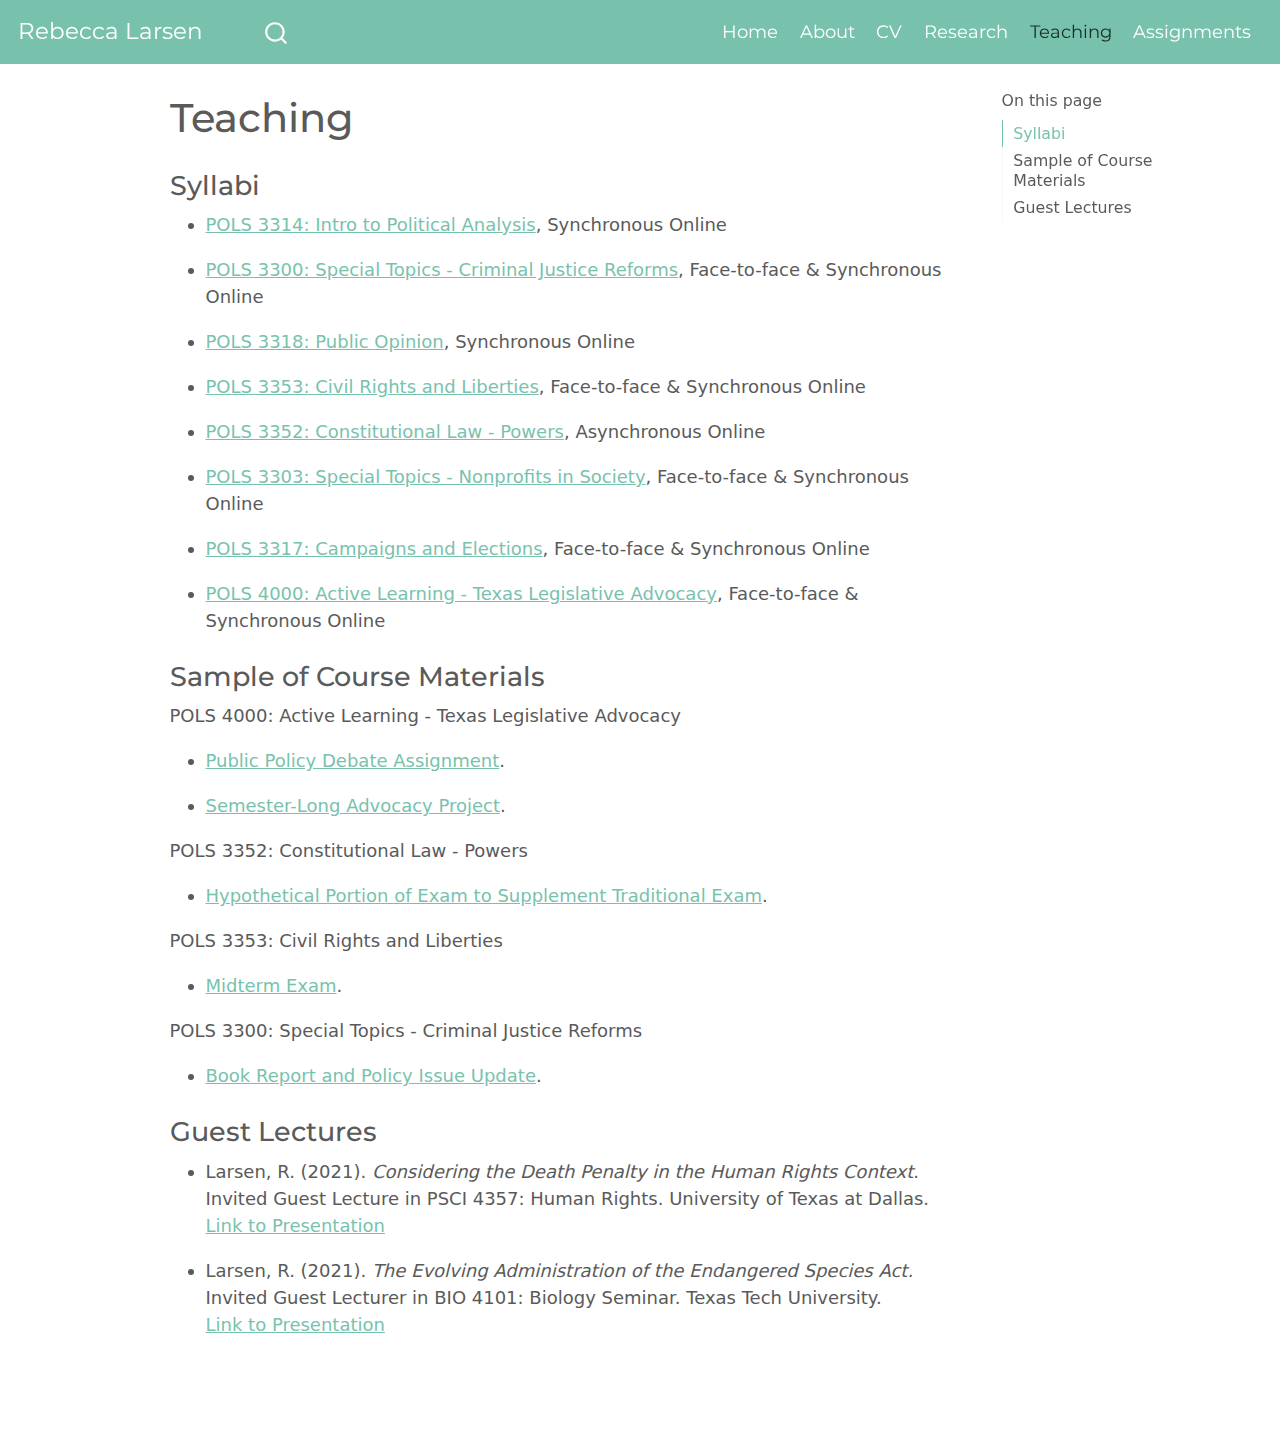
<file: docs/teaching.html>
<!DOCTYPE html>
<html xmlns="http://www.w3.org/1999/xhtml" lang="en" xml:lang="en"><head>

<meta charset="utf-8">
<meta name="generator" content="quarto-1.3.353">

<meta name="viewport" content="width=device-width, initial-scale=1.0, user-scalable=yes">


<title>Rebecca Larsen - Teaching</title>
<style>
code{white-space: pre-wrap;}
span.smallcaps{font-variant: small-caps;}
div.columns{display: flex; gap: min(4vw, 1.5em);}
div.column{flex: auto; overflow-x: auto;}
div.hanging-indent{margin-left: 1.5em; text-indent: -1.5em;}
ul.task-list{list-style: none;}
ul.task-list li input[type="checkbox"] {
  width: 0.8em;
  margin: 0 0.8em 0.2em -1em; /* quarto-specific, see https://github.com/quarto-dev/quarto-cli/issues/4556 */ 
  vertical-align: middle;
}
</style>


<script src="site_libs/quarto-nav/quarto-nav.js"></script>
<script src="site_libs/quarto-nav/headroom.min.js"></script>
<script src="site_libs/clipboard/clipboard.min.js"></script>
<script src="site_libs/quarto-search/autocomplete.umd.js"></script>
<script src="site_libs/quarto-search/fuse.min.js"></script>
<script src="site_libs/quarto-search/quarto-search.js"></script>
<meta name="quarto:offset" content="./">
<script src="site_libs/quarto-html/quarto.js"></script>
<script src="site_libs/quarto-html/popper.min.js"></script>
<script src="site_libs/quarto-html/tippy.umd.min.js"></script>
<script src="site_libs/quarto-html/anchor.min.js"></script>
<link href="site_libs/quarto-html/tippy.css" rel="stylesheet">
<link href="site_libs/quarto-html/quarto-syntax-highlighting.css" rel="stylesheet" id="quarto-text-highlighting-styles">
<script src="site_libs/bootstrap/bootstrap.min.js"></script>
<link href="site_libs/bootstrap/bootstrap-icons.css" rel="stylesheet">
<link href="site_libs/bootstrap/bootstrap.min.css" rel="stylesheet" id="quarto-bootstrap" data-mode="light">
<script id="quarto-search-options" type="application/json">{
  "location": "navbar",
  "copy-button": false,
  "collapse-after": 3,
  "panel-placement": "end",
  "type": "overlay",
  "limit": 20,
  "language": {
    "search-no-results-text": "No results",
    "search-matching-documents-text": "matching documents",
    "search-copy-link-title": "Copy link to search",
    "search-hide-matches-text": "Hide additional matches",
    "search-more-match-text": "more match in this document",
    "search-more-matches-text": "more matches in this document",
    "search-clear-button-title": "Clear",
    "search-detached-cancel-button-title": "Cancel",
    "search-submit-button-title": "Submit"
  }
}</script>


<link rel="stylesheet" href="styles.css">
</head>

<body class="nav-fixed">

<div id="quarto-search-results"></div>
  <header id="quarto-header" class="headroom fixed-top">
    <nav class="navbar navbar-expand-lg navbar-dark ">
      <div class="navbar-container container-fluid">
      <div class="navbar-brand-container">
    <a class="navbar-brand" href="./index.html">
    <span class="navbar-title">Rebecca Larsen</span>
    </a>
  </div>
            <div id="quarto-search" class="" title="Search"></div>
          <button class="navbar-toggler" type="button" data-bs-toggle="collapse" data-bs-target="#navbarCollapse" aria-controls="navbarCollapse" aria-expanded="false" aria-label="Toggle navigation" onclick="if (window.quartoToggleHeadroom) { window.quartoToggleHeadroom(); }">
  <span class="navbar-toggler-icon"></span>
</button>
          <div class="collapse navbar-collapse" id="navbarCollapse">
            <ul class="navbar-nav navbar-nav-scroll ms-auto">
  <li class="nav-item">
    <a class="nav-link" href="./index.html" rel="" target="">
 <span class="menu-text">Home</span></a>
  </li>  
  <li class="nav-item">
    <a class="nav-link" href="./about.html" rel="" target="">
 <span class="menu-text">About</span></a>
  </li>  
  <li class="nav-item">
    <a class="nav-link" href="./CV.pdf" rel="" target="">
 <span class="menu-text">CV</span></a>
  </li>  
  <li class="nav-item">
    <a class="nav-link" href="./research.html" rel="" target="">
 <span class="menu-text">Research</span></a>
  </li>  
  <li class="nav-item">
    <a class="nav-link active" href="./teaching.html" rel="" target="" aria-current="page">
 <span class="menu-text">Teaching</span></a>
  </li>  
  <li class="nav-item">
    <a class="nav-link" href="./assignments.html" rel="" target="">
 <span class="menu-text">Assignments</span></a>
  </li>  
</ul>
            <div class="quarto-navbar-tools">
</div>
          </div> <!-- /navcollapse -->
      </div> <!-- /container-fluid -->
    </nav>
</header>
<!-- content -->
<div id="quarto-content" class="quarto-container page-columns page-rows-contents page-layout-article page-navbar">
<!-- sidebar -->
<!-- margin-sidebar -->
    <div id="quarto-margin-sidebar" class="sidebar margin-sidebar">
        <nav id="TOC" role="doc-toc" class="toc-active">
    <h2 id="toc-title">On this page</h2>
   
  <ul>
  <li><a href="#syllabi" id="toc-syllabi" class="nav-link active" data-scroll-target="#syllabi">Syllabi</a></li>
  <li><a href="#sample-of-course-materials" id="toc-sample-of-course-materials" class="nav-link" data-scroll-target="#sample-of-course-materials">Sample of Course Materials</a></li>
  <li><a href="#guest-lectures" id="toc-guest-lectures" class="nav-link" data-scroll-target="#guest-lectures">Guest Lectures</a></li>
  </ul>
</nav>
    </div>
<!-- main -->
<main class="content" id="quarto-document-content">

<header id="title-block-header" class="quarto-title-block default">
<div class="quarto-title">
<h1 class="title">Teaching</h1>
</div>



<div class="quarto-title-meta">

    
  
    
  </div>
  

</header>

<section id="syllabi" class="level3">
<h3 class="anchored" data-anchor-id="syllabi">Syllabi</h3>
<ul>
<li><p><a href="https://rebeccalarsen.github.io/3314.pdf">POLS 3314: Intro to Political Analysis</a>, Synchronous Online</p></li>
<li><p><a href="https://rebeccalarsen.github.io/3300.pdf">POLS 3300: Special Topics - Criminal Justice Reforms</a>, Face-to-face &amp; Synchronous Online</p></li>
<li><p><a href="https://rebeccalarsen.github.io/3318.pdf">POLS 3318: Public Opinion</a>, Synchronous Online</p></li>
<li><p><a href="https://rebeccalarsen.github.io/3353.pdf">POLS 3353: Civil Rights and Liberties</a>, Face-to-face &amp; Synchronous Online</p></li>
<li><p><a href="https://rebeccalarsen.github.io/3352.pdf">POLS 3352: Constitutional Law - Powers</a>, Asynchronous Online</p></li>
<li><p><a href="https://rebeccalarsen.github.io/3303.pdf">POLS 3303: Special Topics - Nonprofits in Society</a>, Face-to-face &amp; Synchronous Online</p></li>
<li><p><a href="https://rebeccalarsen.github.io/3317.pdf">POLS 3317: Campaigns and Elections</a>, Face-to-face &amp; Synchronous Online</p></li>
<li><p><a href="https://rebeccalarsen.github.io/4000.pdf">POLS 4000: Active Learning - Texas Legislative Advocacy</a>, Face-to-face &amp; Synchronous Online</p></li>
</ul>
</section>
<section id="sample-of-course-materials" class="level3">
<h3 class="anchored" data-anchor-id="sample-of-course-materials">Sample of Course Materials</h3>
<p>POLS 4000: Active Learning - Texas Legislative Advocacy</p>
<ul>
<li><p><a href="https://rebeccalarsen.github.io/debate.pdf">Public Policy Debate Assignment</a>.</p></li>
<li><p><a href="https://rebeccalarsen.github.io/advocacy.pdf">Semester-Long Advocacy Project</a>.</p></li>
</ul>
<p>POLS 3352: Constitutional Law - Powers</p>
<ul>
<li><a href="https://rebeccalarsen.github.io/exam.pdf">Hypothetical Portion of Exam to Supplement Traditional Exam</a>.</li>
</ul>
<p>POLS 3353: Civil Rights and Liberties</p>
<ul>
<li><a href="https://rebeccalarsen.github.io/exam2.pdf">Midterm Exam</a>.</li>
</ul>
<p>POLS 3300: Special Topics - Criminal Justice Reforms</p>
<ul>
<li><a href="https://rebeccalarsen.github.io/book.pdf">Book Report and Policy Issue Update</a>.</li>
</ul>
</section>
<section id="guest-lectures" class="level3">
<h3 class="anchored" data-anchor-id="guest-lectures">Guest Lectures</h3>
<ul>
<li><p>Larsen, R. (2021). <em>Considering the Death Penalty in the Human Rights Context</em>. Invited Guest Lecture in PSCI 4357: Human Rights. University of Texas at Dallas.<br>
<a href="https://rebeccalarsen.github.io/HR.pdf">Link to Presentation</a></p></li>
<li><p>Larsen, R. (2021). <em>The Evolving Administration of the Endangered Species Act.</em> Invited Guest Lecturer in BIO 4101: Biology Seminar. Texas Tech University.<br>
<a href="https://rebeccalarsen.github.io/ESA.pdf">Link to Presentation</a></p></li>
</ul>


</section>

</main> <!-- /main -->
<script id="quarto-html-after-body" type="application/javascript">
window.document.addEventListener("DOMContentLoaded", function (event) {
  const toggleBodyColorMode = (bsSheetEl) => {
    const mode = bsSheetEl.getAttribute("data-mode");
    const bodyEl = window.document.querySelector("body");
    if (mode === "dark") {
      bodyEl.classList.add("quarto-dark");
      bodyEl.classList.remove("quarto-light");
    } else {
      bodyEl.classList.add("quarto-light");
      bodyEl.classList.remove("quarto-dark");
    }
  }
  const toggleBodyColorPrimary = () => {
    const bsSheetEl = window.document.querySelector("link#quarto-bootstrap");
    if (bsSheetEl) {
      toggleBodyColorMode(bsSheetEl);
    }
  }
  toggleBodyColorPrimary();  
  const icon = "";
  const anchorJS = new window.AnchorJS();
  anchorJS.options = {
    placement: 'right',
    icon: icon
  };
  anchorJS.add('.anchored');
  const isCodeAnnotation = (el) => {
    for (const clz of el.classList) {
      if (clz.startsWith('code-annotation-')) {                     
        return true;
      }
    }
    return false;
  }
  const clipboard = new window.ClipboardJS('.code-copy-button', {
    text: function(trigger) {
      const codeEl = trigger.previousElementSibling.cloneNode(true);
      for (const childEl of codeEl.children) {
        if (isCodeAnnotation(childEl)) {
          childEl.remove();
        }
      }
      return codeEl.innerText;
    }
  });
  clipboard.on('success', function(e) {
    // button target
    const button = e.trigger;
    // don't keep focus
    button.blur();
    // flash "checked"
    button.classList.add('code-copy-button-checked');
    var currentTitle = button.getAttribute("title");
    button.setAttribute("title", "Copied!");
    let tooltip;
    if (window.bootstrap) {
      button.setAttribute("data-bs-toggle", "tooltip");
      button.setAttribute("data-bs-placement", "left");
      button.setAttribute("data-bs-title", "Copied!");
      tooltip = new bootstrap.Tooltip(button, 
        { trigger: "manual", 
          customClass: "code-copy-button-tooltip",
          offset: [0, -8]});
      tooltip.show();    
    }
    setTimeout(function() {
      if (tooltip) {
        tooltip.hide();
        button.removeAttribute("data-bs-title");
        button.removeAttribute("data-bs-toggle");
        button.removeAttribute("data-bs-placement");
      }
      button.setAttribute("title", currentTitle);
      button.classList.remove('code-copy-button-checked');
    }, 1000);
    // clear code selection
    e.clearSelection();
  });
  function tippyHover(el, contentFn) {
    const config = {
      allowHTML: true,
      content: contentFn,
      maxWidth: 500,
      delay: 100,
      arrow: false,
      appendTo: function(el) {
          return el.parentElement;
      },
      interactive: true,
      interactiveBorder: 10,
      theme: 'quarto',
      placement: 'bottom-start'
    };
    window.tippy(el, config); 
  }
  const noterefs = window.document.querySelectorAll('a[role="doc-noteref"]');
  for (var i=0; i<noterefs.length; i++) {
    const ref = noterefs[i];
    tippyHover(ref, function() {
      // use id or data attribute instead here
      let href = ref.getAttribute('data-footnote-href') || ref.getAttribute('href');
      try { href = new URL(href).hash; } catch {}
      const id = href.replace(/^#\/?/, "");
      const note = window.document.getElementById(id);
      return note.innerHTML;
    });
  }
      let selectedAnnoteEl;
      const selectorForAnnotation = ( cell, annotation) => {
        let cellAttr = 'data-code-cell="' + cell + '"';
        let lineAttr = 'data-code-annotation="' +  annotation + '"';
        const selector = 'span[' + cellAttr + '][' + lineAttr + ']';
        return selector;
      }
      const selectCodeLines = (annoteEl) => {
        const doc = window.document;
        const targetCell = annoteEl.getAttribute("data-target-cell");
        const targetAnnotation = annoteEl.getAttribute("data-target-annotation");
        const annoteSpan = window.document.querySelector(selectorForAnnotation(targetCell, targetAnnotation));
        const lines = annoteSpan.getAttribute("data-code-lines").split(",");
        const lineIds = lines.map((line) => {
          return targetCell + "-" + line;
        })
        let top = null;
        let height = null;
        let parent = null;
        if (lineIds.length > 0) {
            //compute the position of the single el (top and bottom and make a div)
            const el = window.document.getElementById(lineIds[0]);
            top = el.offsetTop;
            height = el.offsetHeight;
            parent = el.parentElement.parentElement;
          if (lineIds.length > 1) {
            const lastEl = window.document.getElementById(lineIds[lineIds.length - 1]);
            const bottom = lastEl.offsetTop + lastEl.offsetHeight;
            height = bottom - top;
          }
          if (top !== null && height !== null && parent !== null) {
            // cook up a div (if necessary) and position it 
            let div = window.document.getElementById("code-annotation-line-highlight");
            if (div === null) {
              div = window.document.createElement("div");
              div.setAttribute("id", "code-annotation-line-highlight");
              div.style.position = 'absolute';
              parent.appendChild(div);
            }
            div.style.top = top - 2 + "px";
            div.style.height = height + 4 + "px";
            let gutterDiv = window.document.getElementById("code-annotation-line-highlight-gutter");
            if (gutterDiv === null) {
              gutterDiv = window.document.createElement("div");
              gutterDiv.setAttribute("id", "code-annotation-line-highlight-gutter");
              gutterDiv.style.position = 'absolute';
              const codeCell = window.document.getElementById(targetCell);
              const gutter = codeCell.querySelector('.code-annotation-gutter');
              gutter.appendChild(gutterDiv);
            }
            gutterDiv.style.top = top - 2 + "px";
            gutterDiv.style.height = height + 4 + "px";
          }
          selectedAnnoteEl = annoteEl;
        }
      };
      const unselectCodeLines = () => {
        const elementsIds = ["code-annotation-line-highlight", "code-annotation-line-highlight-gutter"];
        elementsIds.forEach((elId) => {
          const div = window.document.getElementById(elId);
          if (div) {
            div.remove();
          }
        });
        selectedAnnoteEl = undefined;
      };
      // Attach click handler to the DT
      const annoteDls = window.document.querySelectorAll('dt[data-target-cell]');
      for (const annoteDlNode of annoteDls) {
        annoteDlNode.addEventListener('click', (event) => {
          const clickedEl = event.target;
          if (clickedEl !== selectedAnnoteEl) {
            unselectCodeLines();
            const activeEl = window.document.querySelector('dt[data-target-cell].code-annotation-active');
            if (activeEl) {
              activeEl.classList.remove('code-annotation-active');
            }
            selectCodeLines(clickedEl);
            clickedEl.classList.add('code-annotation-active');
          } else {
            // Unselect the line
            unselectCodeLines();
            clickedEl.classList.remove('code-annotation-active');
          }
        });
      }
  const findCites = (el) => {
    const parentEl = el.parentElement;
    if (parentEl) {
      const cites = parentEl.dataset.cites;
      if (cites) {
        return {
          el,
          cites: cites.split(' ')
        };
      } else {
        return findCites(el.parentElement)
      }
    } else {
      return undefined;
    }
  };
  var bibliorefs = window.document.querySelectorAll('a[role="doc-biblioref"]');
  for (var i=0; i<bibliorefs.length; i++) {
    const ref = bibliorefs[i];
    const citeInfo = findCites(ref);
    if (citeInfo) {
      tippyHover(citeInfo.el, function() {
        var popup = window.document.createElement('div');
        citeInfo.cites.forEach(function(cite) {
          var citeDiv = window.document.createElement('div');
          citeDiv.classList.add('hanging-indent');
          citeDiv.classList.add('csl-entry');
          var biblioDiv = window.document.getElementById('ref-' + cite);
          if (biblioDiv) {
            citeDiv.innerHTML = biblioDiv.innerHTML;
          }
          popup.appendChild(citeDiv);
        });
        return popup.innerHTML;
      });
    }
  }
});
</script>
</div> <!-- /content -->



</body></html>
</file>
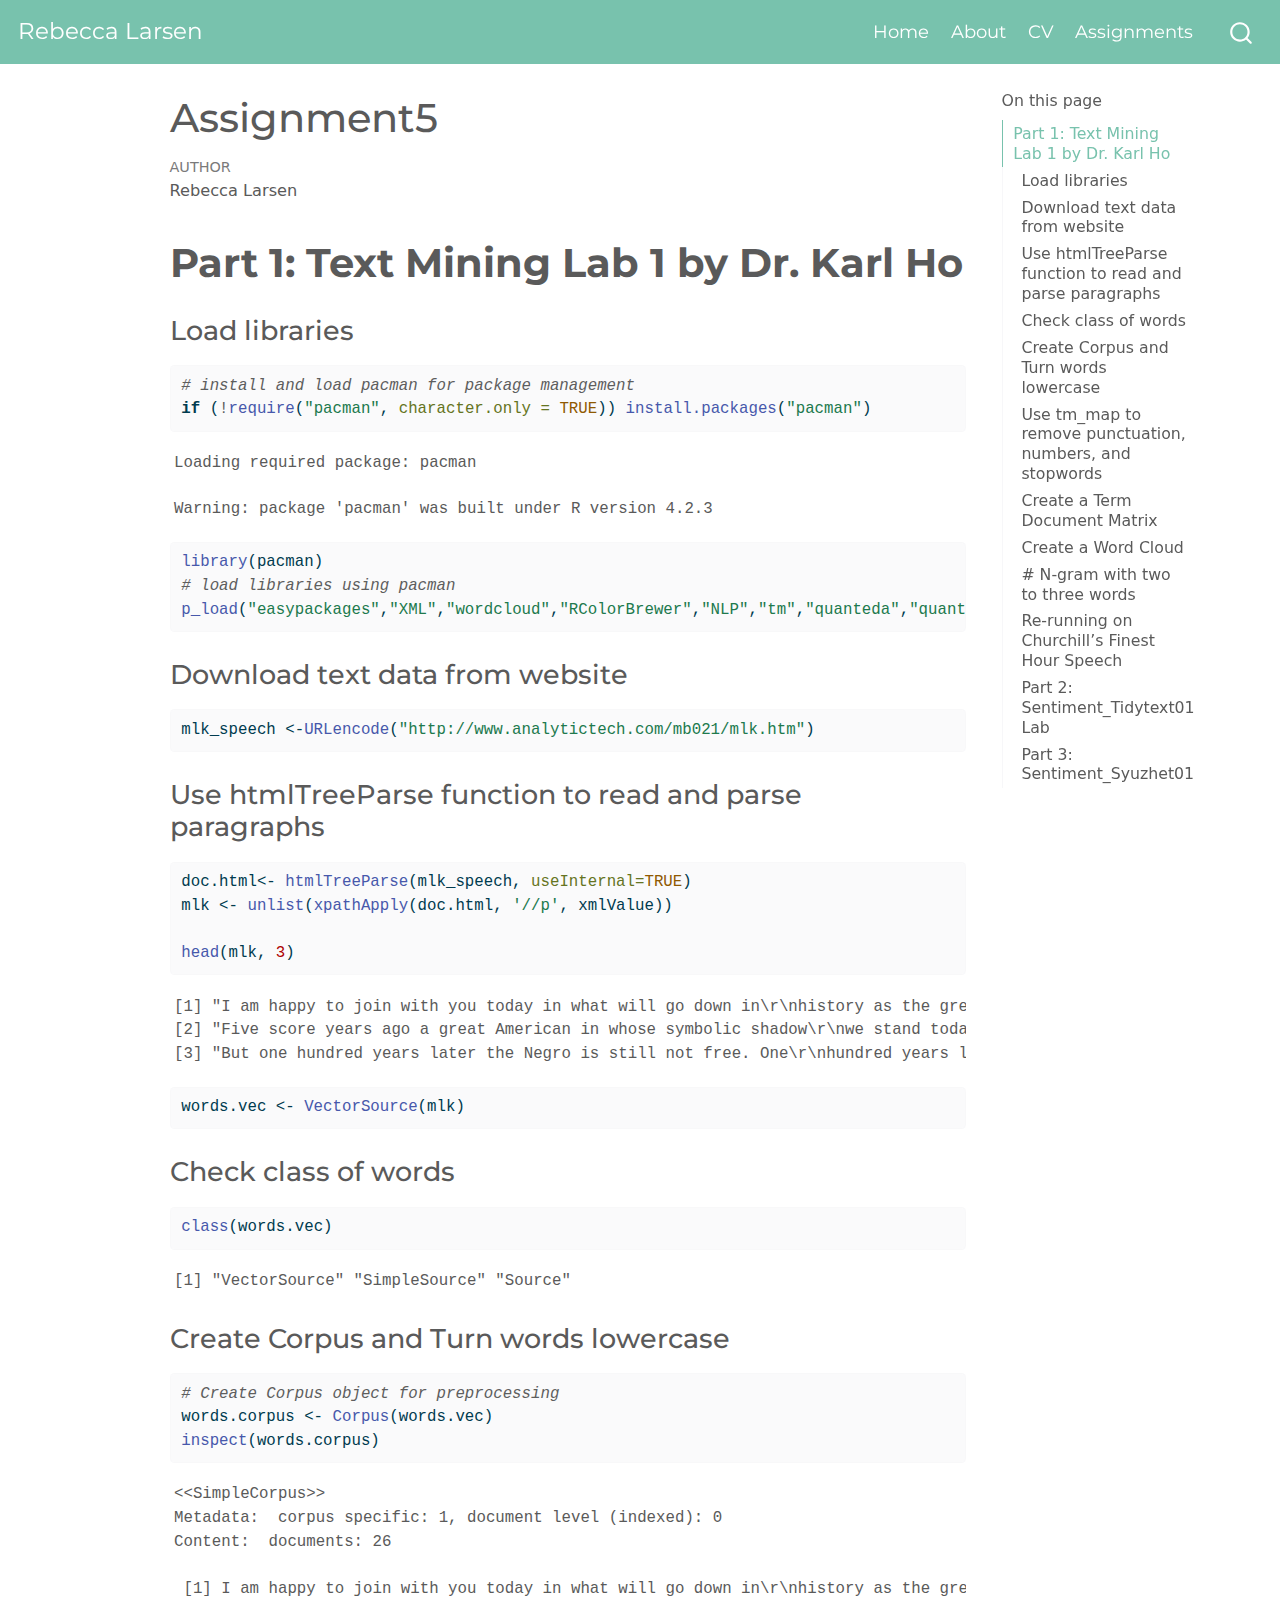
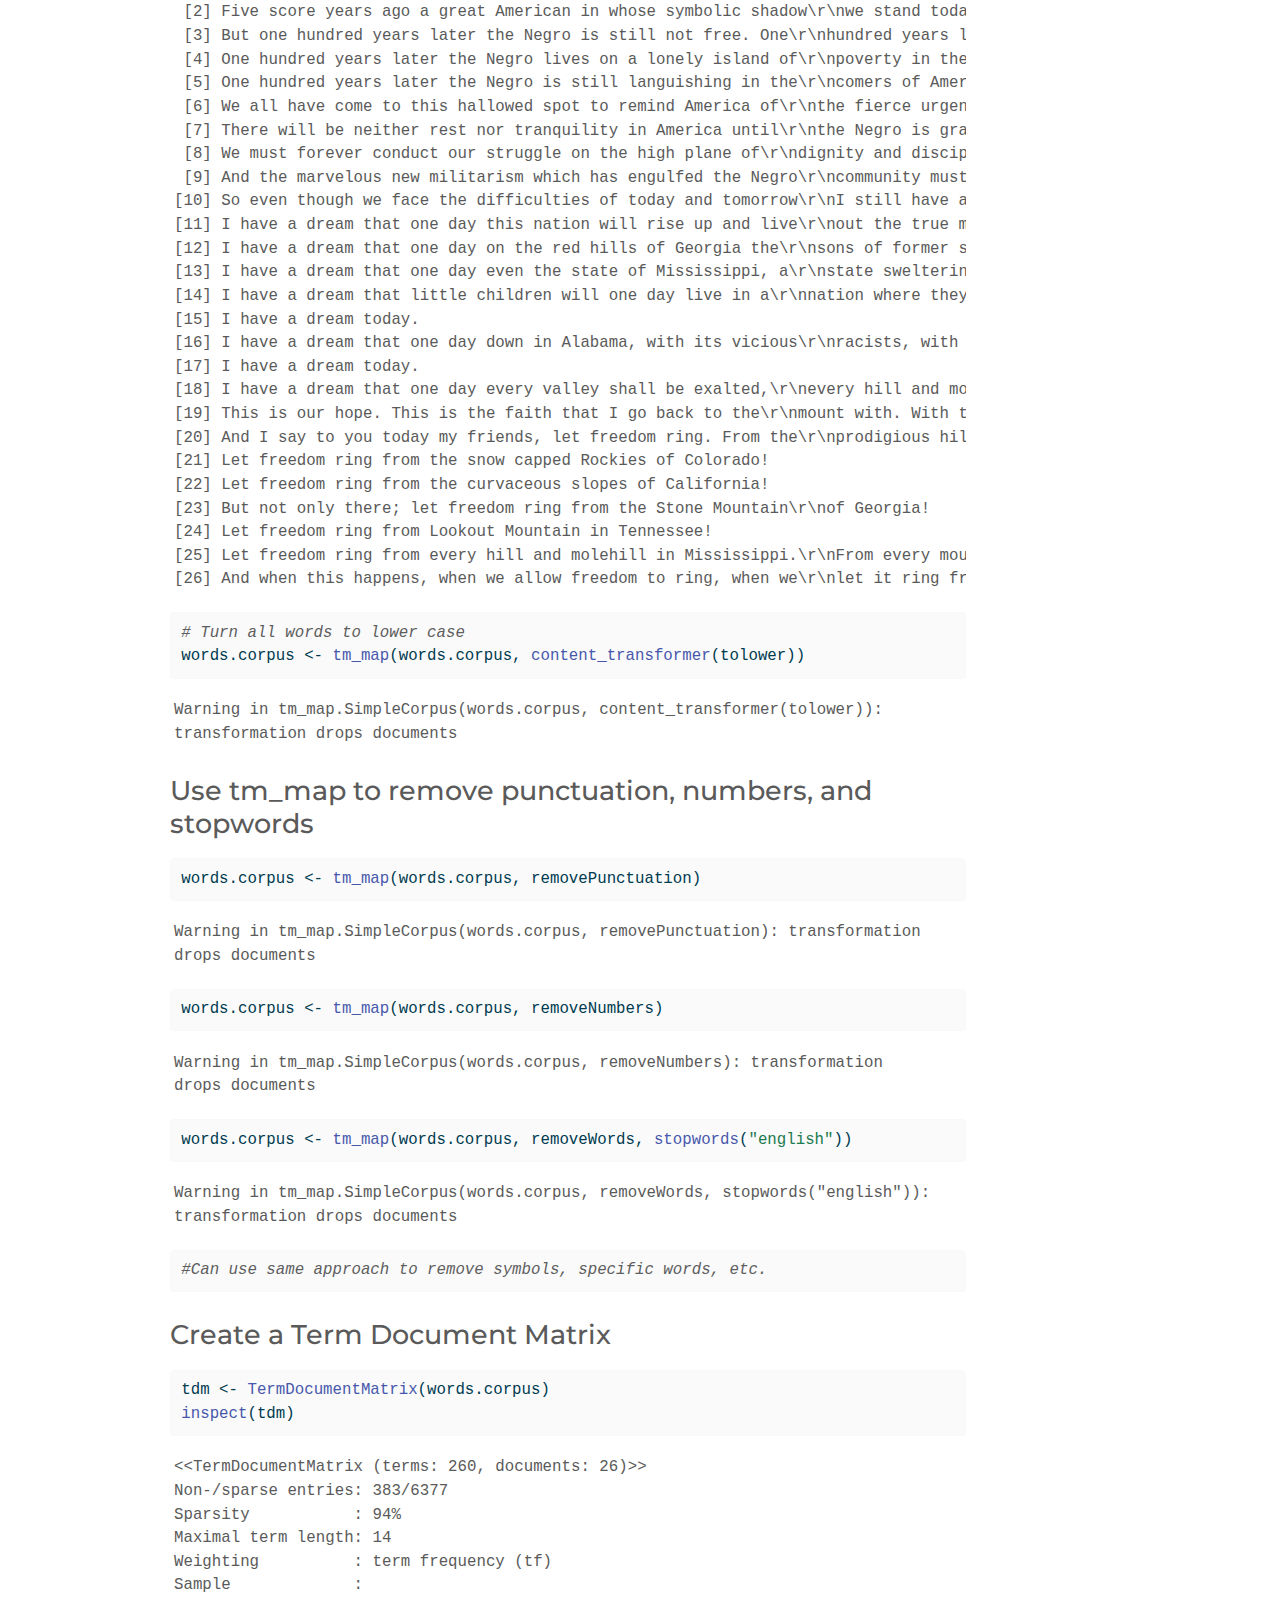
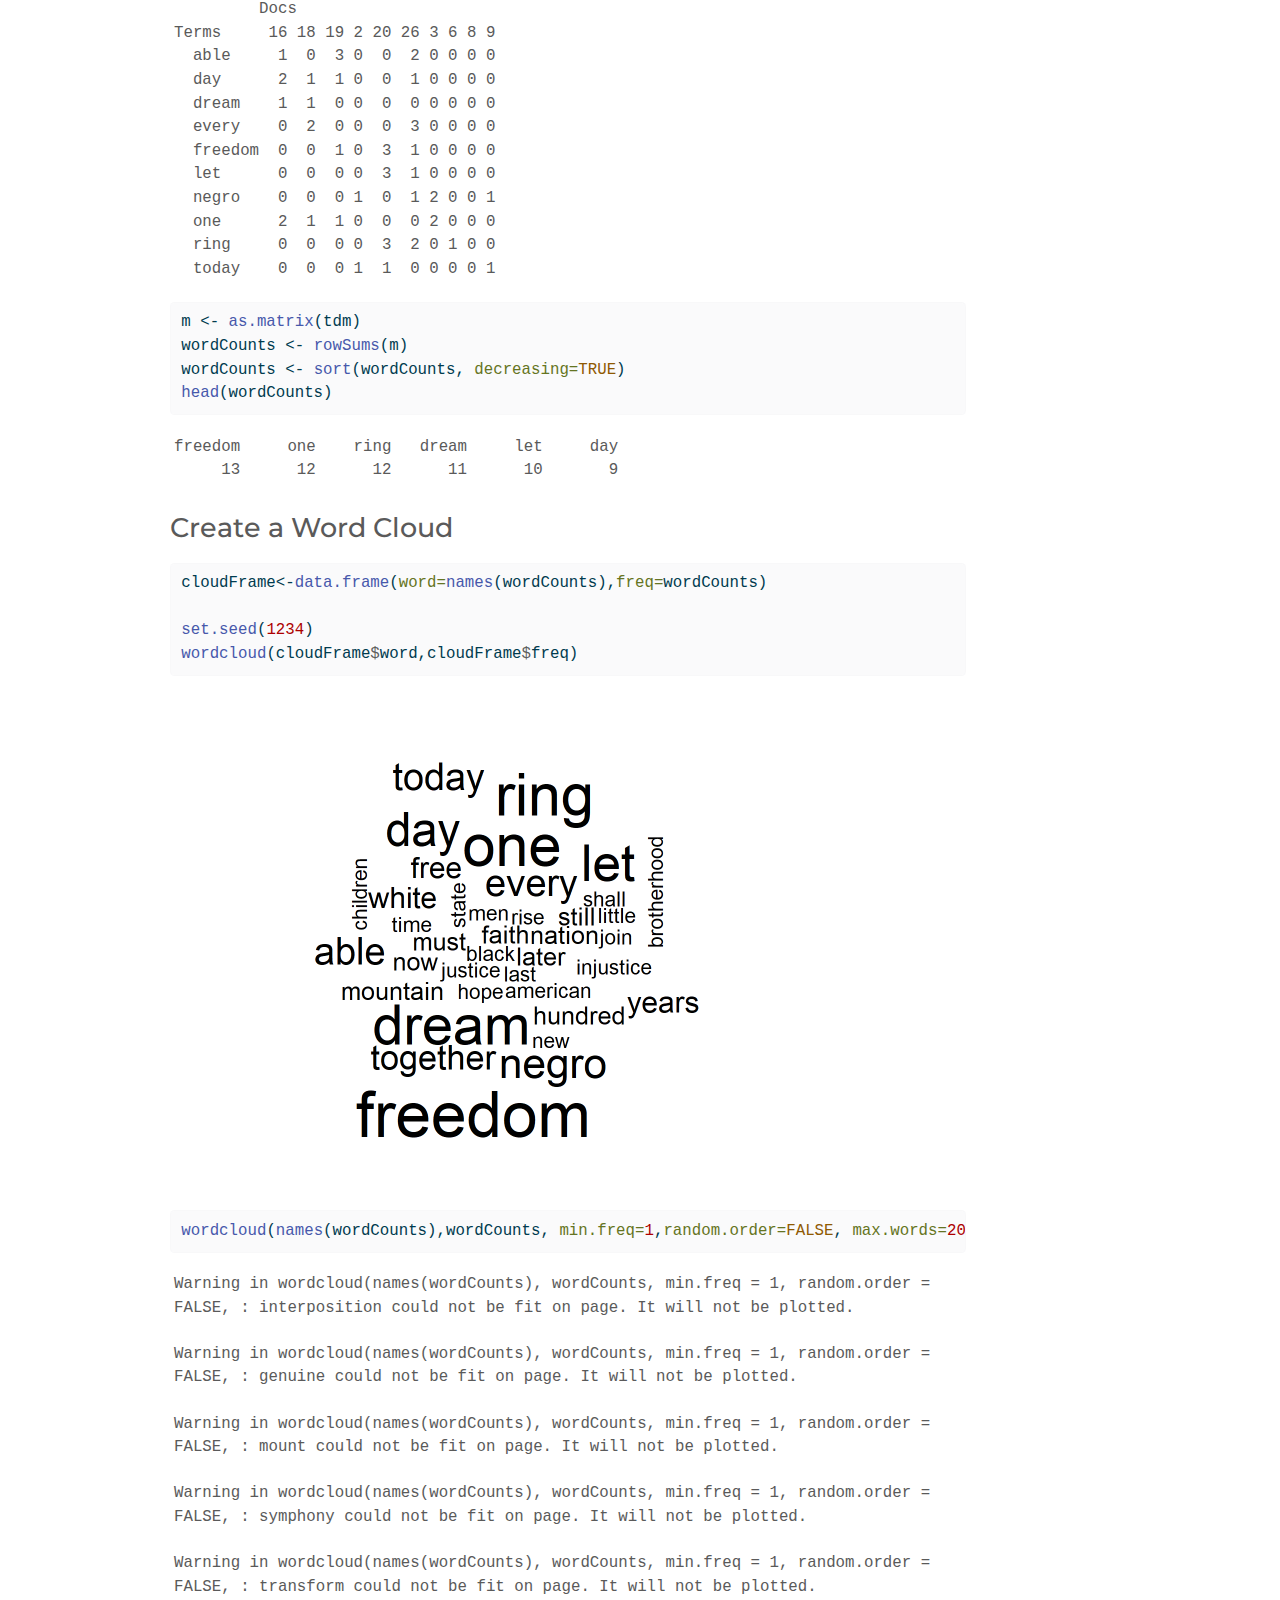
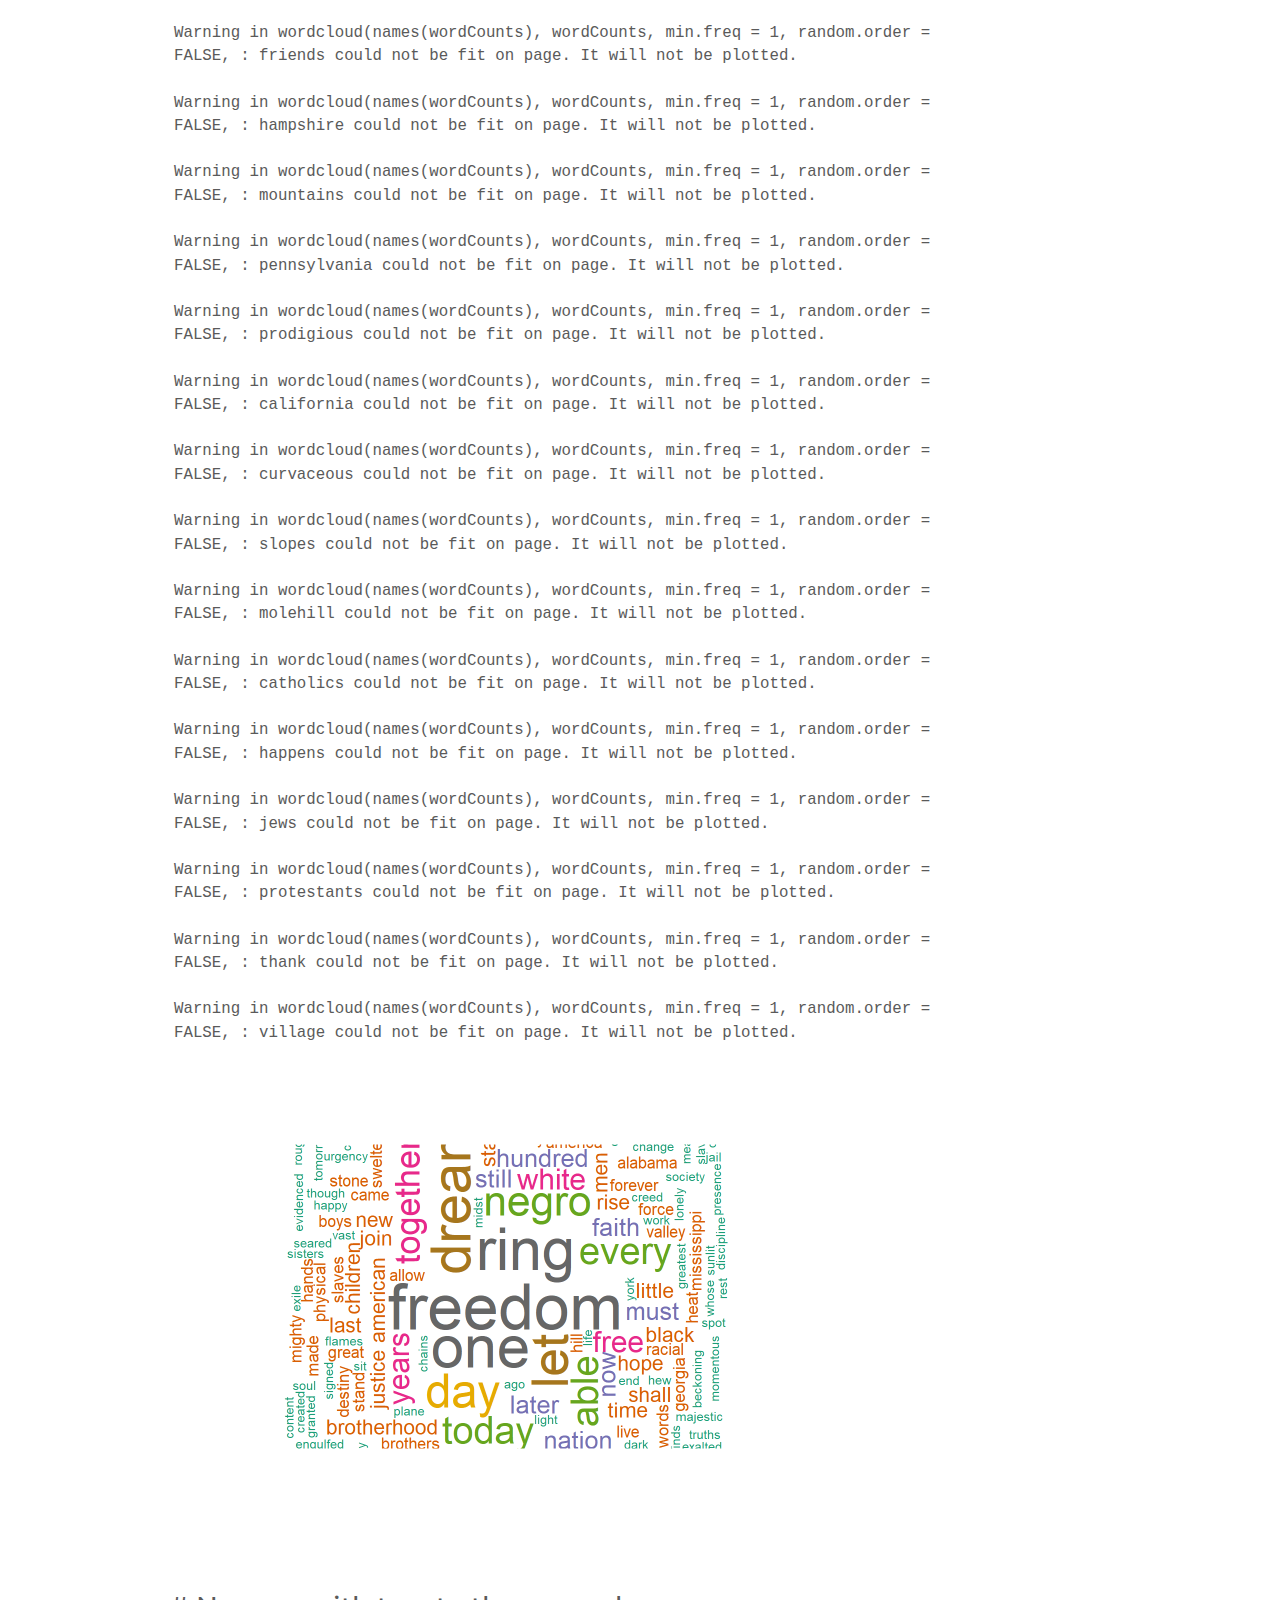
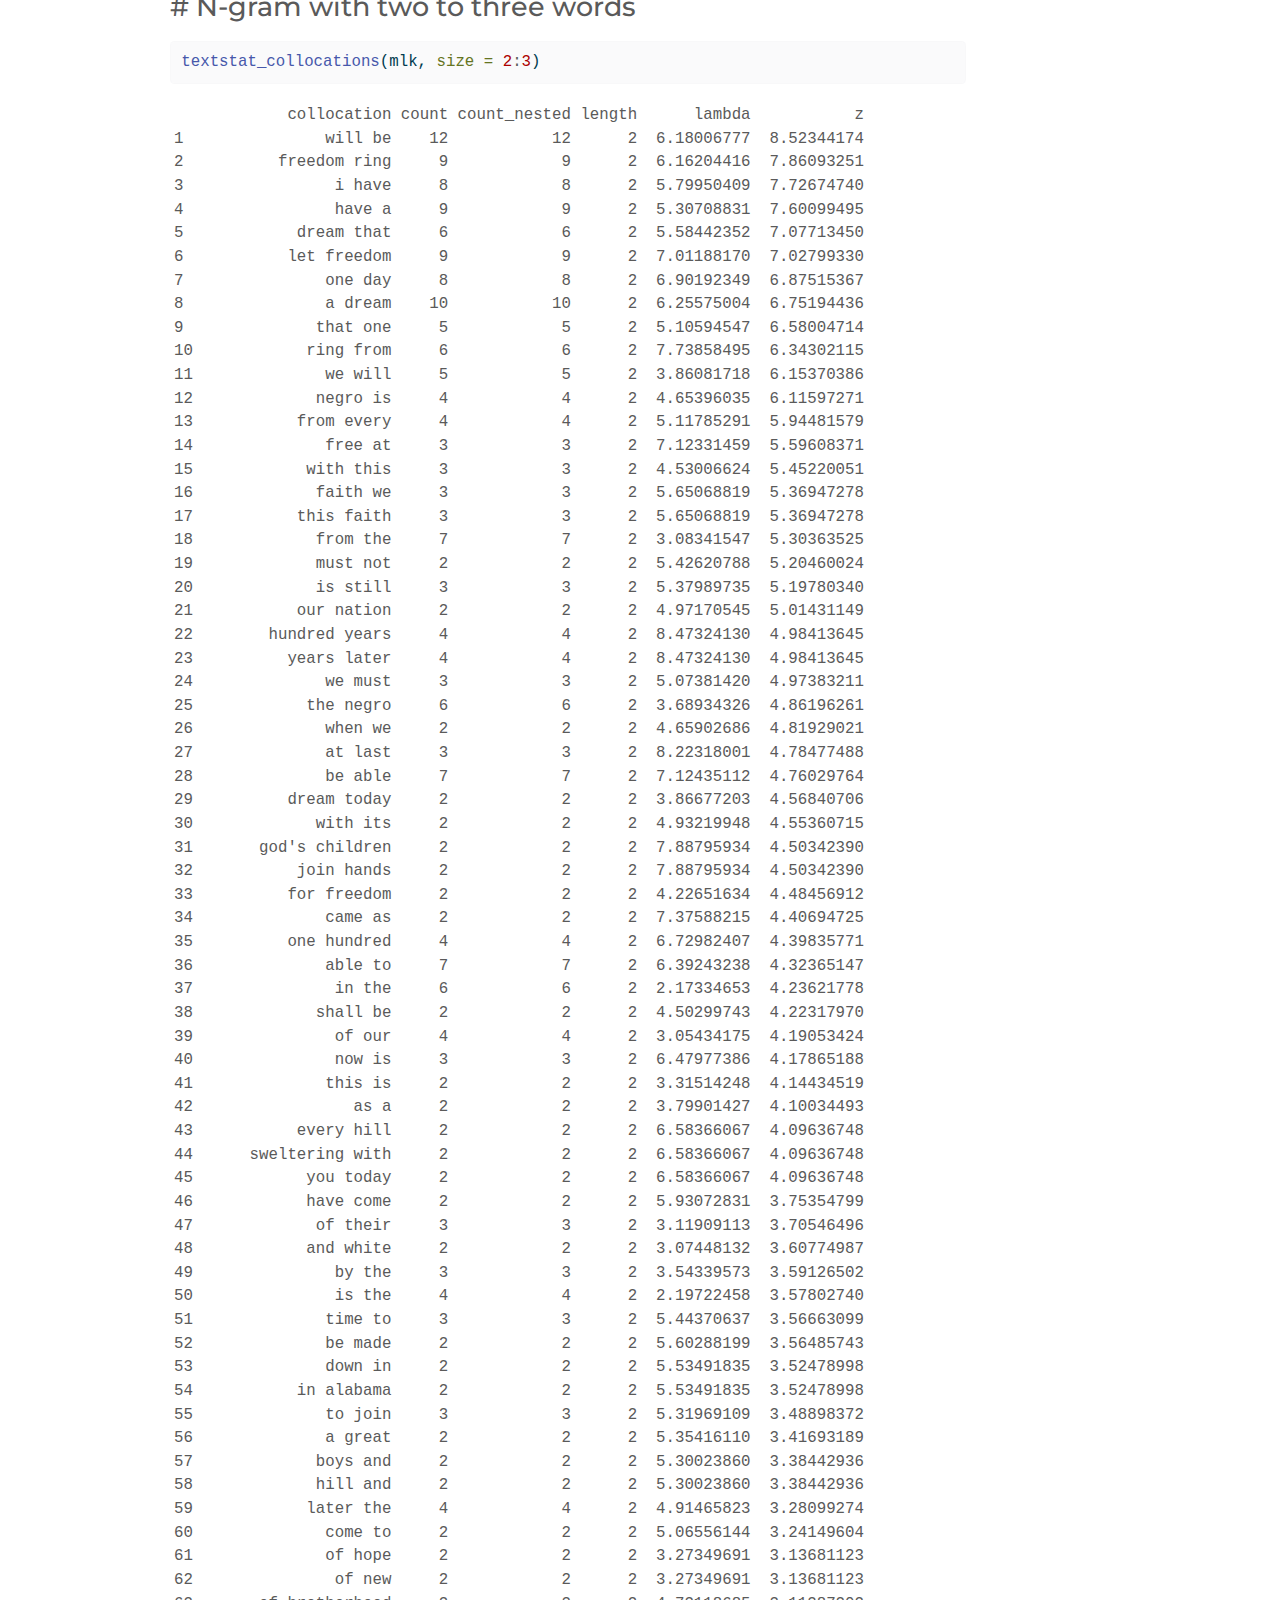
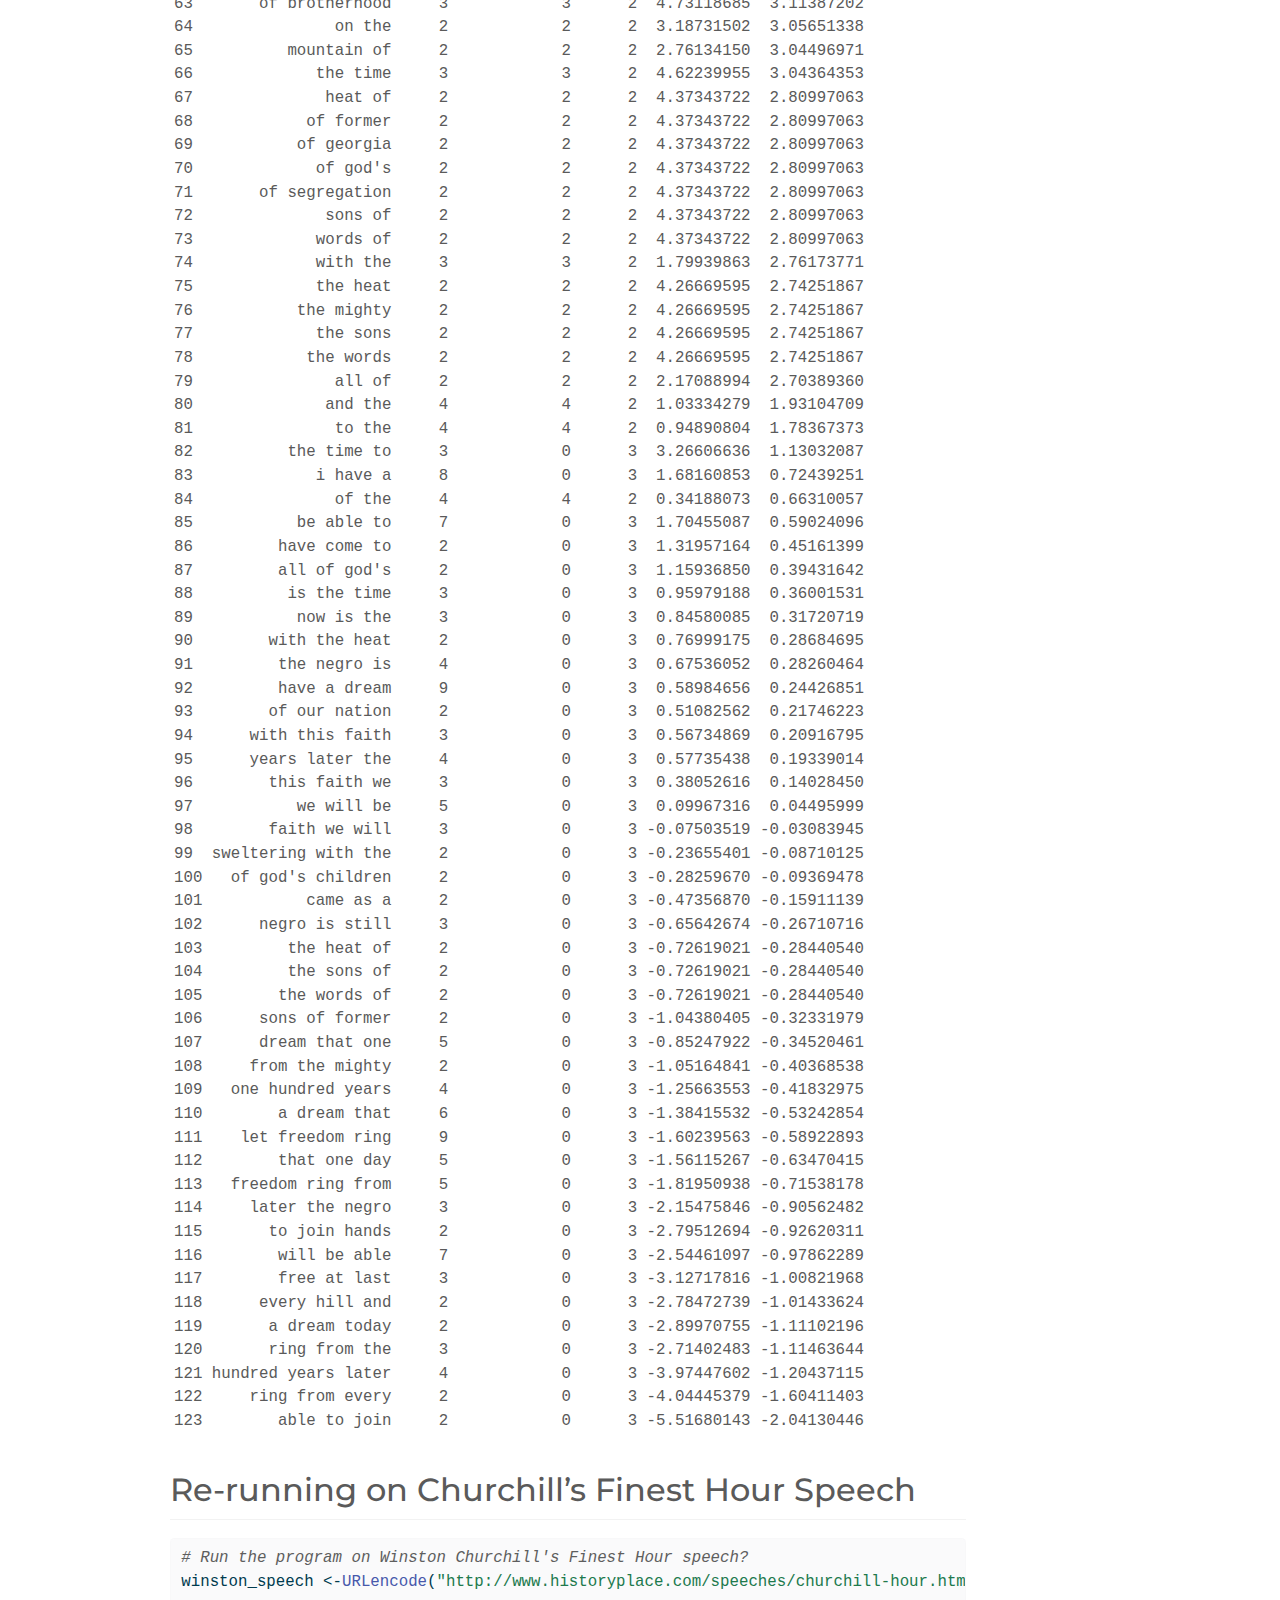
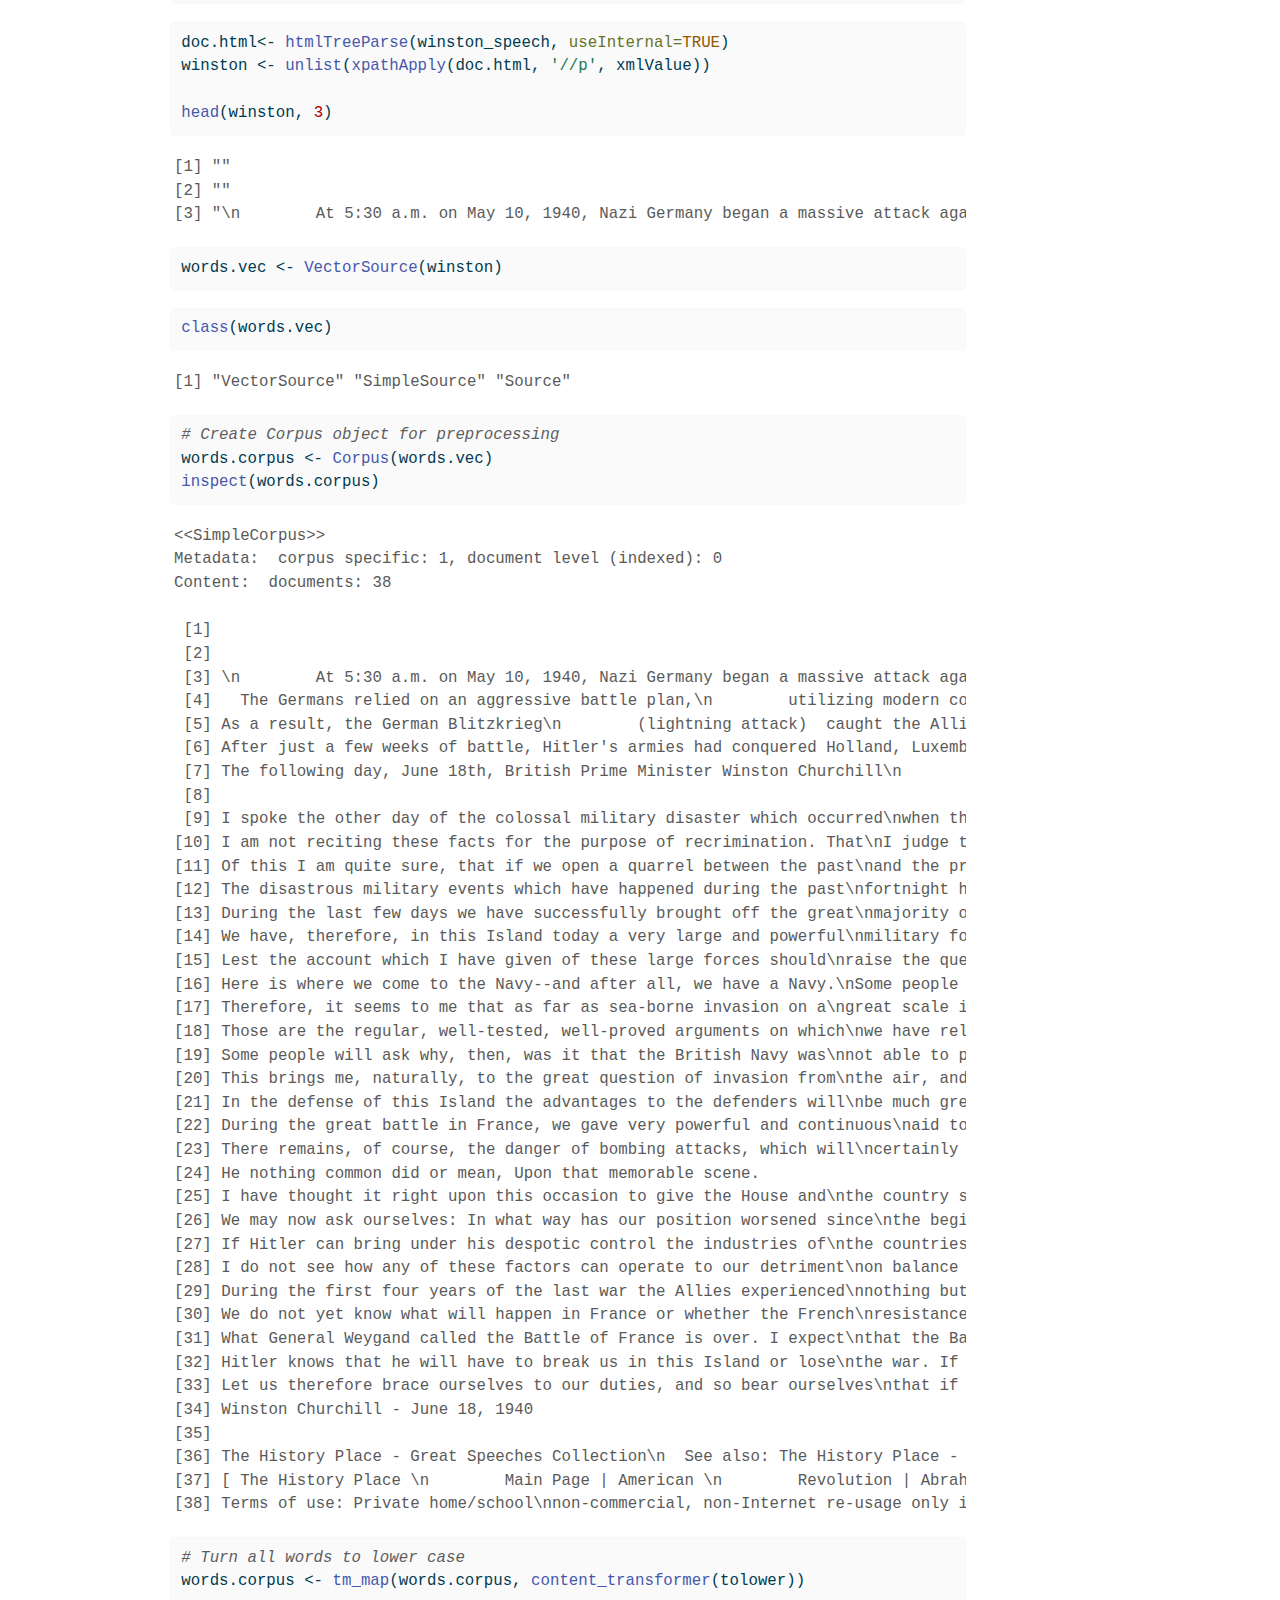
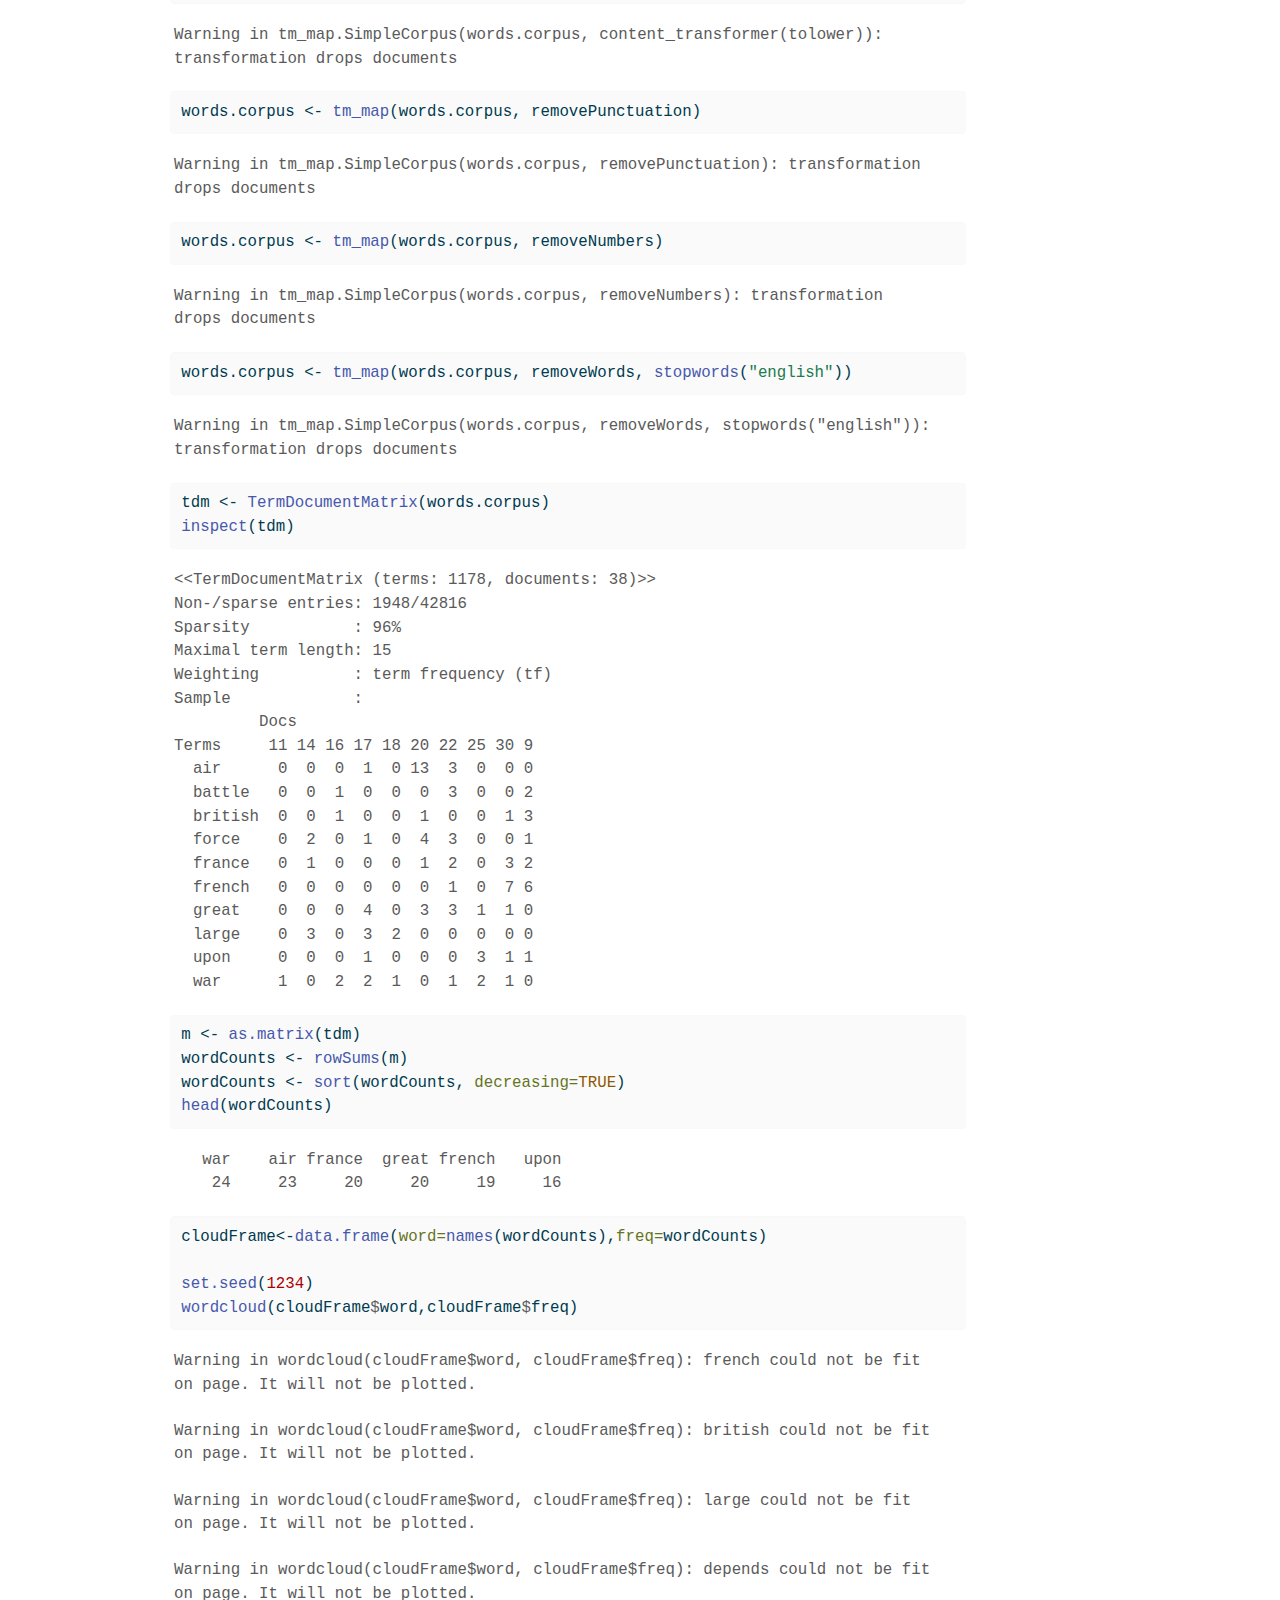
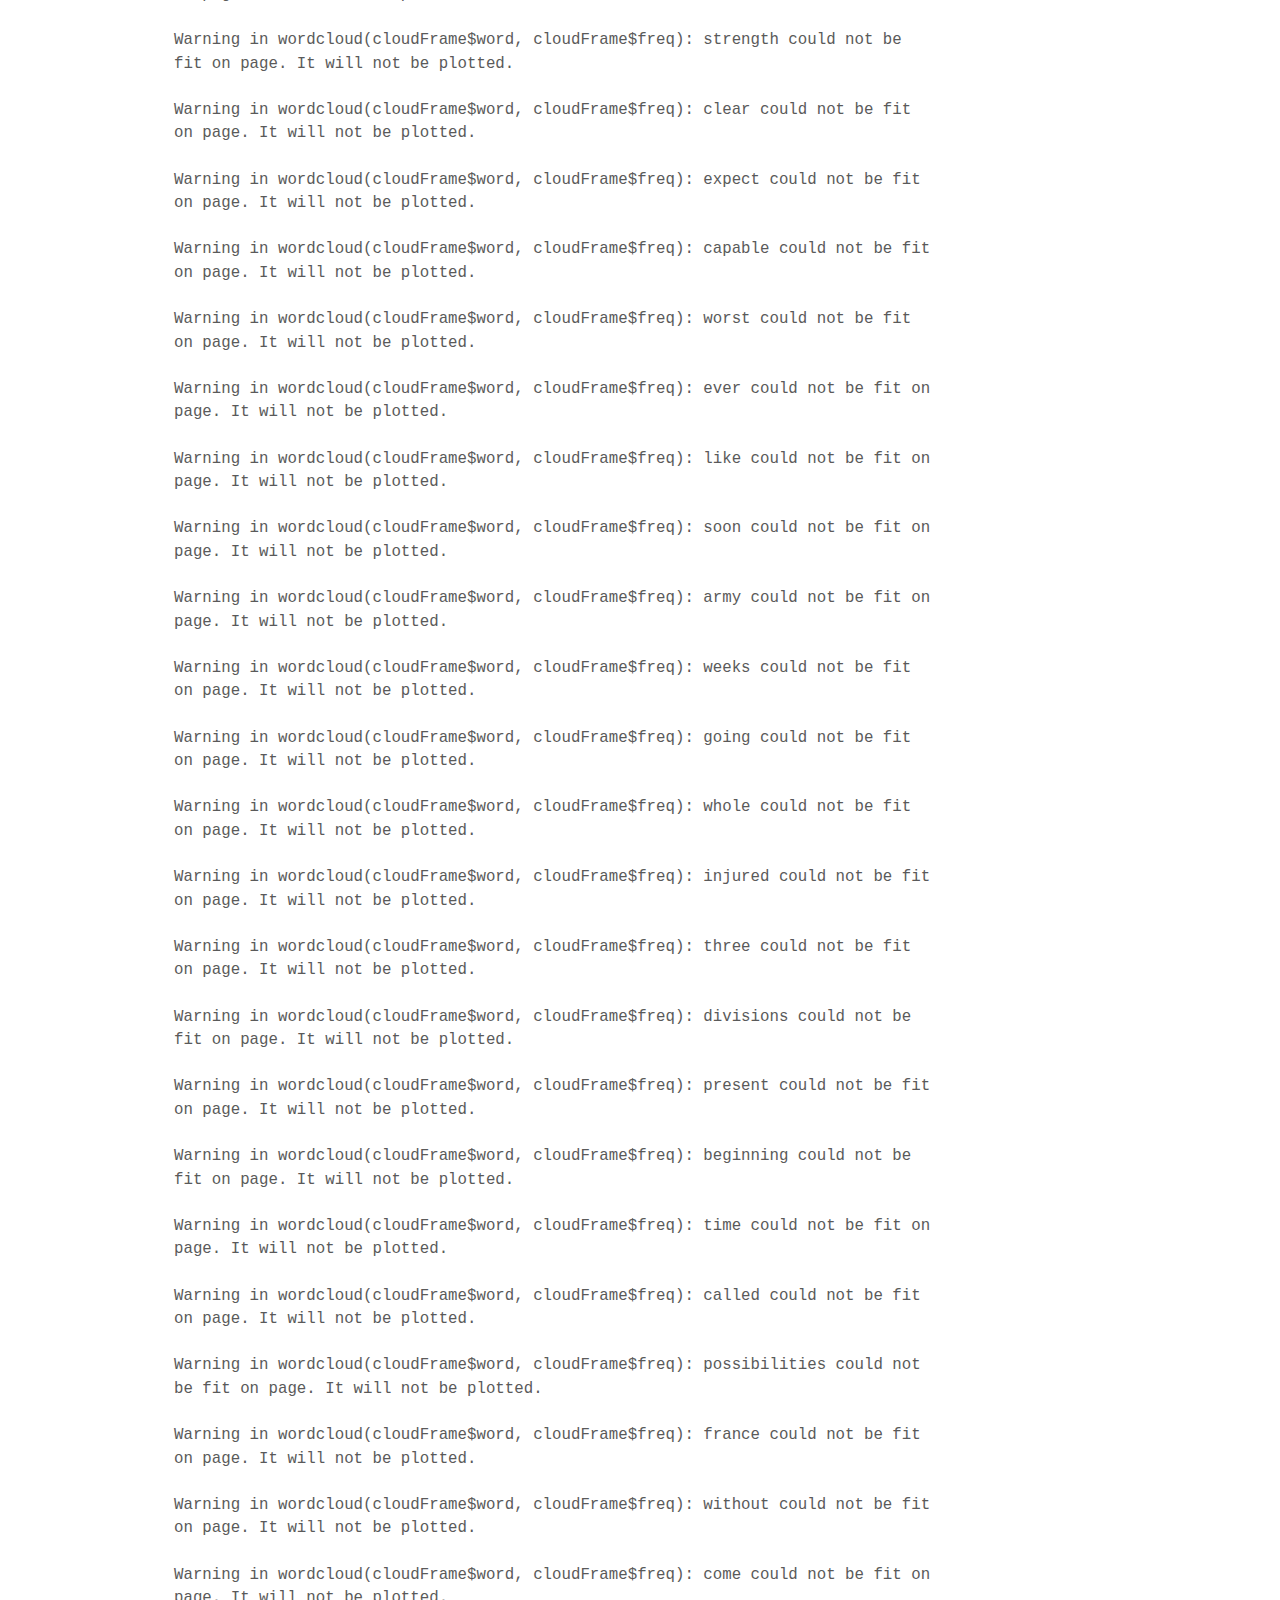
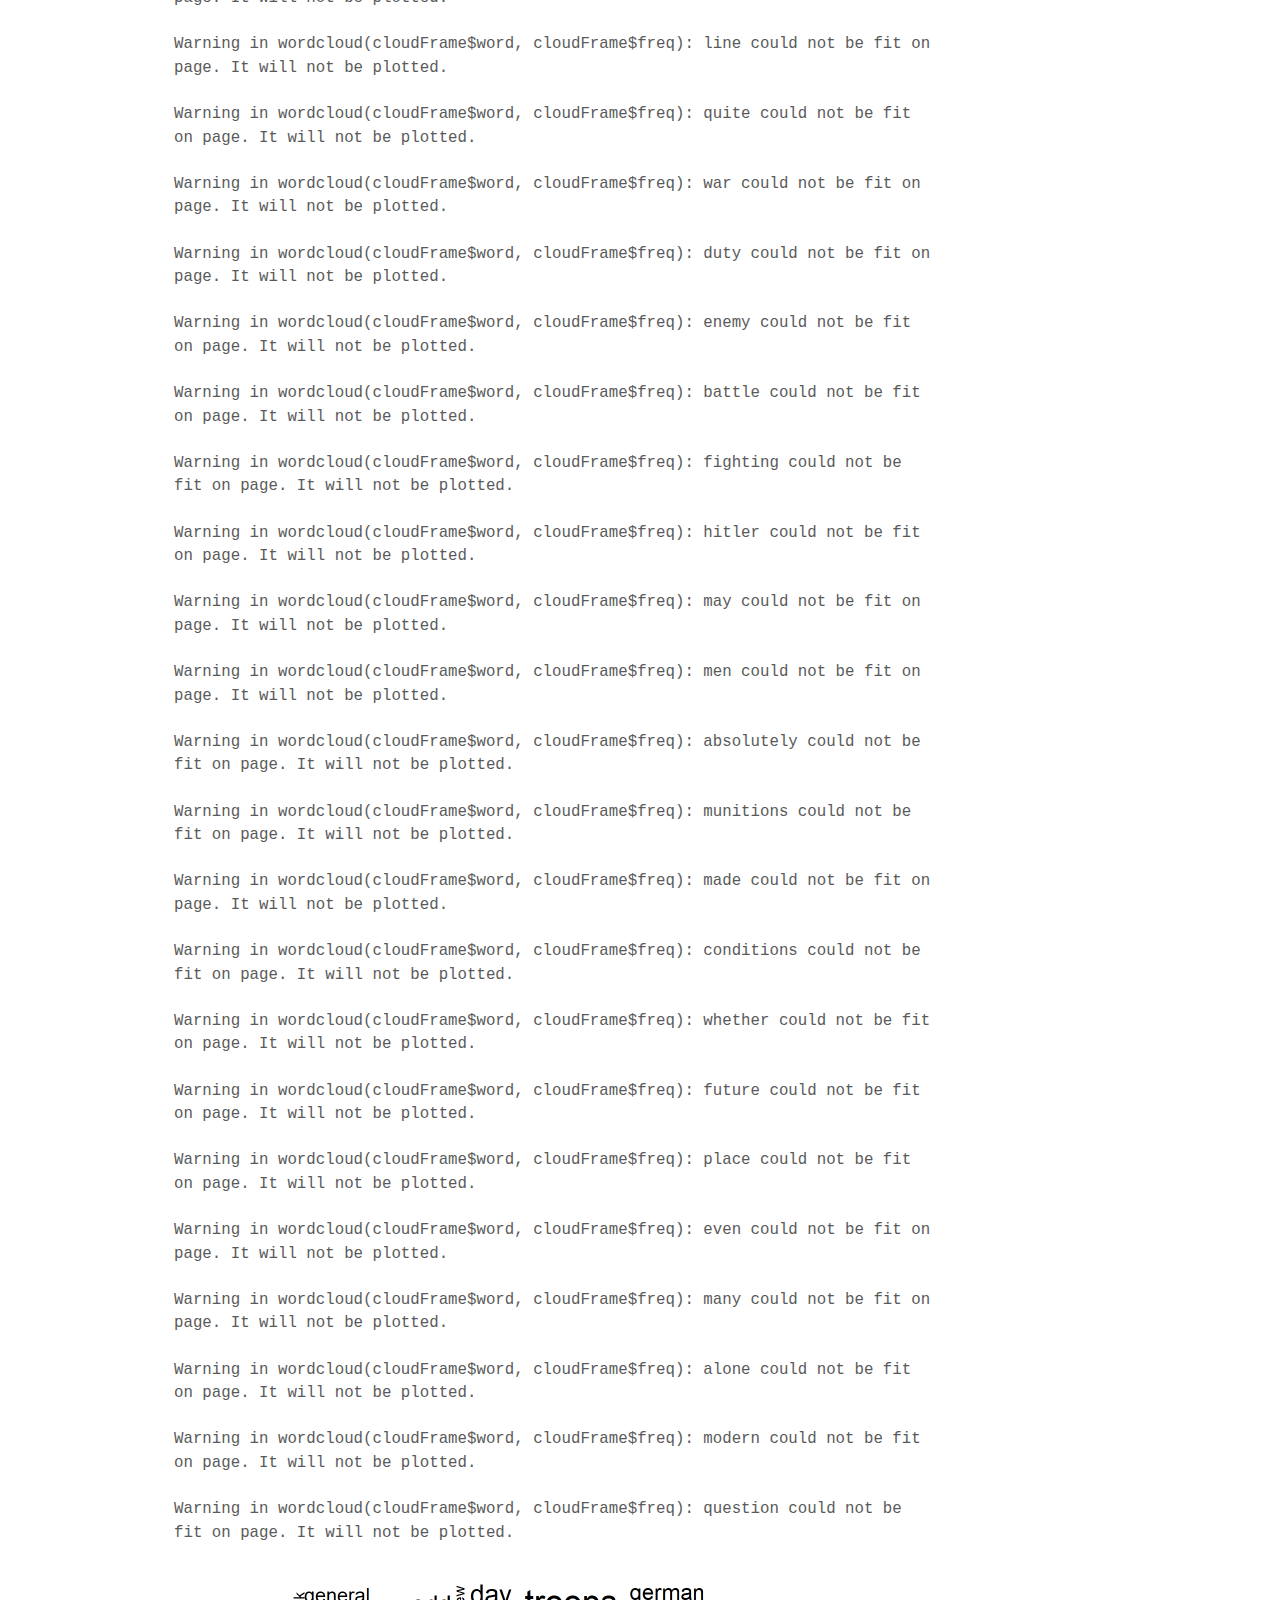
<file: docs/docs/Assignment5.html>
<!DOCTYPE html>
<html xmlns="http://www.w3.org/1999/xhtml" lang="en" xml:lang="en"><head>

<meta charset="utf-8">
<meta name="generator" content="quarto-1.2.335">

<meta name="viewport" content="width=device-width, initial-scale=1.0, user-scalable=yes">

<meta name="author" content="Rebecca Larsen">

<title>Rebecca Larsen - Assignment5</title>
<style>
code{white-space: pre-wrap;}
span.smallcaps{font-variant: small-caps;}
div.columns{display: flex; gap: min(4vw, 1.5em);}
div.column{flex: auto; overflow-x: auto;}
div.hanging-indent{margin-left: 1.5em; text-indent: -1.5em;}
ul.task-list{list-style: none;}
ul.task-list li input[type="checkbox"] {
  width: 0.8em;
  margin: 0 0.8em 0.2em -1.6em;
  vertical-align: middle;
}
pre > code.sourceCode { white-space: pre; position: relative; }
pre > code.sourceCode > span { display: inline-block; line-height: 1.25; }
pre > code.sourceCode > span:empty { height: 1.2em; }
.sourceCode { overflow: visible; }
code.sourceCode > span { color: inherit; text-decoration: inherit; }
div.sourceCode { margin: 1em 0; }
pre.sourceCode { margin: 0; }
@media screen {
div.sourceCode { overflow: auto; }
}
@media print {
pre > code.sourceCode { white-space: pre-wrap; }
pre > code.sourceCode > span { text-indent: -5em; padding-left: 5em; }
}
pre.numberSource code
  { counter-reset: source-line 0; }
pre.numberSource code > span
  { position: relative; left: -4em; counter-increment: source-line; }
pre.numberSource code > span > a:first-child::before
  { content: counter(source-line);
    position: relative; left: -1em; text-align: right; vertical-align: baseline;
    border: none; display: inline-block;
    -webkit-touch-callout: none; -webkit-user-select: none;
    -khtml-user-select: none; -moz-user-select: none;
    -ms-user-select: none; user-select: none;
    padding: 0 4px; width: 4em;
    color: #aaaaaa;
  }
pre.numberSource { margin-left: 3em; border-left: 1px solid #aaaaaa;  padding-left: 4px; }
div.sourceCode
  {   }
@media screen {
pre > code.sourceCode > span > a:first-child::before { text-decoration: underline; }
}
code span.al { color: #ff0000; font-weight: bold; } /* Alert */
code span.an { color: #60a0b0; font-weight: bold; font-style: italic; } /* Annotation */
code span.at { color: #7d9029; } /* Attribute */
code span.bn { color: #40a070; } /* BaseN */
code span.bu { color: #008000; } /* BuiltIn */
code span.cf { color: #007020; font-weight: bold; } /* ControlFlow */
code span.ch { color: #4070a0; } /* Char */
code span.cn { color: #880000; } /* Constant */
code span.co { color: #60a0b0; font-style: italic; } /* Comment */
code span.cv { color: #60a0b0; font-weight: bold; font-style: italic; } /* CommentVar */
code span.do { color: #ba2121; font-style: italic; } /* Documentation */
code span.dt { color: #902000; } /* DataType */
code span.dv { color: #40a070; } /* DecVal */
code span.er { color: #ff0000; font-weight: bold; } /* Error */
code span.ex { } /* Extension */
code span.fl { color: #40a070; } /* Float */
code span.fu { color: #06287e; } /* Function */
code span.im { color: #008000; font-weight: bold; } /* Import */
code span.in { color: #60a0b0; font-weight: bold; font-style: italic; } /* Information */
code span.kw { color: #007020; font-weight: bold; } /* Keyword */
code span.op { color: #666666; } /* Operator */
code span.ot { color: #007020; } /* Other */
code span.pp { color: #bc7a00; } /* Preprocessor */
code span.sc { color: #4070a0; } /* SpecialChar */
code span.ss { color: #bb6688; } /* SpecialString */
code span.st { color: #4070a0; } /* String */
code span.va { color: #19177c; } /* Variable */
code span.vs { color: #4070a0; } /* VerbatimString */
code span.wa { color: #60a0b0; font-weight: bold; font-style: italic; } /* Warning */
</style>


<script src="../site_libs/quarto-nav/quarto-nav.js"></script>
<script src="../site_libs/quarto-nav/headroom.min.js"></script>
<script src="../site_libs/clipboard/clipboard.min.js"></script>
<script src="../site_libs/quarto-search/autocomplete.umd.js"></script>
<script src="../site_libs/quarto-search/fuse.min.js"></script>
<script src="../site_libs/quarto-search/quarto-search.js"></script>
<meta name="quarto:offset" content="../">
<script src="../site_libs/quarto-html/quarto.js"></script>
<script src="../site_libs/quarto-html/popper.min.js"></script>
<script src="../site_libs/quarto-html/tippy.umd.min.js"></script>
<script src="../site_libs/quarto-html/anchor.min.js"></script>
<link href="../site_libs/quarto-html/tippy.css" rel="stylesheet">
<link href="../site_libs/quarto-html/quarto-syntax-highlighting.css" rel="stylesheet" id="quarto-text-highlighting-styles">
<script src="../site_libs/bootstrap/bootstrap.min.js"></script>
<link href="../site_libs/bootstrap/bootstrap-icons.css" rel="stylesheet">
<link href="../site_libs/bootstrap/bootstrap.min.css" rel="stylesheet" id="quarto-bootstrap" data-mode="light">
<script id="quarto-search-options" type="application/json">{
  "location": "navbar",
  "copy-button": false,
  "collapse-after": 3,
  "panel-placement": "end",
  "type": "overlay",
  "limit": 20,
  "language": {
    "search-no-results-text": "No results",
    "search-matching-documents-text": "matching documents",
    "search-copy-link-title": "Copy link to search",
    "search-hide-matches-text": "Hide additional matches",
    "search-more-match-text": "more match in this document",
    "search-more-matches-text": "more matches in this document",
    "search-clear-button-title": "Clear",
    "search-detached-cancel-button-title": "Cancel",
    "search-submit-button-title": "Submit"
  }
}</script>


<link rel="stylesheet" href="../styles.css">
</head>

<body class="nav-fixed">

<div id="quarto-search-results"></div>
  <header id="quarto-header" class="headroom fixed-top">
    <nav class="navbar navbar-expand-lg navbar-dark ">
      <div class="navbar-container container-fluid">
      <div class="navbar-brand-container">
    <a class="navbar-brand" href="../index.html">
    <span class="navbar-title">Rebecca Larsen</span>
    </a>
  </div>
          <button class="navbar-toggler" type="button" data-bs-toggle="collapse" data-bs-target="#navbarCollapse" aria-controls="navbarCollapse" aria-expanded="false" aria-label="Toggle navigation" onclick="if (window.quartoToggleHeadroom) { window.quartoToggleHeadroom(); }">
  <span class="navbar-toggler-icon"></span>
</button>
          <div class="collapse navbar-collapse" id="navbarCollapse">
            <ul class="navbar-nav navbar-nav-scroll ms-auto">
  <li class="nav-item">
    <a class="nav-link" href="../index.html">
 <span class="menu-text">Home</span></a>
  </li>  
  <li class="nav-item">
    <a class="nav-link" href="../about.html">
 <span class="menu-text">About</span></a>
  </li>  
  <li class="nav-item">
    <a class="nav-link" href="../CV.pdf">
 <span class="menu-text">CV</span></a>
  </li>  
  <li class="nav-item">
    <a class="nav-link" href="../assignments.html">
 <span class="menu-text">Assignments</span></a>
  </li>  
</ul>
              <div id="quarto-search" class="" title="Search"></div>
          </div> <!-- /navcollapse -->
      </div> <!-- /container-fluid -->
    </nav>
</header>
<!-- content -->
<div id="quarto-content" class="quarto-container page-columns page-rows-contents page-layout-article page-navbar">
<!-- sidebar -->
<!-- margin-sidebar -->
    <div id="quarto-margin-sidebar" class="sidebar margin-sidebar">
        <nav id="TOC" role="doc-toc" class="toc-active">
    <h2 id="toc-title">On this page</h2>
   
  <ul>
  <li><a href="#part-1-text-mining-lab-1-by-dr.-karl-ho" id="toc-part-1-text-mining-lab-1-by-dr.-karl-ho" class="nav-link active" data-scroll-target="#part-1-text-mining-lab-1-by-dr.-karl-ho"><strong>Part 1: Text Mining Lab 1 by Dr.&nbsp;Karl Ho</strong></a>
  <ul class="collapse">
  <li><a href="#load-libraries" id="toc-load-libraries" class="nav-link" data-scroll-target="#load-libraries">Load libraries</a></li>
  <li><a href="#download-text-data-from-website" id="toc-download-text-data-from-website" class="nav-link" data-scroll-target="#download-text-data-from-website">Download text data from website</a></li>
  <li><a href="#use-htmltreeparse-function-to-read-and-parse-paragraphs" id="toc-use-htmltreeparse-function-to-read-and-parse-paragraphs" class="nav-link" data-scroll-target="#use-htmltreeparse-function-to-read-and-parse-paragraphs">Use htmlTreeParse function to read and parse paragraphs</a></li>
  <li><a href="#check-class-of-words" id="toc-check-class-of-words" class="nav-link" data-scroll-target="#check-class-of-words">Check class of words</a></li>
  <li><a href="#create-corpus-and-turn-words-lowercase" id="toc-create-corpus-and-turn-words-lowercase" class="nav-link" data-scroll-target="#create-corpus-and-turn-words-lowercase">Create Corpus and Turn words lowercase</a></li>
  <li><a href="#use-tm_map-to-remove-punctuation-numbers-and-stopwords" id="toc-use-tm_map-to-remove-punctuation-numbers-and-stopwords" class="nav-link" data-scroll-target="#use-tm_map-to-remove-punctuation-numbers-and-stopwords">Use tm_map to remove punctuation, numbers, and stopwords</a></li>
  <li><a href="#create-a-term-document-matrix" id="toc-create-a-term-document-matrix" class="nav-link" data-scroll-target="#create-a-term-document-matrix">Create a Term Document Matrix</a></li>
  <li><a href="#create-a-word-cloud" id="toc-create-a-word-cloud" class="nav-link" data-scroll-target="#create-a-word-cloud">Create a Word Cloud</a></li>
  <li><a href="#n-gram-with-two-to-three-words" id="toc-n-gram-with-two-to-three-words" class="nav-link" data-scroll-target="#n-gram-with-two-to-three-words"># N-gram with two to three words</a></li>
  <li><a href="#re-running-on-churchills-finest-hour-speech" id="toc-re-running-on-churchills-finest-hour-speech" class="nav-link" data-scroll-target="#re-running-on-churchills-finest-hour-speech">Re-running on Churchill’s Finest Hour Speech</a></li>
  <li><a href="#part-2-sentiment_tidytext01-lab" id="toc-part-2-sentiment_tidytext01-lab" class="nav-link" data-scroll-target="#part-2-sentiment_tidytext01-lab">Part 2: Sentiment_Tidytext01 Lab</a></li>
  <li><a href="#part-3-sentiment_syuzhet01" id="toc-part-3-sentiment_syuzhet01" class="nav-link" data-scroll-target="#part-3-sentiment_syuzhet01">Part 3: Sentiment_Syuzhet01</a></li>
  </ul></li>
  </ul>
</nav>
    </div>
<!-- main -->
<main class="content" id="quarto-document-content">

<header id="title-block-header" class="quarto-title-block default">
<div class="quarto-title">
<h1 class="title">Assignment5</h1>
</div>



<div class="quarto-title-meta">

    <div>
    <div class="quarto-title-meta-heading">Author</div>
    <div class="quarto-title-meta-contents">
             <p>Rebecca Larsen </p>
          </div>
  </div>
    
  
    
  </div>
  

</header>

<section id="part-1-text-mining-lab-1-by-dr.-karl-ho" class="level1">
<h1><strong>Part 1: Text Mining Lab 1 by Dr.&nbsp;Karl Ho</strong></h1>
<section id="load-libraries" class="level3">
<h3 class="anchored" data-anchor-id="load-libraries">Load libraries</h3>
<div class="cell">
<div class="sourceCode cell-code" id="cb1"><pre class="sourceCode r code-with-copy"><code class="sourceCode r"><span id="cb1-1"><a href="#cb1-1" aria-hidden="true" tabindex="-1"></a><span class="co"># install and load pacman for package management</span></span>
<span id="cb1-2"><a href="#cb1-2" aria-hidden="true" tabindex="-1"></a><span class="cf">if</span> (<span class="sc">!</span><span class="fu">require</span>(<span class="st">"pacman"</span>, <span class="at">character.only =</span> <span class="cn">TRUE</span>)) <span class="fu">install.packages</span>(<span class="st">"pacman"</span>)</span></code><button title="Copy to Clipboard" class="code-copy-button"><i class="bi"></i></button></pre></div>
<div class="cell-output cell-output-stderr">
<pre><code>Loading required package: pacman</code></pre>
</div>
<div class="cell-output cell-output-stderr">
<pre><code>Warning: package 'pacman' was built under R version 4.2.3</code></pre>
</div>
<div class="sourceCode cell-code" id="cb4"><pre class="sourceCode r code-with-copy"><code class="sourceCode r"><span id="cb4-1"><a href="#cb4-1" aria-hidden="true" tabindex="-1"></a><span class="fu">library</span>(pacman)</span>
<span id="cb4-2"><a href="#cb4-2" aria-hidden="true" tabindex="-1"></a><span class="co"># load libraries using pacman</span></span>
<span id="cb4-3"><a href="#cb4-3" aria-hidden="true" tabindex="-1"></a><span class="fu">p_load</span>(<span class="st">"easypackages"</span>,<span class="st">"XML"</span>,<span class="st">"wordcloud"</span>,<span class="st">"RColorBrewer"</span>,<span class="st">"NLP"</span>,<span class="st">"tm"</span>,<span class="st">"quanteda"</span>,<span class="st">"quanteda.textstats"</span>, <span class="st">"easypackages"</span>,<span class="st">"rtweet"</span>,<span class="st">"tidyverse"</span>,<span class="st">"RColorBrewer"</span>,<span class="st">"tidytext"</span>,<span class="st">"syuzhet"</span>, <span class="st">"plotly"</span>)</span></code><button title="Copy to Clipboard" class="code-copy-button"><i class="bi"></i></button></pre></div>
</div>
</section>
<section id="download-text-data-from-website" class="level3">
<h3 class="anchored" data-anchor-id="download-text-data-from-website">Download text data from website</h3>
<div class="cell">
<div class="sourceCode cell-code" id="cb5"><pre class="sourceCode r code-with-copy"><code class="sourceCode r"><span id="cb5-1"><a href="#cb5-1" aria-hidden="true" tabindex="-1"></a>mlk_speech <span class="ot">&lt;-</span><span class="fu">URLencode</span>(<span class="st">"http://www.analytictech.com/mb021/mlk.htm"</span>)</span></code><button title="Copy to Clipboard" class="code-copy-button"><i class="bi"></i></button></pre></div>
</div>
</section>
<section id="use-htmltreeparse-function-to-read-and-parse-paragraphs" class="level3">
<h3 class="anchored" data-anchor-id="use-htmltreeparse-function-to-read-and-parse-paragraphs">Use htmlTreeParse function to read and parse paragraphs</h3>
<div class="cell">
<div class="sourceCode cell-code" id="cb6"><pre class="sourceCode r code-with-copy"><code class="sourceCode r"><span id="cb6-1"><a href="#cb6-1" aria-hidden="true" tabindex="-1"></a>doc.html<span class="ot">&lt;-</span> <span class="fu">htmlTreeParse</span>(mlk_speech, <span class="at">useInternal=</span><span class="cn">TRUE</span>)</span>
<span id="cb6-2"><a href="#cb6-2" aria-hidden="true" tabindex="-1"></a>mlk <span class="ot">&lt;-</span> <span class="fu">unlist</span>(<span class="fu">xpathApply</span>(doc.html, <span class="st">'//p'</span>, xmlValue))</span>
<span id="cb6-3"><a href="#cb6-3" aria-hidden="true" tabindex="-1"></a></span>
<span id="cb6-4"><a href="#cb6-4" aria-hidden="true" tabindex="-1"></a><span class="fu">head</span>(mlk, <span class="dv">3</span>)</span></code><button title="Copy to Clipboard" class="code-copy-button"><i class="bi"></i></button></pre></div>
<div class="cell-output cell-output-stdout">
<pre><code>[1] "I am happy to join with you today in what will go down in\r\nhistory as the greatest demonstration for freedom in the history\r\nof our nation. "                                                                                                                                                                                                              
[2] "Five score years ago a great American in whose symbolic shadow\r\nwe stand today signed the Emancipation Proclamation. This\r\nmomentous decree came as a great beckoning light of hope to\r\nmillions of Negro slaves who had been seared in the flames of\r\nwithering injustice. It came as a joyous daybreak to end the long\r\nnight of their captivity. "
[3] "But one hundred years later the Negro is still not free. One\r\nhundred years later the life of the Negro is still sadly crippled\r\nby the manacles of segregation and the chains of discrimination. "                                                                                                                                                        </code></pre>
</div>
<div class="sourceCode cell-code" id="cb8"><pre class="sourceCode r code-with-copy"><code class="sourceCode r"><span id="cb8-1"><a href="#cb8-1" aria-hidden="true" tabindex="-1"></a>words.vec <span class="ot">&lt;-</span> <span class="fu">VectorSource</span>(mlk)</span></code><button title="Copy to Clipboard" class="code-copy-button"><i class="bi"></i></button></pre></div>
</div>
</section>
<section id="check-class-of-words" class="level3">
<h3 class="anchored" data-anchor-id="check-class-of-words">Check class of words</h3>
<div class="cell">
<div class="sourceCode cell-code" id="cb9"><pre class="sourceCode r code-with-copy"><code class="sourceCode r"><span id="cb9-1"><a href="#cb9-1" aria-hidden="true" tabindex="-1"></a><span class="fu">class</span>(words.vec)</span></code><button title="Copy to Clipboard" class="code-copy-button"><i class="bi"></i></button></pre></div>
<div class="cell-output cell-output-stdout">
<pre><code>[1] "VectorSource" "SimpleSource" "Source"      </code></pre>
</div>
</div>
</section>
<section id="create-corpus-and-turn-words-lowercase" class="level3">
<h3 class="anchored" data-anchor-id="create-corpus-and-turn-words-lowercase">Create Corpus and Turn words lowercase</h3>
<div class="cell">
<div class="sourceCode cell-code" id="cb11"><pre class="sourceCode r code-with-copy"><code class="sourceCode r"><span id="cb11-1"><a href="#cb11-1" aria-hidden="true" tabindex="-1"></a><span class="co"># Create Corpus object for preprocessing</span></span>
<span id="cb11-2"><a href="#cb11-2" aria-hidden="true" tabindex="-1"></a>words.corpus <span class="ot">&lt;-</span> <span class="fu">Corpus</span>(words.vec)</span>
<span id="cb11-3"><a href="#cb11-3" aria-hidden="true" tabindex="-1"></a><span class="fu">inspect</span>(words.corpus)</span></code><button title="Copy to Clipboard" class="code-copy-button"><i class="bi"></i></button></pre></div>
<div class="cell-output cell-output-stdout">
<pre><code>&lt;&lt;SimpleCorpus&gt;&gt;
Metadata:  corpus specific: 1, document level (indexed): 0
Content:  documents: 26

 [1] I am happy to join with you today in what will go down in\r\nhistory as the greatest demonstration for freedom in the history\r\nof our nation.                                                                                                                                                                                                                                                                                                                                                   
 [2] Five score years ago a great American in whose symbolic shadow\r\nwe stand today signed the Emancipation Proclamation. This\r\nmomentous decree came as a great beckoning light of hope to\r\nmillions of Negro slaves who had been seared in the flames of\r\nwithering injustice. It came as a joyous daybreak to end the long\r\nnight of their captivity.                                                                                                                                     
 [3] But one hundred years later the Negro is still not free. One\r\nhundred years later the life of the Negro is still sadly crippled\r\nby the manacles of segregation and the chains of discrimination.                                                                                                                                                                                                                                                                                             
 [4] One hundred years later the Negro lives on a lonely island of\r\npoverty in the midst of a vast ocean of material prosperity.                                                                                                                                                                                                                                                                                                                                                                     
 [5] One hundred years later the Negro is still languishing in the\r\ncomers of American society and finds himself in exile in his own\r\nland.                                                                                                                                                                                                                                                                                                                                                        
 [6] We all have come to this hallowed spot to remind America of\r\nthe fierce urgency of now. Now is the time to rise from the dark\r\nand desolate valley of segregation to the sunlit path of racial\r\njustice. Now is the time to change racial injustice to the solid\r\nrock of brotherhood. Now is the time to make justice ring out for\r\nall of God's children.                                                                                                                             
 [7] There will be neither rest nor tranquility in America until\r\nthe Negro is granted citizenship rights.                                                                                                                                                                                                                                                                                                                                                                                           
 [8] We must forever conduct our struggle on the high plane of\r\ndignity and discipline. We must not allow our creative protest to\r\ndegenerate into physical violence. Again and again we must rise\r\nto the majestic heights of meeting physical force with soul\r\nforce.                                                                                                                                                                                                                        
 [9] And the marvelous new militarism which has engulfed the Negro\r\ncommunity must not lead us to a distrust of all white people, for\r\nmany of our white brothers have evidenced by their presence here\r\ntoday that they have come to realize that their destiny is part\r\nof our destiny.                                                                                                                                                                                                      
[10] So even though we face the difficulties of today and tomorrow\r\nI still have a dream. It is a dream deeply rooted in the American\r\ndream.                                                                                                                                                                                                                                                                                                                                                      
[11] I have a dream that one day this nation will rise up and live\r\nout the true meaning of its creed: 'We hold these truths to be\r\nself-evident; that all men are created equal."                                                                                                                                                                                                                                                                                                                 
[12] I have a dream that one day on the red hills of Georgia the\r\nsons of former slaves and the sons of former slave owners will be\r\nable to sit together at the table of brotherhood.                                                                                                                                                                                                                                                                                                             
[13] I have a dream that one day even the state of Mississippi, a\r\nstate sweltering with the heat of injustice, sweltering with the\r\nheat of oppression, will be transformed into an oasis of freedom\r\nand justice.                                                                                                                                                                                                                                                                              
[14] I have a dream that little children will one day live in a\r\nnation where they will not be judged by the color of their skin\r\nbut by the content of their character.                                                                                                                                                                                                                                                                                                                           
[15] I have a dream today.                                                                                                                                                                                                                                                                                                                                                                                                                                                                             
[16] I have a dream that one day down in Alabama, with its vicious\r\nracists, with its Governor having his lips dripping with the\r\nwords of interposition and nullification, one day right there in\r\nAlabama little black boys and black girls will be able to join\r\nhands with little white boys and white girls as sisters and\r\nbrothers.                                                                                                                                                   
[17] I have a dream today.                                                                                                                                                                                                                                                                                                                                                                                                                                                                             
[18] I have a dream that one day every valley shall be exalted,\r\nevery hill and mountain shall be made low, the rough places\r\nplains, and the crooked places will be made straight, and before\r\nthe Lord will be revealed, and all flesh shall see it together.                                                                                                                                                                                                                                  
[19] This is our hope. This is the faith that I go back to the\r\nmount with. With this faith we will be able to hew out of the\r\nmountain of despair a stone of hope. With this faith we will be\r\nable to transform the genuine discords of our nation into a\r\nbeautiful symphony of brotherhood. With this faith we will be\r\nable to work together, pray together; to struggle together, to go\r\nto jail together, to stand up for freedom forever, )mowing that\r\nwe will be free one day. 
[20] And I say to you today my friends, let freedom ring. From the\r\nprodigious hilltops of New Hampshire, let freedom ring. From the\r\nmighty mountains of New York, let freedom ring. From the mighty\r\nAlleghenies of Pennsylvania!                                                                                                                                                                                                                                                              
[21] Let freedom ring from the snow capped Rockies of Colorado!                                                                                                                                                                                                                                                                                                                                                                                                                                        
[22] Let freedom ring from the curvaceous slopes of California!                                                                                                                                                                                                                                                                                                                                                                                                                                        
[23] But not only there; let freedom ring from the Stone Mountain\r\nof Georgia!                                                                                                                                                                                                                                                                                                                                                                                                                       
[24] Let freedom ring from Lookout Mountain in Tennessee!                                                                                                                                                                                                                                                                                                                                                                                                                                              
[25] Let freedom ring from every hill and molehill in Mississippi.\r\nFrom every mountainside, let freedom ring.                                                                                                                                                                                                                                                                                                                                                                                       
[26] And when this happens, when we allow freedom to ring, when we\r\nlet it ring from every village and hamlet, from every state and\r\nevery city, we will be able to speed up that day when all of\r\nGod's children, black men and white men, Jews and Gentiles,\r\nProtestants and Catholics, will be able to join hands and sing in\r\nthe words of the old Negro spiritual, "Free at last! Free at\r\nlast! Thank God almighty, we're free at last!"                                            </code></pre>
</div>
<div class="sourceCode cell-code" id="cb13"><pre class="sourceCode r code-with-copy"><code class="sourceCode r"><span id="cb13-1"><a href="#cb13-1" aria-hidden="true" tabindex="-1"></a><span class="co"># Turn all words to lower case</span></span>
<span id="cb13-2"><a href="#cb13-2" aria-hidden="true" tabindex="-1"></a>words.corpus <span class="ot">&lt;-</span> <span class="fu">tm_map</span>(words.corpus, <span class="fu">content_transformer</span>(tolower))</span></code><button title="Copy to Clipboard" class="code-copy-button"><i class="bi"></i></button></pre></div>
<div class="cell-output cell-output-stderr">
<pre><code>Warning in tm_map.SimpleCorpus(words.corpus, content_transformer(tolower)):
transformation drops documents</code></pre>
</div>
</div>
</section>
<section id="use-tm_map-to-remove-punctuation-numbers-and-stopwords" class="level3">
<h3 class="anchored" data-anchor-id="use-tm_map-to-remove-punctuation-numbers-and-stopwords">Use tm_map to remove punctuation, numbers, and stopwords</h3>
<div class="cell">
<div class="sourceCode cell-code" id="cb15"><pre class="sourceCode r code-with-copy"><code class="sourceCode r"><span id="cb15-1"><a href="#cb15-1" aria-hidden="true" tabindex="-1"></a>words.corpus <span class="ot">&lt;-</span> <span class="fu">tm_map</span>(words.corpus, removePunctuation)</span></code><button title="Copy to Clipboard" class="code-copy-button"><i class="bi"></i></button></pre></div>
<div class="cell-output cell-output-stderr">
<pre><code>Warning in tm_map.SimpleCorpus(words.corpus, removePunctuation): transformation
drops documents</code></pre>
</div>
<div class="sourceCode cell-code" id="cb17"><pre class="sourceCode r code-with-copy"><code class="sourceCode r"><span id="cb17-1"><a href="#cb17-1" aria-hidden="true" tabindex="-1"></a>words.corpus <span class="ot">&lt;-</span> <span class="fu">tm_map</span>(words.corpus, removeNumbers)</span></code><button title="Copy to Clipboard" class="code-copy-button"><i class="bi"></i></button></pre></div>
<div class="cell-output cell-output-stderr">
<pre><code>Warning in tm_map.SimpleCorpus(words.corpus, removeNumbers): transformation
drops documents</code></pre>
</div>
<div class="sourceCode cell-code" id="cb19"><pre class="sourceCode r code-with-copy"><code class="sourceCode r"><span id="cb19-1"><a href="#cb19-1" aria-hidden="true" tabindex="-1"></a>words.corpus <span class="ot">&lt;-</span> <span class="fu">tm_map</span>(words.corpus, removeWords, <span class="fu">stopwords</span>(<span class="st">"english"</span>))</span></code><button title="Copy to Clipboard" class="code-copy-button"><i class="bi"></i></button></pre></div>
<div class="cell-output cell-output-stderr">
<pre><code>Warning in tm_map.SimpleCorpus(words.corpus, removeWords, stopwords("english")):
transformation drops documents</code></pre>
</div>
<div class="sourceCode cell-code" id="cb21"><pre class="sourceCode r code-with-copy"><code class="sourceCode r"><span id="cb21-1"><a href="#cb21-1" aria-hidden="true" tabindex="-1"></a><span class="co">#Can use same approach to remove symbols, specific words, etc. </span></span></code><button title="Copy to Clipboard" class="code-copy-button"><i class="bi"></i></button></pre></div>
</div>
</section>
<section id="create-a-term-document-matrix" class="level3">
<h3 class="anchored" data-anchor-id="create-a-term-document-matrix">Create a Term Document Matrix</h3>
<div class="cell">
<div class="sourceCode cell-code" id="cb22"><pre class="sourceCode r code-with-copy"><code class="sourceCode r"><span id="cb22-1"><a href="#cb22-1" aria-hidden="true" tabindex="-1"></a>tdm <span class="ot">&lt;-</span> <span class="fu">TermDocumentMatrix</span>(words.corpus)</span>
<span id="cb22-2"><a href="#cb22-2" aria-hidden="true" tabindex="-1"></a><span class="fu">inspect</span>(tdm)</span></code><button title="Copy to Clipboard" class="code-copy-button"><i class="bi"></i></button></pre></div>
<div class="cell-output cell-output-stdout">
<pre><code>&lt;&lt;TermDocumentMatrix (terms: 260, documents: 26)&gt;&gt;
Non-/sparse entries: 383/6377
Sparsity           : 94%
Maximal term length: 14
Weighting          : term frequency (tf)
Sample             :
         Docs
Terms     16 18 19 2 20 26 3 6 8 9
  able     1  0  3 0  0  2 0 0 0 0
  day      2  1  1 0  0  1 0 0 0 0
  dream    1  1  0 0  0  0 0 0 0 0
  every    0  2  0 0  0  3 0 0 0 0
  freedom  0  0  1 0  3  1 0 0 0 0
  let      0  0  0 0  3  1 0 0 0 0
  negro    0  0  0 1  0  1 2 0 0 1
  one      2  1  1 0  0  0 2 0 0 0
  ring     0  0  0 0  3  2 0 1 0 0
  today    0  0  0 1  1  0 0 0 0 1</code></pre>
</div>
<div class="sourceCode cell-code" id="cb24"><pre class="sourceCode r code-with-copy"><code class="sourceCode r"><span id="cb24-1"><a href="#cb24-1" aria-hidden="true" tabindex="-1"></a>m <span class="ot">&lt;-</span> <span class="fu">as.matrix</span>(tdm)</span>
<span id="cb24-2"><a href="#cb24-2" aria-hidden="true" tabindex="-1"></a>wordCounts <span class="ot">&lt;-</span> <span class="fu">rowSums</span>(m)</span>
<span id="cb24-3"><a href="#cb24-3" aria-hidden="true" tabindex="-1"></a>wordCounts <span class="ot">&lt;-</span> <span class="fu">sort</span>(wordCounts, <span class="at">decreasing=</span><span class="cn">TRUE</span>)</span>
<span id="cb24-4"><a href="#cb24-4" aria-hidden="true" tabindex="-1"></a><span class="fu">head</span>(wordCounts)</span></code><button title="Copy to Clipboard" class="code-copy-button"><i class="bi"></i></button></pre></div>
<div class="cell-output cell-output-stdout">
<pre><code>freedom     one    ring   dream     let     day 
     13      12      12      11      10       9 </code></pre>
</div>
</div>
</section>
<section id="create-a-word-cloud" class="level3">
<h3 class="anchored" data-anchor-id="create-a-word-cloud">Create a Word Cloud</h3>
<div class="cell">
<div class="sourceCode cell-code" id="cb26"><pre class="sourceCode r code-with-copy"><code class="sourceCode r"><span id="cb26-1"><a href="#cb26-1" aria-hidden="true" tabindex="-1"></a>cloudFrame<span class="ot">&lt;-</span><span class="fu">data.frame</span>(<span class="at">word=</span><span class="fu">names</span>(wordCounts),<span class="at">freq=</span>wordCounts)</span>
<span id="cb26-2"><a href="#cb26-2" aria-hidden="true" tabindex="-1"></a></span>
<span id="cb26-3"><a href="#cb26-3" aria-hidden="true" tabindex="-1"></a><span class="fu">set.seed</span>(<span class="dv">1234</span>)</span>
<span id="cb26-4"><a href="#cb26-4" aria-hidden="true" tabindex="-1"></a><span class="fu">wordcloud</span>(cloudFrame<span class="sc">$</span>word,cloudFrame<span class="sc">$</span>freq)</span></code><button title="Copy to Clipboard" class="code-copy-button"><i class="bi"></i></button></pre></div>
<div class="cell-output-display">
<p><img src="Assignment5_files/figure-html/unnamed-chunk-8-1.png" class="img-fluid" width="672"></p>
</div>
<div class="sourceCode cell-code" id="cb27"><pre class="sourceCode r code-with-copy"><code class="sourceCode r"><span id="cb27-1"><a href="#cb27-1" aria-hidden="true" tabindex="-1"></a><span class="fu">wordcloud</span>(<span class="fu">names</span>(wordCounts),wordCounts, <span class="at">min.freq=</span><span class="dv">1</span>,<span class="at">random.order=</span><span class="cn">FALSE</span>, <span class="at">max.words=</span><span class="dv">200</span>,<span class="at">scale=</span><span class="fu">c</span>(<span class="dv">4</span>,.<span class="dv">5</span>), <span class="at">rot.per=</span><span class="fl">0.35</span>,<span class="at">colors=</span><span class="fu">brewer.pal</span>(<span class="dv">8</span>,<span class="st">"Dark2"</span>))</span></code><button title="Copy to Clipboard" class="code-copy-button"><i class="bi"></i></button></pre></div>
<div class="cell-output cell-output-stderr">
<pre><code>Warning in wordcloud(names(wordCounts), wordCounts, min.freq = 1, random.order =
FALSE, : interposition could not be fit on page. It will not be plotted.</code></pre>
</div>
<div class="cell-output cell-output-stderr">
<pre><code>Warning in wordcloud(names(wordCounts), wordCounts, min.freq = 1, random.order =
FALSE, : genuine could not be fit on page. It will not be plotted.</code></pre>
</div>
<div class="cell-output cell-output-stderr">
<pre><code>Warning in wordcloud(names(wordCounts), wordCounts, min.freq = 1, random.order =
FALSE, : mount could not be fit on page. It will not be plotted.</code></pre>
</div>
<div class="cell-output cell-output-stderr">
<pre><code>Warning in wordcloud(names(wordCounts), wordCounts, min.freq = 1, random.order =
FALSE, : symphony could not be fit on page. It will not be plotted.</code></pre>
</div>
<div class="cell-output cell-output-stderr">
<pre><code>Warning in wordcloud(names(wordCounts), wordCounts, min.freq = 1, random.order =
FALSE, : transform could not be fit on page. It will not be plotted.</code></pre>
</div>
<div class="cell-output cell-output-stderr">
<pre><code>Warning in wordcloud(names(wordCounts), wordCounts, min.freq = 1, random.order =
FALSE, : friends could not be fit on page. It will not be plotted.</code></pre>
</div>
<div class="cell-output cell-output-stderr">
<pre><code>Warning in wordcloud(names(wordCounts), wordCounts, min.freq = 1, random.order =
FALSE, : hampshire could not be fit on page. It will not be plotted.</code></pre>
</div>
<div class="cell-output cell-output-stderr">
<pre><code>Warning in wordcloud(names(wordCounts), wordCounts, min.freq = 1, random.order =
FALSE, : mountains could not be fit on page. It will not be plotted.</code></pre>
</div>
<div class="cell-output cell-output-stderr">
<pre><code>Warning in wordcloud(names(wordCounts), wordCounts, min.freq = 1, random.order =
FALSE, : pennsylvania could not be fit on page. It will not be plotted.</code></pre>
</div>
<div class="cell-output cell-output-stderr">
<pre><code>Warning in wordcloud(names(wordCounts), wordCounts, min.freq = 1, random.order =
FALSE, : prodigious could not be fit on page. It will not be plotted.</code></pre>
</div>
<div class="cell-output cell-output-stderr">
<pre><code>Warning in wordcloud(names(wordCounts), wordCounts, min.freq = 1, random.order =
FALSE, : california could not be fit on page. It will not be plotted.</code></pre>
</div>
<div class="cell-output cell-output-stderr">
<pre><code>Warning in wordcloud(names(wordCounts), wordCounts, min.freq = 1, random.order =
FALSE, : curvaceous could not be fit on page. It will not be plotted.</code></pre>
</div>
<div class="cell-output cell-output-stderr">
<pre><code>Warning in wordcloud(names(wordCounts), wordCounts, min.freq = 1, random.order =
FALSE, : slopes could not be fit on page. It will not be plotted.</code></pre>
</div>
<div class="cell-output cell-output-stderr">
<pre><code>Warning in wordcloud(names(wordCounts), wordCounts, min.freq = 1, random.order =
FALSE, : molehill could not be fit on page. It will not be plotted.</code></pre>
</div>
<div class="cell-output cell-output-stderr">
<pre><code>Warning in wordcloud(names(wordCounts), wordCounts, min.freq = 1, random.order =
FALSE, : catholics could not be fit on page. It will not be plotted.</code></pre>
</div>
<div class="cell-output cell-output-stderr">
<pre><code>Warning in wordcloud(names(wordCounts), wordCounts, min.freq = 1, random.order =
FALSE, : happens could not be fit on page. It will not be plotted.</code></pre>
</div>
<div class="cell-output cell-output-stderr">
<pre><code>Warning in wordcloud(names(wordCounts), wordCounts, min.freq = 1, random.order =
FALSE, : jews could not be fit on page. It will not be plotted.</code></pre>
</div>
<div class="cell-output cell-output-stderr">
<pre><code>Warning in wordcloud(names(wordCounts), wordCounts, min.freq = 1, random.order =
FALSE, : protestants could not be fit on page. It will not be plotted.</code></pre>
</div>
<div class="cell-output cell-output-stderr">
<pre><code>Warning in wordcloud(names(wordCounts), wordCounts, min.freq = 1, random.order =
FALSE, : thank could not be fit on page. It will not be plotted.</code></pre>
</div>
<div class="cell-output cell-output-stderr">
<pre><code>Warning in wordcloud(names(wordCounts), wordCounts, min.freq = 1, random.order =
FALSE, : village could not be fit on page. It will not be plotted.</code></pre>
</div>
<div class="cell-output-display">
<p><img src="Assignment5_files/figure-html/unnamed-chunk-8-2.png" class="img-fluid" width="672"></p>
</div>
</div>
</section>
<section id="n-gram-with-two-to-three-words" class="level3">
<h3 class="anchored" data-anchor-id="n-gram-with-two-to-three-words"># N-gram with two to three words</h3>
<div class="cell">
<div class="sourceCode cell-code" id="cb48"><pre class="sourceCode r code-with-copy"><code class="sourceCode r"><span id="cb48-1"><a href="#cb48-1" aria-hidden="true" tabindex="-1"></a><span class="fu">textstat_collocations</span>(mlk, <span class="at">size =</span> <span class="dv">2</span><span class="sc">:</span><span class="dv">3</span>) </span></code><button title="Copy to Clipboard" class="code-copy-button"><i class="bi"></i></button></pre></div>
<div class="cell-output cell-output-stdout">
<pre><code>            collocation count count_nested length      lambda           z
1               will be    12           12      2  6.18006777  8.52344174
2          freedom ring     9            9      2  6.16204416  7.86093251
3                i have     8            8      2  5.79950409  7.72674740
4                have a     9            9      2  5.30708831  7.60099495
5            dream that     6            6      2  5.58442352  7.07713450
6           let freedom     9            9      2  7.01188170  7.02799330
7               one day     8            8      2  6.90192349  6.87515367
8               a dream    10           10      2  6.25575004  6.75194436
9              that one     5            5      2  5.10594547  6.58004714
10            ring from     6            6      2  7.73858495  6.34302115
11              we will     5            5      2  3.86081718  6.15370386
12             negro is     4            4      2  4.65396035  6.11597271
13           from every     4            4      2  5.11785291  5.94481579
14              free at     3            3      2  7.12331459  5.59608371
15            with this     3            3      2  4.53006624  5.45220051
16             faith we     3            3      2  5.65068819  5.36947278
17           this faith     3            3      2  5.65068819  5.36947278
18             from the     7            7      2  3.08341547  5.30363525
19             must not     2            2      2  5.42620788  5.20460024
20             is still     3            3      2  5.37989735  5.19780340
21           our nation     2            2      2  4.97170545  5.01431149
22        hundred years     4            4      2  8.47324130  4.98413645
23          years later     4            4      2  8.47324130  4.98413645
24              we must     3            3      2  5.07381420  4.97383211
25            the negro     6            6      2  3.68934326  4.86196261
26              when we     2            2      2  4.65902686  4.81929021
27              at last     3            3      2  8.22318001  4.78477488
28              be able     7            7      2  7.12435112  4.76029764
29          dream today     2            2      2  3.86677203  4.56840706
30             with its     2            2      2  4.93219948  4.55360715
31       god's children     2            2      2  7.88795934  4.50342390
32           join hands     2            2      2  7.88795934  4.50342390
33          for freedom     2            2      2  4.22651634  4.48456912
34              came as     2            2      2  7.37588215  4.40694725
35          one hundred     4            4      2  6.72982407  4.39835771
36              able to     7            7      2  6.39243238  4.32365147
37               in the     6            6      2  2.17334653  4.23621778
38             shall be     2            2      2  4.50299743  4.22317970
39               of our     4            4      2  3.05434175  4.19053424
40               now is     3            3      2  6.47977386  4.17865188
41              this is     2            2      2  3.31514248  4.14434519
42                 as a     2            2      2  3.79901427  4.10034493
43           every hill     2            2      2  6.58366067  4.09636748
44      sweltering with     2            2      2  6.58366067  4.09636748
45            you today     2            2      2  6.58366067  4.09636748
46            have come     2            2      2  5.93072831  3.75354799
47             of their     3            3      2  3.11909113  3.70546496
48            and white     2            2      2  3.07448132  3.60774987
49               by the     3            3      2  3.54339573  3.59126502
50               is the     4            4      2  2.19722458  3.57802740
51              time to     3            3      2  5.44370637  3.56663099
52              be made     2            2      2  5.60288199  3.56485743
53              down in     2            2      2  5.53491835  3.52478998
54           in alabama     2            2      2  5.53491835  3.52478998
55              to join     3            3      2  5.31969109  3.48898372
56              a great     2            2      2  5.35416110  3.41693189
57             boys and     2            2      2  5.30023860  3.38442936
58             hill and     2            2      2  5.30023860  3.38442936
59            later the     4            4      2  4.91465823  3.28099274
60              come to     2            2      2  5.06556144  3.24149604
61              of hope     2            2      2  3.27349691  3.13681123
62               of new     2            2      2  3.27349691  3.13681123
63       of brotherhood     3            3      2  4.73118685  3.11387202
64               on the     2            2      2  3.18731502  3.05651338
65          mountain of     2            2      2  2.76134150  3.04496971
66             the time     3            3      2  4.62239955  3.04364353
67              heat of     2            2      2  4.37343722  2.80997063
68            of former     2            2      2  4.37343722  2.80997063
69           of georgia     2            2      2  4.37343722  2.80997063
70             of god's     2            2      2  4.37343722  2.80997063
71       of segregation     2            2      2  4.37343722  2.80997063
72              sons of     2            2      2  4.37343722  2.80997063
73             words of     2            2      2  4.37343722  2.80997063
74             with the     3            3      2  1.79939863  2.76173771
75             the heat     2            2      2  4.26669595  2.74251867
76           the mighty     2            2      2  4.26669595  2.74251867
77             the sons     2            2      2  4.26669595  2.74251867
78            the words     2            2      2  4.26669595  2.74251867
79               all of     2            2      2  2.17088994  2.70389360
80              and the     4            4      2  1.03334279  1.93104709
81               to the     4            4      2  0.94890804  1.78367373
82          the time to     3            0      3  3.26606636  1.13032087
83             i have a     8            0      3  1.68160853  0.72439251
84               of the     4            4      2  0.34188073  0.66310057
85           be able to     7            0      3  1.70455087  0.59024096
86         have come to     2            0      3  1.31957164  0.45161399
87         all of god's     2            0      3  1.15936850  0.39431642
88          is the time     3            0      3  0.95979188  0.36001531
89           now is the     3            0      3  0.84580085  0.31720719
90        with the heat     2            0      3  0.76999175  0.28684695
91         the negro is     4            0      3  0.67536052  0.28260464
92         have a dream     9            0      3  0.58984656  0.24426851
93        of our nation     2            0      3  0.51082562  0.21746223
94      with this faith     3            0      3  0.56734869  0.20916795
95      years later the     4            0      3  0.57735438  0.19339014
96        this faith we     3            0      3  0.38052616  0.14028450
97           we will be     5            0      3  0.09967316  0.04495999
98        faith we will     3            0      3 -0.07503519 -0.03083945
99  sweltering with the     2            0      3 -0.23655401 -0.08710125
100   of god's children     2            0      3 -0.28259670 -0.09369478
101           came as a     2            0      3 -0.47356870 -0.15911139
102      negro is still     3            0      3 -0.65642674 -0.26710716
103         the heat of     2            0      3 -0.72619021 -0.28440540
104         the sons of     2            0      3 -0.72619021 -0.28440540
105        the words of     2            0      3 -0.72619021 -0.28440540
106      sons of former     2            0      3 -1.04380405 -0.32331979
107      dream that one     5            0      3 -0.85247922 -0.34520461
108     from the mighty     2            0      3 -1.05164841 -0.40368538
109   one hundred years     4            0      3 -1.25663553 -0.41832975
110        a dream that     6            0      3 -1.38415532 -0.53242854
111    let freedom ring     9            0      3 -1.60239563 -0.58922893
112        that one day     5            0      3 -1.56115267 -0.63470415
113   freedom ring from     5            0      3 -1.81950938 -0.71538178
114     later the negro     3            0      3 -2.15475846 -0.90562482
115       to join hands     2            0      3 -2.79512694 -0.92620311
116        will be able     7            0      3 -2.54461097 -0.97862289
117        free at last     3            0      3 -3.12717816 -1.00821968
118      every hill and     2            0      3 -2.78472739 -1.01433624
119       a dream today     2            0      3 -2.89970755 -1.11102196
120       ring from the     3            0      3 -2.71402483 -1.11463644
121 hundred years later     4            0      3 -3.97447602 -1.20437115
122     ring from every     2            0      3 -4.04445379 -1.60411403
123        able to join     2            0      3 -5.51680143 -2.04130446</code></pre>
</div>
</div>
</section>
<section id="re-running-on-churchills-finest-hour-speech" class="level2">
<h2 class="anchored" data-anchor-id="re-running-on-churchills-finest-hour-speech">Re-running on Churchill’s Finest Hour Speech</h2>
<div class="cell">
<div class="sourceCode cell-code" id="cb50"><pre class="sourceCode r code-with-copy"><code class="sourceCode r"><span id="cb50-1"><a href="#cb50-1" aria-hidden="true" tabindex="-1"></a><span class="co"># Run the program on Winston Churchill's Finest Hour speech?</span></span>
<span id="cb50-2"><a href="#cb50-2" aria-hidden="true" tabindex="-1"></a>winston_speech <span class="ot">&lt;-</span><span class="fu">URLencode</span>(<span class="st">"http://www.historyplace.com/speeches/churchill-hour.htm"</span>)</span></code><button title="Copy to Clipboard" class="code-copy-button"><i class="bi"></i></button></pre></div>
</div>
<div class="cell">
<div class="sourceCode cell-code" id="cb51"><pre class="sourceCode r code-with-copy"><code class="sourceCode r"><span id="cb51-1"><a href="#cb51-1" aria-hidden="true" tabindex="-1"></a>doc.html<span class="ot">&lt;-</span> <span class="fu">htmlTreeParse</span>(winston_speech, <span class="at">useInternal=</span><span class="cn">TRUE</span>)</span>
<span id="cb51-2"><a href="#cb51-2" aria-hidden="true" tabindex="-1"></a>winston <span class="ot">&lt;-</span> <span class="fu">unlist</span>(<span class="fu">xpathApply</span>(doc.html, <span class="st">'//p'</span>, xmlValue))</span>
<span id="cb51-3"><a href="#cb51-3" aria-hidden="true" tabindex="-1"></a></span>
<span id="cb51-4"><a href="#cb51-4" aria-hidden="true" tabindex="-1"></a><span class="fu">head</span>(winston, <span class="dv">3</span>)</span></code><button title="Copy to Clipboard" class="code-copy-button"><i class="bi"></i></button></pre></div>
<div class="cell-output cell-output-stdout">
<pre><code>[1] ""                                                                                                                                                                                                                                                                                                        
[2] ""                                                                                                                                                                                                                                                                                                        
[3] "\n        At 5:30 a.m. on May 10, 1940, Nazi Germany began a massive attack against\n        Holland, Belgium, Luxembourg, and France. Defending those countries were\n        soldiers of the British Expeditionary Force  along with the French, Belgian,\n        and Dutch (Allied) armies. \n      "</code></pre>
</div>
<div class="sourceCode cell-code" id="cb53"><pre class="sourceCode r code-with-copy"><code class="sourceCode r"><span id="cb53-1"><a href="#cb53-1" aria-hidden="true" tabindex="-1"></a>words.vec <span class="ot">&lt;-</span> <span class="fu">VectorSource</span>(winston)</span></code><button title="Copy to Clipboard" class="code-copy-button"><i class="bi"></i></button></pre></div>
</div>
<div class="cell">
<div class="sourceCode cell-code" id="cb54"><pre class="sourceCode r code-with-copy"><code class="sourceCode r"><span id="cb54-1"><a href="#cb54-1" aria-hidden="true" tabindex="-1"></a><span class="fu">class</span>(words.vec)</span></code><button title="Copy to Clipboard" class="code-copy-button"><i class="bi"></i></button></pre></div>
<div class="cell-output cell-output-stdout">
<pre><code>[1] "VectorSource" "SimpleSource" "Source"      </code></pre>
</div>
</div>
<div class="cell">
<div class="sourceCode cell-code" id="cb56"><pre class="sourceCode r code-with-copy"><code class="sourceCode r"><span id="cb56-1"><a href="#cb56-1" aria-hidden="true" tabindex="-1"></a><span class="co"># Create Corpus object for preprocessing</span></span>
<span id="cb56-2"><a href="#cb56-2" aria-hidden="true" tabindex="-1"></a>words.corpus <span class="ot">&lt;-</span> <span class="fu">Corpus</span>(words.vec)</span>
<span id="cb56-3"><a href="#cb56-3" aria-hidden="true" tabindex="-1"></a><span class="fu">inspect</span>(words.corpus)</span></code><button title="Copy to Clipboard" class="code-copy-button"><i class="bi"></i></button></pre></div>
<div class="cell-output cell-output-stdout">
<pre><code>&lt;&lt;SimpleCorpus&gt;&gt;
Metadata:  corpus specific: 1, document level (indexed): 0
Content:  documents: 38

 [1]                                                                                                                                                                                                                                                                                                                                                                                                                                                                                                                                                                                                                                                                                                                                                                                                                                                                                                                                                                                                                                                                                                                                                                                                                                                                                                                                                                                                                                                                                                                                                                                                                                                                                                                                                                                                                                                                                                                                                                    
 [2]                                                                                                                                                                                                                                                                                                                                                                                                                                                                                                                                                                                                                                                                                                                                                                                                                                                                                                                                                                                                                                                                                                                                                                                                                                                                                                                                                                                                                                                                                                                                                                                                                                                                                                                                                                                                                                                                                                                                                                    
 [3] \n        At 5:30 a.m. on May 10, 1940, Nazi Germany began a massive attack against\n        Holland, Belgium, Luxembourg, and France. Defending those countries were\n        soldiers of the British Expeditionary Force  along with the French, Belgian,\n        and Dutch (Allied) armies. \n                                                                                                                                                                                                                                                                                                                                                                                                                                                                                                                                                                                                                                                                                                                                                                                                                                                                                                                                                                                                                                                                                                                                                                                                                                                                                                                                                                                                                                                                                                                                                                                                                                                                 
 [4]   The Germans relied on an aggressive battle plan,\n        utilizing modern communications such as radio to direct troops in the field. The Allies, for their part, assumed a defensive posture, just as they had done at the start of World War I, and in many cases  still relied\n        on hand-delivered messages.                                                                                                                                                                                                                                                                                                                                                                                                                                                                                                                                                                                                                                                                                                                                                                                                                                                                                                                                                                                                                                                                                                                                                                                                                                                                                                                                                                                                                                                                                                                                                                                                                                          
 [5] As a result, the German Blitzkrieg\n        (lightning attack)  caught the Allies off-guard.  German Panzer tanks staged a surprise attack through the 'impassable' Ardennes  Forest then turned northward\n        and soon surrounded the bulk of the Allied armies in Belgium. The "Miracle at Dunkirk" occurred\n        next as 338,000 British and French soldiers were hurriedly evacuated from the coastline\n        by  Royal Navy ships and a flotilla\n        of  civilian boats of every shape and size.                                                                                                                                                                                                                                                                                                                                                                                                                                                                                                                                                                                                                                                                                                                                                                                                                                                                                                                                                                                                                                                                                                                                                                                                                                                                                                                                                                                                                                             
 [6] After just a few weeks of battle, Hitler's armies had conquered Holland, Luxembourg and Belgium. Paris fell on June 14th. Three days later, the French requested an armistice.                                                                                                                                                                                                                                                                                                                                                                                                                                                                                                                                                                                                                                                                                                                                                                                                                                                                                                                                                                                                                                                                                                                                                                                                                                                                                                                                                                                                                                                                                                                                                                                                                                                                                                                                                                                     
 [7] The following day, June 18th, British Prime Minister Winston Churchill\n        spoke to the House of Commons about the disastrous turn of events in Europe amid the stark realization\n        that Britain now stood alone against the seemingly unstoppable might of Hitler's military machine.                                                                                                                                                                                                                                                                                                                                                                                                                                                                                                                                                                                                                                                                                                                                                                                                                                                                                                                                                                                                                                                                                                                                                                                                                                                                                                                                                                                                                                                                                                                                                                                                                                                                 
 [8]                                                                                                                                                                                                                                                                                                                                                                                                                                                                                                                                                                                                                                                                                                                                                                                                                                                                                                                                                                                                                                                                                                                                                                                                                                                                                                                                                                                                                                                                                                                                                                                                                                                                                                                                                                                                                                                                                                                                                                    
 [9] I spoke the other day of the colossal military disaster which occurred\nwhen the French High Command failed to withdraw the northern Armies from\nBelgium at the moment when they knew that the French front was decisively\nbroken at Sedan and on the Meuse. This delay entailed the loss of fifteen\nor sixteen French divisions and threw out of action for the critical period\nthe whole of the British Expeditionary Force. Our Army and 120,000 French\ntroops were indeed rescued by the British Navy from Dunkirk but only with\nthe loss of their cannon, vehicles and modern equipment. This loss inevitably\ntook some weeks to repair, and in the first two of those weeks the battle\nin France has been lost. When we consider the heroic resistance made by\nthe French Army against heavy odds in this battle, the enormous losses\ninflicted upon the enemy and the evident exhaustion of the enemy, it may\nwell be the thought that these 25 divisions of the best-trained and best-equipped\ntroops might have turned the scale. However, General Weygand had to fight\nwithout them. Only three British divisions or their equivalent were able\nto stand in the line with their French comrades. They have suffered severely,\nbut they have fought well. We sent every man we could to France as fast\nas we could re-equip and transport their formations.                                                                                                                                                                                                                                                                                                                                                                                                                                                                                                                                                                               
[10] I am not reciting these facts for the purpose of recrimination. That\nI judge to be utterly futile and even harmful. We cannot afford it. I recite\nthem in order to explain why it was we did not have, as we could have had,\nbetween twelve and fourteen British divisions fighting in the line in this\ngreat battle instead of only three. Now I put all this aside. I put it\non the shelf, from which the historians, when they have time, will select\ntheir documents to tell their stories. We have to think of the future and\nnot of the past. This also applies in a small way to our own affairs at\nhome. There are many who would hold an inquest in the House of Commons\non the conduct of the Governments--and of Parliaments, for they are in\nit, too--during the years which led up to this catastrophe. They seek to\nindict those who were responsible for the guidance of our affairs. This\nalso would be a foolish and pernicious process. There are too many in it.\nLet each man search his conscience and search his speeches. I frequently\nsearch mine.                                                                                                                                                                                                                                                                                                                                                                                                                                                                                                                                                                                                                                                                                                                                                                                                                                                                            
[11] Of this I am quite sure, that if we open a quarrel between the past\nand the present, we shall find that we have lost the future. Therefore,\nI cannot accept the drawing of any distinctions between members of the\npresent Government. It was formed at a moment of crisis in order to unite\nall the Parties and all sections of opinion. It has received the almost\nunanimous support of both Houses of Parliament. Its members are going to\nstand together, and, subject to the authority of the House of Commons,\nwe are going to govern the country and fight the war. It is absolutely\nnecessary at a time like this that every Minister who tries each day to\ndo his duty shall be respected; and their subordinates must know that their\nchiefs are not threatened men, men who are here today and gone tomorrow,\nbut that their directions must be punctually and faithfully obeyed. Without\nthis concentrated power we cannot face what lies before us. I should not\nthink it would be very advantageous for the House to prolong this debate\nthis afternoon under conditions of public stress. Many facts are not clear\nthat will be clear in a short time. We are to have a secret session on\nThursday, and I should think that would be a better opportunity for the\nmany earnest expressions of opinion which members will desire to make and\nfor the House to discuss vital matters without having everything read the\nnext morning by our dangerous foes.                                                                                                                                                                                                                                                                                                                                                                                                                                                                        
[12] The disastrous military events which have happened during the past\nfortnight have not come to me with any sense of surprise. Indeed, I indicated\na fortnight ago as clearly as I could to the House that the worst possibilities\nwere open; and I made it perfectly clear then that whatever happened in\nFrance would make no difference to the resolve of Britain and the British\nEmpire to fight on, if necessary for years, if necessary alone.                                                                                                                                                                                                                                                                                                                                                                                                                                                                                                                                                                                                                                                                                                                                                                                                                                                                                                                                                                                                                                                                                                                                                                                                                                                                                                                                                                                                                                                                                                            
[13] During the last few days we have successfully brought off the great\nmajority of the troops we had on the line of communication in France; and\nseven-eighths of the troops we have sent to France since the beginning\nof the war--that is to say, about 350,000 out of 400,000 men--are safely\nback in this country. Others are still fighting with the French, and fighting\nwith considerable success in their local encounters against the enemy.\nWe have also brought back a great mass of stores, rifles and munitions\nof all kinds which had been accumulated in France during the last nine\nmonths.                                                                                                                                                                                                                                                                                                                                                                                                                                                                                                                                                                                                                                                                                                                                                                                                                                                                                                                                                                                                                                                                                                                                                                                                                                                                                                                                                   
[14] We have, therefore, in this Island today a very large and powerful\nmilitary force. This force comprises all our best-trained and our finest\ntroops, including scores of thousands of those who have already measured\ntheir quality against the Germans and found themselves at no disadvantage.\nWe have under arms at the present time in this Island over a million and\na quarter men. Behind these we have the Local Defense Volunteers, numbering\nhalf a million, only a portion of whom, however, are yet armed with rifles\nor other firearms. We have incorporated into our Defense Forces every man\nfor whom we have a weapon. We expect very large additions to our weapons\nin the near future, and in preparation for this we intend forthwith to\ncall up, drill and train further large numbers. Those who are not called\nup, or else are employed during the vast business of munitions production\nin all its branches--and their ramifications are innumerable--will serve\ntheir country best by remaining at their ordinary work until they receive\ntheir summons. We have also over here Dominions armies. The Canadians had\nactually landed in France, but have now been safely withdrawn, much disappointed,\nbut in perfect order, with all their artillery and equipment. And these\nvery high-class forces from the Dominions will now take part in the defense\nof the Mother Country.                                                                                                                                                                                                                                                                                                                                                                                                                                                                                                                                           
[15] Lest the account which I have given of these large forces should\nraise the question: Why did they not take part in the great battle in France?\nI must make it clear that, apart from the divisions training and organizing\nat home, only twelve divisions were equipped to fight upon a scale which\njustified their being sent abroad. And this was fully up to the number\nwhich the French had been led to expect would be available in France at\nthe ninth month of the war. The rest of our forces at home have a fighting\nvalue for home defense which will, of course, steadily increase every week\nthat passes. Thus, the invasion of Great Britain would at this time require\nthe transportation across the sea of hostile armies on a very large scale,\nand after they had been so transported they would have to be continually\nmaintained with all the masses of munitions and supplies which are required\nfor continuous battle--as continuous battle it will surely be.                                                                                                                                                                                                                                                                                                                                                                                                                                                                                                                                                                                                                                                                                                                                                                                                                                                                                                                                                                    
[16] Here is where we come to the Navy--and after all, we have a Navy.\nSome people seem to forget that we have a Navy. We must remind them. For\nthe last thirty years I have been concerned in discussions about the possibilities\nof oversea invasion, and I took the responsibility on behalf of the Admiralty,\nat the beginning of the last war, of allowing all regular troops to be\nsent out of the country. That was a very serious step to take, because\nour Territorials had only just been called up and were quite untrained.\nTherefore, this Island was for several months particularly denuded of fighting\ntroops. The Admiralty had confidence at that time in their ability to prevent\na mass invasion even though at that time the Germans had a magnificent\nbattle fleet in the proportion of 10 to 16, even though they were capable\nof fighting a general engagement every day and any day, whereas now they\nhave only a couple of heavy ships worth speaking of--the Scharnhorst and\nthe Gneisenau. We are also told that the Italian Navy is to come out and\ngain sea superiority in these waters. If they seriously intend it, I shall\nonly say that we shall be delighted to offer Signor Mussolini a free and\nsafeguarded passage through the Strait of Gibraltar in order that he may\nplay the part to which he aspires. There is a general curiosity in the\nBritish Fleet to find out whether the Italians are up to the level they\nwere at in the last war or whether they have fallen off at all.                                                                                                                                                                                                                                                                                                                                                                                                                         
[17] Therefore, it seems to me that as far as sea-borne invasion on a\ngreat scale is concerned, we are far more capable of meeting it today than\nwe were at many periods in the last war and during the early months of\nthis war, before our other troops were trained, and while the B.E.F. had\nproceeded abroad. Now, the Navy have never pretended to be able to prevent\nraids by bodies of 5,000 or 10,000 men flung suddenly across and thrown\nashore at several points on the coast some dark night or foggy morning.\nThe efficacy of sea power, especially under modern conditions, depends\nupon the invading force being of large size; It has to be of large size,\nin view of our military strength, to be of any use. If it is of large size,\nthen the Navy have something they can find and meet and, as it were, bite\non. Now, we must remember that even five divisions, however lightly equipped,\nwould require 200 to 250 ships, and with modern air reconnaissance and\nphotography it would not be easy to collect such an armada, marshal it,\nand conduct it across the sea without any powerful naval forces to escort\nit; and there would be very great possibilities, to put it mildly, that\nthis armada would be intercepted long before it reached the coast, and\nall the men drowned in the sea or, at the worst blown to pieces with their\nequipment while they were trying to land. We also have a great system of\nminefields, recently strongly reinforced, through which we alone know the\nchannels. If the enemy tries to sweep passages through these minefields,\nit will be the task of the Navy to destroy the mine-sweepers and any other\nforces employed to protect them. There should be no difficulty in this,\nowing to our great superiority at sea.                                                                                                                                                         
[18] Those are the regular, well-tested, well-proved arguments on which\nwe have relied during many years in peace and war. But the question is\nwhether there are any new methods by which those solid assurances can be\ncircumvented. Odd as it may seem, some attention has been given to this\nby the Admiralty, whose prime duty and responsibility is to destroy any\nlarge sea-borne expedition before it reaches, or at the moment when it\nreaches, these shores. It would not be a good thing for me to go into details\nof this. It might suggest ideas to other people which they have not thought\nof, and they would not be likely to give us any of their ideas in exchange.\nAll I will say is that untiring vigilance and mind-searching must be devoted\nto the subject, because the enemy is crafty and cunning and full of novel\ntreacheries and stratagems. The House may be assured that the utmost ingenuity\nis being displayed and imagination is being evoked from large numbers of\ncompetent officers, well-trained in tactics and thoroughly up to date,\nto measure and counterwork novel possibilities. Untiring vigilance and\nuntiring searching of the mind is being, and must be, devoted to the subject,\nbecause, remember, the enemy is crafty and there is no dirty trick he will\nnot do.                                                                                                                                                                                                                                                                                                                                                                                                                                                                                                                                                                                                                                     
[19] Some people will ask why, then, was it that the British Navy was\nnot able to prevent the movement of a large army from Germany into Norway\nacross the Skagerrak? But the conditions in the Channel and in the North\nSea are in no way like those which prevail in the Skagerrak. In the Skagerrak,\nbecause of the distance, we could give no air support to our surface ships,\nand consequently, lying as we did close to the enemy's main air power,\nwe were compelled to use only our submarines. We could not enforce the\ndecisive blockade or interruption which is possible from surface vessels.\nOur submarines took a heavy toll but could not, by themselves, prevent\nthe invasion of Norway. In the Channel and in the North Sea, on the other\nhand, our superior naval surface forces, aided by our submarines, will\noperate with close and effective air assistance.                                                                                                                                                                                                                                                                                                                                                                                                                                                                                                                                                                                                                                                                                                                                                                                                                                                                                                                                                                                                                                                                         
[20] This brings me, naturally, to the great question of invasion from\nthe air, and of the impending struggle between the British and German Air\nForces. It seems quite clear that no invasion on a scale beyond the capacity\nof our land forces to crush speedily is likely to take place from the air\nuntil our Air Force has been definitely overpowered. In the meantime, there\nmay be raids by parachute troops and attempted descents of airborne soldiers.\nWe should be able to give those gentry a warm reception both in the air\nand on the ground, if they reach it in any condition to continue the dispute.\nBut the great question is: Can we break Hitler's air weapon? Now, of course,\nit is a very great pity that we have not got an Air Force at least equal\nto that of the most powerful enemy within striking distance of these shores.\nBut we have a very powerful Air Force which has proved itself far superior\nin quality, both in men and in many types of machine, to what we have met\nso far in the numerous and fierce air battles which have been fought with\nthe Germans. In France, where we were at a considerable disadvantage and\nlost many machines on the ground when they were standing round the aerodromes,\nwe were accustomed to inflict in the air losses of as much as two and two-and-a-half\nto one. In the fighting over Dunkirk, which was a sort of no-man's-land,\nwe undoubtedly beat the German Air Force, and gained the mastery of the\nlocal air, inflicting here a loss of three or four to one day after day.\nAnyone who looks at the photographs which were published a week or so ago\nof the re-embarkation, showing the masses of troops assembled on the beach\nand forming an ideal target for hours at a time, must realize that this\nre-embarkation would not have been possible unless the enemy had resigned\nall hope of recovering air superiority at that time and at that place.\n
[21] In the defense of this Island the advantages to the defenders will\nbe much greater than they were in the fighting around Dunkirk. We hope\nto improve on the rate of three or four to one which was realized at Dunkirk;\nand in addition all our injured machines and their crews which get down\nsafely--and, surprisingly, a very great many injured machines and men do\nget down safely in modern air fighting--all of these will fall, in an attack\nupon these Islands, on friendly soil and live to fight another day; whereas\nall the injured enemy machines and their complements will be total losses\nas far as the war is concerned.                                                                                                                                                                                                                                                                                                                                                                                                                                                                                                                                                                                                                                                                                                                                                                                                                                                                                                                                                                                                                                                                                                                                                                                                                                                                                                                
[22] During the great battle in France, we gave very powerful and continuous\naid to the French Army, both by fighters and bombers; but in spite of every\nkind of pressure we never would allow the entire metropolitan fighter strength\nof the Air Force to be consumed. This decision was painful, but it was\nalso right, because the fortunes of the battle in France could not have\nbeen decisively affected even if we had thrown in our entire fighter force.\nThat battle was lost by the unfortunate strategical opening, by the extraordinary\nand unforseen power of the armored columns, and by the great preponderance\nof the German Army in numbers. Our fighter Air Force might easily have\nbeen exhausted as a mere accident in that great struggle, and then we should\nhave found ourselves at the present time in a very serious plight. But\nas it is, I am happy to inform the House that our fighter strength is stronger\nat the present time relatively to the Germans, who have suffered terrible\nlosses, than it has ever been; and consequently we believe ourselves possessed\nof the capacity to continue the war in the air under better conditions\nthan we have ever experienced before. I look forward confidently to the\nexploits of our fighter pilots--these splendid men, this brilliant youth--who\nwill have the glory of saving their native land, their island home, and\nall they love, from the most deadly of all attacks.                                                                                                                                                                                                                                                                                                                                                                                                                                                                                           
[23] There remains, of course, the danger of bombing attacks, which will\ncertainly be made very soon upon us by the bomber forces of the enemy.\nIt is true that the German bomber force is superior in numbers to ours;\nbut we have a very large bomber force also, which we shall use to strike\nat military targets in Germany without intermission. I do not at all underrate\nthe severity of the ordeal which lies before us; but I believe our countrymen\nwill show themselves capable of standing up to it, like the brave men of\nBarcelona, and will be able to stand up to it, and carry on in spite of\nit, at least as well as any other people in the world. Much will depend\nupon this; every man and every woman will have the chance to show the finest\nqualities of their race, and render the highest service to their cause.\nFor all of us, at this time, whatever our sphere, our station, our occupation\nor our duties, it will be a help to remember the famous lines:                                                                                                                                                                                                                                                                                                                                                                                                                                                                                                                                                                                                                                                                                                                                                                                                                                                                                                                                                                    
[24] He nothing common did or mean, Upon that memorable scene.                                                                                                                                                                                                                                                                                                                                                                                                                                                                                                                                                                                                                                                                                                                                                                                                                                                                                                                                                                                                                                                                                                                                                                                                                                                                                                                                                                                                                                                                                                                                                                                                                                                                                                                                                                                                                                                                                                          
[25] I have thought it right upon this occasion to give the House and\nthe country some indication of the solid, practical grounds upon which\nwe base our inflexible resolve to continue the war. There are a good many\npeople who say, 'Never mind. Win or lose, sink or swim, better die than\nsubmit to tyranny--and such a tyranny.' And I do not dissociate myself\nfrom them. But I can assure them that our professional advisers of the\nthree Services unitedly advise that we should carry on the war, and that\nthere are good and reasonable hopes of final victory. We have fully informed\nand consulted all the self-governing Dominions, these great communities\nfar beyond the oceans who have been built up on our laws and on our civilization,\nand who are absolutely free to choose their course, but are absolutely\ndevoted to the ancient Motherland, and who feel themselves inspired by\nthe same emotions which lead me to stake our all upon duty and honor. We\nhave fully consulted them, and I have received from their Prime Ministers,\nMr. Mackenzie King of Canada, Mr. Menzies of Australia, Mr. Fraser of New\nZealand, and General Smuts of South Africa--that wonderful man, with his\nimmense profound mind, and his eye watching from a distance the whole panorama\nof European affairs--I have received from all these eminent men, who all\nhave Governments behind them elected on wide franchises, who are all there\nbecause they represent the will of their people, messages couched in the\nmost moving terms in which they endorse our decision to fight on, and declare\nthemselves ready to share our fortunes and to persevere to the end. That\nis what we are going to do.                                                                                                                                                                                                                                  
[26] We may now ask ourselves: In what way has our position worsened since\nthe beginning of the war? It has worsened by the fact that the Germans\nhave conquered a large part of the coast line of Western Europe, and many\nsmall countries have been overrun by them. This aggravates the possibilities\nof air attack and adds to our naval preoccupations. It in no way diminishes,\nbut on the contrary definitely increases, the power of our long-distance\nblockade. Similarly, the entrance of Italy into the war increases the power\nof our long-distance blockade. We have stopped the worst leak by that.\nWe do not know whether military resistance will come to an end in France\nor not, but should it do so, then of course the Germans will be able to\nconcentrate their forces, both military and industrial, upon us. But for\nthe reasons I have given to the House these will not be found so easy to\napply. If invasion has become more imminent, as no doubt it has, we, being\nrelieved from the task of maintaining a large army in France, have far\nlarger and more efficient forces to meet it.                                                                                                                                                                                                                                                                                                                                                                                                                                                                                                                                                                                                                                                                                                                                                                                                                                       
[27] If Hitler can bring under his despotic control the industries of\nthe countries he has conquered, this will add greatly to his already vast\narmament output. On the other hand, this will not happen immediately, and\nwe are now assured of immense, continuous and increasing support in supplies\nand munitions of all kinds from the United States; and especially of aeroplanes\nand pilots from the Dominions and across the oceans coming from regions\nwhich are beyond the reach of enemy bombers.                                                                                                                                                                                                                                                                                                                                                                                                                                                                                                                                                                                                                                                                                                                                                                                                                                                                                                                                                                                                                                                                                                                                                                                                                                                                                                                                                                                                                                                       
[28] I do not see how any of these factors can operate to our detriment\non balance before the winter comes; and the winter will impose a strain\nupon the Nazi regime, with almost all Europe writhing and starving under\nits cruel heel, which, for all their ruthlessness, will run them very hard.\nWe must not forget that from the moment when we declared war on the 3rd\nSeptember it was always possible for Germany to turn all her Air Force\nupon this country, together with any other devices of invasion she might\nconceive, and that France could have done little or nothing to prevent\nher doing so. We have, therefore, lived under this danger, in principle\nand in a slightly modified form, during all these months. In the meanwhile,\nhowever, we have enormously improved our methods of defense, and we have\nlearned what we had no right to assume at the beginning, namely, that the\nindividual aircraft and the individual British pilot have a sure and definite\nsuperiority. Therefore, in casting up this dread balance sheet and contemplating\nour dangers with a disillusioned eye, I see great reason for intense vigilance\nand exertion, but none whatever for panic or despair.                                                                                                                                                                                                                                                                                                                                                                                                                                                                                                                                                                                                                                                                                                                                           
[29] During the first four years of the last war the Allies experienced\nnothing but disaster and disappointment. That was our constant fear: one\nblow after another, terrible losses, frightful dangers. Everything miscarried.\nAnd yet at the end of those four years the morale of the Allies was higher\nthan that of the Germans, who had moved from one aggressive triumph to\nanother, and who stood everywhere triumphant invaders of the lands into\nwhich they had broken. During that war we repeatedly asked ourselves the\nquestion: 'How are we going to win?' And no one was able ever to answer\nit with much precision, until at the end, quite suddenly, quite unexpectedly,\nour terrible foe collapsed before us, and we were so glutted with victory\nthat in our folly we threw it away.                                                                                                                                                                                                                                                                                                                                                                                                                                                                                                                                                                                                                                                                                                                                                                                                                                                                                                                                                                                                                                                                                                                                                        
[30] We do not yet know what will happen in France or whether the French\nresistance will be prolonged, both in France and in the French Empire overseas.\nThe French Government will be throwing away great opportunities and casting\nadrift their future if they do not continue the war in accordance with\ntheir treaty obligations, from which we have not felt able to release them.\nThe House will have read the historic declaration in which, at the desire\nof many Frenchmen--and of our own hearts--we have proclaimed our willingness\nat the darkest hour in French history to conclude a union of common citizenship\nin this struggle. However matters may go in France or with the French Government,\nor other French Governments, we in this Island and in the British Empire\nwill never lose our sense of comradeship with the French people. If we\nare now called upon to endure what they have been suffering, we shall emulate\ntheir courage, and if final victory rewards our toils they shall share\nthe gains, aye, and freedom shall be restored to all. We abate nothing\nof our just demands; not one jot or tittle do we recede. Czechs, Poles,\nNorwegians, Dutch, Belgians have joined their causes to our own. All these\nshall be restored.                                                                                                                                                                                                                                                                                                                                                                                                                                                                                                                                                                                                                                                                                      
[31] What General Weygand called the Battle of France is over. I expect\nthat the Battle of Britain is about to begin. Upon this battle depends\nthe survival of Christian civilization. Upon it depends our own British\nlife, and the long continuity of our institutions and our Empire. The whole\nfury and might of the enemy must very soon be turned on us.                                                                                                                                                                                                                                                                                                                                                                                                                                                                                                                                                                                                                                                                                                                                                                                                                                                                                                                                                                                                                                                                                                                                                                                                                                                                                                                                                                                                                                                                                                                                                                                                      
[32] Hitler knows that he will have to break us in this Island or lose\nthe war. If we can stand up to him, all Europe may be free and the life\nof the world may move forward into broad, sunlit uplands. But if we fail,\nthen the whole world, including the United States, including all that we\nhave known and cared for, will sink into the abyss of a new Dark Age made\nmore sinister, and perhaps more protracted, by the lights of perverted\nscience.                                                                                                                                                                                                                                                                                                                                                                                                                                                                                                                                                                                                                                                                                                                                                                                                                                                                                                                                                                                                                                                                                                                                                                                                                                                                                                                                                                                                                                                                                                       
[33] Let us therefore brace ourselves to our duties, and so bear ourselves\nthat if the British Empire and its Commonwealth last for a thousand years,\nmen will still say, 'This was their finest hour.'                                                                                                                                                                                                                                                                                                                                                                                                                                                                                                                                                                                                                                                                                                                                                                                                                                                                                                                                                                                                                                                                                                                                                                                                                                                                                                                                                                                                                                                                                                                                                                                                                                                                                                                                                               
[34] Winston Churchill - June 18, 1940                                                                                                                                                                                                                                                                                                                                                                                                                                                                                                                                                                                                                                                                                                                                                                                                                                                                                                                                                                                                                                                                                                                                                                                                                                                                                                                                                                                                                                                                                                                                                                                                                                                                                                                                                                                                                                                                                                                                  
[35]                                                                                                                                                                                                                                                                                                                                                                                                                                                                                                                                                                                                                                                                                                                                                                                                                                                                                                                                                                                                                                                                                                                                                                                                                                                                                                                                                                                                                                                                                                                                                                                                                                                                                                                                                                                                                                                                                                                                                                    
[36] The History Place - Great Speeches Collection\n  See also: The History Place - Defeat of Hitler - Britain Stands Alone                                                                                                                                                                                                                                                                                                                                                                                                                                                                                                                                                                                                                                                                                                                                                                                                                                                                                                                                                                                                                                                                                                                                                                                                                                                                                                                                                                                                                                                                                                                                                                                                                                                                                                                                                                                                                                             
[37] [&nbsp;The History Place \n        Main Page | American \n        Revolution | Abraham Lincoln | \n        American Civil War | Child \n        Labor in America 1908-1912 | U.S. \n        in World War II in the Pacific | John \n        F. Kennedy Photo History | Vietnam \n        War | First World War | The Rise of Adolf \n        Hitler | Triumph of \n        Hitler | Defeat of Hitler | Hitler Youth \n        | World War II in Europe \n        | Holocaust Timeline \n        | 20th Century Genocide \n        | Irish Potato Famine \n        | This Month in History \n        | Books on Hitler's Germany | History \n      Videos | Hollywood's Best History Movies ]                                                                                                                                                                                                                                                                                                                                                                                                                                                                                                                                                                                                                                                                                                                                                                                                                                                                                                                                                                                                                                                                                                                                                                                                                                                                            
[38] Terms of use: Private home/school\nnon-commercial, non-Internet re-usage only is allowed of any text, graphics,\nphotos, audio clips, other electronic files or materials from The History\nPlace.                                                                                                                                                                                                                                                                                                                                                                                                                                                                                                                                                                                                                                                                                                                                                                                                                                                                                                                                                                                                                                                                                                                                                                                                                                                                                                                                                                                                                                                                                                                                                                                                                                                                                                                                                                 </code></pre>
</div>
<div class="sourceCode cell-code" id="cb58"><pre class="sourceCode r code-with-copy"><code class="sourceCode r"><span id="cb58-1"><a href="#cb58-1" aria-hidden="true" tabindex="-1"></a><span class="co"># Turn all words to lower case</span></span>
<span id="cb58-2"><a href="#cb58-2" aria-hidden="true" tabindex="-1"></a>words.corpus <span class="ot">&lt;-</span> <span class="fu">tm_map</span>(words.corpus, <span class="fu">content_transformer</span>(tolower))</span></code><button title="Copy to Clipboard" class="code-copy-button"><i class="bi"></i></button></pre></div>
<div class="cell-output cell-output-stderr">
<pre><code>Warning in tm_map.SimpleCorpus(words.corpus, content_transformer(tolower)):
transformation drops documents</code></pre>
</div>
</div>
<div class="cell">
<div class="sourceCode cell-code" id="cb60"><pre class="sourceCode r code-with-copy"><code class="sourceCode r"><span id="cb60-1"><a href="#cb60-1" aria-hidden="true" tabindex="-1"></a>words.corpus <span class="ot">&lt;-</span> <span class="fu">tm_map</span>(words.corpus, removePunctuation)</span></code><button title="Copy to Clipboard" class="code-copy-button"><i class="bi"></i></button></pre></div>
<div class="cell-output cell-output-stderr">
<pre><code>Warning in tm_map.SimpleCorpus(words.corpus, removePunctuation): transformation
drops documents</code></pre>
</div>
<div class="sourceCode cell-code" id="cb62"><pre class="sourceCode r code-with-copy"><code class="sourceCode r"><span id="cb62-1"><a href="#cb62-1" aria-hidden="true" tabindex="-1"></a>words.corpus <span class="ot">&lt;-</span> <span class="fu">tm_map</span>(words.corpus, removeNumbers)</span></code><button title="Copy to Clipboard" class="code-copy-button"><i class="bi"></i></button></pre></div>
<div class="cell-output cell-output-stderr">
<pre><code>Warning in tm_map.SimpleCorpus(words.corpus, removeNumbers): transformation
drops documents</code></pre>
</div>
<div class="sourceCode cell-code" id="cb64"><pre class="sourceCode r code-with-copy"><code class="sourceCode r"><span id="cb64-1"><a href="#cb64-1" aria-hidden="true" tabindex="-1"></a>words.corpus <span class="ot">&lt;-</span> <span class="fu">tm_map</span>(words.corpus, removeWords, <span class="fu">stopwords</span>(<span class="st">"english"</span>))</span></code><button title="Copy to Clipboard" class="code-copy-button"><i class="bi"></i></button></pre></div>
<div class="cell-output cell-output-stderr">
<pre><code>Warning in tm_map.SimpleCorpus(words.corpus, removeWords, stopwords("english")):
transformation drops documents</code></pre>
</div>
</div>
<div class="cell">
<div class="sourceCode cell-code" id="cb66"><pre class="sourceCode r code-with-copy"><code class="sourceCode r"><span id="cb66-1"><a href="#cb66-1" aria-hidden="true" tabindex="-1"></a>tdm <span class="ot">&lt;-</span> <span class="fu">TermDocumentMatrix</span>(words.corpus)</span>
<span id="cb66-2"><a href="#cb66-2" aria-hidden="true" tabindex="-1"></a><span class="fu">inspect</span>(tdm)</span></code><button title="Copy to Clipboard" class="code-copy-button"><i class="bi"></i></button></pre></div>
<div class="cell-output cell-output-stdout">
<pre><code>&lt;&lt;TermDocumentMatrix (terms: 1178, documents: 38)&gt;&gt;
Non-/sparse entries: 1948/42816
Sparsity           : 96%
Maximal term length: 15
Weighting          : term frequency (tf)
Sample             :
         Docs
Terms     11 14 16 17 18 20 22 25 30 9
  air      0  0  0  1  0 13  3  0  0 0
  battle   0  0  1  0  0  0  3  0  0 2
  british  0  0  1  0  0  1  0  0  1 3
  force    0  2  0  1  0  4  3  0  0 1
  france   0  1  0  0  0  1  2  0  3 2
  french   0  0  0  0  0  0  1  0  7 6
  great    0  0  0  4  0  3  3  1  1 0
  large    0  3  0  3  2  0  0  0  0 0
  upon     0  0  0  1  0  0  0  3  1 1
  war      1  0  2  2  1  0  1  2  1 0</code></pre>
</div>
<div class="sourceCode cell-code" id="cb68"><pre class="sourceCode r code-with-copy"><code class="sourceCode r"><span id="cb68-1"><a href="#cb68-1" aria-hidden="true" tabindex="-1"></a>m <span class="ot">&lt;-</span> <span class="fu">as.matrix</span>(tdm)</span>
<span id="cb68-2"><a href="#cb68-2" aria-hidden="true" tabindex="-1"></a>wordCounts <span class="ot">&lt;-</span> <span class="fu">rowSums</span>(m)</span>
<span id="cb68-3"><a href="#cb68-3" aria-hidden="true" tabindex="-1"></a>wordCounts <span class="ot">&lt;-</span> <span class="fu">sort</span>(wordCounts, <span class="at">decreasing=</span><span class="cn">TRUE</span>)</span>
<span id="cb68-4"><a href="#cb68-4" aria-hidden="true" tabindex="-1"></a><span class="fu">head</span>(wordCounts)</span></code><button title="Copy to Clipboard" class="code-copy-button"><i class="bi"></i></button></pre></div>
<div class="cell-output cell-output-stdout">
<pre><code>   war    air france  great french   upon 
    24     23     20     20     19     16 </code></pre>
</div>
</div>
<div class="cell">
<div class="sourceCode cell-code" id="cb70"><pre class="sourceCode r code-with-copy"><code class="sourceCode r"><span id="cb70-1"><a href="#cb70-1" aria-hidden="true" tabindex="-1"></a>cloudFrame<span class="ot">&lt;-</span><span class="fu">data.frame</span>(<span class="at">word=</span><span class="fu">names</span>(wordCounts),<span class="at">freq=</span>wordCounts)</span>
<span id="cb70-2"><a href="#cb70-2" aria-hidden="true" tabindex="-1"></a></span>
<span id="cb70-3"><a href="#cb70-3" aria-hidden="true" tabindex="-1"></a><span class="fu">set.seed</span>(<span class="dv">1234</span>)</span>
<span id="cb70-4"><a href="#cb70-4" aria-hidden="true" tabindex="-1"></a><span class="fu">wordcloud</span>(cloudFrame<span class="sc">$</span>word,cloudFrame<span class="sc">$</span>freq)</span></code><button title="Copy to Clipboard" class="code-copy-button"><i class="bi"></i></button></pre></div>
<div class="cell-output cell-output-stderr">
<pre><code>Warning in wordcloud(cloudFrame$word, cloudFrame$freq): french could not be fit
on page. It will not be plotted.</code></pre>
</div>
<div class="cell-output cell-output-stderr">
<pre><code>Warning in wordcloud(cloudFrame$word, cloudFrame$freq): british could not be fit
on page. It will not be plotted.</code></pre>
</div>
<div class="cell-output cell-output-stderr">
<pre><code>Warning in wordcloud(cloudFrame$word, cloudFrame$freq): large could not be fit
on page. It will not be plotted.</code></pre>
</div>
<div class="cell-output cell-output-stderr">
<pre><code>Warning in wordcloud(cloudFrame$word, cloudFrame$freq): depends could not be fit
on page. It will not be plotted.</code></pre>
</div>
<div class="cell-output cell-output-stderr">
<pre><code>Warning in wordcloud(cloudFrame$word, cloudFrame$freq): strength could not be
fit on page. It will not be plotted.</code></pre>
</div>
<div class="cell-output cell-output-stderr">
<pre><code>Warning in wordcloud(cloudFrame$word, cloudFrame$freq): clear could not be fit
on page. It will not be plotted.</code></pre>
</div>
<div class="cell-output cell-output-stderr">
<pre><code>Warning in wordcloud(cloudFrame$word, cloudFrame$freq): expect could not be fit
on page. It will not be plotted.</code></pre>
</div>
<div class="cell-output cell-output-stderr">
<pre><code>Warning in wordcloud(cloudFrame$word, cloudFrame$freq): capable could not be fit
on page. It will not be plotted.</code></pre>
</div>
<div class="cell-output cell-output-stderr">
<pre><code>Warning in wordcloud(cloudFrame$word, cloudFrame$freq): worst could not be fit
on page. It will not be plotted.</code></pre>
</div>
<div class="cell-output cell-output-stderr">
<pre><code>Warning in wordcloud(cloudFrame$word, cloudFrame$freq): ever could not be fit on
page. It will not be plotted.</code></pre>
</div>
<div class="cell-output cell-output-stderr">
<pre><code>Warning in wordcloud(cloudFrame$word, cloudFrame$freq): like could not be fit on
page. It will not be plotted.</code></pre>
</div>
<div class="cell-output cell-output-stderr">
<pre><code>Warning in wordcloud(cloudFrame$word, cloudFrame$freq): soon could not be fit on
page. It will not be plotted.</code></pre>
</div>
<div class="cell-output cell-output-stderr">
<pre><code>Warning in wordcloud(cloudFrame$word, cloudFrame$freq): army could not be fit on
page. It will not be plotted.</code></pre>
</div>
<div class="cell-output cell-output-stderr">
<pre><code>Warning in wordcloud(cloudFrame$word, cloudFrame$freq): weeks could not be fit
on page. It will not be plotted.</code></pre>
</div>
<div class="cell-output cell-output-stderr">
<pre><code>Warning in wordcloud(cloudFrame$word, cloudFrame$freq): going could not be fit
on page. It will not be plotted.</code></pre>
</div>
<div class="cell-output cell-output-stderr">
<pre><code>Warning in wordcloud(cloudFrame$word, cloudFrame$freq): whole could not be fit
on page. It will not be plotted.</code></pre>
</div>
<div class="cell-output cell-output-stderr">
<pre><code>Warning in wordcloud(cloudFrame$word, cloudFrame$freq): injured could not be fit
on page. It will not be plotted.</code></pre>
</div>
<div class="cell-output cell-output-stderr">
<pre><code>Warning in wordcloud(cloudFrame$word, cloudFrame$freq): three could not be fit
on page. It will not be plotted.</code></pre>
</div>
<div class="cell-output cell-output-stderr">
<pre><code>Warning in wordcloud(cloudFrame$word, cloudFrame$freq): divisions could not be
fit on page. It will not be plotted.</code></pre>
</div>
<div class="cell-output cell-output-stderr">
<pre><code>Warning in wordcloud(cloudFrame$word, cloudFrame$freq): present could not be fit
on page. It will not be plotted.</code></pre>
</div>
<div class="cell-output cell-output-stderr">
<pre><code>Warning in wordcloud(cloudFrame$word, cloudFrame$freq): beginning could not be
fit on page. It will not be plotted.</code></pre>
</div>
<div class="cell-output cell-output-stderr">
<pre><code>Warning in wordcloud(cloudFrame$word, cloudFrame$freq): time could not be fit on
page. It will not be plotted.</code></pre>
</div>
<div class="cell-output cell-output-stderr">
<pre><code>Warning in wordcloud(cloudFrame$word, cloudFrame$freq): called could not be fit
on page. It will not be plotted.</code></pre>
</div>
<div class="cell-output cell-output-stderr">
<pre><code>Warning in wordcloud(cloudFrame$word, cloudFrame$freq): possibilities could not
be fit on page. It will not be plotted.</code></pre>
</div>
<div class="cell-output cell-output-stderr">
<pre><code>Warning in wordcloud(cloudFrame$word, cloudFrame$freq): france could not be fit
on page. It will not be plotted.</code></pre>
</div>
<div class="cell-output cell-output-stderr">
<pre><code>Warning in wordcloud(cloudFrame$word, cloudFrame$freq): without could not be fit
on page. It will not be plotted.</code></pre>
</div>
<div class="cell-output cell-output-stderr">
<pre><code>Warning in wordcloud(cloudFrame$word, cloudFrame$freq): come could not be fit on
page. It will not be plotted.</code></pre>
</div>
<div class="cell-output cell-output-stderr">
<pre><code>Warning in wordcloud(cloudFrame$word, cloudFrame$freq): line could not be fit on
page. It will not be plotted.</code></pre>
</div>
<div class="cell-output cell-output-stderr">
<pre><code>Warning in wordcloud(cloudFrame$word, cloudFrame$freq): quite could not be fit
on page. It will not be plotted.</code></pre>
</div>
<div class="cell-output cell-output-stderr">
<pre><code>Warning in wordcloud(cloudFrame$word, cloudFrame$freq): war could not be fit on
page. It will not be plotted.</code></pre>
</div>
<div class="cell-output cell-output-stderr">
<pre><code>Warning in wordcloud(cloudFrame$word, cloudFrame$freq): duty could not be fit on
page. It will not be plotted.</code></pre>
</div>
<div class="cell-output cell-output-stderr">
<pre><code>Warning in wordcloud(cloudFrame$word, cloudFrame$freq): enemy could not be fit
on page. It will not be plotted.</code></pre>
</div>
<div class="cell-output cell-output-stderr">
<pre><code>Warning in wordcloud(cloudFrame$word, cloudFrame$freq): battle could not be fit
on page. It will not be plotted.</code></pre>
</div>
<div class="cell-output cell-output-stderr">
<pre><code>Warning in wordcloud(cloudFrame$word, cloudFrame$freq): fighting could not be
fit on page. It will not be plotted.</code></pre>
</div>
<div class="cell-output cell-output-stderr">
<pre><code>Warning in wordcloud(cloudFrame$word, cloudFrame$freq): hitler could not be fit
on page. It will not be plotted.</code></pre>
</div>
<div class="cell-output cell-output-stderr">
<pre><code>Warning in wordcloud(cloudFrame$word, cloudFrame$freq): may could not be fit on
page. It will not be plotted.</code></pre>
</div>
<div class="cell-output cell-output-stderr">
<pre><code>Warning in wordcloud(cloudFrame$word, cloudFrame$freq): men could not be fit on
page. It will not be plotted.</code></pre>
</div>
<div class="cell-output cell-output-stderr">
<pre><code>Warning in wordcloud(cloudFrame$word, cloudFrame$freq): absolutely could not be
fit on page. It will not be plotted.</code></pre>
</div>
<div class="cell-output cell-output-stderr">
<pre><code>Warning in wordcloud(cloudFrame$word, cloudFrame$freq): munitions could not be
fit on page. It will not be plotted.</code></pre>
</div>
<div class="cell-output cell-output-stderr">
<pre><code>Warning in wordcloud(cloudFrame$word, cloudFrame$freq): made could not be fit on
page. It will not be plotted.</code></pre>
</div>
<div class="cell-output cell-output-stderr">
<pre><code>Warning in wordcloud(cloudFrame$word, cloudFrame$freq): conditions could not be
fit on page. It will not be plotted.</code></pre>
</div>
<div class="cell-output cell-output-stderr">
<pre><code>Warning in wordcloud(cloudFrame$word, cloudFrame$freq): whether could not be fit
on page. It will not be plotted.</code></pre>
</div>
<div class="cell-output cell-output-stderr">
<pre><code>Warning in wordcloud(cloudFrame$word, cloudFrame$freq): future could not be fit
on page. It will not be plotted.</code></pre>
</div>
<div class="cell-output cell-output-stderr">
<pre><code>Warning in wordcloud(cloudFrame$word, cloudFrame$freq): place could not be fit
on page. It will not be plotted.</code></pre>
</div>
<div class="cell-output cell-output-stderr">
<pre><code>Warning in wordcloud(cloudFrame$word, cloudFrame$freq): even could not be fit on
page. It will not be plotted.</code></pre>
</div>
<div class="cell-output cell-output-stderr">
<pre><code>Warning in wordcloud(cloudFrame$word, cloudFrame$freq): many could not be fit on
page. It will not be plotted.</code></pre>
</div>
<div class="cell-output cell-output-stderr">
<pre><code>Warning in wordcloud(cloudFrame$word, cloudFrame$freq): alone could not be fit
on page. It will not be plotted.</code></pre>
</div>
<div class="cell-output cell-output-stderr">
<pre><code>Warning in wordcloud(cloudFrame$word, cloudFrame$freq): modern could not be fit
on page. It will not be plotted.</code></pre>
</div>
<div class="cell-output cell-output-stderr">
<pre><code>Warning in wordcloud(cloudFrame$word, cloudFrame$freq): question could not be
fit on page. It will not be plotted.</code></pre>
</div>
<div class="cell-output-display">
<p><img src="Assignment5_files/figure-html/unnamed-chunk-16-1.png" class="img-fluid" width="672"></p>
</div>
<div class="sourceCode cell-code" id="cb120"><pre class="sourceCode r code-with-copy"><code class="sourceCode r"><span id="cb120-1"><a href="#cb120-1" aria-hidden="true" tabindex="-1"></a><span class="fu">wordcloud</span>(<span class="fu">names</span>(wordCounts),wordCounts, <span class="at">min.freq=</span><span class="dv">1</span>,<span class="at">random.order=</span><span class="cn">FALSE</span>, <span class="at">max.words=</span><span class="dv">200</span>,<span class="at">scale=</span><span class="fu">c</span>(<span class="dv">4</span>,.<span class="dv">5</span>), <span class="at">rot.per=</span><span class="fl">0.35</span>,<span class="at">colors=</span><span class="fu">brewer.pal</span>(<span class="dv">8</span>,<span class="st">"Dark2"</span>))</span></code><button title="Copy to Clipboard" class="code-copy-button"><i class="bi"></i></button></pre></div>
<div class="cell-output cell-output-stderr">
<pre><code>Warning in wordcloud(names(wordCounts), wordCounts, min.freq = 1, random.order =
FALSE, : possibilities could not be fit on page. It will not be plotted.</code></pre>
</div>
<div class="cell-output cell-output-stderr">
<pre><code>Warning in wordcloud(names(wordCounts), wordCounts, min.freq = 1, random.order =
FALSE, : whether could not be fit on page. It will not be plotted.</code></pre>
</div>
<div class="cell-output cell-output-stderr">
<pre><code>Warning in wordcloud(names(wordCounts), wordCounts, min.freq = 1, random.order =
FALSE, : fighter could not be fit on page. It will not be plotted.</code></pre>
</div>
<div class="cell-output cell-output-stderr">
<pre><code>Warning in wordcloud(names(wordCounts), wordCounts, min.freq = 1, random.order =
FALSE, : belgium could not be fit on page. It will not be plotted.</code></pre>
</div>
<div class="cell-output cell-output-stderr">
<pre><code>Warning in wordcloud(names(wordCounts), wordCounts, min.freq = 1, random.order =
FALSE, : ships could not be fit on page. It will not be plotted.</code></pre>
</div>
<div class="cell-output cell-output-stderr">
<pre><code>Warning in wordcloud(names(wordCounts), wordCounts, min.freq = 1, random.order =
FALSE, : future could not be fit on page. It will not be plotted.</code></pre>
</div>
<div class="cell-output cell-output-stderr">
<pre><code>Warning in wordcloud(names(wordCounts), wordCounts, min.freq = 1, random.order =
FALSE, : conditions could not be fit on page. It will not be plotted.</code></pre>
</div>
<div class="cell-output cell-output-stderr">
<pre><code>Warning in wordcloud(names(wordCounts), wordCounts, min.freq = 1, random.order =
FALSE, : going could not be fit on page. It will not be plotted.</code></pre>
</div>
<div class="cell-output cell-output-stderr">
<pre><code>Warning in wordcloud(names(wordCounts), wordCounts, min.freq = 1, random.order =
FALSE, : come could not be fit on page. It will not be plotted.</code></pre>
</div>
<div class="cell-output cell-output-stderr">
<pre><code>Warning in wordcloud(names(wordCounts), wordCounts, min.freq = 1, random.order =
FALSE, : beginning could not be fit on page. It will not be plotted.</code></pre>
</div>
<div class="cell-output cell-output-stderr">
<pre><code>Warning in wordcloud(names(wordCounts), wordCounts, min.freq = 1, random.order =
FALSE, : months could not be fit on page. It will not be plotted.</code></pre>
</div>
<div class="cell-output cell-output-stderr">
<pre><code>Warning in wordcloud(names(wordCounts), wordCounts, min.freq = 1, random.order =
FALSE, : munitions could not be fit on page. It will not be plotted.</code></pre>
</div>
<div class="cell-output cell-output-stderr">
<pre><code>Warning in wordcloud(names(wordCounts), wordCounts, min.freq = 1, random.order =
FALSE, : dominions could not be fit on page. It will not be plotted.</code></pre>
</div>
<div class="cell-output cell-output-stderr">
<pre><code>Warning in wordcloud(names(wordCounts), wordCounts, min.freq = 1, random.order =
FALSE, : numbers could not be fit on page. It will not be plotted.</code></pre>
</div>
<div class="cell-output cell-output-stderr">
<pre><code>Warning in wordcloud(names(wordCounts), wordCounts, min.freq = 1, random.order =
FALSE, : continuous could not be fit on page. It will not be plotted.</code></pre>
</div>
<div class="cell-output cell-output-stderr">
<pre><code>Warning in wordcloud(names(wordCounts), wordCounts, min.freq = 1, random.order =
FALSE, : superiority could not be fit on page. It will not be plotted.</code></pre>
</div>
<div class="cell-output cell-output-stderr">
<pre><code>Warning in wordcloud(names(wordCounts), wordCounts, min.freq = 1, random.order =
FALSE, : give could not be fit on page. It will not be plotted.</code></pre>
</div>
<div class="cell-output cell-output-stderr">
<pre><code>Warning in wordcloud(names(wordCounts), wordCounts, min.freq = 1, random.order =
FALSE, : continue could not be fit on page. It will not be plotted.</code></pre>
</div>
<div class="cell-output cell-output-stderr">
<pre><code>Warning in wordcloud(names(wordCounts), wordCounts, min.freq = 1, random.order =
FALSE, : machines could not be fit on page. It will not be plotted.</code></pre>
</div>
<div class="cell-output cell-output-stderr">
<pre><code>Warning in wordcloud(names(wordCounts), wordCounts, min.freq = 1, random.order =
FALSE, : nothing could not be fit on page. It will not be plotted.</code></pre>
</div>
<div class="cell-output cell-output-stderr">
<pre><code>Warning in wordcloud(names(wordCounts), wordCounts, min.freq = 1, random.order =
FALSE, : countries could not be fit on page. It will not be plotted.</code></pre>
</div>
<div class="cell-output cell-output-stderr">
<pre><code>Warning in wordcloud(names(wordCounts), wordCounts, min.freq = 1, random.order =
FALSE, : soldiers could not be fit on page. It will not be plotted.</code></pre>
</div>
<div class="cell-output cell-output-stderr">
<pre><code>Warning in wordcloud(names(wordCounts), wordCounts, min.freq = 1, random.order =
FALSE, : relied could not be fit on page. It will not be plotted.</code></pre>
</div>
<div class="cell-output cell-output-stderr">
<pre><code>Warning in wordcloud(names(wordCounts), wordCounts, min.freq = 1, random.order =
FALSE, : conquered could not be fit on page. It will not be plotted.</code></pre>
</div>
<div class="cell-output cell-output-stderr">
<pre><code>Warning in wordcloud(names(wordCounts), wordCounts, min.freq = 1, random.order =
FALSE, : weeks could not be fit on page. It will not be plotted.</code></pre>
</div>
<div class="cell-output cell-output-stderr">
<pre><code>Warning in wordcloud(names(wordCounts), wordCounts, min.freq = 1, random.order =
FALSE, : commons could not be fit on page. It will not be plotted.</code></pre>
</div>
<div class="cell-output cell-output-stderr">
<pre><code>Warning in wordcloud(names(wordCounts), wordCounts, min.freq = 1, random.order =
FALSE, : prime could not be fit on page. It will not be plotted.</code></pre>
</div>
<div class="cell-output cell-output-stderr">
<pre><code>Warning in wordcloud(names(wordCounts), wordCounts, min.freq = 1, random.order =
FALSE, : equipment could not be fit on page. It will not be plotted.</code></pre>
</div>
<div class="cell-output cell-output-stderr">
<pre><code>Warning in wordcloud(names(wordCounts), wordCounts, min.freq = 1, random.order =
FALSE, : heavy could not be fit on page. It will not be plotted.</code></pre>
</div>
<div class="cell-output cell-output-stderr">
<pre><code>Warning in wordcloud(names(wordCounts), wordCounts, min.freq = 1, random.order =
FALSE, : thought could not be fit on page. It will not be plotted.</code></pre>
</div>
<div class="cell-output cell-output-stderr">
<pre><code>Warning in wordcloud(names(wordCounts), wordCounts, min.freq = 1, random.order =
FALSE, : search could not be fit on page. It will not be plotted.</code></pre>
</div>
<div class="cell-output cell-output-stderr">
<pre><code>Warning in wordcloud(names(wordCounts), wordCounts, min.freq = 1, random.order =
FALSE, : think could not be fit on page. It will not be plotted.</code></pre>
</div>
<div class="cell-output cell-output-stderr">
<pre><code>Warning in wordcloud(names(wordCounts), wordCounts, min.freq = 1, random.order =
FALSE, : absolutely could not be fit on page. It will not be plotted.</code></pre>
</div>
<div class="cell-output cell-output-stderr">
<pre><code>Warning in wordcloud(names(wordCounts), wordCounts, min.freq = 1, random.order =
FALSE, : better could not be fit on page. It will not be plotted.</code></pre>
</div>
<div class="cell-output cell-output-stderr">
<pre><code>Warning in wordcloud(names(wordCounts), wordCounts, min.freq = 1, random.order =
FALSE, : duty could not be fit on page. It will not be plotted.</code></pre>
</div>
<div class="cell-output cell-output-stderr">
<pre><code>Warning in wordcloud(names(wordCounts), wordCounts, min.freq = 1, random.order =
FALSE, : government could not be fit on page. It will not be plotted.</code></pre>
</div>
<div class="cell-output cell-output-stderr">
<pre><code>Warning in wordcloud(names(wordCounts), wordCounts, min.freq = 1, random.order =
FALSE, : members could not be fit on page. It will not be plotted.</code></pre>
</div>
<div class="cell-output cell-output-stderr">
<pre><code>Warning in wordcloud(names(wordCounts), wordCounts, min.freq = 1, random.order =
FALSE, : necessary could not be fit on page. It will not be plotted.</code></pre>
</div>
<div class="cell-output cell-output-stderr">
<pre><code>Warning in wordcloud(names(wordCounts), wordCounts, min.freq = 1, random.order =
FALSE, : received could not be fit on page. It will not be plotted.</code></pre>
</div>
<div class="cell-output cell-output-stderr">
<pre><code>Warning in wordcloud(names(wordCounts), wordCounts, min.freq = 1, random.order =
FALSE, : subject could not be fit on page. It will not be plotted.</code></pre>
</div>
<div class="cell-output cell-output-stderr">
<pre><code>Warning in wordcloud(names(wordCounts), wordCounts, min.freq = 1, random.order =
FALSE, : support could not be fit on page. It will not be plotted.</code></pre>
</div>
<div class="cell-output cell-output-stderr">
<pre><code>Warning in wordcloud(names(wordCounts), wordCounts, min.freq = 1, random.order =
FALSE, : today could not be fit on page. It will not be plotted.</code></pre>
</div>
<div class="cell-output cell-output-stderr">
<pre><code>Warning in wordcloud(names(wordCounts), wordCounts, min.freq = 1, random.order =
FALSE, : whatever could not be fit on page. It will not be plotted.</code></pre>
</div>
<div class="cell-output cell-output-stderr">
<pre><code>Warning in wordcloud(names(wordCounts), wordCounts, min.freq = 1, random.order =
FALSE, : local could not be fit on page. It will not be plotted.</code></pre>
</div>
<div class="cell-output cell-output-stderr">
<pre><code>Warning in wordcloud(names(wordCounts), wordCounts, min.freq = 1, random.order =
FALSE, : safely could not be fit on page. It will not be plotted.</code></pre>
</div>
<div class="cell-output cell-output-stderr">
<pre><code>Warning in wordcloud(names(wordCounts), wordCounts, min.freq = 1, random.order =
FALSE, : expect could not be fit on page. It will not be plotted.</code></pre>
</div>
<div class="cell-output cell-output-stderr">
<pre><code>Warning in wordcloud(names(wordCounts), wordCounts, min.freq = 1, random.order =
FALSE, : finest could not be fit on page. It will not be plotted.</code></pre>
</div>
<div class="cell-output cell-output-stderr">
<pre><code>Warning in wordcloud(names(wordCounts), wordCounts, min.freq = 1, random.order =
FALSE, : found could not be fit on page. It will not be plotted.</code></pre>
</div>
<div class="cell-output cell-output-stderr">
<pre><code>Warning in wordcloud(names(wordCounts), wordCounts, min.freq = 1, random.order =
FALSE, : including could not be fit on page. It will not be plotted.</code></pre>
</div>
<div class="cell-output cell-output-stderr">
<pre><code>Warning in wordcloud(names(wordCounts), wordCounts, min.freq = 1, random.order =
FALSE, : fully could not be fit on page. It will not be plotted.</code></pre>
</div>
<div class="cell-output cell-output-stderr">
<pre><code>Warning in wordcloud(names(wordCounts), wordCounts, min.freq = 1, random.order =
FALSE, : given could not be fit on page. It will not be plotted.</code></pre>
</div>
<div class="cell-output cell-output-stderr">
<pre><code>Warning in wordcloud(names(wordCounts), wordCounts, min.freq = 1, random.order =
FALSE, : admiralty could not be fit on page. It will not be plotted.</code></pre>
</div>
<div class="cell-output cell-output-stderr">
<pre><code>Warning in wordcloud(names(wordCounts), wordCounts, min.freq = 1, random.order =
FALSE, : capable could not be fit on page. It will not be plotted.</code></pre>
</div>
<div class="cell-output cell-output-stderr">
<pre><code>Warning in wordcloud(names(wordCounts), wordCounts, min.freq = 1, random.order =
FALSE, : concerned could not be fit on page. It will not be plotted.</code></pre>
</div>
<div class="cell-output cell-output-stderr">
<pre><code>Warning in wordcloud(names(wordCounts), wordCounts, min.freq = 1, random.order =
FALSE, : coast could not be fit on page. It will not be plotted.</code></pre>
</div>
<div class="cell-output cell-output-stderr">
<pre><code>Warning in wordcloud(names(wordCounts), wordCounts, min.freq = 1, random.order =
FALSE, : depends could not be fit on page. It will not be plotted.</code></pre>
</div>
<div class="cell-output cell-output-stderr">
<pre><code>Warning in wordcloud(names(wordCounts), wordCounts, min.freq = 1, random.order =
FALSE, : remember could not be fit on page. It will not be plotted.</code></pre>
</div>
<div class="cell-output cell-output-stderr">
<pre><code>Warning in wordcloud(names(wordCounts), wordCounts, min.freq = 1, random.order =
FALSE, : strength could not be fit on page. It will not be plotted.</code></pre>
</div>
<div class="cell-output cell-output-stderr">
<pre><code>Warning in wordcloud(names(wordCounts), wordCounts, min.freq = 1, random.order =
FALSE, : devoted could not be fit on page. It will not be plotted.</code></pre>
</div>
<div class="cell-output cell-output-stderr">
<pre><code>Warning in wordcloud(names(wordCounts), wordCounts, min.freq = 1, random.order =
FALSE, : good could not be fit on page. It will not be plotted.</code></pre>
</div>
<div class="cell-output cell-output-stderr">
<pre><code>Warning in wordcloud(names(wordCounts), wordCounts, min.freq = 1, random.order =
FALSE, : mind could not be fit on page. It will not be plotted.</code></pre>
</div>
<div class="cell-output cell-output-stderr">
<pre><code>Warning in wordcloud(names(wordCounts), wordCounts, min.freq = 1, random.order =
FALSE, : new could not be fit on page. It will not be plotted.</code></pre>
</div>
<div class="cell-output cell-output-stderr">
<pre><code>Warning in wordcloud(names(wordCounts), wordCounts, min.freq = 1, random.order =
FALSE, : untiring could not be fit on page. It will not be plotted.</code></pre>
</div>
<div class="cell-output cell-output-stderr">
<pre><code>Warning in wordcloud(names(wordCounts), wordCounts, min.freq = 1, random.order =
FALSE, : vigilance could not be fit on page. It will not be plotted.</code></pre>
</div>
<div class="cell-output cell-output-stderr">
<pre><code>Warning in wordcloud(names(wordCounts), wordCounts, min.freq = 1, random.order =
FALSE, : blockade could not be fit on page. It will not be plotted.</code></pre>
</div>
<div class="cell-output cell-output-stderr">
<pre><code>Warning in wordcloud(names(wordCounts), wordCounts, min.freq = 1, random.order =
FALSE, : distance could not be fit on page. It will not be plotted.</code></pre>
</div>
<div class="cell-output cell-output-stderr">
<pre><code>Warning in wordcloud(names(wordCounts), wordCounts, min.freq = 1, random.order =
FALSE, : possible could not be fit on page. It will not be plotted.</code></pre>
</div>
<div class="cell-output cell-output-stderr">
<pre><code>Warning in wordcloud(names(wordCounts), wordCounts, min.freq = 1, random.order =
FALSE, : skagerrak could not be fit on page. It will not be plotted.</code></pre>
</div>
<div class="cell-output cell-output-stderr">
<pre><code>Warning in wordcloud(names(wordCounts), wordCounts, min.freq = 1, random.order =
FALSE, : submarines could not be fit on page. It will not be plotted.</code></pre>
</div>
<div class="cell-output cell-output-stderr">
<pre><code>Warning in wordcloud(names(wordCounts), wordCounts, min.freq = 1, random.order =
FALSE, : superior could not be fit on page. It will not be plotted.</code></pre>
</div>
<div class="cell-output cell-output-stderr">
<pre><code>Warning in wordcloud(names(wordCounts), wordCounts, min.freq = 1, random.order =
FALSE, : surface could not be fit on page. It will not be plotted.</code></pre>
</div>
<div class="cell-output cell-output-stderr">
<pre><code>Warning in wordcloud(names(wordCounts), wordCounts, min.freq = 1, random.order =
FALSE, : beyond could not be fit on page. It will not be plotted.</code></pre>
</div>
<div class="cell-output cell-output-stderr">
<pre><code>Warning in wordcloud(names(wordCounts), wordCounts, min.freq = 1, random.order =
FALSE, : struggle could not be fit on page. It will not be plotted.</code></pre>
</div>
<div class="cell-output cell-output-stderr">
<pre><code>Warning in wordcloud(names(wordCounts), wordCounts, min.freq = 1, random.order =
FALSE, : another could not be fit on page. It will not be plotted.</code></pre>
</div>
<div class="cell-output cell-output-stderr">
<pre><code>Warning in wordcloud(names(wordCounts), wordCounts, min.freq = 1, random.order =
FALSE, : injured could not be fit on page. It will not be plotted.</code></pre>
</div>
<div class="cell-output cell-output-stderr">
<pre><code>Warning in wordcloud(names(wordCounts), wordCounts, min.freq = 1, random.order =
FALSE, : ever could not be fit on page. It will not be plotted.</code></pre>
</div>
<div class="cell-output cell-output-stderr">
<pre><code>Warning in wordcloud(names(wordCounts), wordCounts, min.freq = 1, random.order =
FALSE, : right could not be fit on page. It will not be plotted.</code></pre>
</div>
<div class="cell-output cell-output-stderr">
<pre><code>Warning in wordcloud(names(wordCounts), wordCounts, min.freq = 1, random.order =
FALSE, : terrible could not be fit on page. It will not be plotted.</code></pre>
</div>
<div class="cell-output cell-output-stderr">
<pre><code>Warning in wordcloud(names(wordCounts), wordCounts, min.freq = 1, random.order =
FALSE, : bomber could not be fit on page. It will not be plotted.</code></pre>
</div>
<div class="cell-output cell-output-stderr">
<pre><code>Warning in wordcloud(names(wordCounts), wordCounts, min.freq = 1, random.order =
FALSE, : lose could not be fit on page. It will not be plotted.</code></pre>
</div>
<div class="cell-output cell-output-stderr">
<pre><code>Warning in wordcloud(names(wordCounts), wordCounts, min.freq = 1, random.order =
FALSE, : victory could not be fit on page. It will not be plotted.</code></pre>
</div>
<div class="cell-output-display">
<p><img src="Assignment5_files/figure-html/unnamed-chunk-16-2.png" class="img-fluid" width="672"></p>
</div>
</div>
<div class="cell">
<div class="sourceCode cell-code" id="cb202"><pre class="sourceCode r code-with-copy"><code class="sourceCode r"><span id="cb202-1"><a href="#cb202-1" aria-hidden="true" tabindex="-1"></a><span class="fu">textstat_collocations</span>(winston, <span class="at">size =</span> <span class="dv">2</span><span class="sc">:</span><span class="dv">3</span>) </span></code><button title="Copy to Clipboard" class="code-copy-button"><i class="bi"></i></button></pre></div>
<div class="cell-output cell-output-stdout">
<pre><code>                    collocation count count_nested length        lambda
1                       we have    27           25      2  3.7207162863
2                     air force     7            7      2  5.5464997823
3                     in france    15           14      2  4.8129192730
4                       will be     9            9      2  3.7321774322
5                        of the    44           44      2  1.6307200643
6                        in the    33           33      2  1.8449814504
7                        a very     8            8      2  4.2835265900
8                        do not     6            6      2  5.4734325550
9                     have been     8            8      2  4.1038485358
10                history place     4            4      2  7.2331140410
11                     would be     6            6      2  4.2361839404
12                    there are     5            5      2  4.7950772788
13                   very large     4            4      2  4.9734969827
14                    before us     3            3      2  6.0831486319
15                     last war     4            4      2  5.3256240491
16                    they were     5            5      2  4.0044770605
17                       it has     5            5      2  4.3800007745
18                    every man     3            3      2  6.8147455281
19                    those who     3            3      2  5.3347507980
20                    any other     3            3      2  5.1432217960
21                  moment when     3            3      2  8.2822637924
22               british empire     3            3      2  6.1593997819
23                        if we     5            5      2  3.7828748665
24                      in this     9            9      2  2.7632742309
25                     has been     3            3      2  4.7853088346
26                      who are     4            4      2  4.0439247690
27                     hitler |     3            3      2  5.4850340127
28                    they have     7            7      2  3.0214983977
29                    would not     4            4      2  4.0066453454
30                      be able     4            4      2  4.7176651905
31                     shall be     4            4      2  4.4643196191
32                   the french    13           13      2  3.2646354420
33                    upon this     4            4      2  3.9359646126
34                  some people     2            2      2  6.0575407112
35                 present time     3            3      2  6.9456086610
36                  this island     6            6      2  6.1842405248
37                   four years     2            2      2  6.6458000218
38                       on the    14           14      2  2.3733787728
39                    world war     4            4      2  6.4249480815
40                   large size     3            3      2  6.7540803314
41                    when they     3            3      2  4.8551062743
42                       have a     9            9      2  2.4552668749
43             injured machines     2            2      2  7.9460276275
44                   only three     2            2      2  5.8730641991
45                 great battle     3            3      2  4.2935517367
46             fighter strength     2            2      2  7.6093193191
47                    take part     2            2      2  7.6093193191
48              terrible losses     2            1      2  7.6093193191
49                     had been     3            3      2  4.2498023541
50                        up to     7            7      2  4.2584041861
51                        war |     3            3      2  4.2099325980
52                   very great     3            3      2  4.1918120569
53                    france or     3            3      2  4.2258243938
54                     is being     3            3      2  5.4836106937
55           untiring vigilance     2            2      2  8.4570892673
56                       we are     7            7      2  2.7834533231
57                       no way     2            2      2  6.0983108006
58                   search his     2            2      2  7.1568618846
59                 other people     2            2      2  5.3091437170
60                        it is     5            5      2  3.1921666030
61                     we could     5            5      2  4.1065671876
62                    could not     3            3      2  4.3749673636
63                    called up     2            2      2  5.9979908236
64                     stand up     2            2      2  5.9979908236
65                       it was     4            4      2  3.5644684895
66                       at the    15           15      2  2.0088813008
67                   large army     2            2      2  5.2349041380
68                large numbers     2            2      2  5.8231642317
69                very powerful     2            2      2  5.3375617626
70            british divisions     2            2      2  4.9567987483
71                 france could     2            2      2  4.8069864701
72                         i do     3            3      2  3.9600397513
73                  french army     2            2      2  5.0190821946
74                     from the    11           11      2  2.4475150055
75                      at home     3            3      2  4.6404658272
76                 british navy     2            2      2  4.6461699425
77                      if they     3            3      2  3.7543536757
78               great question     2            2      2  5.0929919249
79                    are going     3            3      2  5.8424929279
80                       far as     2            2      2  4.6963395731
81                    all these     3            3      2  3.7196128345
82                     which we     5            5      2  2.8712430247
83                 bomber force     2            2      2  6.2570288143
84                       by the    10           10      2  2.5139465687
85                       may be     3            3      2  3.8773719179
86                      must be     3            3      2  3.8773719179
87                      upon us     2            1      2  4.4490737334
88                 if necessary     2            2      2  6.1853331639
89                    very soon     2            2      2  6.1853331639
90                fighting with     2            2      2  4.5290483531
91                   clear that     3            3      2  4.8595738547
92                   modern air     2            2      2  4.9419983156
93                     three or     2            2      2  4.9419983156
94                     they had     3            3      2  3.6066727033
95                      what we     3            3      2  4.0269055069
96            french government     2            2      2  6.1184050470
97                   german air     2            2      2  4.6904466394
98                     we shall     4            4      2  3.6930798723
99                  the british     9            9      2  3.0677470235
100                  or whether     2            2      2  4.8525762774
101                     that we     6            6      2  2.5240453101
102                     able to     7            7      2  5.1061888421
103                      as far     2            2      2  4.4895386397
104                     or four     2            2      2  5.1892858183
105                   history |     2            2      2  4.3299032187
106                   the enemy     9            9      2  3.5202430682
107                 troops were     2            2      2  4.2770221810
108                 our fighter     3            3      2  4.6769359678
109               received from     2            2      2  5.8878830748
110                     we were     5            5      2  2.8043880992
111               final victory     2            2      2  9.5559375164
112      long-distance blockade     2            2      2  9.5559375164
113                  all europe     2            2      2  4.6237614261
114                     or lose     2            2      2  5.7003486900
115                      not be     4            4      2  2.8869026474
116                    fight on     2            2      2  4.3722092987
117                    it would     3            3      2  3.3653526917
118                     the war    10           10      2  2.1993122608
119                   battle in     4            4      2  3.1757609433
120                is concerned     2            2      2  5.6181961068
121                     he will     2            2      2  4.3061364485
122                     are now     2            2      2  4.1713008477
123                 even though     2            2      2  8.7081676796
124             general weygand     2            2      2  8.7081676796
125                   that time     3            3      2  3.3975969717
126                    or other     2            2      2  3.9640857159
127                 question is     2            2      2  5.5422137768
128                     were at     3            3      2  3.1894619397
129                 invasion on     2            2      2  4.0040089509
130                      i have     5            5      2  2.5226562602
131                      of our    10           10      2  1.8544096699
132              are absolutely     2            2      2  5.4715345152
133                   relied on     2            2      2  5.4715345152
134                    enemy is     2            2      2  3.9313501781
135                       i put     2            2      2  5.4379605088
136                    i should     2            2      2  3.9704346619
137                  during the     7            7      2  3.3588176319
138             resistance will     2            2      2  5.4054620040
139                 lies before     2            2      2  8.2557103566
140                  with their     3            3      2  3.1104234057
141                    to fight     5            5      2  4.7401153443
142                    with any     2            2      2  3.7147611275
143                    get down     2            2      2 10.6547857097
144               united states     2            2      2 10.6547857097
145           winston churchill     2            1      2 10.6547857097
146                  at dunkirk     2            2      2  4.2796021375
147                   before it     2            2      2  3.9567129767
148                   north sea     2            2      2  8.0884200886
149              superiority at     2            2      2  5.2849657179
150                      put it     2            2      2  5.2569482285
151                       as it     3            3      2  3.0017088816
152                     both in     3            3      2  3.8020874758
153                   we should     3            3      2  3.4300006024
154                    there is     2            2      2  3.5941643353
155                this country     2            2      2  3.8271401988
156                  which they     3            3      2  2.9352613285
157                       but i     2            2      2  3.5179998066
158                  other hand     2            2      2  7.7082215822
159                     we must     3            3      2  3.2627054377
160                       and i     5            5      2  2.5474943206
161                     are not     3            3      2  2.8916192268
162                     time in     3            3      2  3.3496195518
163                     than we     2            2      2  3.8705087133
164                     a large     3            3      2  3.0098409718
165                     that he     2            2      2  4.0418570953
166                   should be     2            2      2  3.6598476214
167                      to our     8            8      2  1.8444331334
168                     that if     2            2      2  3.7903036612
169                     when we     2            2      2  3.6695991833
170                   this also     2            2      2  3.5165082282
171       british expeditionary     2            2      2  7.3558777334
172         expeditionary force     2            2      2  7.3558777334
173                      war II     2            2      2  7.3558777334
174                machines and     3            3      2  4.5649871526
175                very serious     2            2      2  7.2841821390
176                   a general     2            2      2  4.1857099637
177                  they would     2            2      2  3.3061795568
178                    will not     3            3      2  2.7287817029
179                      it may     2            2      2  3.3911064787
180                    the last     7            7      2  4.1253236451
181                these shores     2            1      2  7.2172540781
182                     a scale     2            2      2  3.8489981488
183                    in order     3            3      2  4.5055486914
184                    raids by     2            2      2  7.1544969787
185                     at that     4            4      2  2.3642348988
186                       to be     7            7      2  1.8651852996
187                       as we     3            3      2  2.7076393337
188                        i am     3            3      2  6.9066190405
189                     for the     8            8      2  1.9334901266
190                   of course     4            1      2  4.2765432009
191                      a good     2            2      2  4.6967751085
192                   troops we     2            2      2  3.3589664149
193                    who have     3            3      2  2.7559087488
194                      to one     3            3      2  3.4252503451
195                  | american     2            2      2  7.0396129745
196                    have not     4            4      2  2.3376199370
197                  have fully     2            2      2  4.6347289882
198                  have given     2            2      2  4.6347289882
199               have received     2            2      2  4.6347289882
200                   this time     2            2      2  3.1793200011
201                     come to     3            3      2  4.3124256016
202                     a great     3            3      2  2.6476265692
203                     our own     4            4      2  6.5566854249
204                 to continue     3            3      2  4.2730355943
205                     to give     3            3      2  4.2730355943
206                    to stand     3            3      2  4.2730355943
207                  house that     2            2      2  3.1646891221
208                  these will     2            2      2  3.0667541485
209                   which was     2            2      2  3.0667541485
210                   is crafty     2            2      2  6.7170456997
211                      we did     2            2      2  3.8710805798
212                   navy have     2            2      2  3.3048074825
213                   forces to     3            3      2  2.8448710990
214                      out of     3            3      2  3.5329980482
215                 this battle     2            2      2  3.0044890020
216                   we cannot     2            2      2  4.3821470513
217                     it will     3            3      2  2.4690458486
218                    carry on     2            2      2  6.5703843336
219                   all kinds     2            2      2  6.5703843336
220                     part in     2            2      2  3.7915759967
221                   of hitler     3            3      2  3.1715567189
222                      a navy     2            2      2  3.0858992090
223                 superior in     2            2      2  4.3026428750
224              our submarines     3            3      2  6.2868519489
225                     army in     2            2      2  3.4548624474
226                     be very     2            2      2  2.9054617522
227                   will have     4            4      2  2.1387983919
228                     loss of     3            3      2  4.0440693119
229                    power of     3            3      2  4.0440693119
230                    with all     2            2      2  2.8520509199
231                        be a     4            4      2  2.1056649312
232                   have also     2            2      2  3.0238517089
233                      only a     2            2      2  2.9766094152
234                    duty and     2            2      2  4.2186138450
235                    free and     2            2      2  4.2186138450
236                      we had     3            3      2  2.4584282297
237                  in numbers     2            2      2  3.6486628964
238                  could have     2            2      2  2.9941723044
239                 be restored     2            2      2  6.2760960853
240                    at least     2            2      2  6.2262270828
241                  it reaches     2            2      2  6.2262270828
242                    it seems     2            2      2  6.2262270828
243                        at a     4            4      2  2.0532220422
244                    this was     2            2      2  2.7886607764
245                     for all     2            2      2  2.7584831129
246                  from which     2            2      2  2.7584831129
247                    of these     4            4      2  2.2371997340
248                   in europe     2            2      2  3.3119485291
249                    of those     3            3      2  2.7190795297
250                 forget that     2            2      2  6.1112765863
251                   the house    11           11      2  5.6643539532
252                  across the     4            4      2  3.6856279680
253                    where we     2            2      2  6.0686880586
254                     four to     2            2      2  3.4571323962
255                       me to     2            2      2  3.4571323962
256                      a time     2            2      2  2.7487072026
257                    given to     2            2      2  3.9682013882
258                    order to     2            2      2  3.9682013882
259                  the german     4            4      2  3.6050639891
260                  our duties     2            2      2  5.9321973932
261           our long-distance     2            2      2  5.9321973932
262                     to take     2            2      2  3.4180313480
263                    going to     4            4      2  5.6704081673
264                  to prevent     4            4      2  5.6307247491
265               vigilance and     3            3      2  5.6638411039
266                   a million     2            2      2  5.7956268607
267                       to me     2            2      2  3.0813153873
268                   the great     6            6      2  1.7787757682
269               have suffered     2            2      2  5.7335809701
270                 the germans     8            8      2  5.3525188686
271                    that was     2            2      2  2.5509081939
272               and munitions     2            2      2  3.2678190932
273                 the history     4            4      2  2.3047594240
274                     and who     3            3      2  2.2740257911
275                    house of     3            3      2  2.3077475088
276                   which are     2            2      2  2.4545852344
277                        on a     3            3      2  2.0798376324
278            possibilities of     2            2      2  3.7016090334
279                  devoted to     3            3      2  5.4112811993
280                      and in    10           10      2  1.2029553377
281                     line of     2            2      2  3.1905377697
282                munitions of     2            2      2  3.1905377697
283                    with the     6            6      2  1.6584118035
284                  of britain     2            2      2  3.1659546910
285                of munitions     2            2      2  3.1659546910
286                   and there     2            2      2  2.9311018787
287                 against the     3            3      2  2.9198671023
288                    not have     3            3      2  2.0410393388
289                      by our     2            2      2  2.4005831239
290                       II in     2            2      2  5.4014963600
291                  which will     2            2      2  2.3537839007
292                  defense of     2            2      2  2.8538198329
293                     the end     3            3      2  3.3506245583
294                    the line     3            3      2  3.3506245583
295                  the moment     3            3      2  3.3506245583
296            best-trained and     2            2      2  5.3174677963
297                 channel and     2            2      2  5.3174677963
298                  crafty and     2            2      2  5.3174677963
299                   all their     2            2      2  2.3281699987
300                the question     3            3      2  2.8395436371
301                       we do     2            2      2  2.4340671811
302                    of three     2            2      2  2.8292365124
303                beginning of     3            3      2  5.1429271801
304                  capable of     3            3      2  5.1429271801
305                    in spite     2            2      2  5.2585848946
306                  of commons     3            3      2  5.1182045125
307                      but we     2            2      2  2.3024652105
308                       was a     2            2      2  2.3113946594
309                 the present     5            5      2  4.9077370043
310                    might of     2            2      2  2.6022596440
311                     the air     6            6      2  1.5182398512
312                     easy to     2            2      2  5.0670569859
313                   likely to     2            2      2  5.0670569859
314                  to destroy     2            2      2  5.0279565305
315                       in no     2            2      2  2.3119656820
316                      of any     3            3      2  1.9800029358
317                    of large     3            3      2  1.9800029358
318                continue the     4            4      2  4.7844939994
319                    could to     2            2      2  2.3573023773
320                      at all     2            2      2  2.1417584448
321                  the allies     4            3      2  4.7039315100
322               the beginning     4            4      2  4.7039315100
323                   the whole     4            4      2  4.7039315100
324                 the country     3            3      2  2.2512461817
325            and consequently     2            1      2  4.8777467816
326                     in many     2            2      2  2.2116396816
327                   defeat of     2            2      2  4.8004669016
328                   masses of     2            2      2  4.8004669016
329                    sense of     2            2      2  4.8004669016
330                    spite of     2            2      2  4.8004669016
331                     task of     2            2      2  4.8004669016
332                  of opinion     2            2      2  4.7758843060
333                     at this     2            2      2  2.0756813734
334                   this will     2            2      2  2.0756813734
335                      war in     2            2      2  2.1025193948
336                        as a     2            2      2  2.0454998930
337                  beyond the     3            3      2  4.5298125646
338                     the sea     3            3      2  2.0503199931
339                 invasion of     2            2      2  2.2340431613
340                    house to     2            2      2  2.1204260916
341                    of every     2            2      2  2.2094591150
342                 of fighting     2            2      2  2.2094591150
343                     all our     2            2      2  1.9842078049
344               the admiralty     3            3      2  4.4494920792
345                   the coast     3            3      2  4.4494920792
346                    the most     3            3      2  4.4494920792
347                    the past     3            3      2  4.4494920792
348               the skagerrak     3            3      2  4.4494920792
349                   the worst     3            3      2  4.4494920792
350                  the battle     4            4      2  1.6568538135
351                   the first     2            2      2  3.0110370543
352                   the local     2            2      2  3.0110370543
353                      to the    18           18      2  0.7481007334
354                 british and     2            2      2  2.0184847515
355                      on our     2            2      2  1.9506311155
356                   about the     2            2      2  2.5800391579
357                 between the     2            2      2  2.5800391579
358                 through the     2            2      2  2.5800391579
359                    that the     9            9      2  1.0263734601
360                    the navy     3            3      2  1.8830103501
361               will have the     2            0      3  4.1732209873
362                 of invasion     2            2      2  2.0661120872
363                       to do     2            2      2  1.9809953646
364               the dominions     2            2      2  2.4999561331
365                  the future     2            2      2  2.4999561331
366                    the loss     2            2      2  2.4999561331
367                        is a     2            2      2  1.8739115645
368                   that this     2            2      2  1.8379186694
369                    read the     2            2      2  4.1899846201
370                   since the     2            2      2  4.1899846201
371                 because the     2            2      2  2.2433130497
372                 prevent the     2            2      2  2.2433130497
373                 whether the     2            2      2  2.2433130497
374                   the other     3            3      2  1.7396538827
375                the capacity     2            2      2  4.1099045752
376                 the channel     2            2      2  4.1099045752
377              the disastrous     2            2      2  4.1099045752
378                  the ground     2            2      2  4.1099045752
379              the individual     2            2      2  4.1099045752
380                  the masses     2            2      2  4.1099045752
381                   the north     2            2      2  4.1099045752
382                  the oceans     2            2      2  4.1099045752
383                 the subject     2            2      2  4.1099045752
384                    the task     2            2      2  4.1099045752
385                  the united     2            2      2  4.1099045752
386                  the winter     2            2      2  4.1099045752
387                       is to     3            3      2  1.5136050836
388                  that their     2            2      2  1.7462248695
389           the possibilities     2            2      2  2.1632285339
390                     of this     4            4      2  1.2907104075
391                    then the     2            2      2  1.9917446854
392                   battle of     2            2      2  1.7534859501
393                      but in     2            2      2  1.6352188640
394                 the defense     2            2      2  1.9116586778
395                   the power     2            2      2  1.9116586778
396                    to be of     2            0      3  4.1431881005
397                     and any     2            2      2  1.6559286964
398               the troops we     2            0      3  6.0484361042
399                    of their     4            4      2  1.1931176395
400                    into the     2            2      2  1.7908199894
401                  which have     2            2      2  1.5533067201
402                      any of     2            2      2  1.5786401340
403                   the world     2            2      2  1.7107324892
404                     all the     5            5      2  1.0116328366
405                        in a     4            4      2  1.0547354193
406                    that our     2            2      2  1.4022440509
407                   to france     2            2      2  1.4126446160
408                the fighting     2            2      2  1.5434228461
409                     and all     3            3      2  1.1707405967
410                      and on     3            3      2  1.1707405967
411                    upon the     3            3      2  1.2306720107
412                      are in     2            2      2  1.3169404943
413                  the war in     2            0      3  3.4257782032
414                the invasion     2            2      2  1.4000663788
415                      of all     3            3      2  1.0682473102
416               the navy have     2            0      3  3.6806563924
417                   and their     3            3      2  1.0078658952
418                    in which     2            2      2  1.1740051680
419                  the troops     2            2      2  1.1631661572
420                 that of the     2            0      3  2.5487621998
421                    in their     2            2      2  1.0162168924
422            and munitions of     2            0      3  3.3245936748
423                       it in     2            2      2  0.9727186855
424                       in it     2            2      2  0.9593758533
425                     but the     3            3      2  0.8111533700
426           the history place     4            0      3  3.6273190249
427                     to this     2            2      2  0.8772423058
428                 and in many     2            0      3  2.3686535747
429               invasion on a     2            0      3  2.8587840541
430                  we were at     2            0      3  2.2435649146
431                      if the     2            2      2  0.8191305197
432                would not be     3            0      3  2.2886954064
433                      and we     3            3      2  0.6552201286
434            munitions of all     2            0      3  2.7014718396
435               of large size     3            0      3  2.9536945726
436                       to it     2            2      2  0.7286896930
437                the last war     4            0      3  2.4789663670
438            the great battle     2            0      3  1.9968110138
439                 of hitler |     2            0      3  2.4583866193
440                      in our     2            2      2  0.6721906871
441                that we have     4            0      3  1.6597109798
442             in the fighting     2            0      3  2.1368423021
443                 in spite of     2            0      3  2.6300729858
444                  or four to     2            0      3  2.3050240352
445               the battle in     2            0      3  1.2185344821
446                 have a navy     2            0      3  2.0368108528
447          the great question     2            0      3  2.0717766152
448             the invasion of     2            0      3  1.9841587858
449               of the troops     2            0      3  1.6394774755
450                     have to     3            3      2  0.5047453290
451          machines and their     2            0      3  2.1778085729
452              in the defense     2            0      3  1.9358803162
453                  and in the     5            0      3  0.6184112513
454          have received from     2            0      3  2.2815574733
455               not have been     2            0      3  1.8469916705
456                 of three or     2            0      3  1.9334446137
457                    up to it     2            0      3  1.8607940164
458                in france or     3            0      3  1.4381721387
459                it would not     2            0      3  1.2423694080
460                       be of     2            2      2  0.4213964731
461             great battle in     2            0      3  1.2178941428
462              the defense of     2            0      3  1.3642423844
463               is crafty and     2            0      3  1.7296488841
464                a large army     2            0      3  1.3853882752
465            house of commons     3            0      3  1.6931750137
466               the north sea     2            0      3  1.6043133461
467              devoted to the     3            0      3  1.3818639857
468                 in order to     2            0      3  1.2713062493
469                    and that     2            2      2  0.3338213025
470                  would be a     2            0      3  0.8902581984
471               would be very     2            0      3  1.0967361155
472                on the other     2            0      3  0.8500710476
473                  in the air     3            0      3  0.5354248016
474                of all kinds     2            0      3  1.2199074892
475            the present time     3            0      3  1.2150663645
476          from the dominions     2            0      3  1.0016409716
477                     and our     2            2      2  0.2912144611
478                from the air     2            0      3  0.7406775411
479                at this time     2            0      3  0.8128499882
480               the battle of     2            0      3  0.6341137479
481              to the subject     2            0      3  0.9351793408
482                   in no way     2            0      3  0.8667557392
483                   war II in     2            0      3  1.0243484845
484                 but we have     2            0      3  0.6286527163
485             to continue the     3            0      3  0.7818384480
486                at that time     3            0      3  0.6202553620
487              channel and in     2            0      3  0.8441872945
488                i have given     2            0      3  0.7037495970
489                  and on the     2            0      3  0.3360237666
490                   up to the     2            0      3  0.4829421702
491             the channel and     2            0      3  0.6633872424
492                   we have a     5            0      3  0.2673225182
493              the other hand     2            0      3  0.6453684349
494        the possibilities of     2            0      3  0.5163601558
495                     that of     2            2      2  0.1336557630
496                take part in     2            0      3  0.5110950203
497             the moment when     3            0      3  0.4658644549
498                 four to one     2            0      3  0.3794560994
499                are going to     3            0      3  0.3715598759
500            beginning of the     3            0      3  0.3009673140
501             with the french     4            0      3  0.1163887432
502                 to fight on     2            0      3  0.1624553702
503                the enemy is     2            0      3  0.1200224398
504                   which the     2            2      2  0.0389537753
505                       and a     2            2      2  0.0341373224
506                  we are now     2            0      3  0.0333036922
507            the british navy     2            0      3 -0.0005055372
508                power of our     2            0      3 -0.0334654778
509               three or four     2            0      3 -0.0500172192
510                  it will be     2            0      3 -0.0500404389
511              across the sea     2            0      3 -0.0754851021
512        of our long-distance     2            0      3 -0.0975808373
513                 part in the     2            0      3 -0.0915965994
514                a very large     3            0      3 -0.0982022019
515                   at a time     2            0      3 -0.1054356443
516            the beginning of     3            0      3 -0.2285276427
517              in the channel     2            0      3 -0.2625085750
518                in the north     2            0      3 -0.2625085750
519                        of a     2            2      2 -0.0677857703
520                 have a very     2            0      3 -0.1866850845
521                a very great     2            0      3 -0.2109196702
522                of the enemy     3            0      3 -0.1983549848
523                 in the line     2            0      3 -0.2659770265
524                  at the end     2            0      3 -0.4320556385
525               the masses of     2            0      3 -0.5825441889
526                 the task of     2            0      3 -0.5825441889
527               on the ground     2            0      3 -0.6144811363
528              of the british     2            0      3 -0.4242342139
529                    i do not     3            0      3 -0.4737843521
530                  be able to     4            0      3 -0.4831696357
531                   as far as     2            0      3 -0.6158246250
532                 as we could     2            0      3 -0.4604311958
533             enemy is crafty     2            0      3 -0.8205702115
534                      be the     2            2      2 -0.1894072205
535           the united states     2            0      3 -0.9623383809
536 british expeditionary force     2            0      3 -0.8814508090
537                 the loss of     2            0      3 -0.5919609470
538                the power of     2            0      3 -0.5919609470
539               we have fully     2            0      3 -0.7982961410
540            defeat of hitler     2            0      3 -0.9673398877
541              in the british     2            0      3 -0.5978254400
542        injured machines and     2            0      3 -0.9485061624
543                the house to     2            0      3 -0.8300531368
544          the british empire     3            0      3 -0.8213519663
545                we are going     2            0      3 -0.8450341634
546            continue the war     3            0      3 -0.9851282097
547             the french army     2            0      3 -0.8665435959
548              in this island     4            0      3 -1.0768489364
549                 stand up to     2            0      3 -1.1510134674
550   the british expeditionary     2            0      3 -1.2973921776
551              the house that     2            0      3 -1.1773225561
552                   we do not     2            0      3 -0.9370401347
553                     and the     9            9      2 -0.1832888106
554  our long-distance blockade     2            0      3 -1.7038819164
555                we have also     2            0      3 -1.0660150942
556                to the house     3            0      3 -1.2523222420
557            in the skagerrak     2            0      3 -1.3648802666
558            battle in france     4            0      3 -1.2487774193
559                    have the     3            3      2 -0.3774232384
560      untiring vigilance and     2            0      3 -2.0473887944
561                  to our own     2            0      3 -1.6555275234
562              at the present     3            0      3 -1.6318813673
563                will be able     2            0      3 -1.3463000732
564                 of the last     2            0      3 -1.4065249190
565         since the beginning     2            0      3 -2.4717065433
566           shall be restored     2            0      3 -2.2079413577
567                 in the last     2            0      3 -1.5804405678
568             present time in     2            0      3 -2.2086114429
569            at the beginning     2            0      3 -2.0453146451
570              a very serious     2            0      3 -2.4251582941
571       the french government     2            0      3 -2.4765496095
572               for the house     2            0      3 -2.7349210290
573                  of the war     2            0      3 -1.3593336786
574               at the moment     2            0      3 -2.6771957864
575             during the last     2            0      3 -2.6398390412
576               able to stand     2            0      3 -3.0803239463
577                the house of     3            0      3 -3.1001149996
578              lies before us     2            0      3 -4.0779775848
579               which we have     2            0      3 -1.7230832897
580                world war II     2            0      3 -4.6971811216
581             able to prevent     2            0      3 -4.6981647617
582                 we have not     2            0      3 -2.2266845262
                z
1   13.5555296774
2    9.8021120643
3    9.4909143013
4    9.0292612543
5    8.7980291507
6    8.5175478936
7    8.5173661254
8    8.4910787660
9    8.3872515894
10   8.0653375184
11   8.0635893023
12   8.0523595339
13   7.8865199815
14   7.5950027475
15   7.5812973620
16   7.5424945371
17   7.4966157681
18   7.4363963817
19   7.3658298669
20   7.2286394145
21   7.1213385008
22   7.0378158587
23   7.0126393126
24   6.9900749146
25   6.9611283748
26   6.9332736506
27   6.9170374997
28   6.9022217440
29   6.8832539764
30   6.8715646130
31   6.8112293961
32   6.7866642322
33   6.7865612696
34   6.7545057482
35   6.7529258881
36   6.7179628934
37   6.7062460750
38   6.6660356998
39   6.6342195602
40   6.6242772532
41   6.5622143080
42   6.5607357709
43   6.5606884568
44   6.5515697524
45   6.5472154970
46   6.5427206849
47   6.5427206849
48   6.5427206849
49   6.5274841271
50   6.5143133002
51   6.4722658811
52   6.4632455999
53   6.4445429786
54   6.4323359083
55   6.4231831902
56   6.4127623788
57   6.4086331425
58   6.4045691351
59   6.4039159533
60   6.3990926622
61   6.3649929318
62   6.3486317210
63   6.3383928214
64   6.3383928214
65   6.2829976168
66   6.2484719131
67   6.2459462845
68   6.2066794033
69   6.1431824986
70   6.1193687433
71   6.1022872910
72   6.0736104812
73   6.0555521680
74   6.0301296960
75   6.0090795319
76   5.9603304745
77   5.9417860507
78   5.9204612891
79   5.8787406214
80   5.8741054428
81   5.8735922136
82   5.8716244978
83   5.8577338324
84   5.8307768279
85   5.8191151729
86   5.8191151729
87   5.8077266308
88   5.8036203275
89   5.8036203275
90   5.7930327731
91   5.7756751252
92   5.7744378018
93   5.7744378018
94   5.7658319150
95   5.7596380932
96   5.7520993962
97   5.7346974829
98   5.7250806706
99   5.6915968454
100  5.6853362982
101  5.6841817969
102  5.6795924559
103  5.6627302792
104  5.6525938834
105  5.6484355985
106  5.6052801423
107  5.5926577979
108  5.5729091455
109  5.5680382170
110  5.5574186264
111  5.4566149627
112  5.4566149627
113  5.4497218170
114  5.4118552201
115  5.4027925078
116  5.3967272301
117  5.3844298665
118  5.3713782755
119  5.3600590834
120  5.3419009835
121  5.3239074164
122  5.3149266867
123  5.3134646354
124  5.3134646354
125  5.3020556453
126  5.2951626149
127  5.2764619694
128  5.2287564220
129  5.2217119834
130  5.2209692481
131  5.2181253647
132  5.2150014523
133  5.2150014523
134  5.2074985709
135  5.1856199100
136  5.1828274763
137  5.1661360905
138  5.1570704698
139  5.1377356991
140  5.1337608328
141  5.1223300455
142  5.1073497887
143  5.0793336397
144  5.0793336397
145  5.0793336397
146  5.0787779923
147  5.0683222023
148  5.0611155167
149  5.0503389254
150  5.0253362630
151  4.9827993326
152  4.9817430733
153  4.9535179067
154  4.9284182833
155  4.9156757851
156  4.9060505135
157  4.8988138343
158  4.8697540462
159  4.8556817369
160  4.8527876925
161  4.8454882637
162  4.8419027347
163  4.8265375366
164  4.8263465900
165  4.8137787374
166  4.8131685814
167  4.7749817308
168  4.7323043775
169  4.7269044710
170  4.7089454560
171  4.6763540816
172  4.6763540816
173  4.6763540816
174  4.6528895773
175  4.6355628231
176  4.6336940737
177  4.6323031933
178  4.6066156764
179  4.6062654635
180  4.6024396881
181  4.5971143476
182  4.5948503192
183  4.5936435479
184  4.5607594436
185  4.5478563156
186  4.5411577640
187  4.5393712128
188  4.5345639952
189  4.5330841021
190  4.5203596422
191  4.5139306777
192  4.5120715645
193  4.5026174230
194  4.5008229415
195  4.4935105042
196  4.4650253873
197  4.4562205074
198  4.4562205074
199  4.4562205074
200  4.4107339139
201  4.4004196434
202  4.3971002378
203  4.3797428785
204  4.3608869910
205  4.3608869910
206  4.3608869910
207  4.3593591639
208  4.3523023892
209  4.3523023892
210  4.3006299873
211  4.2964253271
212  4.2791777950
213  4.2523035710
214  4.2471835634
215  4.2306875975
216  4.2197165512
217  4.2131653844
218  4.2113212507
219  4.2113212507
220  4.2104290058
221  4.1733189878
222  4.1635957482
223  4.1448220407
224  4.1415560703
225  4.1392645712
226  4.1316437294
227  4.1310803612
228  4.1304036965
229  4.1304036965
230  4.1041274188
231  4.0853260822
232  4.0833483643
233  4.0737767057
234  4.0654647583
235  4.0654647583
236  4.0602340229
237  4.0552104430
238  4.0448420372
239  4.0298052956
240  3.9987907552
241  3.9987907552
242  3.9987907552
243  3.9937396266
244  3.9884779042
245  3.9874236189
246  3.9874236189
247  3.9840577172
248  3.9720100666
249  3.9509000641
250  3.9270627214
251  3.9177296886
252  3.9012488083
253  3.9004097577
254  3.8460916482
255  3.8460916482
256  3.8443414654
257  3.8279285047
258  3.8279285047
259  3.8164875315
260  3.8147349415
261  3.8147349415
262  3.8032663683
263  3.7969234213
264  3.7706012196
265  3.7379543529
266  3.7286625269
267  3.7003809056
268  3.6983592044
269  3.6894572625
270  3.6751961153
271  3.6674176024
272  3.6383836163
273  3.6107824686
274  3.6059537690
275  3.6057965750
276  3.5915817492
277  3.5874533078
278  3.5736702820
279  3.5729590627
280  3.5634136943
281  3.5533520082
282  3.5533520082
283  3.5510927337
284  3.5262774524
285  3.5262774524
286  3.5225362383
287  3.5168161269
288  3.5163281274
289  3.4936647301
290  3.4787339443
291  3.4564741795
292  3.4308001432
293  3.4273004112
294  3.4273004112
295  3.4273004112
296  3.4252154249
297  3.4252154249
298  3.4252154249
299  3.4211049526
300  3.4206658755
301  3.4183095931
302  3.4015883042
303  3.3970841477
304  3.3970841477
305  3.3876725962
306  3.3808577030
307  3.3679270620
308  3.3472247201
309  3.3199717184
310  3.2826104803
311  3.2789374521
312  3.2653570614
313  3.2653570614
314  3.2403525592
315  3.2222463576
316  3.2171473838
317  3.2171473838
318  3.2069205640
319  3.2040306916
320  3.1639279358
321  3.1530925612
322  3.1530925612
323  3.1530925612
324  3.1483278924
325  3.1442021831
326  3.1128774022
327  3.0946832315
328  3.0946832315
329  3.0946832315
330  3.0946832315
331  3.0946832315
332  3.0789246765
333  3.0735412492
334  3.0735412492
335  3.0190070885
336  3.0069430858
337  2.9938228232
338  2.9878140001
339  2.9851999288
340  2.9598353610
341  2.9527163838
342  2.9527163838
343  2.9423708439
344  2.9408917626
345  2.9408917626
346  2.9408917626
347  2.9408917626
348  2.9408917626
349  2.9408917626
350  2.9250671201
351  2.9108353861
352  2.9108353861
353  2.9055088002
354  2.9008623688
355  2.8961211761
356  2.8780959826
357  2.8780959826
358  2.8780959826
359  2.8365377162
360  2.8293204673
361  2.8225722357
362  2.8131584862
363  2.7934133900
364  2.7891747949
365  2.7891747949
366  2.7891747949
367  2.7766787507
368  2.7366643464
369  2.7025951209
370  2.7025951209
371  2.7019666669
372  2.7019666669
373  2.7019666669
374  2.6766332382
375  2.6510737916
376  2.6510737916
377  2.6510737916
378  2.6510737916
379  2.6510737916
380  2.6510737916
381  2.6510737916
382  2.6510737916
383  2.6510737916
384  2.6510737916
385  2.6510737916
386  2.6510737916
387  2.6168404449
388  2.6081252794
389  2.6059588195
390  2.5203237706
391  2.5177161799
392  2.4762048390
393  2.4177113406
394  2.4169413520
395  2.4169413520
396  2.3815951965
397  2.3736762314
398  2.3606669716
399  2.3437806435
400  2.3405466588
401  2.3249132701
402  2.2639577989
403  2.2363297147
404  2.1413227253
405  2.1159327337
406  2.1141840847
407  2.0789170313
408  2.0676385936
409  2.0456959848
410  2.0456959848
411  2.0414902957
412  1.9745403528
413  1.9376017259
414  1.9110984831
415  1.8683345648
416  1.8451783191
417  1.7753465632
418  1.7629924725
419  1.6309514858
420  1.5388526962
421  1.5345669900
422  1.4874271964
423  1.4747726846
424  1.4513629894
425  1.3949969178
426  1.3901894169
427  1.3233553967
428  1.2996880317
429  1.2444687773
430  1.2051133217
431  1.1915710255
432  1.1793472011
433  1.1702466387
434  1.1493785095
435  1.1126993917
436  1.1047375029
437  1.0842407079
438  1.0722257264
439  1.0453218133
440  1.0248837257
441  0.9943338497
442  0.9926881388
443  0.9881608175
444  0.9800141596
445  0.9653819318
446  0.9372636540
447  0.9278207832
448  0.9265401491
449  0.9133886488
450  0.9083367009
451  0.9062860628
452  0.8954340389
453  0.8602785432
454  0.8540753045
455  0.8507197507
456  0.8426705965
457  0.8397869928
458  0.6614352529
459  0.6522196894
460  0.6414800007
461  0.6351120638
462  0.6280921412
463  0.5947658637
464  0.5930205021
465  0.5838645718
466  0.5484121871
467  0.5476106303
468  0.5300556836
469  0.5101511856
470  0.5004157315
471  0.4995511054
472  0.4634125211
473  0.4605073133
474  0.4574020390
475  0.4572422918
476  0.4484402860
477  0.4455002295
478  0.4373276619
479  0.3697489294
480  0.3692113500
481  0.3675346839
482  0.3583692550
483  0.3515059905
484  0.3490396014
485  0.3467648557
486  0.3356260125
487  0.3274701423
488  0.3027121436
489  0.2943316331
490  0.2813930581
491  0.2605829046
492  0.2459245161
493  0.2404476924
494  0.2286768682
495  0.2049543340
496  0.1868866241
497  0.1857562171
498  0.1565553408
499  0.1561260999
500  0.1196928831
501  0.0900014311
502  0.0805670467
503  0.0671848106
504  0.0590376910
505  0.0525078065
506  0.0175767831
507 -0.0002676432
508 -0.0169801712
509 -0.0187253464
510 -0.0356259457
511 -0.0363226916
512 -0.0381283141
513 -0.0470395738
514 -0.0533925203
515 -0.0587862109
516 -0.0909172761
517 -0.1033483166
518 -0.1033483166
519 -0.1043376119
520 -0.1101973515
521 -0.1137461704
522 -0.1187245437
523 -0.1367109604
524 -0.2199751090
525 -0.2296963709
526 -0.2296963709
527 -0.2402004287
528 -0.2556991391
529 -0.2618898343
530 -0.2619722277
531 -0.2763265090
532 -0.2772087810
533 -0.2799207336
534 -0.2892057824
535 -0.2983511796
536 -0.3012690196
537 -0.3050583786
538 -0.3050583786
539 -0.3517956446
540 -0.3538604729
541 -0.3593904079
542 -0.3746157404
543 -0.3828945449
544 -0.4128064006
545 -0.4239626007
546 -0.4337443815
547 -0.4486844585
548 -0.4736286349
549 -0.4888995387
550 -0.5005080178
551 -0.5299849758
552 -0.5332173177
553 -0.5388719687
554 -0.5651758038
555 -0.5751507606
556 -0.5891827943
557 -0.6032876989
558 -0.6736650927
559 -0.6841113864
560 -0.7357250636
561 -0.7412807385
562 -0.7436061024
563 -0.7495254110
564 -0.7759185263
565 -0.8330384235
566 -0.8340022235
567 -0.8699582979
568 -0.9040687371
569 -0.9216857930
570 -0.9375108484
571 -1.0727214162
572 -1.2541422821
573 -1.3359168580
574 -1.3626562982
575 -1.3687329524
576 -1.4377426224
577 -1.4719285229
578 -1.4856574236
579 -1.5370517929
580 -1.7090392961
581 -1.9753233245
582 -2.1120157460</code></pre>
</div>
</div>
<p>----------</p>
</section>
<section id="part-2-sentiment_tidytext01-lab" class="level2">
<h2 class="anchored" data-anchor-id="part-2-sentiment_tidytext01-lab">Part 2: Sentiment_Tidytext01 Lab</h2>
<p>by Dr.&nbsp;Karl Ho</p>
<p>NOTE: I was unable to get tweeds to work properly or get Twitter API access by the end of the semester, so I ran these labs on our group data project. This data pulled boycott tweets on the Qatar World Cup. They were mined from Twitter by Humza in our group who has Twitter API access and our data is hosted by Shawn’s shared posit folders.</p>
<div class="cell">
<div class="sourceCode cell-code" id="cb204"><pre class="sourceCode r code-with-copy"><code class="sourceCode r"><span id="cb204-1"><a href="#cb204-1" aria-hidden="true" tabindex="-1"></a><span class="co">#Load the data </span></span>
<span id="cb204-2"><a href="#cb204-2" aria-hidden="true" tabindex="-1"></a>tweets_boycott <span class="ot">&lt;-</span> <span class="fu">read.csv</span>(<span class="st">"https://shawnnstewart.github.io/test_data/tweets_boycott.csv?raw=true"</span>)</span></code><button title="Copy to Clipboard" class="code-copy-button"><i class="bi"></i></button></pre></div>
</div>
<div class="cell">
<div class="sourceCode cell-code" id="cb205"><pre class="sourceCode r code-with-copy"><code class="sourceCode r"><span id="cb205-1"><a href="#cb205-1" aria-hidden="true" tabindex="-1"></a><span class="co"># Plot by time</span></span>
<span id="cb205-2"><a href="#cb205-2" aria-hidden="true" tabindex="-1"></a></span>
<span id="cb205-3"><a href="#cb205-3" aria-hidden="true" tabindex="-1"></a><span class="fu">ts_plot</span>(tweets_boycott,<span class="st">"mins"</span>,<span class="at">cex=</span>.<span class="dv">25</span>,<span class="at">alpha=</span><span class="dv">1</span>) <span class="sc">+</span></span>
<span id="cb205-4"><a href="#cb205-4" aria-hidden="true" tabindex="-1"></a>  <span class="fu">theme_bw</span>() <span class="sc">+</span></span>
<span id="cb205-5"><a href="#cb205-5" aria-hidden="true" tabindex="-1"></a>  <span class="fu">theme</span>(<span class="at">text =</span> <span class="fu">element_text</span>(<span class="at">family=</span><span class="st">"Palatino"</span>),</span>
<span id="cb205-6"><a href="#cb205-6" aria-hidden="true" tabindex="-1"></a>        <span class="at">plot.title =</span> <span class="fu">element_text</span>(<span class="at">hjust =</span> <span class="fl">0.5</span>),<span class="at">plot.subtitle =</span> <span class="fu">element_text</span>(<span class="at">hjust =</span> <span class="fl">0.5</span>),<span class="at">plot.caption =</span> <span class="fu">element_text</span>(<span class="at">hjust =</span> <span class="fl">0.5</span>)) <span class="sc">+</span></span>
<span id="cb205-7"><a href="#cb205-7" aria-hidden="true" tabindex="-1"></a>  <span class="fu">labs</span>(<span class="at">title =</span> <span class="st">"Frequency of keyword 'boycott Qatar World Cup' used in last 100,000 Twitter tweets"</span>,</span>
<span id="cb205-8"><a href="#cb205-8" aria-hidden="true" tabindex="-1"></a>       <span class="at">subtitle =</span> <span class="st">"Twitter tweet counts aggregated per minute interval "</span>,</span>
<span id="cb205-9"><a href="#cb205-9" aria-hidden="true" tabindex="-1"></a>       <span class="at">caption =</span> <span class="st">"</span><span class="sc">\n</span><span class="st">Source: Data collected from Twitter's REST API via rtweet"</span>,<span class="at">hjust =</span> <span class="fl">0.5</span>)</span></code><button title="Copy to Clipboard" class="code-copy-button"><i class="bi"></i></button></pre></div>
<div class="cell-output cell-output-stderr">
<pre><code>Warning in grid.Call(C_stringMetric, as.graphicsAnnot(x$label)): font family not
found in Windows font database

Warning in grid.Call(C_stringMetric, as.graphicsAnnot(x$label)): font family not
found in Windows font database

Warning in grid.Call(C_stringMetric, as.graphicsAnnot(x$label)): font family not
found in Windows font database</code></pre>
</div>
<div class="cell-output cell-output-stderr">
<pre><code>Warning in grid.Call(C_textBounds, as.graphicsAnnot(x$label), x$x, x$y, : font
family not found in Windows font database

Warning in grid.Call(C_textBounds, as.graphicsAnnot(x$label), x$x, x$y, : font
family not found in Windows font database

Warning in grid.Call(C_textBounds, as.graphicsAnnot(x$label), x$x, x$y, : font
family not found in Windows font database

Warning in grid.Call(C_textBounds, as.graphicsAnnot(x$label), x$x, x$y, : font
family not found in Windows font database

Warning in grid.Call(C_textBounds, as.graphicsAnnot(x$label), x$x, x$y, : font
family not found in Windows font database

Warning in grid.Call(C_textBounds, as.graphicsAnnot(x$label), x$x, x$y, : font
family not found in Windows font database

Warning in grid.Call(C_textBounds, as.graphicsAnnot(x$label), x$x, x$y, : font
family not found in Windows font database

Warning in grid.Call(C_textBounds, as.graphicsAnnot(x$label), x$x, x$y, : font
family not found in Windows font database

Warning in grid.Call(C_textBounds, as.graphicsAnnot(x$label), x$x, x$y, : font
family not found in Windows font database

Warning in grid.Call(C_textBounds, as.graphicsAnnot(x$label), x$x, x$y, : font
family not found in Windows font database

Warning in grid.Call(C_textBounds, as.graphicsAnnot(x$label), x$x, x$y, : font
family not found in Windows font database

Warning in grid.Call(C_textBounds, as.graphicsAnnot(x$label), x$x, x$y, : font
family not found in Windows font database

Warning in grid.Call(C_textBounds, as.graphicsAnnot(x$label), x$x, x$y, : font
family not found in Windows font database</code></pre>
</div>
<div class="cell-output cell-output-stderr">
<pre><code>Warning in grid.Call.graphics(C_text, as.graphicsAnnot(x$label), x$x, x$y, :
font family not found in Windows font database</code></pre>
</div>
<div class="cell-output cell-output-stderr">
<pre><code>Warning in grid.Call(C_textBounds, as.graphicsAnnot(x$label), x$x, x$y, : font
family not found in Windows font database

Warning in grid.Call(C_textBounds, as.graphicsAnnot(x$label), x$x, x$y, : font
family not found in Windows font database

Warning in grid.Call(C_textBounds, as.graphicsAnnot(x$label), x$x, x$y, : font
family not found in Windows font database</code></pre>
</div>
<div class="cell-output-display">
<p><img src="Assignment5_files/figure-html/unnamed-chunk-19-1.png" class="img-fluid" width="672"></p>
</div>
</div>
<div class="cell">
<div class="sourceCode cell-code" id="cb210"><pre class="sourceCode r code-with-copy"><code class="sourceCode r"><span id="cb210-1"><a href="#cb210-1" aria-hidden="true" tabindex="-1"></a><span class="co"># Preprocess text data</span></span>
<span id="cb210-2"><a href="#cb210-2" aria-hidden="true" tabindex="-1"></a>boycotttxt<span class="ot">=</span> tweets_boycott<span class="sc">$</span>text</span>
<span id="cb210-3"><a href="#cb210-3" aria-hidden="true" tabindex="-1"></a><span class="co"># boycotttxt = tweets_boycott$text</span></span>
<span id="cb210-4"><a href="#cb210-4" aria-hidden="true" tabindex="-1"></a>textDF <span class="ot">&lt;-</span> <span class="fu">tibble</span>(<span class="at">txt =</span> tweets_boycott<span class="sc">$</span>text)</span>
<span id="cb210-5"><a href="#cb210-5" aria-hidden="true" tabindex="-1"></a>tidytwt<span class="ot">=</span> textDF <span class="sc">%&gt;%</span> </span>
<span id="cb210-6"><a href="#cb210-6" aria-hidden="true" tabindex="-1"></a>  <span class="fu">unnest_tokens</span>(word, txt)</span>
<span id="cb210-7"><a href="#cb210-7" aria-hidden="true" tabindex="-1"></a>tidytwt <span class="ot">&lt;-</span> tidytwt <span class="sc">%&gt;%</span>  <span class="fu">anti_join</span>(stop_words) <span class="co"># Removing stopwords</span></span></code><button title="Copy to Clipboard" class="code-copy-button"><i class="bi"></i></button></pre></div>
<div class="cell-output cell-output-stderr">
<pre><code>Joining with `by = join_by(word)`</code></pre>
</div>
<div class="sourceCode cell-code" id="cb212"><pre class="sourceCode r code-with-copy"><code class="sourceCode r"><span id="cb212-1"><a href="#cb212-1" aria-hidden="true" tabindex="-1"></a>tidytwt <span class="sc">%&gt;%</span></span>
<span id="cb212-2"><a href="#cb212-2" aria-hidden="true" tabindex="-1"></a>  <span class="fu">count</span>(word, <span class="at">sort =</span> <span class="cn">TRUE</span>) <span class="sc">%&gt;%</span></span>
<span id="cb212-3"><a href="#cb212-3" aria-hidden="true" tabindex="-1"></a>  <span class="fu">filter</span>(n <span class="sc">&gt;</span> <span class="dv">500</span>) <span class="sc">%&gt;%</span></span>
<span id="cb212-4"><a href="#cb212-4" aria-hidden="true" tabindex="-1"></a>  <span class="fu">mutate</span>(<span class="at">word =</span> <span class="fu">reorder</span>(word, n)) <span class="sc">%&gt;%</span></span>
<span id="cb212-5"><a href="#cb212-5" aria-hidden="true" tabindex="-1"></a>  <span class="fu">ggplot</span>(<span class="fu">aes</span>(word, n)) <span class="sc">+</span></span>
<span id="cb212-6"><a href="#cb212-6" aria-hidden="true" tabindex="-1"></a>  <span class="fu">geom_col</span>() <span class="sc">+</span></span>
<span id="cb212-7"><a href="#cb212-7" aria-hidden="true" tabindex="-1"></a>  <span class="fu">xlab</span>(<span class="st">"Keyword"</span>) <span class="sc">+</span> <span class="fu">ylab</span>(<span class="st">"Count"</span>) <span class="sc">+</span></span>
<span id="cb212-8"><a href="#cb212-8" aria-hidden="true" tabindex="-1"></a>  <span class="fu">coord_flip</span>() <span class="sc">+</span> <span class="fu">theme_bw</span>()</span></code><button title="Copy to Clipboard" class="code-copy-button"><i class="bi"></i></button></pre></div>
<div class="cell-output-display">
<p><img src="Assignment5_files/figure-html/unnamed-chunk-20-1.png" class="img-fluid" width="672"></p>
</div>
<div class="sourceCode cell-code" id="cb213"><pre class="sourceCode r code-with-copy"><code class="sourceCode r"><span id="cb213-1"><a href="#cb213-1" aria-hidden="true" tabindex="-1"></a>tidytwt <span class="ot">&lt;-</span> tidytwt <span class="sc">%&gt;%</span></span>
<span id="cb213-2"><a href="#cb213-2" aria-hidden="true" tabindex="-1"></a>  <span class="fu">mutate</span>(<span class="at">linenumber =</span> <span class="fu">row_number</span>()) <span class="co"># create linenumber</span></span></code><button title="Copy to Clipboard" class="code-copy-button"><i class="bi"></i></button></pre></div>
</div>
<p>hjk;</p>
<div class="cell">
<div class="sourceCode cell-code" id="cb214"><pre class="sourceCode r code-with-copy"><code class="sourceCode r"><span id="cb214-1"><a href="#cb214-1" aria-hidden="true" tabindex="-1"></a><span class="co"># Joining bing lexicon using on average tweet of 12 words.</span></span>
<span id="cb214-2"><a href="#cb214-2" aria-hidden="true" tabindex="-1"></a></span>
<span id="cb214-3"><a href="#cb214-3" aria-hidden="true" tabindex="-1"></a>sentiment_tw <span class="ot">&lt;-</span> tidytwt <span class="sc">%&gt;%</span>          </span>
<span id="cb214-4"><a href="#cb214-4" aria-hidden="true" tabindex="-1"></a>  <span class="fu">inner_join</span>(<span class="fu">get_sentiments</span>(<span class="st">"bing"</span>)) <span class="sc">%&gt;%</span></span>
<span id="cb214-5"><a href="#cb214-5" aria-hidden="true" tabindex="-1"></a>  <span class="fu">count</span>(<span class="at">index =</span> linenumber <span class="sc">%/%</span> <span class="dv">12</span>, sentiment) <span class="sc">%&gt;%</span></span>
<span id="cb214-6"><a href="#cb214-6" aria-hidden="true" tabindex="-1"></a>  <span class="fu">spread</span>(sentiment, n, <span class="at">fill =</span> <span class="dv">0</span>) <span class="sc">%&gt;%</span></span>
<span id="cb214-7"><a href="#cb214-7" aria-hidden="true" tabindex="-1"></a>  <span class="fu">mutate</span>(<span class="at">sentiment =</span> positive <span class="sc">-</span> negative)</span></code><button title="Copy to Clipboard" class="code-copy-button"><i class="bi"></i></button></pre></div>
<div class="cell-output cell-output-stderr">
<pre><code>Joining with `by = join_by(word)`</code></pre>
</div>
<div class="sourceCode cell-code" id="cb216"><pre class="sourceCode r code-with-copy"><code class="sourceCode r"><span id="cb216-1"><a href="#cb216-1" aria-hidden="true" tabindex="-1"></a><span class="fu">ggplot</span>(sentiment_tw, <span class="fu">aes</span>(index, sentiment)) <span class="sc">+</span></span>
<span id="cb216-2"><a href="#cb216-2" aria-hidden="true" tabindex="-1"></a>  <span class="fu">geom_col</span>(<span class="at">show.legend =</span> <span class="cn">FALSE</span>)<span class="sc">+</span><span class="fu">theme_bw</span>()</span></code><button title="Copy to Clipboard" class="code-copy-button"><i class="bi"></i></button></pre></div>
<div class="cell-output-display">
<p><img src="Assignment5_files/figure-html/unnamed-chunk-21-1.png" class="img-fluid" width="672"></p>
</div>
<div class="sourceCode cell-code" id="cb217"><pre class="sourceCode r code-with-copy"><code class="sourceCode r"><span id="cb217-1"><a href="#cb217-1" aria-hidden="true" tabindex="-1"></a>sentiment_tw<span class="sc">$</span>posneg<span class="ot">=</span><span class="fu">ifelse</span>(sentiment_tw<span class="sc">$</span>sentiment<span class="sc">&gt;</span><span class="dv">0</span>,<span class="dv">1</span>,<span class="fu">ifelse</span>(sentiment_tw<span class="sc">$</span>sentiment<span class="sc">&lt;</span><span class="dv">0</span>,<span class="sc">-</span><span class="dv">1</span>,<span class="dv">0</span>))</span></code><button title="Copy to Clipboard" class="code-copy-button"><i class="bi"></i></button></pre></div>
</div>
<div class="cell">
<div class="sourceCode cell-code" id="cb218"><pre class="sourceCode r code-with-copy"><code class="sourceCode r"><span id="cb218-1"><a href="#cb218-1" aria-hidden="true" tabindex="-1"></a><span class="co"># Use Plotly library to plot density chart</span></span>
<span id="cb218-2"><a href="#cb218-2" aria-hidden="true" tabindex="-1"></a><span class="fu">ggplot</span>(sentiment_tw, <span class="fu">aes</span>(sentiment, <span class="at">fill =</span> posneg)) <span class="sc">+</span> </span>
<span id="cb218-3"><a href="#cb218-3" aria-hidden="true" tabindex="-1"></a>  <span class="fu">geom_density</span>(<span class="at">alpha =</span> <span class="fl">0.5</span>, <span class="at">position =</span> <span class="st">"stack"</span>) <span class="sc">+</span> </span>
<span id="cb218-4"><a href="#cb218-4" aria-hidden="true" tabindex="-1"></a>  <span class="fu">ggtitle</span>(<span class="st">"stacked sentiment density chart"</span>)<span class="sc">+</span><span class="fu">theme_bw</span>()</span></code><button title="Copy to Clipboard" class="code-copy-button"><i class="bi"></i></button></pre></div>
<div class="cell-output cell-output-stderr">
<pre><code>Warning: The following aesthetics were dropped during statistical transformation: fill
ℹ This can happen when ggplot fails to infer the correct grouping structure in
  the data.
ℹ Did you forget to specify a `group` aesthetic or to convert a numerical
  variable into a factor?</code></pre>
</div>
<div class="cell-output-display">
<p><img src="Assignment5_files/figure-html/unnamed-chunk-22-1.png" class="img-fluid" width="672"></p>
</div>
<div class="sourceCode cell-code" id="cb220"><pre class="sourceCode r code-with-copy"><code class="sourceCode r"><span id="cb220-1"><a href="#cb220-1" aria-hidden="true" tabindex="-1"></a>bing_word_counts <span class="ot">&lt;-</span> tidytwt <span class="sc">%&gt;%</span></span>
<span id="cb220-2"><a href="#cb220-2" aria-hidden="true" tabindex="-1"></a>  <span class="fu">inner_join</span>(<span class="fu">get_sentiments</span>(<span class="st">"bing"</span>)) <span class="sc">%&gt;%</span></span>
<span id="cb220-3"><a href="#cb220-3" aria-hidden="true" tabindex="-1"></a>  <span class="fu">count</span>(word, sentiment, <span class="at">sort =</span> <span class="cn">TRUE</span>) <span class="sc">%&gt;%</span></span>
<span id="cb220-4"><a href="#cb220-4" aria-hidden="true" tabindex="-1"></a>  <span class="fu">ungroup</span>()</span></code><button title="Copy to Clipboard" class="code-copy-button"><i class="bi"></i></button></pre></div>
<div class="cell-output cell-output-stderr">
<pre><code>Joining with `by = join_by(word)`</code></pre>
</div>
<div class="sourceCode cell-code" id="cb222"><pre class="sourceCode r code-with-copy"><code class="sourceCode r"><span id="cb222-1"><a href="#cb222-1" aria-hidden="true" tabindex="-1"></a>bing_word_counts <span class="sc">%&gt;%</span></span>
<span id="cb222-2"><a href="#cb222-2" aria-hidden="true" tabindex="-1"></a>  <span class="fu">group_by</span>(sentiment) <span class="sc">%&gt;%</span></span>
<span id="cb222-3"><a href="#cb222-3" aria-hidden="true" tabindex="-1"></a>  <span class="fu">top_n</span>(<span class="dv">10</span>) <span class="sc">%&gt;%</span></span>
<span id="cb222-4"><a href="#cb222-4" aria-hidden="true" tabindex="-1"></a>  <span class="fu">ungroup</span>() <span class="sc">%&gt;%</span></span>
<span id="cb222-5"><a href="#cb222-5" aria-hidden="true" tabindex="-1"></a>  <span class="fu">mutate</span>(<span class="at">word =</span> <span class="fu">reorder</span>(word, n)) <span class="sc">%&gt;%</span></span>
<span id="cb222-6"><a href="#cb222-6" aria-hidden="true" tabindex="-1"></a>  <span class="fu">ggplot</span>(<span class="fu">aes</span>(word, n, <span class="at">fill =</span> sentiment)) <span class="sc">+</span></span>
<span id="cb222-7"><a href="#cb222-7" aria-hidden="true" tabindex="-1"></a>  <span class="fu">geom_col</span>(<span class="at">show.legend =</span> <span class="cn">FALSE</span>) <span class="sc">+</span></span>
<span id="cb222-8"><a href="#cb222-8" aria-hidden="true" tabindex="-1"></a>  <span class="fu">facet_wrap</span>(<span class="sc">~</span>sentiment, <span class="at">scales =</span> <span class="st">"free_y"</span>) <span class="sc">+</span></span>
<span id="cb222-9"><a href="#cb222-9" aria-hidden="true" tabindex="-1"></a>  <span class="fu">labs</span>(<span class="at">y =</span> <span class="st">"Sentiments toward Qatar World Cup - 2015 to 2022"</span>,</span>
<span id="cb222-10"><a href="#cb222-10" aria-hidden="true" tabindex="-1"></a>       <span class="at">x =</span> <span class="cn">NULL</span>) <span class="sc">+</span></span>
<span id="cb222-11"><a href="#cb222-11" aria-hidden="true" tabindex="-1"></a>  <span class="fu">coord_flip</span>() <span class="sc">+</span> <span class="fu">theme_bw</span>()<span class="sc">+</span> <span class="fu">theme</span>(<span class="at">strip.text.x =</span> <span class="fu">element_text</span>(<span class="at">family=</span><span class="st">"Palatino"</span>), </span>
<span id="cb222-12"><a href="#cb222-12" aria-hidden="true" tabindex="-1"></a>                                   <span class="at">axis.title.x=</span><span class="fu">element_text</span>(<span class="at">face=</span><span class="st">"bold"</span>, <span class="at">size=</span><span class="dv">15</span>,<span class="at">family=</span><span class="st">"Palatino"</span>),</span>
<span id="cb222-13"><a href="#cb222-13" aria-hidden="true" tabindex="-1"></a>                                   <span class="at">axis.title.y=</span><span class="fu">element_text</span>(<span class="at">family=</span><span class="st">"Palatino"</span>), </span>
<span id="cb222-14"><a href="#cb222-14" aria-hidden="true" tabindex="-1"></a>                                   <span class="at">axis.text.x =</span> <span class="fu">element_text</span>(<span class="at">family=</span><span class="st">"Palatino"</span>), </span>
<span id="cb222-15"><a href="#cb222-15" aria-hidden="true" tabindex="-1"></a>                                   <span class="at">axis.text.y =</span> <span class="fu">element_text</span>(<span class="at">family=</span><span class="st">"Palatino"</span>))</span></code><button title="Copy to Clipboard" class="code-copy-button"><i class="bi"></i></button></pre></div>
<div class="cell-output cell-output-stderr">
<pre><code>Selecting by n</code></pre>
</div>
<div class="cell-output cell-output-stderr">
<pre><code>Warning in grid.Call(C_textBounds, as.graphicsAnnot(x$label), x$x, x$y, : font
family not found in Windows font database</code></pre>
</div>
<div class="cell-output cell-output-stderr">
<pre><code>Warning in grid.Call(C_textBounds, as.graphicsAnnot(x$label), x$x, x$y, : font
family not found in Windows font database</code></pre>
</div>
<div class="cell-output cell-output-stderr">
<pre><code>Warning in grid.Call(C_stringMetric, as.graphicsAnnot(x$label)): font family not
found in Windows font database</code></pre>
</div>
<div class="cell-output cell-output-stderr">
<pre><code>Warning in grid.Call(C_textBounds, as.graphicsAnnot(x$label), x$x, x$y, : font
family not found in Windows font database</code></pre>
</div>
<div class="cell-output cell-output-stderr">
<pre><code>Warning in grid.Call.graphics(C_text, as.graphicsAnnot(x$label), x$x, x$y, :
font family not found in Windows font database</code></pre>
</div>
<div class="cell-output cell-output-stderr">
<pre><code>Warning in grid.Call(C_textBounds, as.graphicsAnnot(x$label), x$x, x$y, : font
family not found in Windows font database</code></pre>
</div>
<div class="cell-output-display">
<p><img src="Assignment5_files/figure-html/unnamed-chunk-22-2.png" class="img-fluid" width="672"></p>
</div>
</div>
</section>
<section id="part-3-sentiment_syuzhet01" class="level2">
<h2 class="anchored" data-anchor-id="part-3-sentiment_syuzhet01">Part 3: Sentiment_Syuzhet01</h2>
<div class="cell">
<div class="sourceCode cell-code" id="cb230"><pre class="sourceCode r code-with-copy"><code class="sourceCode r"><span id="cb230-1"><a href="#cb230-1" aria-hidden="true" tabindex="-1"></a><span class="co">#This ran slowly and timed out after several attempts. So I am going to pull a random sample of 1,000 tweets from the dataset to run this on. </span></span>
<span id="cb230-2"><a href="#cb230-2" aria-hidden="true" tabindex="-1"></a><span class="co">#n=1000</span></span>
<span id="cb230-3"><a href="#cb230-3" aria-hidden="true" tabindex="-1"></a>sampleboycott <span class="ot">&lt;-</span> tweets_boycott[<span class="fu">sample</span>(<span class="fu">nrow</span>(tweets_boycott), <span class="at">size=</span><span class="dv">1000</span>), ]</span>
<span id="cb230-4"><a href="#cb230-4" aria-hidden="true" tabindex="-1"></a><span class="co"># Sentiment analysis</span></span>
<span id="cb230-5"><a href="#cb230-5" aria-hidden="true" tabindex="-1"></a>twtweets <span class="ot">&lt;-</span> <span class="fu">iconv</span>(sampleboycott<span class="sc">$</span>text) <span class="co"># convert text data encoding</span></span>
<span id="cb230-6"><a href="#cb230-6" aria-hidden="true" tabindex="-1"></a>tw_sent_nrc <span class="ot">&lt;-</span> <span class="fu">get_nrc_sentiment</span>(twtweets) <span class="co"># Get sentiment scores using NRC lexicon</span></span></code><button title="Copy to Clipboard" class="code-copy-button"><i class="bi"></i></button></pre></div>
<div class="cell-output cell-output-stderr">
<pre><code>Warning: `spread_()` was deprecated in tidyr 1.2.0.
ℹ Please use `spread()` instead.
ℹ The deprecated feature was likely used in the syuzhet package.
  Please report the issue to the authors.</code></pre>
</div>
<div class="sourceCode cell-code" id="cb232"><pre class="sourceCode r code-with-copy"><code class="sourceCode r"><span id="cb232-1"><a href="#cb232-1" aria-hidden="true" tabindex="-1"></a><span class="fu">barplot</span>(<span class="fu">colSums</span>(tw_sent_nrc),</span>
<span id="cb232-2"><a href="#cb232-2" aria-hidden="true" tabindex="-1"></a>        <span class="at">las =</span> <span class="dv">2</span>,</span>
<span id="cb232-3"><a href="#cb232-3" aria-hidden="true" tabindex="-1"></a>        <span class="at">col =</span> <span class="fu">rainbow</span>(<span class="dv">10</span>),</span>
<span id="cb232-4"><a href="#cb232-4" aria-hidden="true" tabindex="-1"></a>        <span class="at">ylab =</span> <span class="st">'Count'</span>,</span>
<span id="cb232-5"><a href="#cb232-5" aria-hidden="true" tabindex="-1"></a>        <span class="at">main =</span> <span class="st">'Sentiment Scores Tweets of "Qatar WC"'</span>)</span></code><button title="Copy to Clipboard" class="code-copy-button"><i class="bi"></i></button></pre></div>
<div class="cell-output-display">
<p><img src="Assignment5_files/figure-html/unnamed-chunk-23-1.png" class="img-fluid" width="672"></p>
</div>
<div class="sourceCode cell-code" id="cb233"><pre class="sourceCode r code-with-copy"><code class="sourceCode r"><span id="cb233-1"><a href="#cb233-1" aria-hidden="true" tabindex="-1"></a>tw_sent <span class="ot">&lt;-</span> <span class="fu">get_sentiment</span>(twtweets) <span class="co"># Get sentiment scores </span></span>
<span id="cb233-2"><a href="#cb233-2" aria-hidden="true" tabindex="-1"></a><span class="fu">plot</span>(tw_sent, <span class="at">pch=</span><span class="dv">20</span>, <span class="at">cex =</span> .<span class="dv">3</span>, <span class="at">col =</span> <span class="st">"blue"</span>)</span></code><button title="Copy to Clipboard" class="code-copy-button"><i class="bi"></i></button></pre></div>
<div class="cell-output-display">
<p><img src="Assignment5_files/figure-html/unnamed-chunk-23-2.png" class="img-fluid" width="672"></p>
</div>
</div>


</section>
</section>

</main> <!-- /main -->
<script id="quarto-html-after-body" type="application/javascript">
window.document.addEventListener("DOMContentLoaded", function (event) {
  const toggleBodyColorMode = (bsSheetEl) => {
    const mode = bsSheetEl.getAttribute("data-mode");
    const bodyEl = window.document.querySelector("body");
    if (mode === "dark") {
      bodyEl.classList.add("quarto-dark");
      bodyEl.classList.remove("quarto-light");
    } else {
      bodyEl.classList.add("quarto-light");
      bodyEl.classList.remove("quarto-dark");
    }
  }
  const toggleBodyColorPrimary = () => {
    const bsSheetEl = window.document.querySelector("link#quarto-bootstrap");
    if (bsSheetEl) {
      toggleBodyColorMode(bsSheetEl);
    }
  }
  toggleBodyColorPrimary();  
  const icon = "";
  const anchorJS = new window.AnchorJS();
  anchorJS.options = {
    placement: 'right',
    icon: icon
  };
  anchorJS.add('.anchored');
  const clipboard = new window.ClipboardJS('.code-copy-button', {
    target: function(trigger) {
      return trigger.previousElementSibling;
    }
  });
  clipboard.on('success', function(e) {
    // button target
    const button = e.trigger;
    // don't keep focus
    button.blur();
    // flash "checked"
    button.classList.add('code-copy-button-checked');
    var currentTitle = button.getAttribute("title");
    button.setAttribute("title", "Copied!");
    let tooltip;
    if (window.bootstrap) {
      button.setAttribute("data-bs-toggle", "tooltip");
      button.setAttribute("data-bs-placement", "left");
      button.setAttribute("data-bs-title", "Copied!");
      tooltip = new bootstrap.Tooltip(button, 
        { trigger: "manual", 
          customClass: "code-copy-button-tooltip",
          offset: [0, -8]});
      tooltip.show();    
    }
    setTimeout(function() {
      if (tooltip) {
        tooltip.hide();
        button.removeAttribute("data-bs-title");
        button.removeAttribute("data-bs-toggle");
        button.removeAttribute("data-bs-placement");
      }
      button.setAttribute("title", currentTitle);
      button.classList.remove('code-copy-button-checked');
    }, 1000);
    // clear code selection
    e.clearSelection();
  });
  function tippyHover(el, contentFn) {
    const config = {
      allowHTML: true,
      content: contentFn,
      maxWidth: 500,
      delay: 100,
      arrow: false,
      appendTo: function(el) {
          return el.parentElement;
      },
      interactive: true,
      interactiveBorder: 10,
      theme: 'quarto',
      placement: 'bottom-start'
    };
    window.tippy(el, config); 
  }
  const noterefs = window.document.querySelectorAll('a[role="doc-noteref"]');
  for (var i=0; i<noterefs.length; i++) {
    const ref = noterefs[i];
    tippyHover(ref, function() {
      // use id or data attribute instead here
      let href = ref.getAttribute('data-footnote-href') || ref.getAttribute('href');
      try { href = new URL(href).hash; } catch {}
      const id = href.replace(/^#\/?/, "");
      const note = window.document.getElementById(id);
      return note.innerHTML;
    });
  }
  const findCites = (el) => {
    const parentEl = el.parentElement;
    if (parentEl) {
      const cites = parentEl.dataset.cites;
      if (cites) {
        return {
          el,
          cites: cites.split(' ')
        };
      } else {
        return findCites(el.parentElement)
      }
    } else {
      return undefined;
    }
  };
  var bibliorefs = window.document.querySelectorAll('a[role="doc-biblioref"]');
  for (var i=0; i<bibliorefs.length; i++) {
    const ref = bibliorefs[i];
    const citeInfo = findCites(ref);
    if (citeInfo) {
      tippyHover(citeInfo.el, function() {
        var popup = window.document.createElement('div');
        citeInfo.cites.forEach(function(cite) {
          var citeDiv = window.document.createElement('div');
          citeDiv.classList.add('hanging-indent');
          citeDiv.classList.add('csl-entry');
          var biblioDiv = window.document.getElementById('ref-' + cite);
          if (biblioDiv) {
            citeDiv.innerHTML = biblioDiv.innerHTML;
          }
          popup.appendChild(citeDiv);
        });
        return popup.innerHTML;
      });
    }
  }
});
</script>
</div> <!-- /content -->



</body></html>
</file>
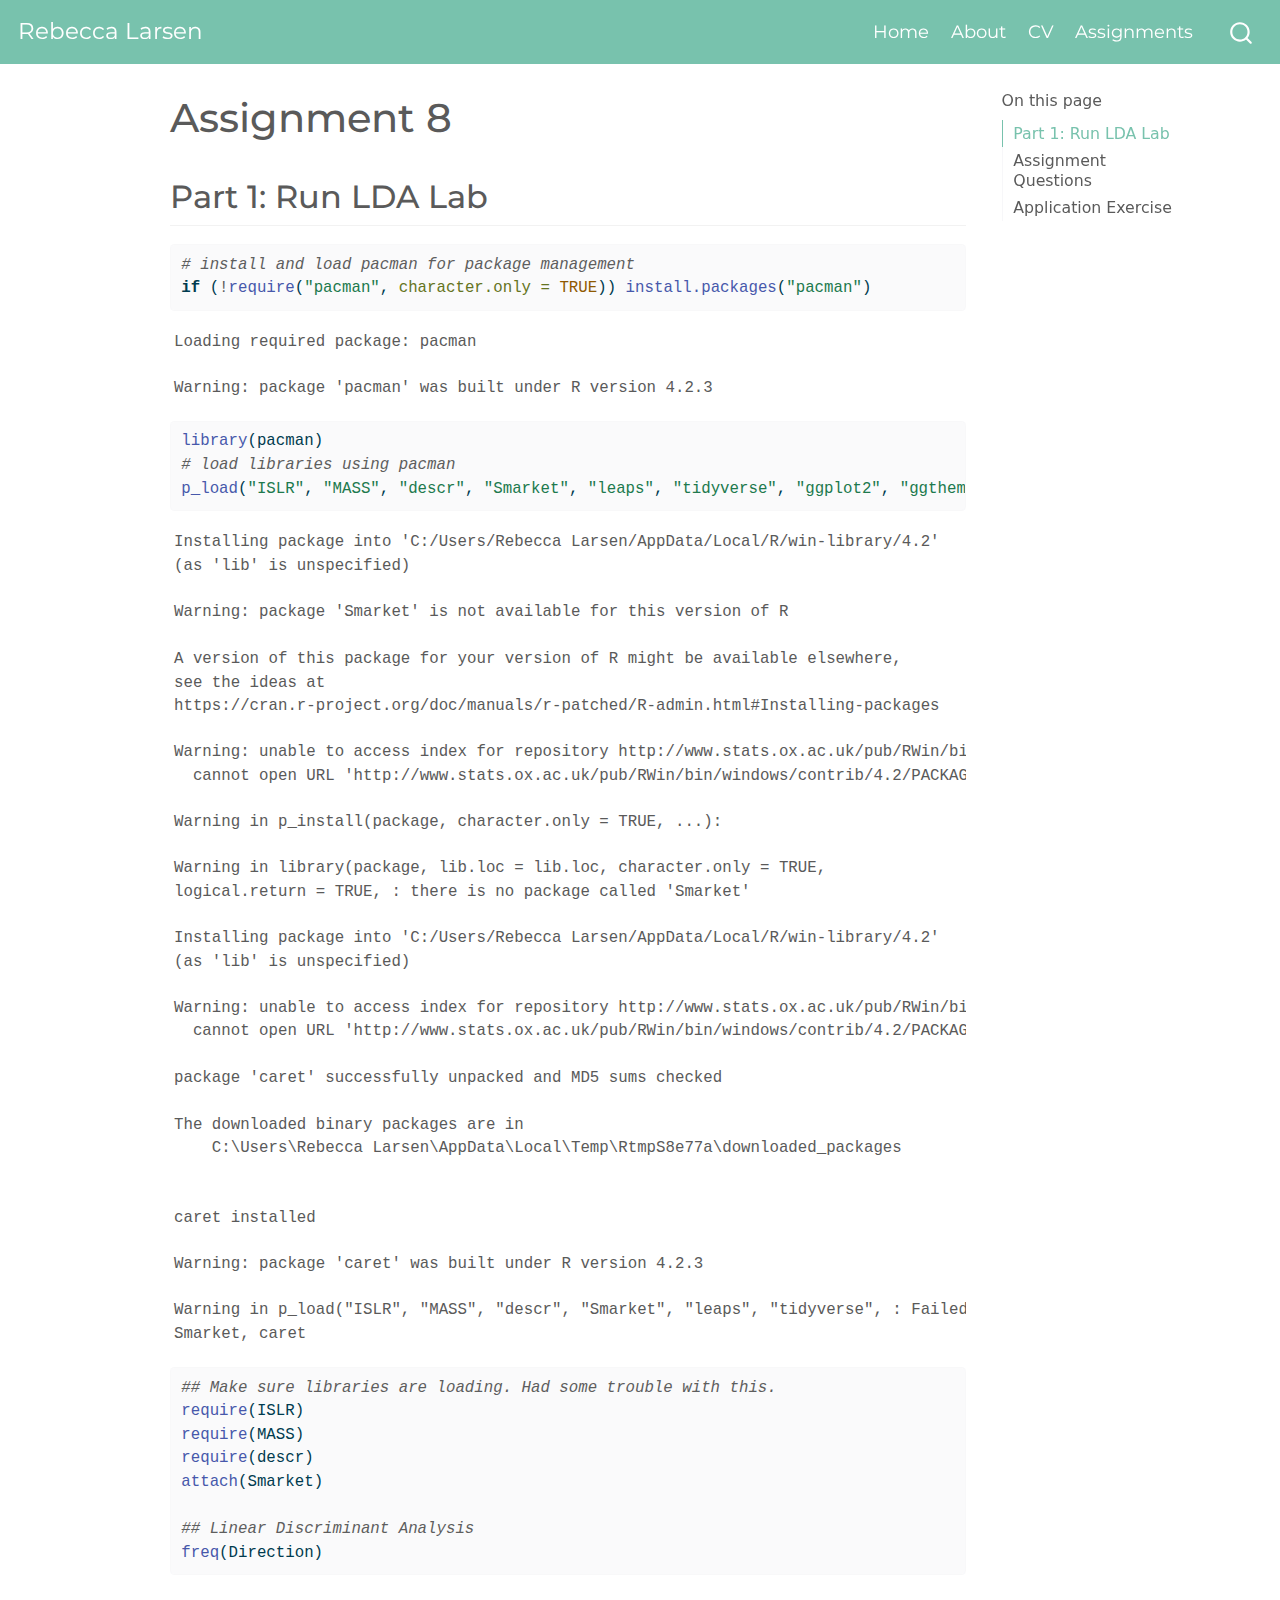
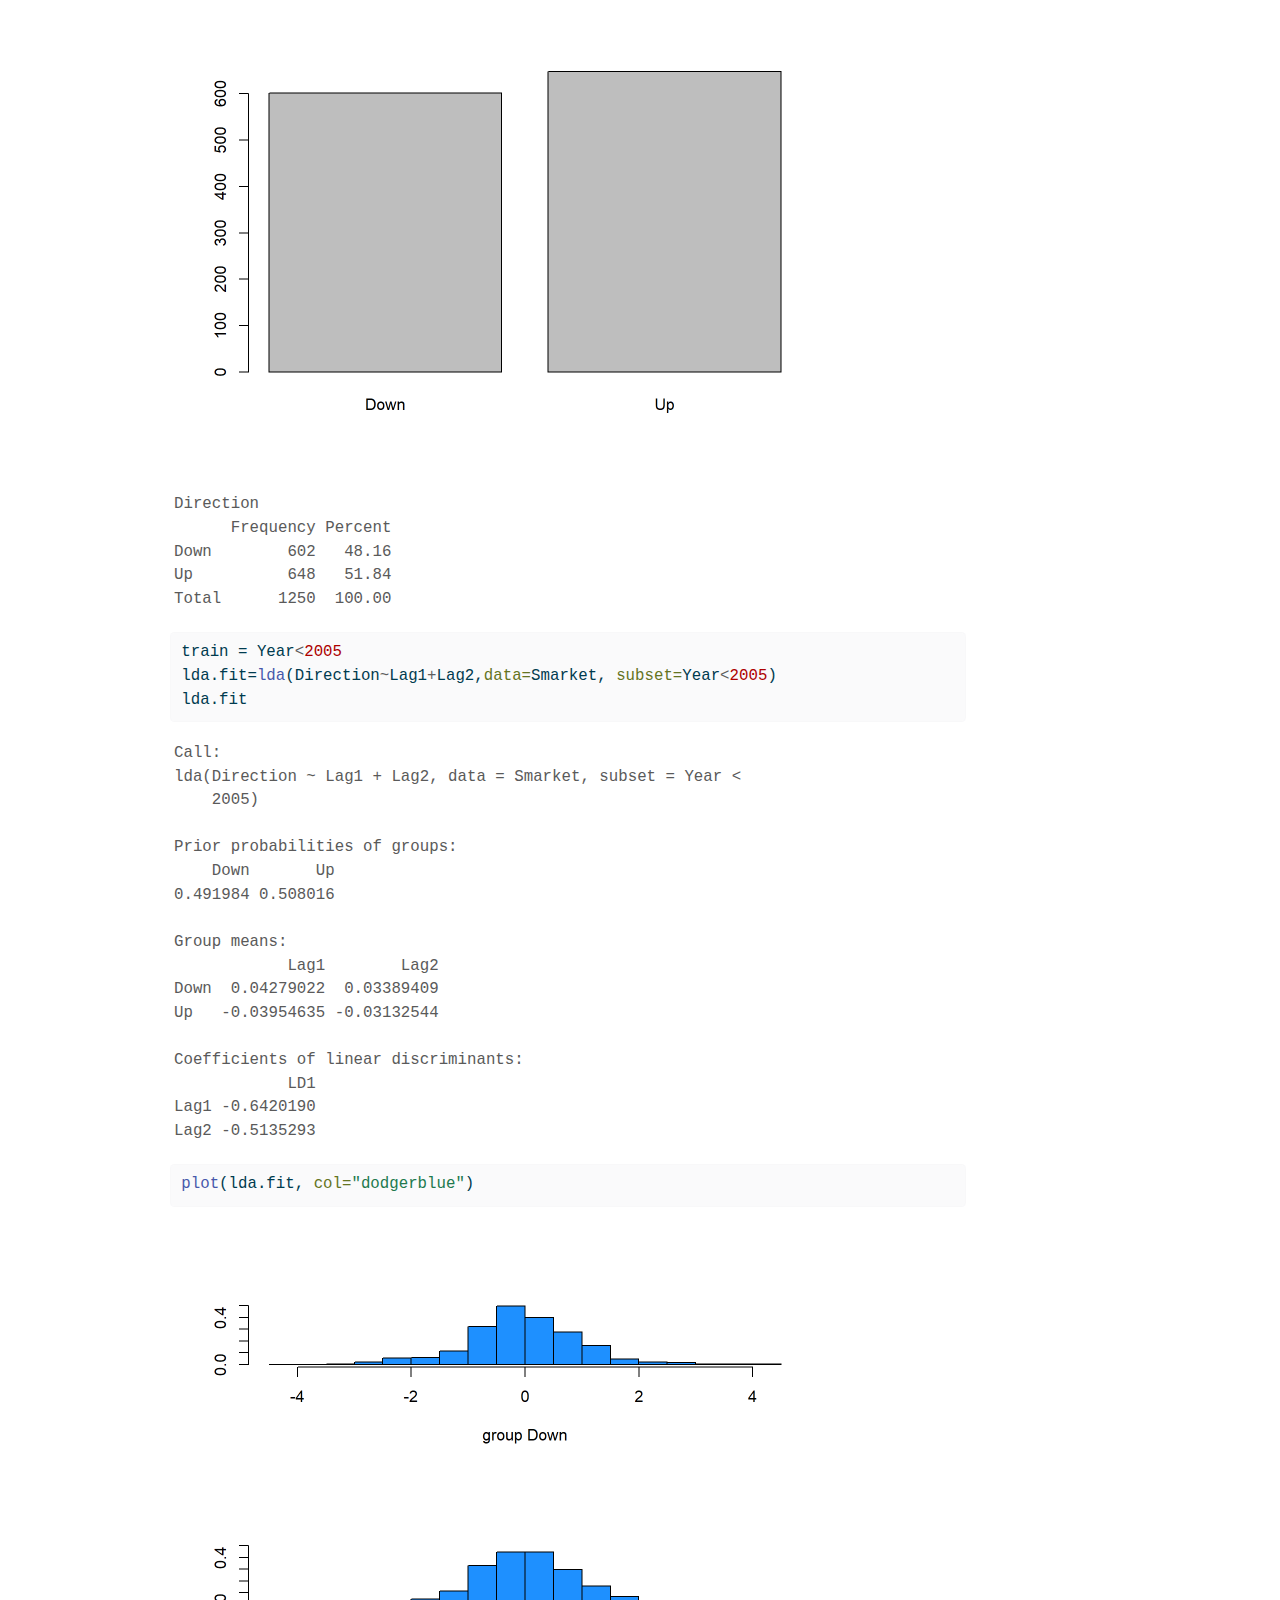
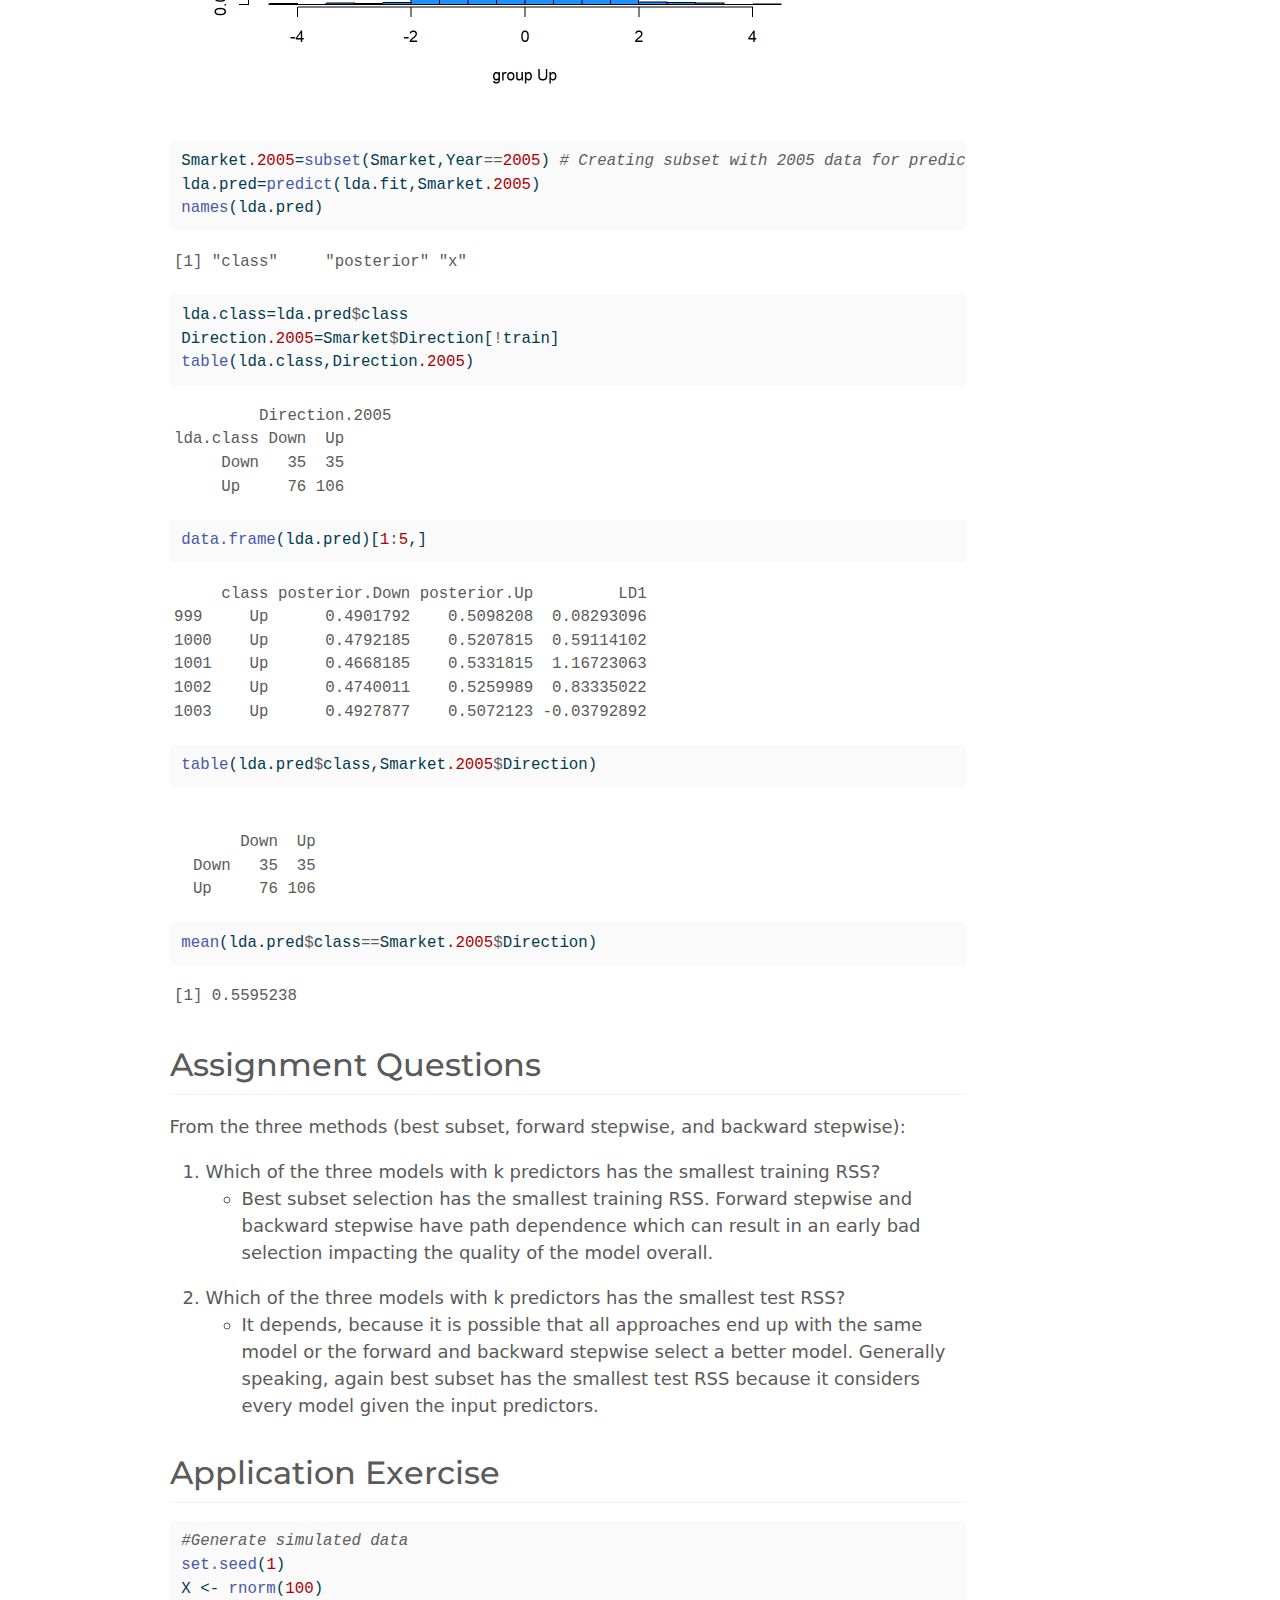
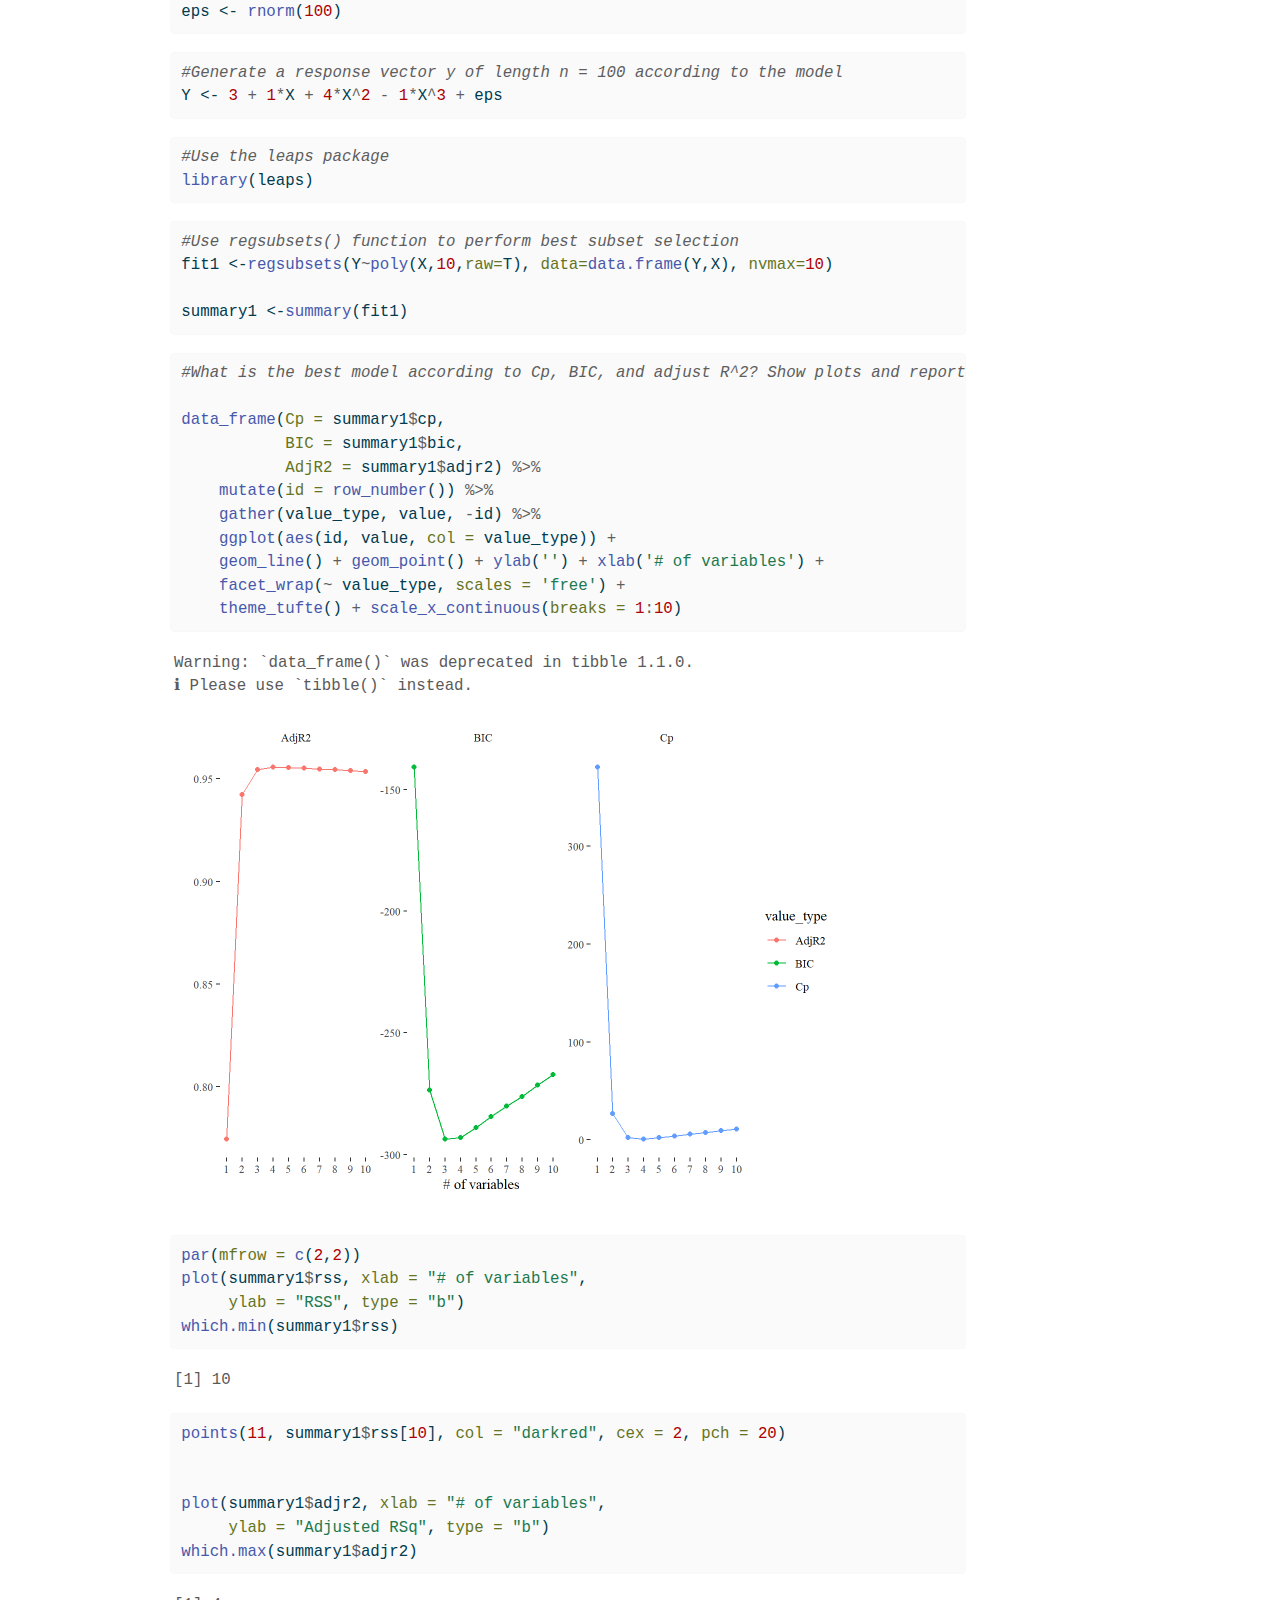
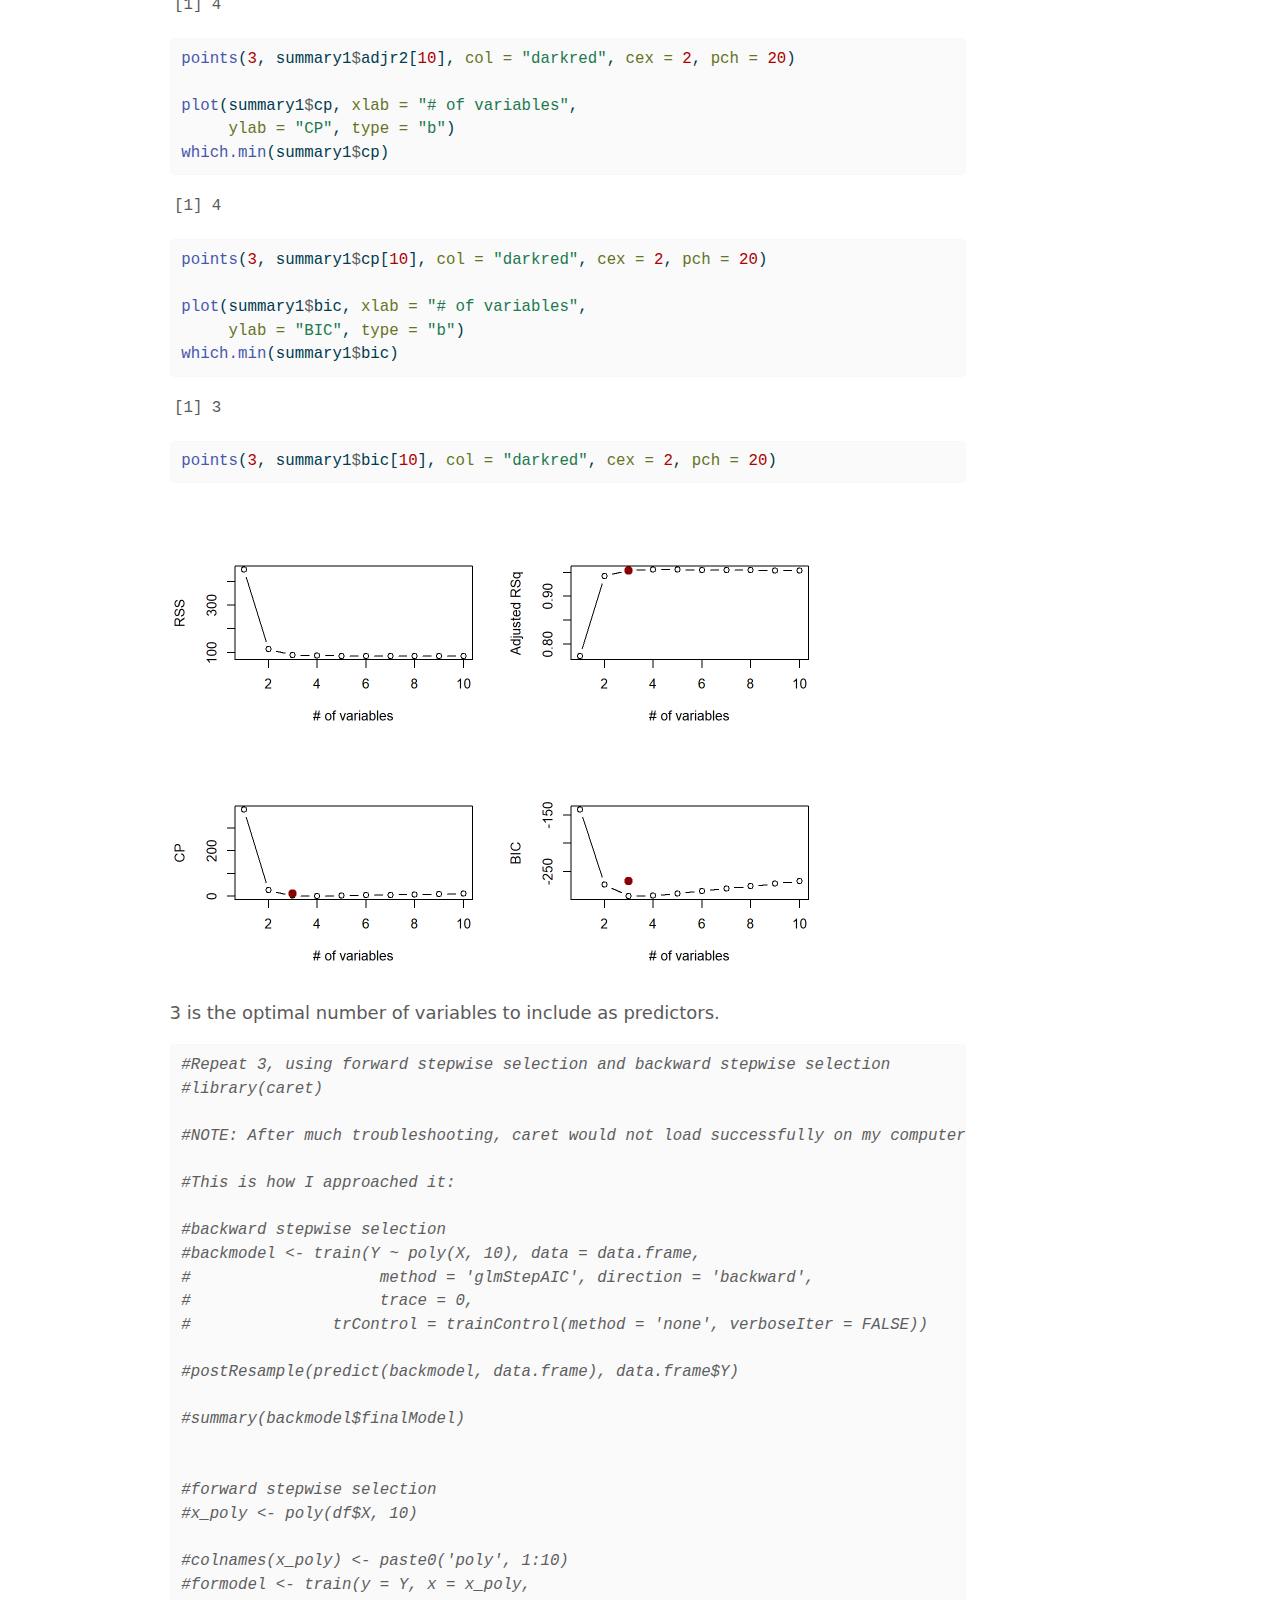
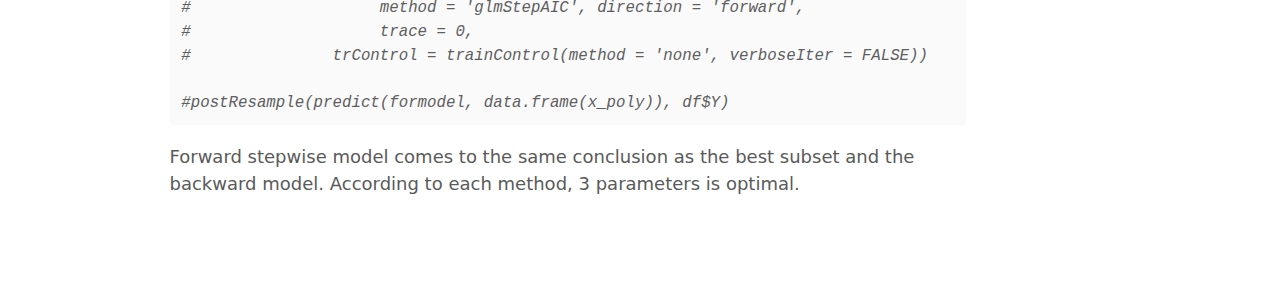
<file: docs/docs/Assignment8.html>
<!DOCTYPE html>
<html xmlns="http://www.w3.org/1999/xhtml" lang="en" xml:lang="en"><head>

<meta charset="utf-8">
<meta name="generator" content="quarto-1.2.335">

<meta name="viewport" content="width=device-width, initial-scale=1.0, user-scalable=yes">


<title>Rebecca Larsen - Assignment 8</title>
<style>
code{white-space: pre-wrap;}
span.smallcaps{font-variant: small-caps;}
div.columns{display: flex; gap: min(4vw, 1.5em);}
div.column{flex: auto; overflow-x: auto;}
div.hanging-indent{margin-left: 1.5em; text-indent: -1.5em;}
ul.task-list{list-style: none;}
ul.task-list li input[type="checkbox"] {
  width: 0.8em;
  margin: 0 0.8em 0.2em -1.6em;
  vertical-align: middle;
}
pre > code.sourceCode { white-space: pre; position: relative; }
pre > code.sourceCode > span { display: inline-block; line-height: 1.25; }
pre > code.sourceCode > span:empty { height: 1.2em; }
.sourceCode { overflow: visible; }
code.sourceCode > span { color: inherit; text-decoration: inherit; }
div.sourceCode { margin: 1em 0; }
pre.sourceCode { margin: 0; }
@media screen {
div.sourceCode { overflow: auto; }
}
@media print {
pre > code.sourceCode { white-space: pre-wrap; }
pre > code.sourceCode > span { text-indent: -5em; padding-left: 5em; }
}
pre.numberSource code
  { counter-reset: source-line 0; }
pre.numberSource code > span
  { position: relative; left: -4em; counter-increment: source-line; }
pre.numberSource code > span > a:first-child::before
  { content: counter(source-line);
    position: relative; left: -1em; text-align: right; vertical-align: baseline;
    border: none; display: inline-block;
    -webkit-touch-callout: none; -webkit-user-select: none;
    -khtml-user-select: none; -moz-user-select: none;
    -ms-user-select: none; user-select: none;
    padding: 0 4px; width: 4em;
    color: #aaaaaa;
  }
pre.numberSource { margin-left: 3em; border-left: 1px solid #aaaaaa;  padding-left: 4px; }
div.sourceCode
  {   }
@media screen {
pre > code.sourceCode > span > a:first-child::before { text-decoration: underline; }
}
code span.al { color: #ff0000; font-weight: bold; } /* Alert */
code span.an { color: #60a0b0; font-weight: bold; font-style: italic; } /* Annotation */
code span.at { color: #7d9029; } /* Attribute */
code span.bn { color: #40a070; } /* BaseN */
code span.bu { color: #008000; } /* BuiltIn */
code span.cf { color: #007020; font-weight: bold; } /* ControlFlow */
code span.ch { color: #4070a0; } /* Char */
code span.cn { color: #880000; } /* Constant */
code span.co { color: #60a0b0; font-style: italic; } /* Comment */
code span.cv { color: #60a0b0; font-weight: bold; font-style: italic; } /* CommentVar */
code span.do { color: #ba2121; font-style: italic; } /* Documentation */
code span.dt { color: #902000; } /* DataType */
code span.dv { color: #40a070; } /* DecVal */
code span.er { color: #ff0000; font-weight: bold; } /* Error */
code span.ex { } /* Extension */
code span.fl { color: #40a070; } /* Float */
code span.fu { color: #06287e; } /* Function */
code span.im { color: #008000; font-weight: bold; } /* Import */
code span.in { color: #60a0b0; font-weight: bold; font-style: italic; } /* Information */
code span.kw { color: #007020; font-weight: bold; } /* Keyword */
code span.op { color: #666666; } /* Operator */
code span.ot { color: #007020; } /* Other */
code span.pp { color: #bc7a00; } /* Preprocessor */
code span.sc { color: #4070a0; } /* SpecialChar */
code span.ss { color: #bb6688; } /* SpecialString */
code span.st { color: #4070a0; } /* String */
code span.va { color: #19177c; } /* Variable */
code span.vs { color: #4070a0; } /* VerbatimString */
code span.wa { color: #60a0b0; font-weight: bold; font-style: italic; } /* Warning */
</style>


<script src="../site_libs/quarto-nav/quarto-nav.js"></script>
<script src="../site_libs/quarto-nav/headroom.min.js"></script>
<script src="../site_libs/clipboard/clipboard.min.js"></script>
<script src="../site_libs/quarto-search/autocomplete.umd.js"></script>
<script src="../site_libs/quarto-search/fuse.min.js"></script>
<script src="../site_libs/quarto-search/quarto-search.js"></script>
<meta name="quarto:offset" content="../">
<script src="../site_libs/quarto-html/quarto.js"></script>
<script src="../site_libs/quarto-html/popper.min.js"></script>
<script src="../site_libs/quarto-html/tippy.umd.min.js"></script>
<script src="../site_libs/quarto-html/anchor.min.js"></script>
<link href="../site_libs/quarto-html/tippy.css" rel="stylesheet">
<link href="../site_libs/quarto-html/quarto-syntax-highlighting.css" rel="stylesheet" id="quarto-text-highlighting-styles">
<script src="../site_libs/bootstrap/bootstrap.min.js"></script>
<link href="../site_libs/bootstrap/bootstrap-icons.css" rel="stylesheet">
<link href="../site_libs/bootstrap/bootstrap.min.css" rel="stylesheet" id="quarto-bootstrap" data-mode="light">
<script id="quarto-search-options" type="application/json">{
  "location": "navbar",
  "copy-button": false,
  "collapse-after": 3,
  "panel-placement": "end",
  "type": "overlay",
  "limit": 20,
  "language": {
    "search-no-results-text": "No results",
    "search-matching-documents-text": "matching documents",
    "search-copy-link-title": "Copy link to search",
    "search-hide-matches-text": "Hide additional matches",
    "search-more-match-text": "more match in this document",
    "search-more-matches-text": "more matches in this document",
    "search-clear-button-title": "Clear",
    "search-detached-cancel-button-title": "Cancel",
    "search-submit-button-title": "Submit"
  }
}</script>


<link rel="stylesheet" href="../styles.css">
</head>

<body class="nav-fixed">

<div id="quarto-search-results"></div>
  <header id="quarto-header" class="headroom fixed-top">
    <nav class="navbar navbar-expand-lg navbar-dark ">
      <div class="navbar-container container-fluid">
      <div class="navbar-brand-container">
    <a class="navbar-brand" href="../index.html">
    <span class="navbar-title">Rebecca Larsen</span>
    </a>
  </div>
          <button class="navbar-toggler" type="button" data-bs-toggle="collapse" data-bs-target="#navbarCollapse" aria-controls="navbarCollapse" aria-expanded="false" aria-label="Toggle navigation" onclick="if (window.quartoToggleHeadroom) { window.quartoToggleHeadroom(); }">
  <span class="navbar-toggler-icon"></span>
</button>
          <div class="collapse navbar-collapse" id="navbarCollapse">
            <ul class="navbar-nav navbar-nav-scroll ms-auto">
  <li class="nav-item">
    <a class="nav-link" href="../index.html">
 <span class="menu-text">Home</span></a>
  </li>  
  <li class="nav-item">
    <a class="nav-link" href="../about.html">
 <span class="menu-text">About</span></a>
  </li>  
  <li class="nav-item">
    <a class="nav-link" href="../CV.pdf">
 <span class="menu-text">CV</span></a>
  </li>  
  <li class="nav-item">
    <a class="nav-link" href="../assignments.html">
 <span class="menu-text">Assignments</span></a>
  </li>  
</ul>
              <div id="quarto-search" class="" title="Search"></div>
          </div> <!-- /navcollapse -->
      </div> <!-- /container-fluid -->
    </nav>
</header>
<!-- content -->
<div id="quarto-content" class="quarto-container page-columns page-rows-contents page-layout-article page-navbar">
<!-- sidebar -->
<!-- margin-sidebar -->
    <div id="quarto-margin-sidebar" class="sidebar margin-sidebar">
        <nav id="TOC" role="doc-toc" class="toc-active">
    <h2 id="toc-title">On this page</h2>
   
  <ul>
  <li><a href="#part-1-run-lda-lab" id="toc-part-1-run-lda-lab" class="nav-link active" data-scroll-target="#part-1-run-lda-lab">Part 1: Run LDA Lab</a></li>
  <li><a href="#assignment-questions" id="toc-assignment-questions" class="nav-link" data-scroll-target="#assignment-questions">Assignment Questions</a></li>
  <li><a href="#application-exercise" id="toc-application-exercise" class="nav-link" data-scroll-target="#application-exercise">Application Exercise</a></li>
  </ul>
</nav>
    </div>
<!-- main -->
<main class="content" id="quarto-document-content">

<header id="title-block-header" class="quarto-title-block default">
<div class="quarto-title">
<h1 class="title">Assignment 8</h1>
</div>



<div class="quarto-title-meta">

    
  
    
  </div>
  

</header>

<section id="part-1-run-lda-lab" class="level2">
<h2 class="anchored" data-anchor-id="part-1-run-lda-lab">Part 1: Run LDA Lab</h2>
<div class="cell">
<div class="sourceCode cell-code" id="cb1"><pre class="sourceCode r code-with-copy"><code class="sourceCode r"><span id="cb1-1"><a href="#cb1-1" aria-hidden="true" tabindex="-1"></a><span class="co"># install and load pacman for package management</span></span>
<span id="cb1-2"><a href="#cb1-2" aria-hidden="true" tabindex="-1"></a><span class="cf">if</span> (<span class="sc">!</span><span class="fu">require</span>(<span class="st">"pacman"</span>, <span class="at">character.only =</span> <span class="cn">TRUE</span>)) <span class="fu">install.packages</span>(<span class="st">"pacman"</span>)</span></code><button title="Copy to Clipboard" class="code-copy-button"><i class="bi"></i></button></pre></div>
<div class="cell-output cell-output-stderr">
<pre><code>Loading required package: pacman</code></pre>
</div>
<div class="cell-output cell-output-stderr">
<pre><code>Warning: package 'pacman' was built under R version 4.2.3</code></pre>
</div>
<div class="sourceCode cell-code" id="cb4"><pre class="sourceCode r code-with-copy"><code class="sourceCode r"><span id="cb4-1"><a href="#cb4-1" aria-hidden="true" tabindex="-1"></a><span class="fu">library</span>(pacman)</span>
<span id="cb4-2"><a href="#cb4-2" aria-hidden="true" tabindex="-1"></a><span class="co"># load libraries using pacman</span></span>
<span id="cb4-3"><a href="#cb4-3" aria-hidden="true" tabindex="-1"></a><span class="fu">p_load</span>(<span class="st">"ISLR"</span>, <span class="st">"MASS"</span>, <span class="st">"descr"</span>, <span class="st">"Smarket"</span>, <span class="st">"leaps"</span>, <span class="st">"tidyverse"</span>, <span class="st">"ggplot2"</span>, <span class="st">"ggthemes"</span>, <span class="st">"caret"</span>, <span class="st">"BiocManager"</span>)</span></code><button title="Copy to Clipboard" class="code-copy-button"><i class="bi"></i></button></pre></div>
<div class="cell-output cell-output-stderr">
<pre><code>Installing package into 'C:/Users/Rebecca Larsen/AppData/Local/R/win-library/4.2'
(as 'lib' is unspecified)</code></pre>
</div>
<div class="cell-output cell-output-stderr">
<pre><code>Warning: package 'Smarket' is not available for this version of R

A version of this package for your version of R might be available elsewhere,
see the ideas at
https://cran.r-project.org/doc/manuals/r-patched/R-admin.html#Installing-packages</code></pre>
</div>
<div class="cell-output cell-output-stderr">
<pre><code>Warning: unable to access index for repository http://www.stats.ox.ac.uk/pub/RWin/bin/windows/contrib/4.2:
  cannot open URL 'http://www.stats.ox.ac.uk/pub/RWin/bin/windows/contrib/4.2/PACKAGES'</code></pre>
</div>
<div class="cell-output cell-output-stderr">
<pre><code>Warning in p_install(package, character.only = TRUE, ...):</code></pre>
</div>
<div class="cell-output cell-output-stderr">
<pre><code>Warning in library(package, lib.loc = lib.loc, character.only = TRUE,
logical.return = TRUE, : there is no package called 'Smarket'</code></pre>
</div>
<div class="cell-output cell-output-stderr">
<pre><code>Installing package into 'C:/Users/Rebecca Larsen/AppData/Local/R/win-library/4.2'
(as 'lib' is unspecified)</code></pre>
</div>
<div class="cell-output cell-output-stderr">
<pre><code>Warning: unable to access index for repository http://www.stats.ox.ac.uk/pub/RWin/bin/windows/contrib/4.2:
  cannot open URL 'http://www.stats.ox.ac.uk/pub/RWin/bin/windows/contrib/4.2/PACKAGES'</code></pre>
</div>
<div class="cell-output cell-output-stdout">
<pre><code>package 'caret' successfully unpacked and MD5 sums checked

The downloaded binary packages are in
    C:\Users\Rebecca Larsen\AppData\Local\Temp\RtmpS8e77a\downloaded_packages</code></pre>
</div>
<div class="cell-output cell-output-stderr">
<pre><code>
caret installed</code></pre>
</div>
<div class="cell-output cell-output-stderr">
<pre><code>Warning: package 'caret' was built under R version 4.2.3</code></pre>
</div>
<div class="cell-output cell-output-stderr">
<pre><code>Warning in p_load("ISLR", "MASS", "descr", "Smarket", "leaps", "tidyverse", : Failed to install/load:
Smarket, caret</code></pre>
</div>
</div>
<div class="cell">
<div class="sourceCode cell-code" id="cb16"><pre class="sourceCode r code-with-copy"><code class="sourceCode r"><span id="cb16-1"><a href="#cb16-1" aria-hidden="true" tabindex="-1"></a><span class="do">## Make sure libraries are loading. Had some trouble with this. </span></span>
<span id="cb16-2"><a href="#cb16-2" aria-hidden="true" tabindex="-1"></a><span class="fu">require</span>(ISLR)</span>
<span id="cb16-3"><a href="#cb16-3" aria-hidden="true" tabindex="-1"></a><span class="fu">require</span>(MASS)</span>
<span id="cb16-4"><a href="#cb16-4" aria-hidden="true" tabindex="-1"></a><span class="fu">require</span>(descr)</span>
<span id="cb16-5"><a href="#cb16-5" aria-hidden="true" tabindex="-1"></a><span class="fu">attach</span>(Smarket)</span>
<span id="cb16-6"><a href="#cb16-6" aria-hidden="true" tabindex="-1"></a></span>
<span id="cb16-7"><a href="#cb16-7" aria-hidden="true" tabindex="-1"></a><span class="do">## Linear Discriminant Analysis</span></span>
<span id="cb16-8"><a href="#cb16-8" aria-hidden="true" tabindex="-1"></a><span class="fu">freq</span>(Direction)</span></code><button title="Copy to Clipboard" class="code-copy-button"><i class="bi"></i></button></pre></div>
<div class="cell-output-display">
<p><img src="Assignment8_files/figure-html/unnamed-chunk-2-1.png" class="img-fluid" width="672"></p>
</div>
<div class="cell-output cell-output-stdout">
<pre><code>Direction 
      Frequency Percent
Down        602   48.16
Up          648   51.84
Total      1250  100.00</code></pre>
</div>
<div class="sourceCode cell-code" id="cb18"><pre class="sourceCode r code-with-copy"><code class="sourceCode r"><span id="cb18-1"><a href="#cb18-1" aria-hidden="true" tabindex="-1"></a>train <span class="ot">=</span> Year<span class="sc">&lt;</span><span class="dv">2005</span></span>
<span id="cb18-2"><a href="#cb18-2" aria-hidden="true" tabindex="-1"></a>lda.fit<span class="ot">=</span><span class="fu">lda</span>(Direction<span class="sc">~</span>Lag1<span class="sc">+</span>Lag2,<span class="at">data=</span>Smarket, <span class="at">subset=</span>Year<span class="sc">&lt;</span><span class="dv">2005</span>)</span>
<span id="cb18-3"><a href="#cb18-3" aria-hidden="true" tabindex="-1"></a>lda.fit</span></code><button title="Copy to Clipboard" class="code-copy-button"><i class="bi"></i></button></pre></div>
<div class="cell-output cell-output-stdout">
<pre><code>Call:
lda(Direction ~ Lag1 + Lag2, data = Smarket, subset = Year &lt; 
    2005)

Prior probabilities of groups:
    Down       Up 
0.491984 0.508016 

Group means:
            Lag1        Lag2
Down  0.04279022  0.03389409
Up   -0.03954635 -0.03132544

Coefficients of linear discriminants:
            LD1
Lag1 -0.6420190
Lag2 -0.5135293</code></pre>
</div>
<div class="sourceCode cell-code" id="cb20"><pre class="sourceCode r code-with-copy"><code class="sourceCode r"><span id="cb20-1"><a href="#cb20-1" aria-hidden="true" tabindex="-1"></a><span class="fu">plot</span>(lda.fit, <span class="at">col=</span><span class="st">"dodgerblue"</span>)</span></code><button title="Copy to Clipboard" class="code-copy-button"><i class="bi"></i></button></pre></div>
<div class="cell-output-display">
<p><img src="Assignment8_files/figure-html/unnamed-chunk-2-2.png" class="img-fluid" width="672"></p>
</div>
<div class="sourceCode cell-code" id="cb21"><pre class="sourceCode r code-with-copy"><code class="sourceCode r"><span id="cb21-1"><a href="#cb21-1" aria-hidden="true" tabindex="-1"></a>Smarket<span class="fl">.2005</span><span class="ot">=</span><span class="fu">subset</span>(Smarket,Year<span class="sc">==</span><span class="dv">2005</span>) <span class="co"># Creating subset with 2005 data for prediction</span></span>
<span id="cb21-2"><a href="#cb21-2" aria-hidden="true" tabindex="-1"></a>lda.pred<span class="ot">=</span><span class="fu">predict</span>(lda.fit,Smarket<span class="fl">.2005</span>)</span>
<span id="cb21-3"><a href="#cb21-3" aria-hidden="true" tabindex="-1"></a><span class="fu">names</span>(lda.pred)</span></code><button title="Copy to Clipboard" class="code-copy-button"><i class="bi"></i></button></pre></div>
<div class="cell-output cell-output-stdout">
<pre><code>[1] "class"     "posterior" "x"        </code></pre>
</div>
<div class="sourceCode cell-code" id="cb23"><pre class="sourceCode r code-with-copy"><code class="sourceCode r"><span id="cb23-1"><a href="#cb23-1" aria-hidden="true" tabindex="-1"></a>lda.class<span class="ot">=</span>lda.pred<span class="sc">$</span>class</span>
<span id="cb23-2"><a href="#cb23-2" aria-hidden="true" tabindex="-1"></a>Direction<span class="fl">.2005</span><span class="ot">=</span>Smarket<span class="sc">$</span>Direction[<span class="sc">!</span>train] </span>
<span id="cb23-3"><a href="#cb23-3" aria-hidden="true" tabindex="-1"></a><span class="fu">table</span>(lda.class,Direction<span class="fl">.2005</span>) </span></code><button title="Copy to Clipboard" class="code-copy-button"><i class="bi"></i></button></pre></div>
<div class="cell-output cell-output-stdout">
<pre><code>         Direction.2005
lda.class Down  Up
     Down   35  35
     Up     76 106</code></pre>
</div>
<div class="sourceCode cell-code" id="cb25"><pre class="sourceCode r code-with-copy"><code class="sourceCode r"><span id="cb25-1"><a href="#cb25-1" aria-hidden="true" tabindex="-1"></a><span class="fu">data.frame</span>(lda.pred)[<span class="dv">1</span><span class="sc">:</span><span class="dv">5</span>,]</span></code><button title="Copy to Clipboard" class="code-copy-button"><i class="bi"></i></button></pre></div>
<div class="cell-output cell-output-stdout">
<pre><code>     class posterior.Down posterior.Up         LD1
999     Up      0.4901792    0.5098208  0.08293096
1000    Up      0.4792185    0.5207815  0.59114102
1001    Up      0.4668185    0.5331815  1.16723063
1002    Up      0.4740011    0.5259989  0.83335022
1003    Up      0.4927877    0.5072123 -0.03792892</code></pre>
</div>
<div class="sourceCode cell-code" id="cb27"><pre class="sourceCode r code-with-copy"><code class="sourceCode r"><span id="cb27-1"><a href="#cb27-1" aria-hidden="true" tabindex="-1"></a><span class="fu">table</span>(lda.pred<span class="sc">$</span>class,Smarket<span class="fl">.2005</span><span class="sc">$</span>Direction)</span></code><button title="Copy to Clipboard" class="code-copy-button"><i class="bi"></i></button></pre></div>
<div class="cell-output cell-output-stdout">
<pre><code>      
       Down  Up
  Down   35  35
  Up     76 106</code></pre>
</div>
<div class="sourceCode cell-code" id="cb29"><pre class="sourceCode r code-with-copy"><code class="sourceCode r"><span id="cb29-1"><a href="#cb29-1" aria-hidden="true" tabindex="-1"></a><span class="fu">mean</span>(lda.pred<span class="sc">$</span>class<span class="sc">==</span>Smarket<span class="fl">.2005</span><span class="sc">$</span>Direction)</span></code><button title="Copy to Clipboard" class="code-copy-button"><i class="bi"></i></button></pre></div>
<div class="cell-output cell-output-stdout">
<pre><code>[1] 0.5595238</code></pre>
</div>
</div>
</section>
<section id="assignment-questions" class="level2">
<h2 class="anchored" data-anchor-id="assignment-questions">Assignment Questions</h2>
<p>From the three methods (best subset, forward stepwise, and backward stepwise):</p>
<ol type="1">
<li>Which of the three models with k predictors has the smallest training RSS?
<ul>
<li>Best subset selection has the smallest training RSS. Forward stepwise and backward stepwise have path dependence which can result in an early bad selection impacting the quality of the model overall.</li>
</ul></li>
<li>Which of the three models with k predictors has the smallest test RSS?
<ul>
<li>It depends, because it is possible that all approaches end up with the same model or the forward and backward stepwise select a better model. Generally speaking, again best subset has the smallest test RSS because it considers every model given the input predictors.</li>
</ul></li>
</ol>
</section>
<section id="application-exercise" class="level2">
<h2 class="anchored" data-anchor-id="application-exercise">Application Exercise</h2>
<div class="cell">
<div class="sourceCode cell-code" id="cb31"><pre class="sourceCode r code-with-copy"><code class="sourceCode r"><span id="cb31-1"><a href="#cb31-1" aria-hidden="true" tabindex="-1"></a><span class="co">#Generate simulated data </span></span>
<span id="cb31-2"><a href="#cb31-2" aria-hidden="true" tabindex="-1"></a><span class="fu">set.seed</span>(<span class="dv">1</span>)</span>
<span id="cb31-3"><a href="#cb31-3" aria-hidden="true" tabindex="-1"></a>X <span class="ot">&lt;-</span> <span class="fu">rnorm</span>(<span class="dv">100</span>)</span>
<span id="cb31-4"><a href="#cb31-4" aria-hidden="true" tabindex="-1"></a>eps <span class="ot">&lt;-</span> <span class="fu">rnorm</span>(<span class="dv">100</span>)</span></code><button title="Copy to Clipboard" class="code-copy-button"><i class="bi"></i></button></pre></div>
</div>
<div class="cell">
<div class="sourceCode cell-code" id="cb32"><pre class="sourceCode r code-with-copy"><code class="sourceCode r"><span id="cb32-1"><a href="#cb32-1" aria-hidden="true" tabindex="-1"></a><span class="co">#Generate a response vector y of length n = 100 according to the model</span></span>
<span id="cb32-2"><a href="#cb32-2" aria-hidden="true" tabindex="-1"></a>Y <span class="ot">&lt;-</span> <span class="dv">3</span> <span class="sc">+</span> <span class="dv">1</span><span class="sc">*</span>X <span class="sc">+</span> <span class="dv">4</span><span class="sc">*</span>X<span class="sc">^</span><span class="dv">2</span> <span class="sc">-</span> <span class="dv">1</span><span class="sc">*</span>X<span class="sc">^</span><span class="dv">3</span> <span class="sc">+</span> eps</span></code><button title="Copy to Clipboard" class="code-copy-button"><i class="bi"></i></button></pre></div>
</div>
<div class="cell">
<div class="sourceCode cell-code" id="cb33"><pre class="sourceCode r code-with-copy"><code class="sourceCode r"><span id="cb33-1"><a href="#cb33-1" aria-hidden="true" tabindex="-1"></a><span class="co">#Use the leaps package </span></span>
<span id="cb33-2"><a href="#cb33-2" aria-hidden="true" tabindex="-1"></a><span class="fu">library</span>(leaps)</span></code><button title="Copy to Clipboard" class="code-copy-button"><i class="bi"></i></button></pre></div>
</div>
<div class="cell">
<div class="sourceCode cell-code" id="cb34"><pre class="sourceCode r code-with-copy"><code class="sourceCode r"><span id="cb34-1"><a href="#cb34-1" aria-hidden="true" tabindex="-1"></a><span class="co">#Use regsubsets() function to perform best subset selection</span></span>
<span id="cb34-2"><a href="#cb34-2" aria-hidden="true" tabindex="-1"></a>fit1 <span class="ot">&lt;-</span><span class="fu">regsubsets</span>(Y<span class="sc">~</span><span class="fu">poly</span>(X,<span class="dv">10</span>,<span class="at">raw=</span>T), <span class="at">data=</span><span class="fu">data.frame</span>(Y,X), <span class="at">nvmax=</span><span class="dv">10</span>)</span>
<span id="cb34-3"><a href="#cb34-3" aria-hidden="true" tabindex="-1"></a></span>
<span id="cb34-4"><a href="#cb34-4" aria-hidden="true" tabindex="-1"></a>summary1 <span class="ot">&lt;-</span><span class="fu">summary</span>(fit1)</span></code><button title="Copy to Clipboard" class="code-copy-button"><i class="bi"></i></button></pre></div>
</div>
<div class="cell">
<div class="sourceCode cell-code" id="cb35"><pre class="sourceCode r code-with-copy"><code class="sourceCode r"><span id="cb35-1"><a href="#cb35-1" aria-hidden="true" tabindex="-1"></a><span class="co">#What is the best model according to Cp, BIC, and adjust R^2? Show plots and report coefficients. </span></span>
<span id="cb35-2"><a href="#cb35-2" aria-hidden="true" tabindex="-1"></a></span>
<span id="cb35-3"><a href="#cb35-3" aria-hidden="true" tabindex="-1"></a><span class="fu">data_frame</span>(<span class="at">Cp =</span> summary1<span class="sc">$</span>cp,</span>
<span id="cb35-4"><a href="#cb35-4" aria-hidden="true" tabindex="-1"></a>           <span class="at">BIC =</span> summary1<span class="sc">$</span>bic,</span>
<span id="cb35-5"><a href="#cb35-5" aria-hidden="true" tabindex="-1"></a>           <span class="at">AdjR2 =</span> summary1<span class="sc">$</span>adjr2) <span class="sc">%&gt;%</span></span>
<span id="cb35-6"><a href="#cb35-6" aria-hidden="true" tabindex="-1"></a>    <span class="fu">mutate</span>(<span class="at">id =</span> <span class="fu">row_number</span>()) <span class="sc">%&gt;%</span></span>
<span id="cb35-7"><a href="#cb35-7" aria-hidden="true" tabindex="-1"></a>    <span class="fu">gather</span>(value_type, value, <span class="sc">-</span>id) <span class="sc">%&gt;%</span></span>
<span id="cb35-8"><a href="#cb35-8" aria-hidden="true" tabindex="-1"></a>    <span class="fu">ggplot</span>(<span class="fu">aes</span>(id, value, <span class="at">col =</span> value_type)) <span class="sc">+</span></span>
<span id="cb35-9"><a href="#cb35-9" aria-hidden="true" tabindex="-1"></a>    <span class="fu">geom_line</span>() <span class="sc">+</span> <span class="fu">geom_point</span>() <span class="sc">+</span> <span class="fu">ylab</span>(<span class="st">''</span>) <span class="sc">+</span> <span class="fu">xlab</span>(<span class="st">'# of variables'</span>) <span class="sc">+</span></span>
<span id="cb35-10"><a href="#cb35-10" aria-hidden="true" tabindex="-1"></a>    <span class="fu">facet_wrap</span>(<span class="sc">~</span> value_type, <span class="at">scales =</span> <span class="st">'free'</span>) <span class="sc">+</span></span>
<span id="cb35-11"><a href="#cb35-11" aria-hidden="true" tabindex="-1"></a>    <span class="fu">theme_tufte</span>() <span class="sc">+</span> <span class="fu">scale_x_continuous</span>(<span class="at">breaks =</span> <span class="dv">1</span><span class="sc">:</span><span class="dv">10</span>)</span></code><button title="Copy to Clipboard" class="code-copy-button"><i class="bi"></i></button></pre></div>
<div class="cell-output cell-output-stderr">
<pre><code>Warning: `data_frame()` was deprecated in tibble 1.1.0.
ℹ Please use `tibble()` instead.</code></pre>
</div>
<div class="cell-output-display">
<p><img src="Assignment8_files/figure-html/unnamed-chunk-7-1.png" class="img-fluid" width="672"></p>
</div>
<div class="sourceCode cell-code" id="cb37"><pre class="sourceCode r code-with-copy"><code class="sourceCode r"><span id="cb37-1"><a href="#cb37-1" aria-hidden="true" tabindex="-1"></a><span class="fu">par</span>(<span class="at">mfrow =</span> <span class="fu">c</span>(<span class="dv">2</span>,<span class="dv">2</span>))</span>
<span id="cb37-2"><a href="#cb37-2" aria-hidden="true" tabindex="-1"></a><span class="fu">plot</span>(summary1<span class="sc">$</span>rss, <span class="at">xlab =</span> <span class="st">"# of variables"</span>, </span>
<span id="cb37-3"><a href="#cb37-3" aria-hidden="true" tabindex="-1"></a>     <span class="at">ylab =</span> <span class="st">"RSS"</span>, <span class="at">type =</span> <span class="st">"b"</span>)</span>
<span id="cb37-4"><a href="#cb37-4" aria-hidden="true" tabindex="-1"></a><span class="fu">which.min</span>(summary1<span class="sc">$</span>rss)</span></code><button title="Copy to Clipboard" class="code-copy-button"><i class="bi"></i></button></pre></div>
<div class="cell-output cell-output-stdout">
<pre><code>[1] 10</code></pre>
</div>
<div class="sourceCode cell-code" id="cb39"><pre class="sourceCode r code-with-copy"><code class="sourceCode r"><span id="cb39-1"><a href="#cb39-1" aria-hidden="true" tabindex="-1"></a><span class="fu">points</span>(<span class="dv">11</span>, summary1<span class="sc">$</span>rss[<span class="dv">10</span>], <span class="at">col =</span> <span class="st">"darkred"</span>, <span class="at">cex =</span> <span class="dv">2</span>, <span class="at">pch =</span> <span class="dv">20</span>)</span>
<span id="cb39-2"><a href="#cb39-2" aria-hidden="true" tabindex="-1"></a></span>
<span id="cb39-3"><a href="#cb39-3" aria-hidden="true" tabindex="-1"></a></span>
<span id="cb39-4"><a href="#cb39-4" aria-hidden="true" tabindex="-1"></a><span class="fu">plot</span>(summary1<span class="sc">$</span>adjr2, <span class="at">xlab =</span> <span class="st">"# of variables"</span>,</span>
<span id="cb39-5"><a href="#cb39-5" aria-hidden="true" tabindex="-1"></a>     <span class="at">ylab =</span> <span class="st">"Adjusted RSq"</span>, <span class="at">type =</span> <span class="st">"b"</span>)</span>
<span id="cb39-6"><a href="#cb39-6" aria-hidden="true" tabindex="-1"></a><span class="fu">which.max</span>(summary1<span class="sc">$</span>adjr2)</span></code><button title="Copy to Clipboard" class="code-copy-button"><i class="bi"></i></button></pre></div>
<div class="cell-output cell-output-stdout">
<pre><code>[1] 4</code></pre>
</div>
<div class="sourceCode cell-code" id="cb41"><pre class="sourceCode r code-with-copy"><code class="sourceCode r"><span id="cb41-1"><a href="#cb41-1" aria-hidden="true" tabindex="-1"></a><span class="fu">points</span>(<span class="dv">3</span>, summary1<span class="sc">$</span>adjr2[<span class="dv">10</span>], <span class="at">col =</span> <span class="st">"darkred"</span>, <span class="at">cex =</span> <span class="dv">2</span>, <span class="at">pch =</span> <span class="dv">20</span>)</span>
<span id="cb41-2"><a href="#cb41-2" aria-hidden="true" tabindex="-1"></a></span>
<span id="cb41-3"><a href="#cb41-3" aria-hidden="true" tabindex="-1"></a><span class="fu">plot</span>(summary1<span class="sc">$</span>cp, <span class="at">xlab =</span> <span class="st">"# of variables"</span>, </span>
<span id="cb41-4"><a href="#cb41-4" aria-hidden="true" tabindex="-1"></a>     <span class="at">ylab =</span> <span class="st">"CP"</span>, <span class="at">type =</span> <span class="st">"b"</span>)</span>
<span id="cb41-5"><a href="#cb41-5" aria-hidden="true" tabindex="-1"></a><span class="fu">which.min</span>(summary1<span class="sc">$</span>cp)</span></code><button title="Copy to Clipboard" class="code-copy-button"><i class="bi"></i></button></pre></div>
<div class="cell-output cell-output-stdout">
<pre><code>[1] 4</code></pre>
</div>
<div class="sourceCode cell-code" id="cb43"><pre class="sourceCode r code-with-copy"><code class="sourceCode r"><span id="cb43-1"><a href="#cb43-1" aria-hidden="true" tabindex="-1"></a><span class="fu">points</span>(<span class="dv">3</span>, summary1<span class="sc">$</span>cp[<span class="dv">10</span>], <span class="at">col =</span> <span class="st">"darkred"</span>, <span class="at">cex =</span> <span class="dv">2</span>, <span class="at">pch =</span> <span class="dv">20</span>)</span>
<span id="cb43-2"><a href="#cb43-2" aria-hidden="true" tabindex="-1"></a></span>
<span id="cb43-3"><a href="#cb43-3" aria-hidden="true" tabindex="-1"></a><span class="fu">plot</span>(summary1<span class="sc">$</span>bic, <span class="at">xlab =</span> <span class="st">"# of variables"</span>, </span>
<span id="cb43-4"><a href="#cb43-4" aria-hidden="true" tabindex="-1"></a>     <span class="at">ylab =</span> <span class="st">"BIC"</span>, <span class="at">type =</span> <span class="st">"b"</span>)</span>
<span id="cb43-5"><a href="#cb43-5" aria-hidden="true" tabindex="-1"></a><span class="fu">which.min</span>(summary1<span class="sc">$</span>bic)</span></code><button title="Copy to Clipboard" class="code-copy-button"><i class="bi"></i></button></pre></div>
<div class="cell-output cell-output-stdout">
<pre><code>[1] 3</code></pre>
</div>
<div class="sourceCode cell-code" id="cb45"><pre class="sourceCode r code-with-copy"><code class="sourceCode r"><span id="cb45-1"><a href="#cb45-1" aria-hidden="true" tabindex="-1"></a><span class="fu">points</span>(<span class="dv">3</span>, summary1<span class="sc">$</span>bic[<span class="dv">10</span>], <span class="at">col =</span> <span class="st">"darkred"</span>, <span class="at">cex =</span> <span class="dv">2</span>, <span class="at">pch =</span> <span class="dv">20</span>)</span></code><button title="Copy to Clipboard" class="code-copy-button"><i class="bi"></i></button></pre></div>
<div class="cell-output-display">
<p><img src="Assignment8_files/figure-html/unnamed-chunk-7-2.png" class="img-fluid" width="672"></p>
</div>
</div>
<p>3 is the optimal number of variables to include as predictors.</p>
<div class="cell">
<div class="sourceCode cell-code" id="cb46"><pre class="sourceCode r code-with-copy"><code class="sourceCode r"><span id="cb46-1"><a href="#cb46-1" aria-hidden="true" tabindex="-1"></a><span class="co">#Repeat 3, using forward stepwise selection and backward stepwise selection</span></span>
<span id="cb46-2"><a href="#cb46-2" aria-hidden="true" tabindex="-1"></a><span class="co">#library(caret)</span></span>
<span id="cb46-3"><a href="#cb46-3" aria-hidden="true" tabindex="-1"></a></span>
<span id="cb46-4"><a href="#cb46-4" aria-hidden="true" tabindex="-1"></a><span class="co">#NOTE: After much troubleshooting, caret would not load successfully on my computer. When running through posit, it did work and I was able to confirm that 3 variables is the optimal model. </span></span>
<span id="cb46-5"><a href="#cb46-5" aria-hidden="true" tabindex="-1"></a></span>
<span id="cb46-6"><a href="#cb46-6" aria-hidden="true" tabindex="-1"></a><span class="co">#This is how I approached it: </span></span>
<span id="cb46-7"><a href="#cb46-7" aria-hidden="true" tabindex="-1"></a></span>
<span id="cb46-8"><a href="#cb46-8" aria-hidden="true" tabindex="-1"></a><span class="co">#backward stepwise selection</span></span>
<span id="cb46-9"><a href="#cb46-9" aria-hidden="true" tabindex="-1"></a><span class="co">#backmodel &lt;- train(Y ~ poly(X, 10), data = data.frame, </span></span>
<span id="cb46-10"><a href="#cb46-10" aria-hidden="true" tabindex="-1"></a><span class="co">#                    method = 'glmStepAIC', direction = 'backward', </span></span>
<span id="cb46-11"><a href="#cb46-11" aria-hidden="true" tabindex="-1"></a><span class="co">#                    trace = 0,</span></span>
<span id="cb46-12"><a href="#cb46-12" aria-hidden="true" tabindex="-1"></a><span class="co">#               trControl = trainControl(method = 'none', verboseIter = FALSE))</span></span>
<span id="cb46-13"><a href="#cb46-13" aria-hidden="true" tabindex="-1"></a></span>
<span id="cb46-14"><a href="#cb46-14" aria-hidden="true" tabindex="-1"></a><span class="co">#postResample(predict(backmodel, data.frame), data.frame$Y)</span></span>
<span id="cb46-15"><a href="#cb46-15" aria-hidden="true" tabindex="-1"></a></span>
<span id="cb46-16"><a href="#cb46-16" aria-hidden="true" tabindex="-1"></a><span class="co">#summary(backmodel$finalModel)</span></span>
<span id="cb46-17"><a href="#cb46-17" aria-hidden="true" tabindex="-1"></a></span>
<span id="cb46-18"><a href="#cb46-18" aria-hidden="true" tabindex="-1"></a></span>
<span id="cb46-19"><a href="#cb46-19" aria-hidden="true" tabindex="-1"></a><span class="co">#forward stepwise selection </span></span>
<span id="cb46-20"><a href="#cb46-20" aria-hidden="true" tabindex="-1"></a><span class="co">#x_poly &lt;- poly(df$X, 10)</span></span>
<span id="cb46-21"><a href="#cb46-21" aria-hidden="true" tabindex="-1"></a></span>
<span id="cb46-22"><a href="#cb46-22" aria-hidden="true" tabindex="-1"></a><span class="co">#colnames(x_poly) &lt;- paste0('poly', 1:10)</span></span>
<span id="cb46-23"><a href="#cb46-23" aria-hidden="true" tabindex="-1"></a><span class="co">#formodel &lt;- train(y = Y, x = x_poly,</span></span>
<span id="cb46-24"><a href="#cb46-24" aria-hidden="true" tabindex="-1"></a><span class="co">#                    method = 'glmStepAIC', direction = 'forward',</span></span>
<span id="cb46-25"><a href="#cb46-25" aria-hidden="true" tabindex="-1"></a><span class="co">#                    trace = 0,</span></span>
<span id="cb46-26"><a href="#cb46-26" aria-hidden="true" tabindex="-1"></a><span class="co">#               trControl = trainControl(method = 'none', verboseIter = FALSE))</span></span>
<span id="cb46-27"><a href="#cb46-27" aria-hidden="true" tabindex="-1"></a></span>
<span id="cb46-28"><a href="#cb46-28" aria-hidden="true" tabindex="-1"></a><span class="co">#postResample(predict(formodel, data.frame(x_poly)), df$Y)</span></span></code><button title="Copy to Clipboard" class="code-copy-button"><i class="bi"></i></button></pre></div>
</div>
<p>Forward stepwise model comes to the same conclusion as the best subset and the backward model. According to each method, 3 parameters is optimal.</p>


</section>

</main> <!-- /main -->
<script id="quarto-html-after-body" type="application/javascript">
window.document.addEventListener("DOMContentLoaded", function (event) {
  const toggleBodyColorMode = (bsSheetEl) => {
    const mode = bsSheetEl.getAttribute("data-mode");
    const bodyEl = window.document.querySelector("body");
    if (mode === "dark") {
      bodyEl.classList.add("quarto-dark");
      bodyEl.classList.remove("quarto-light");
    } else {
      bodyEl.classList.add("quarto-light");
      bodyEl.classList.remove("quarto-dark");
    }
  }
  const toggleBodyColorPrimary = () => {
    const bsSheetEl = window.document.querySelector("link#quarto-bootstrap");
    if (bsSheetEl) {
      toggleBodyColorMode(bsSheetEl);
    }
  }
  toggleBodyColorPrimary();  
  const icon = "";
  const anchorJS = new window.AnchorJS();
  anchorJS.options = {
    placement: 'right',
    icon: icon
  };
  anchorJS.add('.anchored');
  const clipboard = new window.ClipboardJS('.code-copy-button', {
    target: function(trigger) {
      return trigger.previousElementSibling;
    }
  });
  clipboard.on('success', function(e) {
    // button target
    const button = e.trigger;
    // don't keep focus
    button.blur();
    // flash "checked"
    button.classList.add('code-copy-button-checked');
    var currentTitle = button.getAttribute("title");
    button.setAttribute("title", "Copied!");
    let tooltip;
    if (window.bootstrap) {
      button.setAttribute("data-bs-toggle", "tooltip");
      button.setAttribute("data-bs-placement", "left");
      button.setAttribute("data-bs-title", "Copied!");
      tooltip = new bootstrap.Tooltip(button, 
        { trigger: "manual", 
          customClass: "code-copy-button-tooltip",
          offset: [0, -8]});
      tooltip.show();    
    }
    setTimeout(function() {
      if (tooltip) {
        tooltip.hide();
        button.removeAttribute("data-bs-title");
        button.removeAttribute("data-bs-toggle");
        button.removeAttribute("data-bs-placement");
      }
      button.setAttribute("title", currentTitle);
      button.classList.remove('code-copy-button-checked');
    }, 1000);
    // clear code selection
    e.clearSelection();
  });
  function tippyHover(el, contentFn) {
    const config = {
      allowHTML: true,
      content: contentFn,
      maxWidth: 500,
      delay: 100,
      arrow: false,
      appendTo: function(el) {
          return el.parentElement;
      },
      interactive: true,
      interactiveBorder: 10,
      theme: 'quarto',
      placement: 'bottom-start'
    };
    window.tippy(el, config); 
  }
  const noterefs = window.document.querySelectorAll('a[role="doc-noteref"]');
  for (var i=0; i<noterefs.length; i++) {
    const ref = noterefs[i];
    tippyHover(ref, function() {
      // use id or data attribute instead here
      let href = ref.getAttribute('data-footnote-href') || ref.getAttribute('href');
      try { href = new URL(href).hash; } catch {}
      const id = href.replace(/^#\/?/, "");
      const note = window.document.getElementById(id);
      return note.innerHTML;
    });
  }
  const findCites = (el) => {
    const parentEl = el.parentElement;
    if (parentEl) {
      const cites = parentEl.dataset.cites;
      if (cites) {
        return {
          el,
          cites: cites.split(' ')
        };
      } else {
        return findCites(el.parentElement)
      }
    } else {
      return undefined;
    }
  };
  var bibliorefs = window.document.querySelectorAll('a[role="doc-biblioref"]');
  for (var i=0; i<bibliorefs.length; i++) {
    const ref = bibliorefs[i];
    const citeInfo = findCites(ref);
    if (citeInfo) {
      tippyHover(citeInfo.el, function() {
        var popup = window.document.createElement('div');
        citeInfo.cites.forEach(function(cite) {
          var citeDiv = window.document.createElement('div');
          citeDiv.classList.add('hanging-indent');
          citeDiv.classList.add('csl-entry');
          var biblioDiv = window.document.getElementById('ref-' + cite);
          if (biblioDiv) {
            citeDiv.innerHTML = biblioDiv.innerHTML;
          }
          popup.appendChild(citeDiv);
        });
        return popup.innerHTML;
      });
    }
  }
});
</script>
</div> <!-- /content -->



</body></html>
</file>
<file: site_libs/quarto-html/tippy.css>
.tippy-box[data-animation=fade][data-state=hidden]{opacity:0}[data-tippy-root]{max-width:calc(100vw - 10px)}.tippy-box{position:relative;background-color:#333;color:#fff;border-radius:4px;font-size:14px;line-height:1.4;white-space:normal;outline:0;transition-property:transform,visibility,opacity}.tippy-box[data-placement^=top]>.tippy-arrow{bottom:0}.tippy-box[data-placement^=top]>.tippy-arrow:before{bottom:-7px;left:0;border-width:8px 8px 0;border-top-color:initial;transform-origin:center top}.tippy-box[data-placement^=bottom]>.tippy-arrow{top:0}.tippy-box[data-placement^=bottom]>.tippy-arrow:before{top:-7px;left:0;border-width:0 8px 8px;border-bottom-color:initial;transform-origin:center bottom}.tippy-box[data-placement^=left]>.tippy-arrow{right:0}.tippy-box[data-placement^=left]>.tippy-arrow:before{border-width:8px 0 8px 8px;border-left-color:initial;right:-7px;transform-origin:center left}.tippy-box[data-placement^=right]>.tippy-arrow{left:0}.tippy-box[data-placement^=right]>.tippy-arrow:before{left:-7px;border-width:8px 8px 8px 0;border-right-color:initial;transform-origin:center right}.tippy-box[data-inertia][data-state=visible]{transition-timing-function:cubic-bezier(.54,1.5,.38,1.11)}.tippy-arrow{width:16px;height:16px;color:#333}.tippy-arrow:before{content:"";position:absolute;border-color:transparent;border-style:solid}.tippy-content{position:relative;padding:5px 9px;z-index:1}
</file>
<file: site_libs/quarto-html/quarto-syntax-highlighting.css>
/* quarto syntax highlight colors */
:root {
  --quarto-hl-ot-color: #003B4F;
  --quarto-hl-at-color: #657422;
  --quarto-hl-ss-color: #20794D;
  --quarto-hl-an-color: #5E5E5E;
  --quarto-hl-fu-color: #4758AB;
  --quarto-hl-st-color: #20794D;
  --quarto-hl-cf-color: #003B4F;
  --quarto-hl-op-color: #5E5E5E;
  --quarto-hl-er-color: #AD0000;
  --quarto-hl-bn-color: #AD0000;
  --quarto-hl-al-color: #AD0000;
  --quarto-hl-va-color: #111111;
  --quarto-hl-bu-color: inherit;
  --quarto-hl-ex-color: inherit;
  --quarto-hl-pp-color: #AD0000;
  --quarto-hl-in-color: #5E5E5E;
  --quarto-hl-vs-color: #20794D;
  --quarto-hl-wa-color: #5E5E5E;
  --quarto-hl-do-color: #5E5E5E;
  --quarto-hl-im-color: #00769E;
  --quarto-hl-ch-color: #20794D;
  --quarto-hl-dt-color: #AD0000;
  --quarto-hl-fl-color: #AD0000;
  --quarto-hl-co-color: #5E5E5E;
  --quarto-hl-cv-color: #5E5E5E;
  --quarto-hl-cn-color: #8f5902;
  --quarto-hl-sc-color: #5E5E5E;
  --quarto-hl-dv-color: #AD0000;
  --quarto-hl-kw-color: #003B4F;
}

/* other quarto variables */
:root {
  --quarto-font-monospace: SFMono-Regular, Menlo, Monaco, Consolas, "Liberation Mono", "Courier New", monospace;
}

pre > code.sourceCode > span {
  color: #003B4F;
}

code span {
  color: #003B4F;
}

code.sourceCode > span {
  color: #003B4F;
}

div.sourceCode,
div.sourceCode pre.sourceCode {
  color: #003B4F;
}

code span.ot {
  color: #003B4F;
}

code span.at {
  color: #657422;
}

code span.ss {
  color: #20794D;
}

code span.an {
  color: #5E5E5E;
}

code span.fu {
  color: #4758AB;
}

code span.st {
  color: #20794D;
}

code span.cf {
  color: #003B4F;
}

code span.op {
  color: #5E5E5E;
}

code span.er {
  color: #AD0000;
}

code span.bn {
  color: #AD0000;
}

code span.al {
  color: #AD0000;
}

code span.va {
  color: #111111;
}

code span.pp {
  color: #AD0000;
}

code span.in {
  color: #5E5E5E;
}

code span.vs {
  color: #20794D;
}

code span.wa {
  color: #5E5E5E;
  font-style: italic;
}

code span.do {
  color: #5E5E5E;
  font-style: italic;
}

code span.im {
  color: #00769E;
}

code span.ch {
  color: #20794D;
}

code span.dt {
  color: #AD0000;
}

code span.fl {
  color: #AD0000;
}

code span.co {
  color: #5E5E5E;
}

code span.cv {
  color: #5E5E5E;
  font-style: italic;
}

code span.cn {
  color: #8f5902;
}

code span.sc {
  color: #5E5E5E;
}

code span.dv {
  color: #AD0000;
}

code span.kw {
  color: #003B4F;
}

.prevent-inlining {
  content: "</";
}

/*# sourceMappingURL=debc5d5d77c3f9108843748ff7464032.css.map */
</file>
<file: styles.css>
/* css styles */
</file>
<file: docs/site_libs/quarto-html/tippy.css>
.tippy-box[data-animation=fade][data-state=hidden]{opacity:0}[data-tippy-root]{max-width:calc(100vw - 10px)}.tippy-box{position:relative;background-color:#333;color:#fff;border-radius:4px;font-size:14px;line-height:1.4;white-space:normal;outline:0;transition-property:transform,visibility,opacity}.tippy-box[data-placement^=top]>.tippy-arrow{bottom:0}.tippy-box[data-placement^=top]>.tippy-arrow:before{bottom:-7px;left:0;border-width:8px 8px 0;border-top-color:initial;transform-origin:center top}.tippy-box[data-placement^=bottom]>.tippy-arrow{top:0}.tippy-box[data-placement^=bottom]>.tippy-arrow:before{top:-7px;left:0;border-width:0 8px 8px;border-bottom-color:initial;transform-origin:center bottom}.tippy-box[data-placement^=left]>.tippy-arrow{right:0}.tippy-box[data-placement^=left]>.tippy-arrow:before{border-width:8px 0 8px 8px;border-left-color:initial;right:-7px;transform-origin:center left}.tippy-box[data-placement^=right]>.tippy-arrow{left:0}.tippy-box[data-placement^=right]>.tippy-arrow:before{left:-7px;border-width:8px 8px 8px 0;border-right-color:initial;transform-origin:center right}.tippy-box[data-inertia][data-state=visible]{transition-timing-function:cubic-bezier(.54,1.5,.38,1.11)}.tippy-arrow{width:16px;height:16px;color:#333}.tippy-arrow:before{content:"";position:absolute;border-color:transparent;border-style:solid}.tippy-content{position:relative;padding:5px 9px;z-index:1}
</file>
<file: docs/site_libs/quarto-html/quarto-syntax-highlighting.css>
/* quarto syntax highlight colors */
:root {
  --quarto-hl-ot-color: #003B4F;
  --quarto-hl-at-color: #657422;
  --quarto-hl-ss-color: #20794D;
  --quarto-hl-an-color: #5E5E5E;
  --quarto-hl-fu-color: #4758AB;
  --quarto-hl-st-color: #20794D;
  --quarto-hl-cf-color: #003B4F;
  --quarto-hl-op-color: #5E5E5E;
  --quarto-hl-er-color: #AD0000;
  --quarto-hl-bn-color: #AD0000;
  --quarto-hl-al-color: #AD0000;
  --quarto-hl-va-color: #111111;
  --quarto-hl-bu-color: inherit;
  --quarto-hl-ex-color: inherit;
  --quarto-hl-pp-color: #AD0000;
  --quarto-hl-in-color: #5E5E5E;
  --quarto-hl-vs-color: #20794D;
  --quarto-hl-wa-color: #5E5E5E;
  --quarto-hl-do-color: #5E5E5E;
  --quarto-hl-im-color: #00769E;
  --quarto-hl-ch-color: #20794D;
  --quarto-hl-dt-color: #AD0000;
  --quarto-hl-fl-color: #AD0000;
  --quarto-hl-co-color: #5E5E5E;
  --quarto-hl-cv-color: #5E5E5E;
  --quarto-hl-cn-color: #8f5902;
  --quarto-hl-sc-color: #5E5E5E;
  --quarto-hl-dv-color: #AD0000;
  --quarto-hl-kw-color: #003B4F;
}

/* other quarto variables */
:root {
  --quarto-font-monospace: SFMono-Regular, Menlo, Monaco, Consolas, "Liberation Mono", "Courier New", monospace;
}

pre > code.sourceCode > span {
  color: #003B4F;
}

code span {
  color: #003B4F;
}

code.sourceCode > span {
  color: #003B4F;
}

div.sourceCode,
div.sourceCode pre.sourceCode {
  color: #003B4F;
}

code span.ot {
  color: #003B4F;
}

code span.at {
  color: #657422;
}

code span.ss {
  color: #20794D;
}

code span.an {
  color: #5E5E5E;
}

code span.fu {
  color: #4758AB;
}

code span.st {
  color: #20794D;
}

code span.cf {
  color: #003B4F;
}

code span.op {
  color: #5E5E5E;
}

code span.er {
  color: #AD0000;
}

code span.bn {
  color: #AD0000;
}

code span.al {
  color: #AD0000;
}

code span.va {
  color: #111111;
}

code span.pp {
  color: #AD0000;
}

code span.in {
  color: #5E5E5E;
}

code span.vs {
  color: #20794D;
}

code span.wa {
  color: #5E5E5E;
  font-style: italic;
}

code span.do {
  color: #5E5E5E;
  font-style: italic;
}

code span.im {
  color: #00769E;
}

code span.ch {
  color: #20794D;
}

code span.dt {
  color: #AD0000;
}

code span.fl {
  color: #AD0000;
}

code span.co {
  color: #5E5E5E;
}

code span.cv {
  color: #5E5E5E;
  font-style: italic;
}

code span.cn {
  color: #8f5902;
}

code span.sc {
  color: #5E5E5E;
}

code span.dv {
  color: #AD0000;
}

code span.kw {
  color: #003B4F;
}

.prevent-inlining {
  content: "</";
}

/*# sourceMappingURL=debc5d5d77c3f9108843748ff7464032.css.map */
</file>
<file: docs/styles.css>
/* css styles */
</file>
<file: docs/Assignment5_files/libs/quarto-html/tippy.css>
.tippy-box[data-animation=fade][data-state=hidden]{opacity:0}[data-tippy-root]{max-width:calc(100vw - 10px)}.tippy-box{position:relative;background-color:#333;color:#fff;border-radius:4px;font-size:14px;line-height:1.4;white-space:normal;outline:0;transition-property:transform,visibility,opacity}.tippy-box[data-placement^=top]>.tippy-arrow{bottom:0}.tippy-box[data-placement^=top]>.tippy-arrow:before{bottom:-7px;left:0;border-width:8px 8px 0;border-top-color:initial;transform-origin:center top}.tippy-box[data-placement^=bottom]>.tippy-arrow{top:0}.tippy-box[data-placement^=bottom]>.tippy-arrow:before{top:-7px;left:0;border-width:0 8px 8px;border-bottom-color:initial;transform-origin:center bottom}.tippy-box[data-placement^=left]>.tippy-arrow{right:0}.tippy-box[data-placement^=left]>.tippy-arrow:before{border-width:8px 0 8px 8px;border-left-color:initial;right:-7px;transform-origin:center left}.tippy-box[data-placement^=right]>.tippy-arrow{left:0}.tippy-box[data-placement^=right]>.tippy-arrow:before{left:-7px;border-width:8px 8px 8px 0;border-right-color:initial;transform-origin:center right}.tippy-box[data-inertia][data-state=visible]{transition-timing-function:cubic-bezier(.54,1.5,.38,1.11)}.tippy-arrow{width:16px;height:16px;color:#333}.tippy-arrow:before{content:"";position:absolute;border-color:transparent;border-style:solid}.tippy-content{position:relative;padding:5px 9px;z-index:1}
</file>
<file: docs/Assignment5_files/libs/quarto-html/quarto-syntax-highlighting.css>
/* quarto syntax highlight colors */
:root {
  --quarto-hl-ot-color: #003B4F;
  --quarto-hl-at-color: #657422;
  --quarto-hl-ss-color: #20794D;
  --quarto-hl-an-color: #5E5E5E;
  --quarto-hl-fu-color: #4758AB;
  --quarto-hl-st-color: #20794D;
  --quarto-hl-cf-color: #003B4F;
  --quarto-hl-op-color: #5E5E5E;
  --quarto-hl-er-color: #AD0000;
  --quarto-hl-bn-color: #AD0000;
  --quarto-hl-al-color: #AD0000;
  --quarto-hl-va-color: #111111;
  --quarto-hl-bu-color: inherit;
  --quarto-hl-ex-color: inherit;
  --quarto-hl-pp-color: #AD0000;
  --quarto-hl-in-color: #5E5E5E;
  --quarto-hl-vs-color: #20794D;
  --quarto-hl-wa-color: #5E5E5E;
  --quarto-hl-do-color: #5E5E5E;
  --quarto-hl-im-color: #00769E;
  --quarto-hl-ch-color: #20794D;
  --quarto-hl-dt-color: #AD0000;
  --quarto-hl-fl-color: #AD0000;
  --quarto-hl-co-color: #5E5E5E;
  --quarto-hl-cv-color: #5E5E5E;
  --quarto-hl-cn-color: #8f5902;
  --quarto-hl-sc-color: #5E5E5E;
  --quarto-hl-dv-color: #AD0000;
  --quarto-hl-kw-color: #003B4F;
}

/* other quarto variables */
:root {
  --quarto-font-monospace: SFMono-Regular, Menlo, Monaco, Consolas, "Liberation Mono", "Courier New", monospace;
}

pre > code.sourceCode > span {
  color: #003B4F;
}

code span {
  color: #003B4F;
}

code.sourceCode > span {
  color: #003B4F;
}

div.sourceCode,
div.sourceCode pre.sourceCode {
  color: #003B4F;
}

code span.ot {
  color: #003B4F;
}

code span.at {
  color: #657422;
}

code span.ss {
  color: #20794D;
}

code span.an {
  color: #5E5E5E;
}

code span.fu {
  color: #4758AB;
}

code span.st {
  color: #20794D;
}

code span.cf {
  color: #003B4F;
}

code span.op {
  color: #5E5E5E;
}

code span.er {
  color: #AD0000;
}

code span.bn {
  color: #AD0000;
}

code span.al {
  color: #AD0000;
}

code span.va {
  color: #111111;
}

code span.pp {
  color: #AD0000;
}

code span.in {
  color: #5E5E5E;
}

code span.vs {
  color: #20794D;
}

code span.wa {
  color: #5E5E5E;
  font-style: italic;
}

code span.do {
  color: #5E5E5E;
  font-style: italic;
}

code span.im {
  color: #00769E;
}

code span.ch {
  color: #20794D;
}

code span.dt {
  color: #AD0000;
}

code span.fl {
  color: #AD0000;
}

code span.co {
  color: #5E5E5E;
}

code span.cv {
  color: #5E5E5E;
  font-style: italic;
}

code span.cn {
  color: #8f5902;
}

code span.sc {
  color: #5E5E5E;
}

code span.dv {
  color: #AD0000;
}

code span.kw {
  color: #003B4F;
}

.prevent-inlining {
  content: "</";
}

/*# sourceMappingURL=debc5d5d77c3f9108843748ff7464032.css.map */
</file>
<file: docs/Assignment8_files/libs/quarto-html/tippy.css>
.tippy-box[data-animation=fade][data-state=hidden]{opacity:0}[data-tippy-root]{max-width:calc(100vw - 10px)}.tippy-box{position:relative;background-color:#333;color:#fff;border-radius:4px;font-size:14px;line-height:1.4;white-space:normal;outline:0;transition-property:transform,visibility,opacity}.tippy-box[data-placement^=top]>.tippy-arrow{bottom:0}.tippy-box[data-placement^=top]>.tippy-arrow:before{bottom:-7px;left:0;border-width:8px 8px 0;border-top-color:initial;transform-origin:center top}.tippy-box[data-placement^=bottom]>.tippy-arrow{top:0}.tippy-box[data-placement^=bottom]>.tippy-arrow:before{top:-7px;left:0;border-width:0 8px 8px;border-bottom-color:initial;transform-origin:center bottom}.tippy-box[data-placement^=left]>.tippy-arrow{right:0}.tippy-box[data-placement^=left]>.tippy-arrow:before{border-width:8px 0 8px 8px;border-left-color:initial;right:-7px;transform-origin:center left}.tippy-box[data-placement^=right]>.tippy-arrow{left:0}.tippy-box[data-placement^=right]>.tippy-arrow:before{left:-7px;border-width:8px 8px 8px 0;border-right-color:initial;transform-origin:center right}.tippy-box[data-inertia][data-state=visible]{transition-timing-function:cubic-bezier(.54,1.5,.38,1.11)}.tippy-arrow{width:16px;height:16px;color:#333}.tippy-arrow:before{content:"";position:absolute;border-color:transparent;border-style:solid}.tippy-content{position:relative;padding:5px 9px;z-index:1}
</file>
<file: docs/Assignment8_files/libs/quarto-html/quarto-syntax-highlighting.css>
/* quarto syntax highlight colors */
:root {
  --quarto-hl-ot-color: #003B4F;
  --quarto-hl-at-color: #657422;
  --quarto-hl-ss-color: #20794D;
  --quarto-hl-an-color: #5E5E5E;
  --quarto-hl-fu-color: #4758AB;
  --quarto-hl-st-color: #20794D;
  --quarto-hl-cf-color: #003B4F;
  --quarto-hl-op-color: #5E5E5E;
  --quarto-hl-er-color: #AD0000;
  --quarto-hl-bn-color: #AD0000;
  --quarto-hl-al-color: #AD0000;
  --quarto-hl-va-color: #111111;
  --quarto-hl-bu-color: inherit;
  --quarto-hl-ex-color: inherit;
  --quarto-hl-pp-color: #AD0000;
  --quarto-hl-in-color: #5E5E5E;
  --quarto-hl-vs-color: #20794D;
  --quarto-hl-wa-color: #5E5E5E;
  --quarto-hl-do-color: #5E5E5E;
  --quarto-hl-im-color: #00769E;
  --quarto-hl-ch-color: #20794D;
  --quarto-hl-dt-color: #AD0000;
  --quarto-hl-fl-color: #AD0000;
  --quarto-hl-co-color: #5E5E5E;
  --quarto-hl-cv-color: #5E5E5E;
  --quarto-hl-cn-color: #8f5902;
  --quarto-hl-sc-color: #5E5E5E;
  --quarto-hl-dv-color: #AD0000;
  --quarto-hl-kw-color: #003B4F;
}

/* other quarto variables */
:root {
  --quarto-font-monospace: SFMono-Regular, Menlo, Monaco, Consolas, "Liberation Mono", "Courier New", monospace;
}

pre > code.sourceCode > span {
  color: #003B4F;
}

code span {
  color: #003B4F;
}

code.sourceCode > span {
  color: #003B4F;
}

div.sourceCode,
div.sourceCode pre.sourceCode {
  color: #003B4F;
}

code span.ot {
  color: #003B4F;
}

code span.at {
  color: #657422;
}

code span.ss {
  color: #20794D;
}

code span.an {
  color: #5E5E5E;
}

code span.fu {
  color: #4758AB;
}

code span.st {
  color: #20794D;
}

code span.cf {
  color: #003B4F;
}

code span.op {
  color: #5E5E5E;
}

code span.er {
  color: #AD0000;
}

code span.bn {
  color: #AD0000;
}

code span.al {
  color: #AD0000;
}

code span.va {
  color: #111111;
}

code span.pp {
  color: #AD0000;
}

code span.in {
  color: #5E5E5E;
}

code span.vs {
  color: #20794D;
}

code span.wa {
  color: #5E5E5E;
  font-style: italic;
}

code span.do {
  color: #5E5E5E;
  font-style: italic;
}

code span.im {
  color: #00769E;
}

code span.ch {
  color: #20794D;
}

code span.dt {
  color: #AD0000;
}

code span.fl {
  color: #AD0000;
}

code span.co {
  color: #5E5E5E;
}

code span.cv {
  color: #5E5E5E;
  font-style: italic;
}

code span.cn {
  color: #8f5902;
}

code span.sc {
  color: #5E5E5E;
}

code span.dv {
  color: #AD0000;
}

code span.kw {
  color: #003B4F;
}

.prevent-inlining {
  content: "</";
}

/*# sourceMappingURL=debc5d5d77c3f9108843748ff7464032.css.map */
</file>
